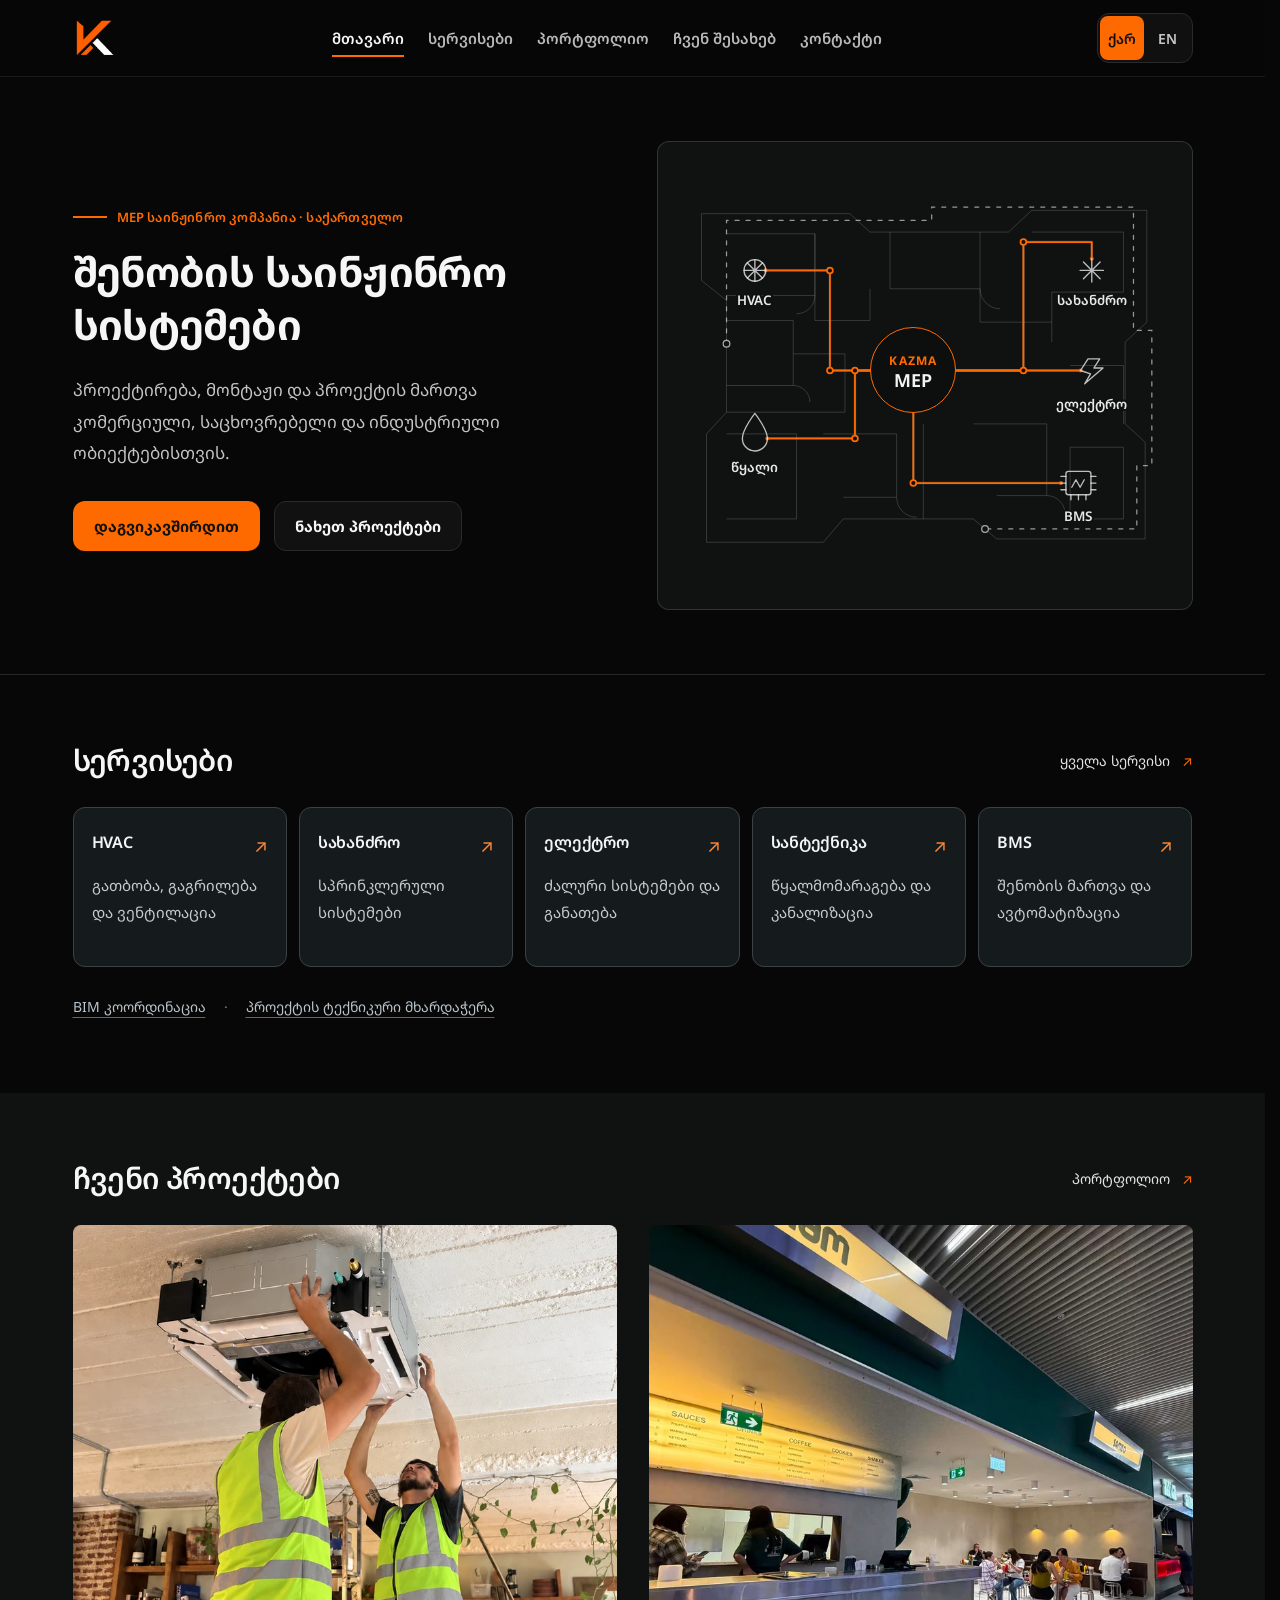
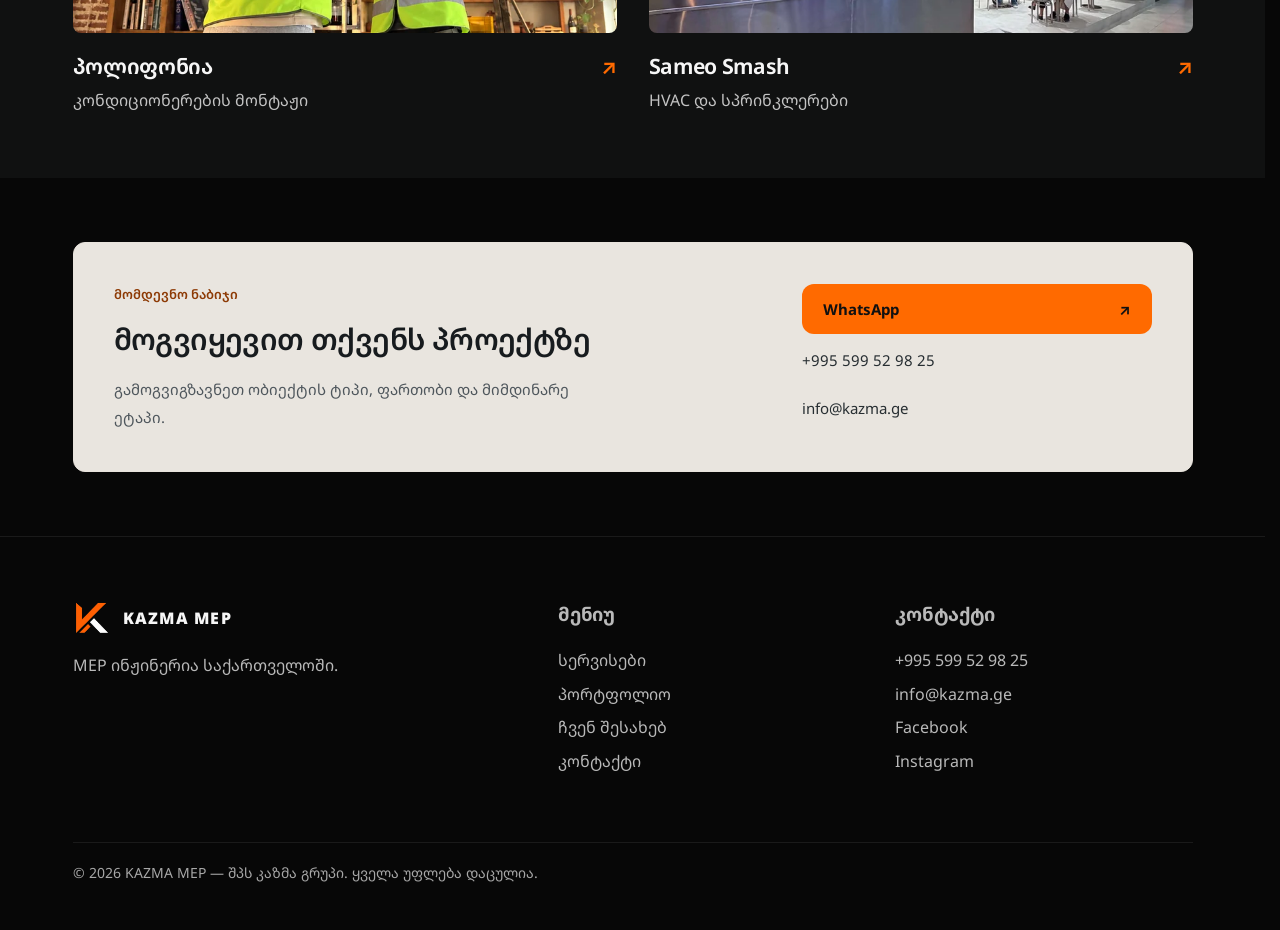
<file: index.html>
<!DOCTYPE html>
<html lang="ka">
<head>
<meta charset="utf-8"/>
<meta content="width=device-width, initial-scale=1, viewport-fit=cover" name="viewport"/>
<title>KAZMA MEP | MEP Design, Installation &amp; Coordination in Georgia</title>
<meta content="KAZMA MEP provides HVAC, fire safety, electrical and BMS, plumbing, BIM design and MEP project coordination services in Georgia." name="description"/>
<meta content="#070707" name="theme-color"/>
<meta content="KAZMA MEP | MEP Engineering in Georgia" property="og:title"/>
<meta content="MEP design, installation and coordination for HVAC, fire safety, electrical and BMS, plumbing and BIM projects in Georgia." property="og:description"/>
<meta content="website" property="og:type"/>
<meta content="https://kazma.ge/kazma-sameo-og.jpg" property="og:image"/>
<meta content="1200" property="og:image:width"/>
<meta content="630" property="og:image:height"/>
<meta content="Completed Sameo Smash commercial interior and visible MEP ceiling systems" property="og:image:alt"/>
<meta content="https://kazma.ge/" property="og:url"/>
<meta content="ka_GE" property="og:locale"/>
<meta content="en_US" property="og:locale:alternate"/>
<meta content="summary_large_image" name="twitter:card"/>
<meta content="KAZMA MEP | MEP Design, Installation &amp; Coordination in Georgia" name="twitter:title"/>
<meta content="HVAC, fire safety, electrical and BMS, plumbing, BIM design and project coordination services in Georgia." name="twitter:description"/>
<meta content="https://kazma.ge/kazma-sameo-og.jpg" name="twitter:image"/>
<meta content="Completed Sameo Smash commercial interior and visible MEP ceiling systems" name="twitter:image:alt"/>
<meta content="index,follow,max-image-preview:large" name="robots"/>
<meta content="dark" name="color-scheme"/>
<link href="https://kazma.ge/" rel="canonical"/>
<link href="kazma-mark-icon-transparent.png" rel="icon" type="image/png"/>
<link href="https://fonts.googleapis.com" rel="preconnect"/>
<link crossorigin="" href="https://fonts.gstatic.com" rel="preconnect"/>
<link href="https://fonts.googleapis.com/css2?family=Inter:wght@400;500;600;700;800;900&amp;family=Noto+Sans+Georgian:wght@400;500;600;700;800;900&amp;display=swap" rel="stylesheet"/>
<link href="style.css?v=20260925" rel="stylesheet"/>
<link href="home.css?v=20261005-restored-icons" rel="stylesheet"/>
<link href="site-ui.css?v=20261026" rel="stylesheet"/>
<link href="home-content.css?v=20261023" rel="stylesheet"/>
<script type="application/ld+json">{"@context":"https://schema.org","@graph":[{"@type":"Organization","@id":"https://kazma.ge/#organization","name":"KAZMA MEP","legalName":"Kazma Group LLC","url":"https://kazma.ge/","logo":{"@type":"ImageObject","url":"https://kazma.ge/kazma-logo-full-tight.png"},"email":"info@kazma.ge","telephone":"+995599529825","areaServed":{"@type":"Country","name":"Georgia"},"sameAs":["https://www.facebook.com/KAZMAMEP","https://www.instagram.com/kazmamep/"],"knowsAbout":["HVAC","Fire safety systems","Electrical systems","Building Management Systems","Plumbing and sanitary systems","BIM coordination","MEP project management"]},{"@type":"WebSite","@id":"https://kazma.ge/#website","url":"https://kazma.ge/","name":"KAZMA MEP","publisher":{"@id":"https://kazma.ge/#organization"},"inLanguage":["ka","en"]}]}</script>
</head>
<body class="home-page" data-page-title-en="KAZMA MEP | MEP Design, Installation &amp; Coordination in Georgia" data-page-title-ka="KAZMA MEP | MEP ინჟინერია საქართველოში">
<a class="skip-link" href="#main-content"><span class="ka">მთავარ კონტენტზე გადასვლა</span><span class="en">Skip to main content</span></a>
<header class="site-header">
<div class="container nav-wrap">
<a aria-label="KAZMA MEP home" class="brand" href="/">
<img alt="KAZMA MEP logo mark" data-logo-img="" decoding="async" height="144" src="kazma-mark-icon-144.png" width="144"/>
<span class="brand-fallback" data-logo-fallback="">K</span><span class="sr-only">KAZMA MEP</span>
</a>
<nav aria-label="მთავარი ნავიგაცია / Main navigation" class="nav" id="primary-navigation">
<a aria-current="page" class="active" href="/"><span class="ka">მთავარი</span><span class="en">Home</span></a>
<a href="/services"><span class="ka">სერვისები</span><span class="en">Services</span></a>
<a href="/portfolio"><span class="ka">პორტფოლიო</span><span class="en">Portfolio</span></a>
<a href="/about"><span class="ka">ჩვენ შესახებ</span><span class="en">About</span></a>
<a href="/contact"><span class="ka">კონტაქტი</span><span class="en">Contact</span></a>
</nav>
<div class="header-actions">
<div aria-label="Language switcher" class="lang-toggle">
<button aria-label="ქართული ენის არჩევა" aria-pressed="true" data-lang="ka" type="button">ქარ</button>
<button aria-label="Switch to English" aria-pressed="false" data-lang="en" type="button">EN</button>
</div>
<button aria-controls="primary-navigation" aria-expanded="false" aria-label="მენიუს გახსნა" class="menu-btn" type="button"><span></span><span></span><span></span></button>
</div>
</div>
</header>

<main id="main-content" tabindex="-1">
<section class="home-hero">
<div class="container home-hero-grid">
<div class="home-hero-copy">
<div class="eyebrow"><span class="ka">MEP საინჟინრო კომპანია · საქართველო</span><span class="en">MEP engineering company · Georgia</span></div>
<h1><span class="ka">შენობის საინჟინრო სისტემები</span><span class="en">Engineering systems for buildings</span></h1>
<p class="lead"><span class="ka">პროექტირება, მონტაჟი და პროექტის მართვა კომერციული, საცხოვრებელი და ინდუსტრიული ობიექტებისთვის.</span><span class="en">Design, installation and project management for commercial, residential and industrial buildings.</span></p>
<div class="hero-actions">
<a class="btn btn-primary" href="/contact"><span class="ka">დაგვიკავშირდით</span><span class="en">Contact us</span></a>
<a class="btn btn-secondary" href="/portfolio"><span class="ka">ნახეთ პროექტები</span><span class="en">View projects</span></a>
</div>
</div>
<div aria-label="KAZMA MEP-ის საკოორდინაციო სქემა: HVAC, სახანძრო უსაფრთხოების, ელექტრო, სანტექნიკისა და BMS სისტემები" class="home-hero-media home-schematic" data-aria-en="KAZMA MEP coordination schematic: HVAC, fire safety, electrical, plumbing and BMS systems" data-aria-ka="KAZMA MEP-ის საკოორდინაციო სქემა: HVAC, სახანძრო უსაფრთხოების, ელექტრო, სანტექნიკისა და BMS სისტემები" role="img">
<svg aria-hidden="true" class="home-schematic-svg home-schematic-desktop" focusable="false" viewBox="0 0 640 560">
<g class="home-plan-line">
<path d="M52 86H230L254 108H420L448 82H586V216L560 240V338L584 360V476H406L378 452H222L198 480H58V350L82 324V190L52 166Z"/>
<path d="M82 110H188V184H82M188 110V214H254M278 108V176H386V108M448 108H558V180H472V240"/>
<path d="M82 214H162V292H82M162 254H224V324H82M254 176V214M386 176V216H472"/>
<path d="M82 350H166V452H82M198 350H286V426H222M318 338V452M378 338H466V424H406M494 268H558V338M494 366H558V452H494Z"/>
<path d="M188 184A22 22 0 0 1 166 206M386 176A24 24 0 0 0 410 200M162 292A20 20 0 0 1 182 312M286 426A24 24 0 0 0 310 450M466 424A22 22 0 0 1 488 446"/>
</g>
<path class="home-route home-route-signal" d="M82 242V94H328V78H570V226H592V388H574V464H392"/>
<g class="home-route home-route-base"><path d="M306 274H206V154H129"/><path d="M306 274H438V120H520V140"/><path d="M306 274H506.5"/><path d="M306 274H236V355.5H131"/><path d="M306 274V409H483"/></g>
<g class="home-route"><path class="home-route-live" d="M306 274H206V154H129" style="--route-delay: 0.10s"/><path class="home-route-live" d="M306 274H438V120H520V140" style="--route-delay: 0.28s"/><path class="home-route-live" d="M306 274H506.5" style="--route-delay: 0.46s"/><path class="home-route-live" d="M306 274H236V355.5H131" style="--route-delay: 0.64s"/><path class="home-route-live" d="M306 274V409H483" style="--route-delay: 0.82s"/></g>
<g><circle class="home-route-node" cx="206" cy="274" r="3.5"/><circle class="home-route-node" cx="206" cy="154" r="3.5"/><circle class="home-route-node" cx="438" cy="274" r="3.5"/><circle class="home-route-node" cx="438" cy="120" r="3.5"/><circle class="home-route-node" cx="236" cy="274" r="3.5"/><circle class="home-route-node" cx="236" cy="355.5" r="3.5"/><circle class="home-route-node" cx="306" cy="409" r="3.5"/><circle class="home-route-packet" cx="129" cy="154" r="2.5"/><circle class="home-route-packet" cx="520" cy="140" r="2.5"/><circle class="home-route-packet" cx="506.5" cy="274" r="2.5"/><circle class="home-route-packet" cx="131" cy="355.5" r="2.5"/><circle class="home-route-packet" cx="483" cy="409" r="2.5"/></g>
<g class="home-system" data-system="hvac"><g class="home-system-icon" data-system-icon="hvac" transform="translate(116 154)"><g transform="translate(-103 -134)"><circle cx="103" cy="134" r="13"/><path d="M103 121V147M90 134H116M94 125L112 143M112 125L94 143"/></g></g><g data-system-label="hvac"><text class="home-schematic-label" x="116" y="196">HVAC</text></g></g>
<g class="home-system" data-system="fire"><g class="home-system-icon" data-system-icon="fire" transform="translate(520 154)"><g transform="translate(-536 -142)"><path d="M536 128V156M522 142H550M526 132L546 152M546 132L526 152"/></g></g><g data-system-label="fire"><text class="home-schematic-label ka" x="520" y="196">სახანძრო</text><text class="home-schematic-label en" x="520" y="196">Fire safety</text></g></g>
<g class="home-system" data-system="power"><g class="home-system-icon" data-system-icon="power" transform="translate(520 275)"><g transform="translate(-536.5 -293)"><path d="M523 292L532 278H546L539 289H550L528 308L535 296Z"/></g></g><g data-system-label="power"><text class="home-schematic-label ka" x="520" y="320">ელექტრო</text><text class="home-schematic-label en" x="520" y="320">Electrical</text></g></g>
<g class="home-system" data-system="water"><g class="home-system-icon" data-system-icon="water" transform="translate(116 348)"><g transform="translate(-103 -299.5)"><path d="M103 277S88 296 88 307a15 15 0 0 0 30 0c0-11-15-30-15-30Z"/></g></g><g data-system-label="water"><text class="home-schematic-label ka" x="116" y="396">წყალი</text><text class="home-schematic-label en" x="116" y="396">Plumbing</text></g></g>
<g class="home-system" data-system="bms"><g class="home-system-icon" data-system-icon="bms" transform="translate(504 412)"><g transform="translate(-535 -419)"><rect height="28" rx="3" width="30" x="520" y="402"/><path d="M527 421L532 412L537 421L542 412M526 436V430M535 436V430M544 436V430M514 408H520M514 416H520M514 424H520M550 408H556M550 416H556M550 424H556"/></g></g><g data-system-label="bms"><text class="home-schematic-label" x="504" y="454">BMS</text></g></g>
<g><circle class="home-signal-node" cx="392" cy="464" r="4"/><circle class="home-signal-node" cx="82" cy="242" r="4"/></g>
</svg>
<svg aria-hidden="true" class="home-schematic-svg home-schematic-mobile" focusable="false" viewBox="0 0 360 320">
<g class="home-plan-line"><path d="M26 24H118L130 36H244L258 24H334V130L322 142V212L334 224V302H218L202 288H130L114 302H26V228L38 216V142L26 130Z"/></g>
<path class="home-route home-route-signal" d="M38 156H14V14H184V8H346V132H350V224H344V310H218V302"/>
<g class="home-route home-route-base"><path d="M180 152H118V58H77"/><path d="M180 152H242V40H296V44"/><path d="M180 152H282.5"/><path d="M180 152H128V241.5H79"/><path d="M180 152V239H275"/></g>
<g class="home-route"><path class="home-route-live" d="M180 152H118V58H77" style="--route-delay: 0.10s"/><path class="home-route-live" d="M180 152H242V40H296V44" style="--route-delay: 0.28s"/><path class="home-route-live" d="M180 152H282.5" style="--route-delay: 0.46s"/><path class="home-route-live" d="M180 152H128V241.5H79" style="--route-delay: 0.64s"/><path class="home-route-live" d="M180 152V239H275" style="--route-delay: 0.82s"/></g>
<g><circle class="home-route-node" cx="118" cy="152" r="3.5"/><circle class="home-route-node" cx="118" cy="58" r="3.5"/><circle class="home-route-node" cx="242" cy="152" r="3.5"/><circle class="home-route-node" cx="242" cy="40" r="3.5"/><circle class="home-route-node" cx="128" cy="152" r="3.5"/><circle class="home-route-node" cx="128" cy="241.5" r="3.5"/><circle class="home-route-node" cx="180" cy="239" r="3.5"/><circle class="home-route-packet" cx="77" cy="58" r="2.5"/><circle class="home-route-packet" cx="296" cy="44" r="2.5"/><circle class="home-route-packet" cx="282.5" cy="152" r="2.5"/><circle class="home-route-packet" cx="79" cy="241.5" r="2.5"/><circle class="home-route-packet" cx="275" cy="239" r="2.5"/></g>
<g class="home-system" data-system="hvac"><g class="home-system-icon" data-system-icon="hvac" transform="translate(64 58)"><g transform="translate(-103 -134)"><circle cx="103" cy="134" r="13"/><path d="M103 121V147M90 134H116M94 125L112 143M112 125L94 143"/></g></g><g data-system-label="hvac"><text class="home-schematic-label" x="64" y="100">HVAC</text></g></g>
<g class="home-system" data-system="fire"><g class="home-system-icon" data-system-icon="fire" transform="translate(296 58)"><g transform="translate(-536 -142)"><path d="M536 128V156M522 142H550M526 132L546 152M546 132L526 152"/></g></g><g data-system-label="fire"><text class="home-schematic-label ka" x="296" y="100">სახანძრო</text><text class="home-schematic-label en" x="296" y="100">Fire safety</text></g></g>
<g class="home-system" data-system="power"><g class="home-system-icon" data-system-icon="power" transform="translate(296 153)"><g transform="translate(-536.5 -293)"><path d="M523 292L532 278H546L539 289H550L528 308L535 296Z"/></g></g><g data-system-label="power"><text class="home-schematic-label ka" x="296" y="196">ელექტრო</text><text class="home-schematic-label en" x="296" y="196">Electrical</text></g></g>
<g class="home-system" data-system="water"><g class="home-system-icon" data-system-icon="water" transform="translate(64 234)"><g transform="translate(-103 -299.5)"><path d="M103 277S88 296 88 307a15 15 0 0 0 30 0c0-11-15-30-15-30Z"/></g></g><g data-system-label="water"><text class="home-schematic-label ka" x="64" y="284">წყალი</text><text class="home-schematic-label en" x="64" y="284">Plumbing</text></g></g>
<g class="home-system" data-system="bms"><g class="home-system-icon" data-system-icon="bms" transform="translate(296 242)"><g transform="translate(-535 -419)"><rect height="28" rx="3" width="30" x="520" y="402"/><path d="M527 421L532 412L537 421L542 412M526 436V430M535 436V430M544 436V430M514 408H520M514 416H520M514 424H520M550 408H556M550 416H556M550 424H556"/></g></g><g data-system-label="bms"><text class="home-schematic-label" x="296" y="284">BMS</text></g></g>
<g><circle class="home-signal-node" cx="218" cy="302" r="4"/><circle class="home-signal-node" cx="38" cy="156" r="4"/></g>
</svg>
<div class="home-schematic-core"><div><span>KAZMA</span><strong>MEP</strong></div></div>
</div>
</div>
</section>

<section aria-labelledby="home-services-title" class="home-services-section">
<div class="container">
<header class="home-section-heading">
<h2 id="home-services-title"><span class="ka">სერვისები</span><span class="en">Services</span></h2>
<a class="home-arrow-link" href="/services"><span class="ka">ყველა სერვისი</span><span class="en">All services</span><span aria-hidden="true">↗</span></a>
</header>
<ul class="home-service-links" role="list">
<li><a class="home-service-card" href="/services#hvac"><h3>HVAC</h3><p><span class="ka">გათბობა, გაგრილება და ვენტილაცია</span><span class="en">Heating, cooling and ventilation</span></p><span class="home-service-arrow" aria-hidden="true">↗</span></a></li>
<li><a class="home-service-card" href="/services#fire-safety"><h3><span class="ka">სახანძრო</span><span class="en">Fire safety</span></h3><p><span class="ka">სპრინკლერული სისტემები</span><span class="en">Sprinkler systems</span></p><span class="home-service-arrow" aria-hidden="true">↗</span></a></li>
<li><a class="home-service-card" href="/services#electrical-bms"><h3><span class="ka">ელექტრო</span><span class="en">Electrical</span></h3><p><span class="ka">ძალური სისტემები და განათება</span><span class="en">Power systems and lighting</span></p><span class="home-service-arrow" aria-hidden="true">↗</span></a></li>
<li><a class="home-service-card" href="/services#plumbing"><h3><span class="ka">სანტექნიკა</span><span class="en">Plumbing</span></h3><p><span class="ka">წყალმომარაგება და კანალიზაცია</span><span class="en">Water supply and drainage</span></p><span class="home-service-arrow" aria-hidden="true">↗</span></a></li>
<li><a class="home-service-card" href="/services#bms"><h3>BMS</h3><p><span class="ka">შენობის მართვა და ავტომატიზაცია</span><span class="en">Building controls and automation</span></p><span class="home-service-arrow" aria-hidden="true">↗</span></a></li>
</ul>
<p class="home-services-support"><a href="/services#bim-coordination"><span class="ka">BIM კოორდინაცია</span><span class="en">BIM coordination</span></a><span class="home-support-divider" aria-hidden="true">·</span><a href="/services#project-support"><span class="ka">პროექტის ტექნიკური მხარდაჭერა</span><span class="en">Technical project support</span></a></p>
</div>
</section>

<section aria-labelledby="home-projects-title" class="home-projects-section">
<div class="container">
<header class="home-section-heading">
<h2 id="home-projects-title"><span class="ka">ჩვენი პროექტები</span><span class="en">Our projects</span></h2>
<a class="home-arrow-link" href="/portfolio"><span class="ka">პორტფოლიო</span><span class="en">Portfolio</span><span aria-hidden="true">↗</span></a>
</header>
<div class="home-projects-grid">
<article class="home-project-preview">
<a href="/portfolio#polyphonia-case">
<div class="home-project-image home-project-image-polyphonia"><img alt="KAZMA-ს ხელოსნები პოლიფონიაში ჭერის კასეტურ კონდიციონერს ამონტაჟებენ" data-alt-ka="KAZMA-ს ხელოსნები პოლიფონიაში ჭერის კასეტურ კონდიციონერს ამონტაჟებენ" data-alt-en="KAZMA technicians installing a ceiling cassette air conditioner at Poliphonia" decoding="async" height="1196" loading="lazy" sizes="(min-width: 1160px) 544px, (min-width: 681px) calc((100vw - 72px) / 2), calc(100vw - 40px)" src="polyphonia-cassette-800.webp" srcset="polyphonia-cassette-480.webp 480w, polyphonia-cassette-800.webp 800w, polyphonia-cassette-1200.webp 1200w" width="1315"/></div>
<div class="home-project-caption">
<h3><span class="ka">პოლიფონია</span><span class="en">Poliphonia Wine Bar</span><span aria-hidden="true">↗</span></h3>
<p><span class="ka">კონდიციონერების მონტაჟი</span><span class="en">Air conditioning installation</span></p>
</div>
</a>
</article>
<article class="home-project-preview">
<a href="/portfolio#sameo-case">
<div class="home-project-image home-project-image-sameo"><img alt="Sameo Smash-ის დასრულებული კომერციული სივრცე City Mall-ში" data-alt-ka="Sameo Smash-ის დასრულებული კომერციული სივრცე City Mall-ში" data-alt-en="Completed Sameo Smash commercial interior at City Mall" decoding="async" height="1600" loading="lazy" sizes="(min-width: 1160px) 544px, (min-width: 681px) calc((100vw - 72px) / 2), calc(100vw - 40px)" src="sameo-completed-counter-800.webp" srcset="sameo-completed-counter-480.webp 480w, sameo-completed-counter-800.webp 800w, sameo-completed-counter-1200.webp 1200w" width="1200"/></div>
<div class="home-project-caption">
<h3>Sameo Smash<span aria-hidden="true">↗</span></h3>
<p><span class="ka">HVAC და სპრინკლერები</span><span class="en">HVAC and sprinklers</span></p>
</div>
</a>
</article>
</div>
</div>
</section>

<section aria-labelledby="home-contact-title" class="home-contact-section">
<div class="container home-contact-layout">
<div class="home-contact-copy">
<p class="home-contact-eyebrow"><span class="ka">მომდევნო ნაბიჯი</span><span class="en">The next step</span></p>
<h2 id="home-contact-title"><span class="ka">მოგვიყევით თქვენს პროექტზე</span><span class="en">Tell us about your project</span></h2>
<p><span class="ka">გამოგვიგზავნეთ ობიექტის ტიპი, ფართობი და მიმდინარე ეტაპი.</span><span class="en">Send us the project type, approximate area and current stage.</span></p>
</div>
<div class="home-contact-actions">
<a class="btn btn-primary" href="https://wa.me/995599529825" rel="noopener noreferrer" target="_blank">WhatsApp<span aria-hidden="true">↗</span></a>
<a class="home-contact-link" href="tel:+995599529825">+995 599 52 98 25</a>
<a class="home-contact-link" href="mailto:info@kazma.ge">info@kazma.ge</a>
</div>
</div>
</section>
</main>

<footer class="site-footer">
<div class="container">
<div class="footer-grid">
<div><div class="footer-logo"><img alt="KAZMA MEP logo mark" data-logo-img="" decoding="async" height="144" src="kazma-mark-icon-144.png" width="144"/><span class="brand-fallback small" data-logo-fallback="">K</span><span>KAZMA MEP</span></div><p><span class="ka">MEP ინჟინერია საქართველოში.</span><span class="en">MEP engineering in Georgia.</span></p></div>
<div><h3><span class="ka">მენიუ</span><span class="en">Menu</span></h3><div class="footer-links"><a href="/services"><span class="ka">სერვისები</span><span class="en">Services</span></a><a href="/portfolio"><span class="ka">პორტფოლიო</span><span class="en">Portfolio</span></a><a href="/about"><span class="ka">ჩვენ შესახებ</span><span class="en">About</span></a><a href="/contact"><span class="ka">კონტაქტი</span><span class="en">Contact</span></a></div></div>
<div><h3><span class="ka">კონტაქტი</span><span class="en">Contact</span></h3><div class="footer-links"><a href="tel:+995599529825">+995 599 52 98 25</a><a href="mailto:info@kazma.ge">info@kazma.ge</a><a href="https://www.facebook.com/KAZMAMEP" rel="noopener noreferrer" target="_blank">Facebook</a><a href="https://www.instagram.com/kazmamep/" rel="noopener noreferrer" target="_blank">Instagram</a></div></div>
</div>
<div class="copyright"><span>© <span data-year=""></span> KAZMA MEP — <span class="ka">შპს კაზმა გრუპი. ყველა უფლება დაცულია.</span><span class="en">Kazma Group LLC. All rights reserved.</span></span></div>
</div>
</footer>
<script src="script.js?v=20261026"></script>
</body>
</html>
</file>
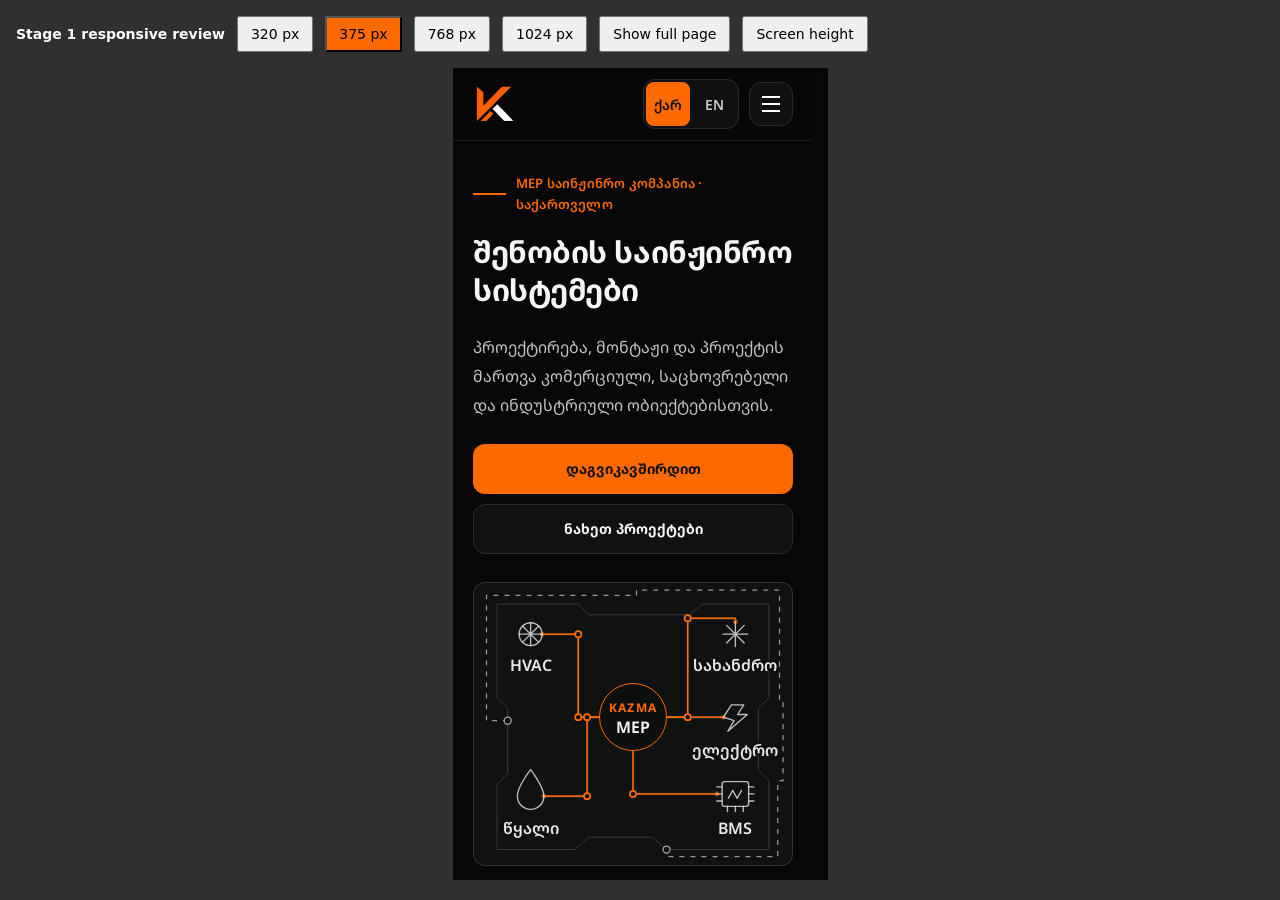
<file: __review_stage1.html>
<!doctype html>
<html lang="en"><meta charset="utf-8"><meta name="robots" content="noindex,nofollow"><meta name="viewport" content="width=device-width,initial-scale=1">
<title>KAZMA stage 1 responsive review</title>
<style>body{margin:0;background:#303030;color:#fff;font:14px system-ui}header{padding:16px;display:flex;gap:12px;align-items:center;flex-wrap:wrap}button{font:inherit;padding:8px 12px}iframe{display:block;border:0;margin:0 auto 20px;width:375px;height:812px;background:#070707}button[aria-pressed=true]{background:#ff6a00}</style>
<header><strong>Stage 1 responsive review</strong><button data-width="320">320 px</button><button data-width="375" aria-pressed="true">375 px</button><button data-width="768">768 px</button><button data-width="1024">1024 px</button><button id="fit">Show full page</button><button id="screen">Screen height</button><output id="size"></output></header>
<iframe id="preview" title="KAZMA responsive homepage" src="/"></iframe>
<script>
const frame=document.querySelector('iframe');
document.querySelectorAll('[data-width]').forEach(button=>button.addEventListener('click',()=>{
 document.querySelectorAll('[data-width]').forEach(b=>b.setAttribute('aria-pressed',b===button?'true':'false'));
 frame.style.width=button.dataset.width+'px';
 frame.style.height='812px';
 document.querySelector('output').textContent=button.dataset.width+' CSS pixels';
}));
document.querySelector('#fit').addEventListener('click',()=>{frame.style.height=(frame.contentDocument.documentElement.scrollHeight+2)+'px'});
document.querySelector('#screen').addEventListener('click',()=>{frame.style.height='812px'});
</script></html>
</file>
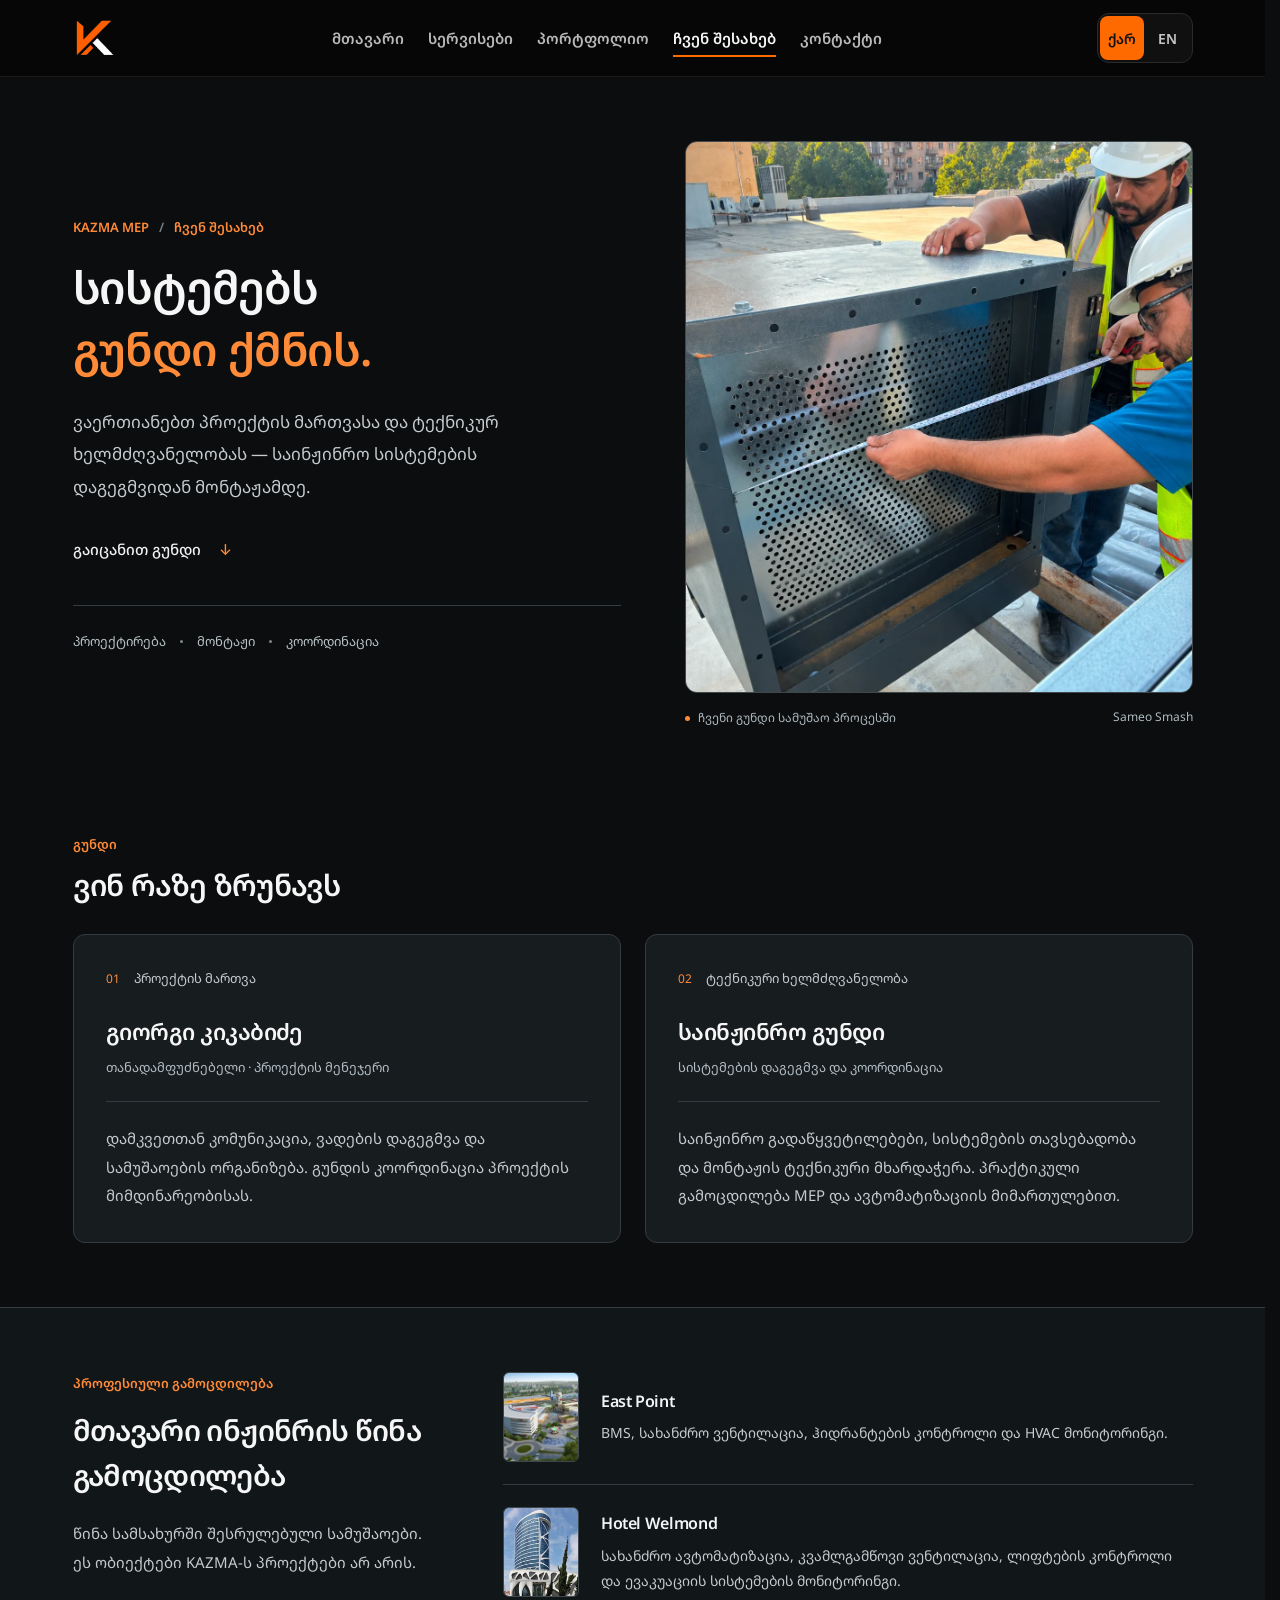
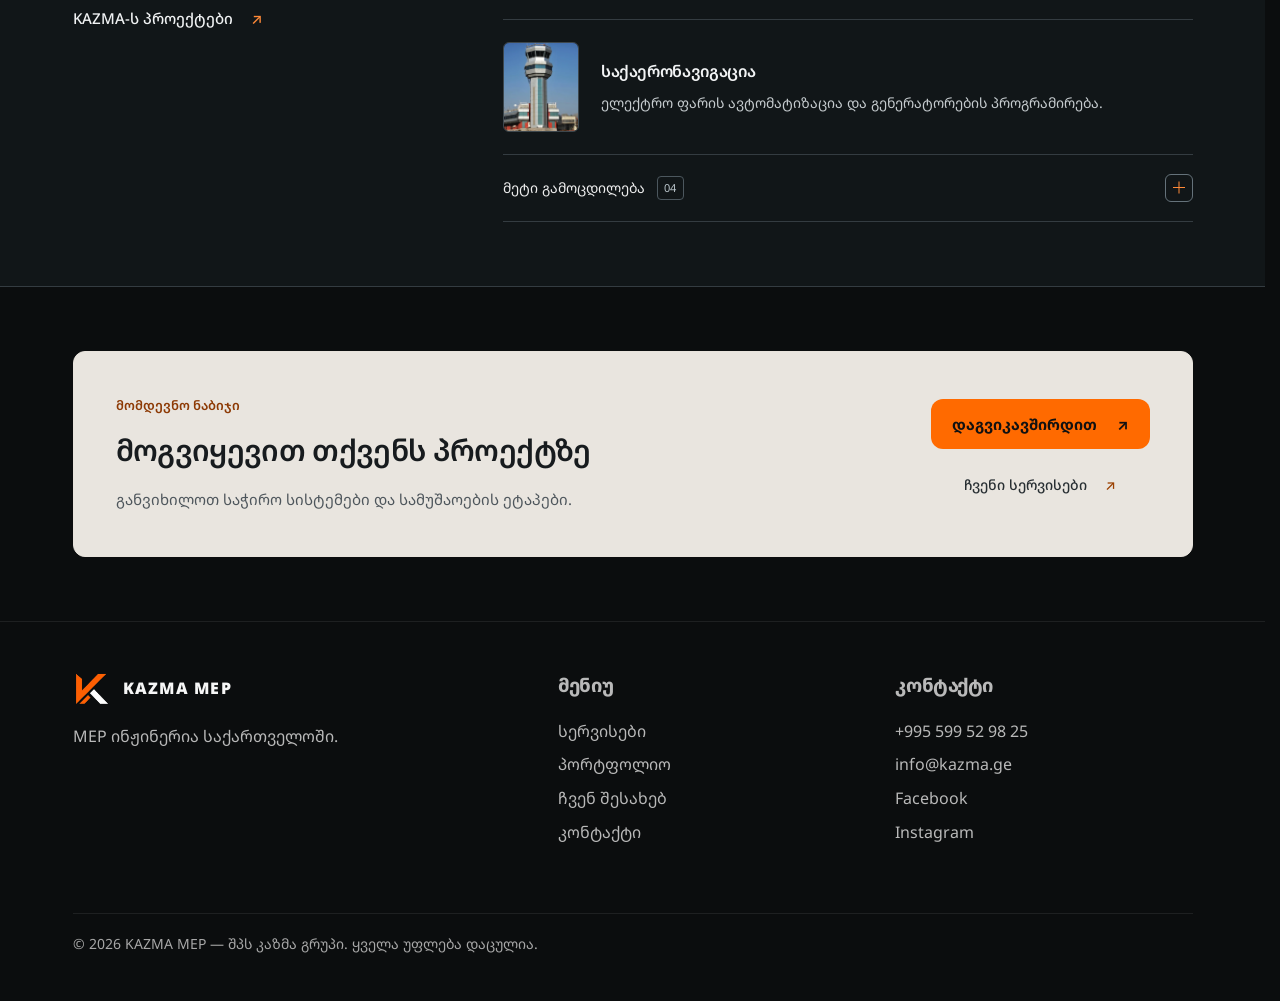
<file: about.html>
<!DOCTYPE html>

<html lang="ka">
<head>
<meta charset="utf-8"/>
<meta content="width=device-width, initial-scale=1, viewport-fit=cover" name="viewport"/>
<title>About KAZMA MEP | Team and Experience</title>
<meta content="Meet the KAZMA MEP team and learn about our project-management roles and our lead engineer’s previous professional experience." name="description"/>
<meta content="#070707" name="theme-color"/>
<link href="https://kazma.ge/about" rel="canonical"/>
<meta content="About KAZMA MEP | Team and Experience" property="og:title"/>
<meta content="The KAZMA MEP team, its responsibilities and the lead engineer’s previous professional experience." property="og:description"/>
<meta content="website" property="og:type"/>
<meta content="https://kazma.ge/about" property="og:url"/>
<meta content="https://kazma.ge/sameo-rooftop-measurement-01.webp" property="og:image"/>
<link href="kazma-mark-icon-transparent.png" rel="icon" type="image/png"/>
<link href="https://fonts.googleapis.com" rel="preconnect"/><link crossorigin="" href="https://fonts.gstatic.com" rel="preconnect"/><link href="https://fonts.googleapis.com/css2?family=Inter:wght@400;500;600;700;800;900&amp;family=Noto+Sans+Georgian:wght@400;500;600;700;800;900&amp;display=swap" rel="stylesheet"/><link href="style.css?v=20260925" rel="stylesheet"/>
<link href="company-pages.css?v=20260930d" rel="stylesheet"/>
<link href="site-ui.css?v=20261026" rel="stylesheet"/>
<link href="about-page.css?v=20261023" rel="stylesheet"/>
<meta content="index,follow,max-image-preview:large" name="robots"/><meta content="dark" name="color-scheme"/><meta content="ka_GE" property="og:locale"/><meta content="en_US" property="og:locale:alternate"/><meta content="summary_large_image" name="twitter:card"/><meta content="About KAZMA MEP | Team and Experience" name="twitter:title"/><meta content="Meet the KAZMA MEP team and learn about our project-management roles and our lead engineer’s previous professional experience." name="twitter:description"/><meta content="https://kazma.ge/sameo-rooftop-measurement-01.webp" name="twitter:image"/></head>
<body class="about-page company-page" data-page-title-en="About KAZMA MEP | Team and Experience" data-page-title-ka="KAZMA MEP-ის შესახებ | გუნდი და გამოცდილება"><a class="skip-link" href="#main-content"><span class="ka">მთავარ კონტენტზე გადასვლა</span><span class="en">Skip to main content</span></a>
<header class="site-header">
<div class="container nav-wrap">
<a aria-label="KAZMA MEP home" class="brand" href="/">
<img alt="KAZMA MEP logo mark" data-logo-img="" decoding="async" height="144" src="kazma-mark-icon-144.png" width="144"/>
<span class="brand-fallback" data-logo-fallback="">K</span>
<span class="sr-only">KAZMA MEP</span>
</a>
<nav aria-label="მთავარი ნავიგაცია / Main navigation" class="nav" id="primary-navigation">
<a href="/"><span class="ka">მთავარი</span><span class="en">Home</span></a>
<a href="/services"><span class="ka">სერვისები</span><span class="en">Services</span></a>
<a href="/portfolio"><span class="ka">პორტფოლიო</span><span class="en">Portfolio</span></a>
<a aria-current="page" class="active" href="/about"><span class="ka">ჩვენ შესახებ</span><span class="en">About</span></a>
<a href="/contact"><span class="ka">კონტაქტი</span><span class="en">Contact</span></a>
</nav>
<div class="header-actions">
<div aria-label="Language switcher" class="lang-toggle">
<button aria-label="ქართული ენის არჩევა" aria-pressed="true" data-lang="ka" type="button">ქარ</button>
<button aria-label="Switch to English" aria-pressed="false" data-lang="en" type="button">EN</button>
</div>
<button aria-controls="primary-navigation" aria-expanded="false" aria-label="მენიუს გახსნა" class="menu-btn" type="button">
<span></span><span></span><span></span>
</button>
</div>
</div>
</header>
<main id="main-content" tabindex="-1">
<section class="about-intro" aria-labelledby="about-title">
<div class="container about-intro-grid">
<div class="about-intro-copy">
<p class="about-eyebrow"><span>KAZMA MEP</span><span aria-hidden="true">/</span><span class="ka">ჩვენ შესახებ</span><span class="en">About us</span></p>
<h1 id="about-title"><span class="ka">სისტემებს<br/><em>გუნდი ქმნის.</em></span><span class="en">Behind every system,<br/><em>a team.</em></span></h1>
<p class="about-lead"><span class="ka">ვაერთიანებთ პროექტის მართვასა და ტექნიკურ ხელმძღვანელობას — საინჟინრო სისტემების დაგეგმვიდან მონტაჟამდე.</span><span class="en">We bring project management and technical leadership together, from engineering design to installation.</span></p>
<a class="about-text-link" href="#team"><span class="ka">გაიცანით გუნდი</span><span class="en">Meet the team</span><span aria-hidden="true">↓</span></a>
<div class="about-disciplines" aria-label="საქმიანობის მიმართულებები" data-aria-ka="საქმიანობის მიმართულებები" data-aria-en="Areas of work"><span><span class="ka">პროექტირება</span><span class="en">Design</span></span><span><span class="ka">მონტაჟი</span><span class="en">Installation</span></span><span><span class="ka">კოორდინაცია</span><span class="en">Coordination</span></span></div>
</div>
<figure class="about-work-photo">
<div class="about-photo-frame"><img src="sameo-rooftop-measurement-01.webp" width="1122" height="1402" alt="KAZMA-ს ინჟინრები Sameo Smash-ის სახურავზე მოწყობილობას ზომავენ" data-alt-ka="KAZMA-ს ინჟინრები Sameo Smash-ის სახურავზე მოწყობილობას ზომავენ" data-alt-en="KAZMA engineers measuring equipment on the Sameo Smash rooftop" decoding="async" loading="eager" fetchpriority="high"/></div>
<figcaption><span class="about-photo-caption"><span class="ka">ჩვენი გუნდი სამუშაო პროცესში</span><span class="en">Our team at work</span></span><span>Sameo Smash</span></figcaption>
</figure>
</div>
</section>

<section class="about-team" id="team" aria-labelledby="team-roles-title">
<div class="container">
<header class="about-section-heading"><p class="about-eyebrow"><span class="ka">გუნდი</span><span class="en">The team</span></p><h2 id="team-roles-title"><span class="ka">ვინ რაზე ზრუნავს</span><span class="en">Who takes care of what</span></h2></header>
<div class="about-team-grid">
<article class="about-person" data-team-role="project-management">
<p class="about-role-label"><span aria-hidden="true">01</span><span class="ka">პროექტის მართვა</span><span class="en">Project management</span></p>
<h3><span class="ka">გიორგი კიკაბიძე</span><span class="en">Giorgi Kikabidze</span></h3>
<p class="about-person-role"><span class="ka">თანადამფუძნებელი · პროექტის მენეჯერი</span><span class="en">Co-founder · Project Manager</span></p>
<p class="about-person-copy"><span class="ka">დამკვეთთან კომუნიკაცია, ვადების დაგეგმვა და სამუშაოების ორგანიზება. გუნდის კოორდინაცია პროექტის მიმდინარეობისას.</span><span class="en">Client communication, scheduling and organization of site work. Team coordination throughout the project.</span></p>
</article>
<article class="about-person" data-team-role="technical-leadership">
<p class="about-role-label"><span aria-hidden="true">02</span><span class="ka">ტექნიკური ხელმძღვანელობა</span><span class="en">Technical leadership</span></p>
<h3><span class="ka">საინჟინრო გუნდი</span><span class="en">Engineering team</span></h3>
<p class="about-person-role"><span class="ka">სისტემების დაგეგმვა და კოორდინაცია</span><span class="en">System design and coordination</span></p>
<p class="about-person-copy"><span class="ka">საინჟინრო გადაწყვეტილებები, სისტემების თავსებადობა და მონტაჟის ტექნიკური მხარდაჭერა. პრაქტიკული გამოცდილება MEP და ავტომატიზაციის მიმართულებით.</span><span class="en">Engineering decisions, system coordination and technical support during installation. Practical experience in MEP and automation.</span></p>
</article>
</div>
</div>
</section>

<section class="about-experience" id="team-experience" aria-labelledby="team-experience-title">
<div class="container about-experience-grid">
<header class="about-experience-intro"><p class="about-eyebrow"><span class="ka">პროფესიული გამოცდილება</span><span class="en">Professional experience</span></p><h2 id="team-experience-title"><span class="ka">მთავარი ინჟინრის წინა გამოცდილება</span><span class="en">Our lead engineer’s previous experience</span></h2><p class="about-experience-note"><span class="ka">წინა სამსახურში შესრულებული სამუშაოები. ეს ობიექტები KAZMA-ს პროექტები არ არის.</span><span class="en">Work from our lead engineer’s previous role. These are not KAZMA projects.</span></p><a class="about-text-link" href="/portfolio"><span class="ka">KAZMA-ს პროექტები</span><span class="en">KAZMA projects</span><span aria-hidden="true">↗</span></a></header>
<div class="about-experience-index">
<ul class="about-experience-list">
<li><img class="company-experience-thumbnail" src="team-exp-east-point.webp" width="306" height="442" alt="East Point-ის სავაჭრო კომპლექსი თბილისში" data-alt-ka="East Point-ის სავაჭრო კომპლექსი თბილისში" data-alt-en="East Point retail complex in Tbilisi" loading="lazy" decoding="async"/><h3><span class="ka">East Point</span><span class="en">East Point</span></h3><p><span class="ka">BMS, სახანძრო ვენტილაცია, ჰიდრანტების კონტროლი და HVAC მონიტორინგი.</span><span class="en">BMS, fire ventilation, hydrant control and HVAC monitoring.</span></p></li>
<li><img class="company-experience-thumbnail" src="team-exp-hotel-welmond.webp" width="320" height="343" alt="Hotel Welmond ბათუმში" data-alt-ka="Hotel Welmond ბათუმში" data-alt-en="Hotel Welmond in Batumi" loading="lazy" decoding="async"/><h3><span class="ka">Hotel Welmond</span><span class="en">Hotel Welmond</span></h3><p><span class="ka">სახანძრო ავტომატიზაცია, კვამლგამწოვი ვენტილაცია, ლიფტების კონტროლი და ევაკუაციის სისტემების მონიტორინგი.</span><span class="en">Fire automation, smoke ventilation, elevator control and evacuation-system monitoring.</span></p></li>
<li><img class="company-experience-thumbnail" src="team-exp-georgian-air-navigation.webp" width="307" height="362" alt="საქაერონავიგაციის საკონტროლო კოშკი თბილისში" data-alt-ka="საქაერონავიგაციის საკონტროლო კოშკი თბილისში" data-alt-en="Georgian Air Navigation control tower in Tbilisi" loading="lazy" decoding="async"/><h3><span class="ka">საქაერონავიგაცია</span><span class="en">Georgian Air Navigation</span></h3><p><span class="ka">ელექტრო ფარის ავტომატიზაცია და გენერატორების პროგრამირება.</span><span class="en">Electrical panel automation and generator programming.</span></p></li>
</ul>
<details class="about-experience-more" data-about-disclosure>
<summary><span class="about-more-label"><span class="ka">მეტი გამოცდილება</span><span class="en">More experience</span><span class="about-more-count">04</span></span><span class="about-less-label"><span class="ka">სიის შემცირება</span><span class="en">Show less</span></span><span class="about-disclosure-icon" aria-hidden="true"></span></summary>
<ul class="about-experience-list">
<li><img class="company-experience-thumbnail" src="team-exp-tbilisi-galleria.webp" width="220" height="299" alt="Tbilisi Galleria-ს სავაჭრო ცენტრი" data-alt-ka="Tbilisi Galleria-ს სავაჭრო ცენტრი" data-alt-en="Tbilisi Galleria shopping center" loading="lazy" decoding="async"/><h3><span class="ka">Tbilisi Galleria</span><span class="en">Tbilisi Galleria</span></h3><p><span class="ka">BMS, სახანძრო ვენტილაციის მონიტორინგი, HVAC კონტროლი და მონიტორინგი.</span><span class="en">BMS, fire-ventilation monitoring and HVAC control and monitoring.</span></p></li>
<li><img class="company-experience-thumbnail" src="team-exp-tbilisi-gardens.webp" width="307" height="447" alt="Tbilisi Gardens-ის მრავალფუნქციური შენობა" data-alt-ka="Tbilisi Gardens-ის მრავალფუნქციური შენობა" data-alt-en="Tbilisi Gardens mixed-use building" loading="lazy" decoding="async"/><h3><span class="ka">Tbilisi Gardens</span><span class="en">Tbilisi Gardens</span></h3><p><span class="ka">BMS, სახანძრო ვენტილაციის მონიტორინგი, HVAC და AHU კონტროლი.</span><span class="en">BMS, fire-ventilation monitoring, HVAC and AHU control.</span></p></li>
<li><img class="company-experience-thumbnail" src="team-exp-poti-port.webp" width="324" height="363" alt="ფოთის პორტი" data-alt-ka="ფოთის პორტი" data-alt-en="Poti Port infrastructure" loading="lazy" decoding="async"/><h3><span class="ka">ფოთის პორტი</span><span class="en">Poti Port</span></h3><p><span class="ka">შენობის რეკონსტრუქცია და ელექტრო სისტემები.</span><span class="en">Building reconstruction and electrical systems.</span></p></li>
<li><img class="company-experience-thumbnail" src="team-exp-chiatura-cableway.webp" width="298" height="321" alt="ჭიათურის ახალი საბაგიროს სადგური" data-alt-ka="ჭიათურის ახალი საბაგიროს სადგური" data-alt-en="Chiatura New Cable-way station" loading="lazy" decoding="async"/><h3><span class="ka">ჭიათურის ახალი საბაგირო</span><span class="en">Chiatura New Cable-way</span></h3><p><span class="ka">სუსტი დენების სისტემები და ელექტრომომარაგება.</span><span class="en">Low-voltage systems and electric power.</span></p></li>
</ul>
</details>
</div>
</div>
</section>

<section class="about-contact" aria-labelledby="company-contact-title">
<div class="container">
<div class="about-contact-panel">
<div class="about-contact-copy"><p class="about-eyebrow"><span class="ka">მომდევნო ნაბიჯი</span><span class="en">The next step</span></p><h2 id="company-contact-title"><span class="ka">მოგვიყევით თქვენს პროექტზე</span><span class="en">Tell us about your project</span></h2><p><span class="ka">განვიხილოთ საჭირო სისტემები და სამუშაოების ეტაპები.</span><span class="en">Let’s discuss the systems you need and the stages of your project.</span></p></div>
<div class="about-contact-actions"><a class="btn btn-primary" href="/contact"><span class="ka">დაგვიკავშირდით</span><span class="en">Contact us</span><span aria-hidden="true">↗</span></a><a class="about-text-link" href="/services"><span class="ka">ჩვენი სერვისები</span><span class="en">Our services</span><span aria-hidden="true">↗</span></a></div>
</div>
</div>
</section>
</main>
<footer class="site-footer">
<div class="container">
<div class="footer-grid">
<div>
<div class="footer-logo">
<img alt="KAZMA MEP logo mark" data-logo-img="" decoding="async" height="144" src="kazma-mark-icon-144.png" width="144"/>
<span class="brand-fallback small" data-logo-fallback="">K</span>
<span>KAZMA MEP</span>
</div>
<p><span class="ka">MEP ინჟინერია საქართველოში.</span><span class="en">MEP engineering in Georgia.</span></p>
</div>
<div>
<h3><span class="ka">მენიუ</span><span class="en">Menu</span></h3>
<div class="footer-links">
<a href="/services"><span class="ka">სერვისები</span><span class="en">Services</span></a>
<a href="/portfolio"><span class="ka">პორტფოლიო</span><span class="en">Portfolio</span></a>
<a href="/about"><span class="ka">ჩვენ შესახებ</span><span class="en">About</span></a>
<a href="/contact"><span class="ka">კონტაქტი</span><span class="en">Contact</span></a>
</div>
</div>
<div>
<h3><span class="ka">კონტაქტი</span><span class="en">Contact</span></h3>
<div class="footer-links">
<a href="tel:+995599529825">+995 599 52 98 25</a>
<a href="mailto:info@kazma.ge">info@kazma.ge</a>
<a href="https://www.facebook.com/KAZMAMEP" rel="noopener noreferrer" target="_blank">Facebook</a>
<a href="https://www.instagram.com/kazmamep/" rel="noopener noreferrer" target="_blank">Instagram</a>
</div>
</div>
</div>
<div class="copyright">
<span>© <span data-year=""></span> KAZMA MEP — <span class="ka">შპს კაზმა გრუპი. ყველა უფლება დაცულია.</span><span class="en">Kazma Group LLC. All rights reserved.</span></span>
</div>
</div>
</footer>
<script src="script.js?v=20261026"></script>
<script src="about-page.js?v=20261023"></script>
</body>
</html>
</file>
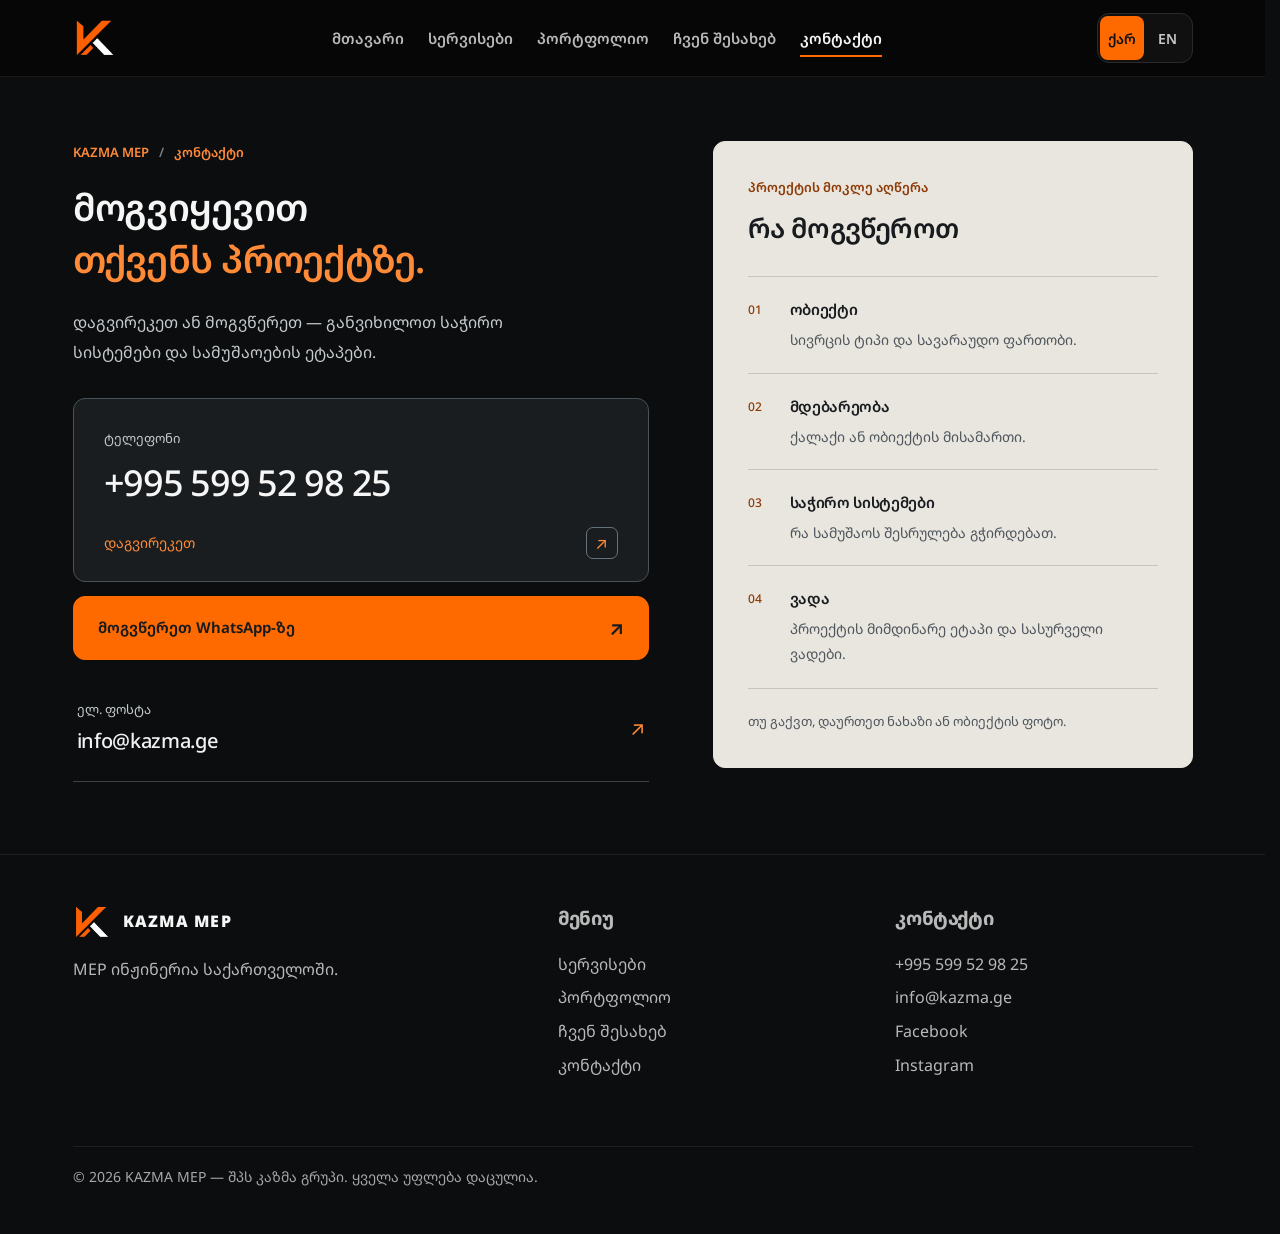
<file: contact.html>
<!DOCTYPE html>

<html lang="ka">
<head>
<meta charset="utf-8"/>
<meta content="width=device-width, initial-scale=1, viewport-fit=cover" name="viewport"/>
<title>Contact KAZMA MEP | MEP Engineering in Georgia</title>
<meta content="Contact KAZMA MEP for HVAC, fire safety, MEP coordination, BIM and engineering consultation in Georgia." name="description"/>
<meta content="#070707" name="theme-color"/>
<link href="https://kazma.ge/contact" rel="canonical"/>
<meta content="Contact KAZMA MEP | Start Your Project" property="og:title"/>
<meta content="Call, message on WhatsApp or email KAZMA MEP about your engineering project." property="og:description"/>
<meta content="website" property="og:type"/>
<meta content="https://kazma.ge/contact" property="og:url"/>
<meta content="https://kazma.ge/sameo-hvac-01.webp" property="og:image"/>
<link href="kazma-mark-icon-transparent.png" rel="icon" type="image/png"/>
<link href="https://fonts.googleapis.com" rel="preconnect"/><link crossorigin="" href="https://fonts.gstatic.com" rel="preconnect"/><link href="https://fonts.googleapis.com/css2?family=Inter:wght@400;500;600;700;800;900&amp;family=Noto+Sans+Georgian:wght@400;500;600;700;800;900&amp;display=swap" rel="stylesheet"/><link href="style.css?v=20260925" rel="stylesheet"/>
<link href="company-pages.css?v=20260930d" rel="stylesheet"/>
<link href="site-ui.css?v=20261026" rel="stylesheet"/>
<link href="contact-minimal.css?v=20261023" rel="stylesheet"/>
<meta content="index,follow,max-image-preview:large" name="robots"/><meta content="dark" name="color-scheme"/><meta content="ka_GE" property="og:locale"/><meta content="en_US" property="og:locale:alternate"/><meta content="summary_large_image" name="twitter:card"/><meta content="Contact KAZMA MEP | MEP Engineering in Georgia" name="twitter:title"/><meta content="Contact KAZMA MEP for HVAC, fire safety, MEP coordination, BIM and engineering consultation in Georgia." name="twitter:description"/><meta content="https://kazma.ge/sameo-hvac-01.webp" name="twitter:image"/></head>
<body class="contact-page contact-minimal-page company-page" data-page-title-en="Contact KAZMA MEP | MEP Engineering in Georgia" data-page-title-ka="კონტაქტი | KAZMA MEP"><a class="skip-link" href="#main-content"><span class="ka">მთავარ კონტენტზე გადასვლა</span><span class="en">Skip to main content</span></a>
<header class="site-header">
<div class="container nav-wrap">
<a aria-label="KAZMA MEP home" class="brand" href="/">
<img alt="KAZMA MEP logo mark" data-logo-img="" decoding="async" height="144" src="kazma-mark-icon-144.png" width="144"/>
<span class="brand-fallback" data-logo-fallback="">K</span>
<span class="sr-only">KAZMA MEP</span>
</a>
<nav aria-label="მთავარი ნავიგაცია / Main navigation" class="nav" id="primary-navigation">
<a href="/"><span class="ka">მთავარი</span><span class="en">Home</span></a>
<a href="/services"><span class="ka">სერვისები</span><span class="en">Services</span></a>
<a href="/portfolio"><span class="ka">პორტფოლიო</span><span class="en">Portfolio</span></a>
<a href="/about"><span class="ka">ჩვენ შესახებ</span><span class="en">About</span></a>
<a aria-current="page" class="active" href="/contact"><span class="ka">კონტაქტი</span><span class="en">Contact</span></a>
</nav>
<div class="header-actions">
<div aria-label="Language switcher" class="lang-toggle">
<button aria-label="ქართული ენის არჩევა" aria-pressed="true" data-lang="ka" type="button">ქარ</button>
<button aria-label="Switch to English" aria-pressed="false" data-lang="en" type="button">EN</button>
</div>
<button aria-controls="primary-navigation" aria-expanded="false" aria-label="მენიუს გახსნა" class="menu-btn" type="button">
<span></span><span></span><span></span>
</button>
</div>
</div>
</header>
<main id="main-content" tabindex="-1">
<section class="contact-overview" aria-labelledby="contact-title">
<div class="container contact-overview-grid">
<div class="contact-main-column">
<header class="contact-intro">
<p class="contact-eyebrow"><span>KAZMA MEP</span><span aria-hidden="true">/</span><span class="ka">კონტაქტი</span><span class="en">Contact</span></p>
<h1 id="contact-title"><span class="ka">მოგვიყევით<br/><em>თქვენს პროექტზე.</em></span><span class="en">Let’s talk about<br/><em>your project.</em></span></h1>
<p class="contact-lead"><span class="ka">დაგვირეკეთ ან მოგვწერეთ — განვიხილოთ საჭირო სისტემები და სამუშაოების ეტაპები.</span><span class="en">Call or message us to discuss the systems you need and the stages of your project.</span></p>
</header>
<div class="contact-direct">
<h2 class="sr-only" id="contact-channels-title"><span class="ka">დაკავშირების გზები</span><span class="en">Contact channels</span></h2>
<a class="contact-phone" href="tel:+995599529825">
<span class="contact-channel-label"><span class="ka">ტელეფონი</span><span class="en">Phone</span></span>
<strong class="contact-number">+995 599 52 98 25</strong>
<span class="contact-phone-action"><span><span class="ka">დაგვირეკეთ</span><span class="en">Call us</span></span><span class="contact-arrow" aria-hidden="true">↗</span></span>
</a>
<a class="contact-whatsapp" href="https://wa.me/995599529825" rel="noopener noreferrer" target="_blank"><span><span class="ka">მოგვწერეთ WhatsApp-ზე</span><span class="en">Message us on WhatsApp</span></span><span class="contact-arrow" aria-hidden="true">↗</span></a>
<a class="contact-email" href="mailto:info@kazma.ge"><span><span class="contact-channel-label"><span class="ka">ელ. ფოსტა</span><span class="en">Email</span></span><strong>info@kazma.ge</strong></span><span class="contact-arrow" aria-hidden="true">↗</span></a>
</div>
</div>
<aside class="contact-project-brief" aria-labelledby="contact-brief-title">
<p class="contact-eyebrow"><span class="ka">პროექტის მოკლე აღწერა</span><span class="en">A short project brief</span></p>
<h2 id="contact-brief-title"><span class="ka">რა მოგვწეროთ</span><span class="en">What to share</span></h2>
<ol class="contact-brief-list">
<li><span class="contact-brief-number" aria-hidden="true">01</span><div><h3><span class="ka">ობიექტი</span><span class="en">The space</span></h3><p><span class="ka">სივრცის ტიპი და სავარაუდო ფართობი.</span><span class="en">The type of space and its approximate area.</span></p></div></li>
<li><span class="contact-brief-number" aria-hidden="true">02</span><div><h3><span class="ka">მდებარეობა</span><span class="en">Location</span></h3><p><span class="ka">ქალაქი ან ობიექტის მისამართი.</span><span class="en">The city or the project address.</span></p></div></li>
<li><span class="contact-brief-number" aria-hidden="true">03</span><div><h3><span class="ka">საჭირო სისტემები</span><span class="en">Required systems</span></h3><p><span class="ka">რა სამუშაოს შესრულება გჭირდებათ.</span><span class="en">The work you need help with.</span></p></div></li>
<li><span class="contact-brief-number" aria-hidden="true">04</span><div><h3><span class="ka">ვადა</span><span class="en">Timeline</span></h3><p><span class="ka">პროექტის მიმდინარე ეტაპი და სასურველი ვადები.</span><span class="en">The current project stage and your preferred timeline.</span></p></div></li>
</ol>
<p class="contact-brief-attachment"><span class="ka">თუ გაქვთ, დაურთეთ ნახაზი ან ობიექტის ფოტო.</span><span class="en">If available, attach a drawing or a photo of the space.</span></p>
</aside>
</div>
</section>
</main>
<footer class="site-footer">
<div class="container">
<div class="footer-grid">
<div>
<div class="footer-logo">
<img alt="KAZMA MEP logo mark" data-logo-img="" decoding="async" height="144" src="kazma-mark-icon-144.png" width="144"/>
<span class="brand-fallback small" data-logo-fallback="">K</span>
<span>KAZMA MEP</span>
</div>
<p>
<span class="ka">MEP ინჟინერია საქართველოში.</span>
<span class="en">MEP engineering in Georgia.</span>
</p>
</div>
<div>
<h3><span class="ka">მენიუ</span><span class="en">Menu</span></h3>
<div class="footer-links">
<a href="/services"><span class="ka">სერვისები</span><span class="en">Services</span></a>
<a href="/portfolio"><span class="ka">პორტფოლიო</span><span class="en">Portfolio</span></a>
<a href="/about"><span class="ka">ჩვენ შესახებ</span><span class="en">About</span></a>
<a href="/contact"><span class="ka">კონტაქტი</span><span class="en">Contact</span></a>
</div>
</div>
<div>
<h3><span class="ka">კონტაქტი</span><span class="en">Contact</span></h3>
<div class="footer-links">
<a href="tel:+995599529825">+995 599 52 98 25</a>
<a href="mailto:info@kazma.ge">info@kazma.ge</a>
<a href="https://www.facebook.com/KAZMAMEP" rel="noopener noreferrer" target="_blank">Facebook</a>
<a href="https://www.instagram.com/kazmamep/" rel="noopener noreferrer" target="_blank">Instagram</a>
</div>
</div>
</div>
<div class="copyright">
<span>© <span data-year=""></span> KAZMA MEP — <span class="ka">შპს კაზმა გრუპი. ყველა უფლება დაცულია.</span><span class="en">Kazma Group LLC. All rights reserved.</span></span>
</div>
</div>
</footer>
<script src="script.js?v=20261026"></script>
</body>
</html>
</file>
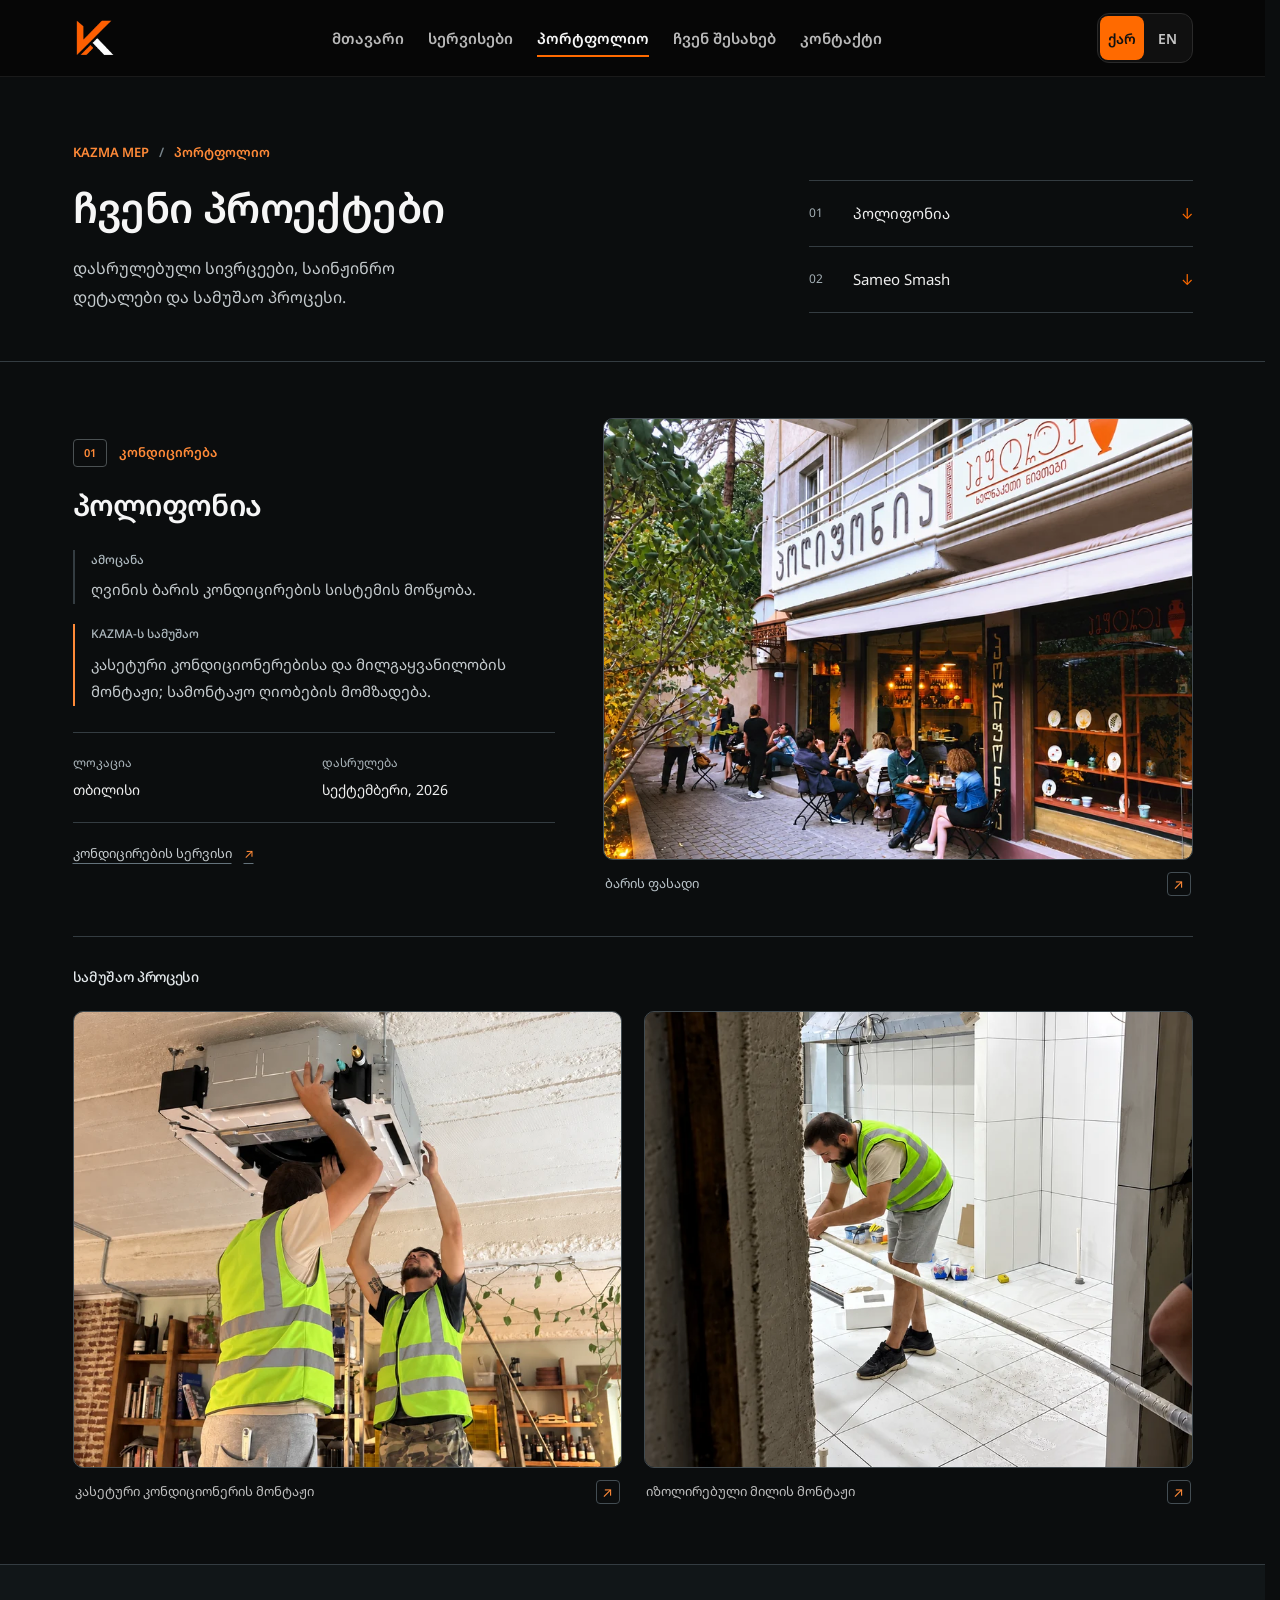
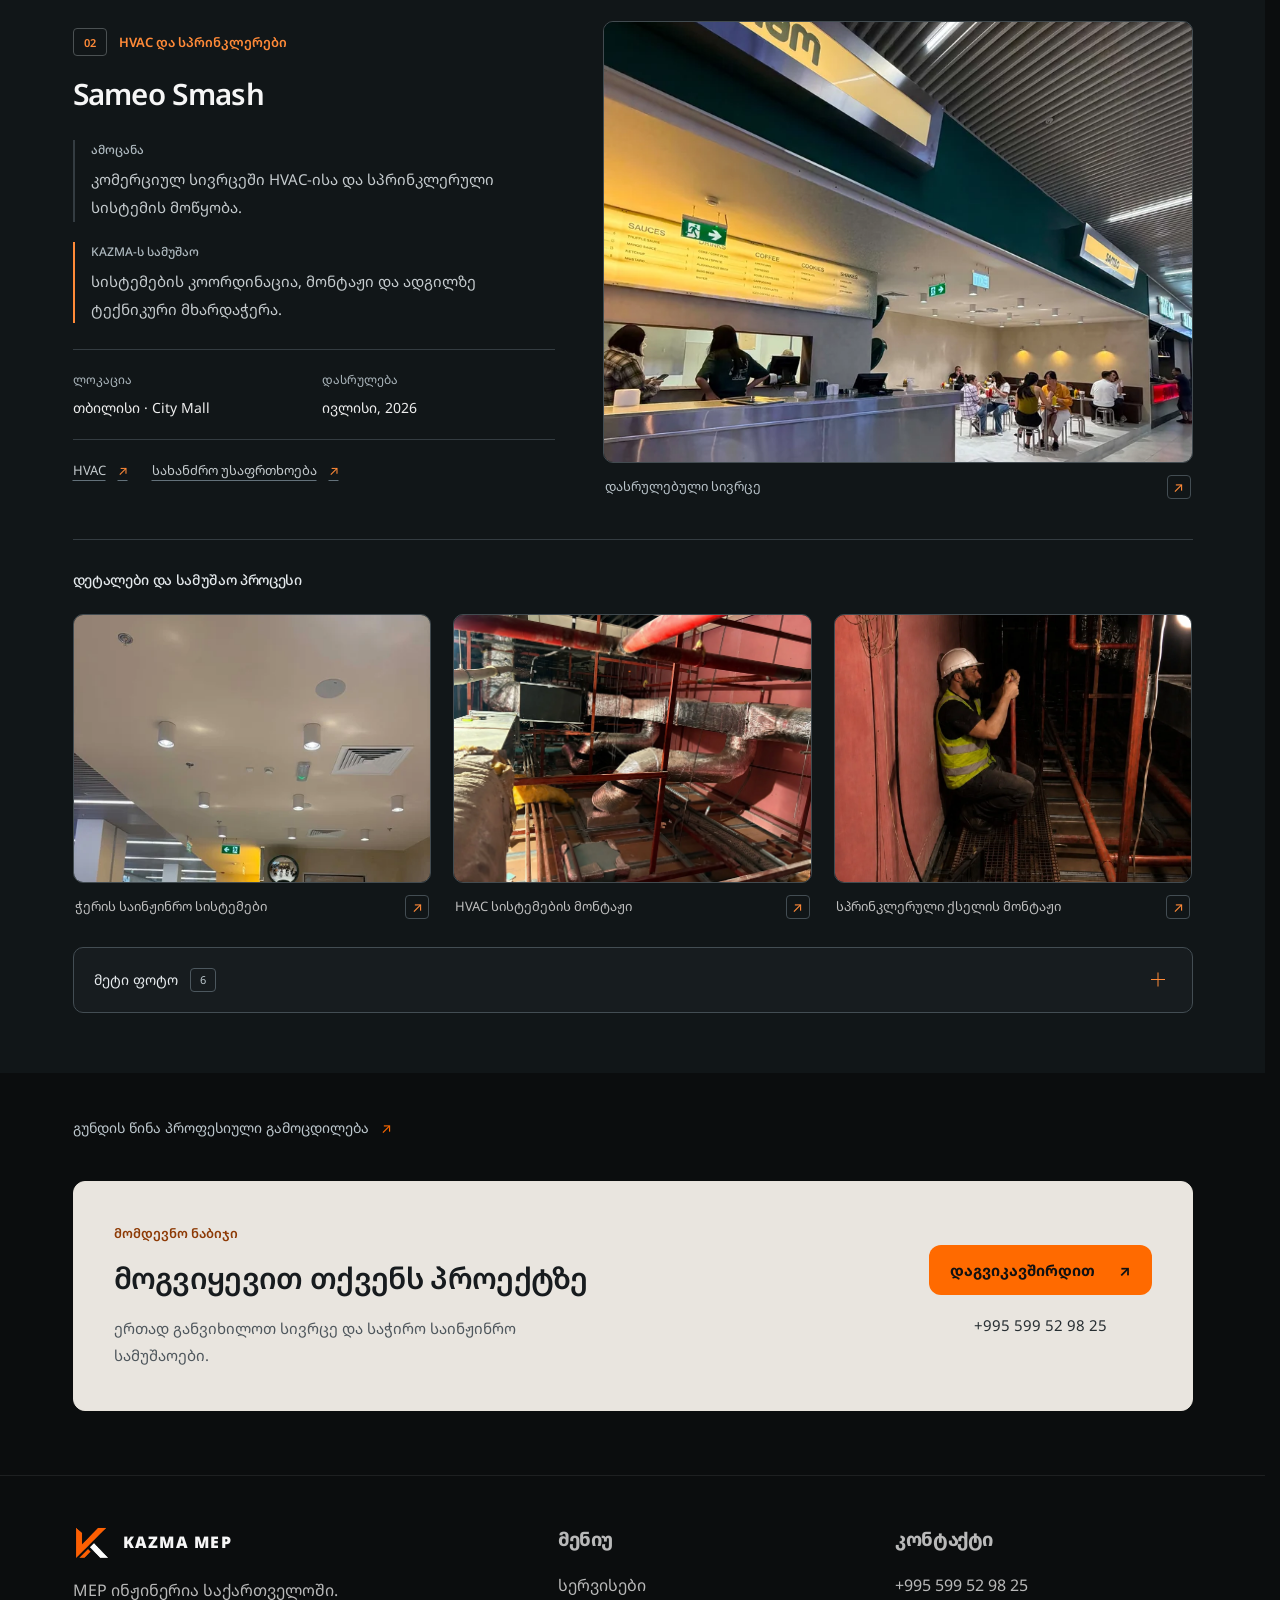
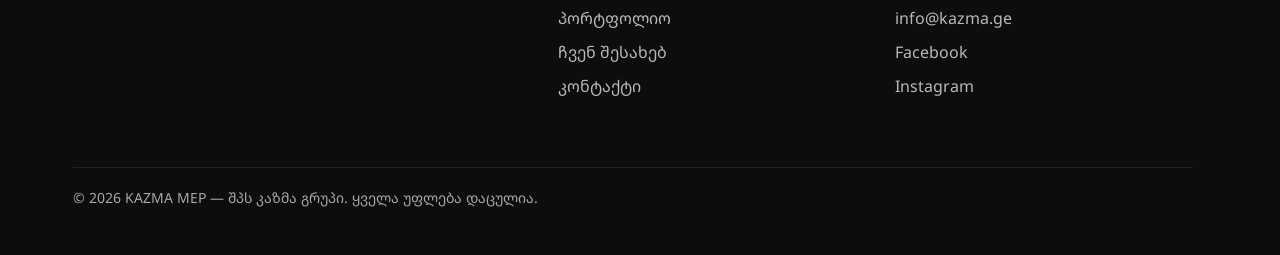
<file: portfolio.html>
<!DOCTYPE html>

<html lang="ka">
<head>
<meta charset="utf-8"/>
<meta content="width=device-width, initial-scale=1, viewport-fit=cover" name="viewport"/>
<title>MEP Project Portfolio | KAZMA MEP</title>
<meta content="KAZMA MEP project portfolio: air conditioning installation at Poliphonia Wine Bar and HVAC and fire-safety work at Sameo Smash in Tbilisi." name="description"/>
<meta content="#070707" name="theme-color"/>
<link href="https://kazma.ge/portfolio" rel="canonical"/>
<meta content="Portfolio | KAZMA MEP" property="og:title"/>
<meta content="KAZMA MEP project portfolio: air conditioning installation at Poliphonia Wine Bar and HVAC and fire-safety work at Sameo Smash in Tbilisi." property="og:description"/>
<meta content="website" property="og:type"/>
<meta content="https://kazma.ge/portfolio" property="og:url"/>
<meta content="https://kazma.ge/polyphonia-facade-1200.webp" property="og:image"/>
<link href="kazma-mark-icon-transparent.png" rel="icon" type="image/png"/>
<link href="https://fonts.googleapis.com" rel="preconnect"/><link crossorigin="" href="https://fonts.gstatic.com" rel="preconnect"/><link href="https://fonts.googleapis.com/css2?family=Inter:wght@400;500;600;700;800;900&amp;family=Noto+Sans+Georgian:wght@400;500;600;700;800;900&amp;display=swap" rel="stylesheet"/><link href="style.css?v=20260925" rel="stylesheet"/>
<link href="company-pages.css?v=20260930d" rel="stylesheet"/>
<link href="site-ui.css?v=20261026" rel="stylesheet"/>
<link href="portfolio-page.css?v=20261026" rel="stylesheet"/>
<meta content="index,follow,max-image-preview:large" name="robots"/><meta content="dark" name="color-scheme"/><meta content="ka_GE" property="og:locale"/><meta content="en_US" property="og:locale:alternate"/><meta content="summary_large_image" name="twitter:card"/><meta content="MEP Project Portfolio | KAZMA MEP" name="twitter:title"/><meta content="KAZMA MEP project portfolio: air conditioning installation at Poliphonia Wine Bar and HVAC and fire-safety work at Sameo Smash in Tbilisi." name="twitter:description"/><meta content="https://kazma.ge/polyphonia-facade-1200.webp" name="twitter:image"/></head>
<body class="portfolio-page company-page" data-page-title-en="MEP Project Portfolio | KAZMA MEP" data-page-title-ka="პორტფოლიო | KAZMA MEP"><a class="skip-link" href="#main-content"><span class="ka">მთავარ კონტენტზე გადასვლა</span><span class="en">Skip to main content</span></a>
<header class="site-header">
<div class="container nav-wrap">
<a aria-label="KAZMA MEP home" class="brand" href="/">
<img alt="KAZMA MEP logo mark" data-logo-img="" decoding="async" height="144" src="kazma-mark-icon-144.png" width="144"/>
<span class="brand-fallback" data-logo-fallback="">K</span>
<span class="sr-only">KAZMA MEP</span>
</a>
<nav aria-label="მთავარი ნავიგაცია / Main navigation" class="nav" id="primary-navigation">
<a href="/"><span class="ka">მთავარი</span><span class="en">Home</span></a>
<a href="/services"><span class="ka">სერვისები</span><span class="en">Services</span></a>
<a aria-current="page" class="active" href="/portfolio"><span class="ka">პორტფოლიო</span><span class="en">Portfolio</span></a>
<a href="/about"><span class="ka">ჩვენ შესახებ</span><span class="en">About</span></a>
<a href="/contact"><span class="ka">კონტაქტი</span><span class="en">Contact</span></a>
</nav>
<div class="header-actions">
<div aria-label="Language switcher" class="lang-toggle">
<button aria-label="ქართული ენის არჩევა" aria-pressed="true" data-lang="ka" type="button">ქარ</button>
<button aria-label="Switch to English" aria-pressed="false" data-lang="en" type="button">EN</button>
</div>
<button aria-controls="primary-navigation" aria-expanded="false" aria-label="მენიუს გახსნა" class="menu-btn" type="button">
<span></span><span></span><span></span>
</button>
</div>
</div>
</header>
<main id="main-content" tabindex="-1">
<section class="company-intro" aria-labelledby="portfolio-title">
<div class="container portfolio-intro-grid">
<div class="portfolio-intro-copy">
<p class="portfolio-eyebrow">KAZMA MEP <span aria-hidden="true">/</span> <span class="ka">პორტფოლიო</span><span class="en">Portfolio</span></p>
<h1 id="portfolio-title"><span class="ka">ჩვენი პროექტები</span><span class="en">Our projects</span></h1>
<p class="company-lead"><span class="ka">დასრულებული სივრცეები, საინჟინრო დეტალები და სამუშაო პროცესი.</span><span class="en">Completed spaces, engineering details and work on site.</span></p>
</div>
<nav class="project-jumps" aria-label="პროექტები / Projects">
<a href="#polyphonia-case"><span class="project-jump-number" aria-hidden="true">01</span><span class="project-jump-name"><span class="ka">პოლიფონია</span><span class="en">Poliphonia Wine Bar</span></span><span class="project-jump-arrow" aria-hidden="true">↓</span></a>
<a href="#sameo-case"><span class="project-jump-number" aria-hidden="true">02</span><span class="project-jump-name">Sameo Smash</span><span class="project-jump-arrow" aria-hidden="true">↓</span></a>
</nav>
</div></section>
<section class="case-study" id="polyphonia-case" data-project-gallery aria-labelledby="polyphonia-title">
<div class="container">
<div class="case-overview">
<div class="case-copy">
<p class="company-kicker"><span class="case-number" aria-hidden="true">01</span><span class="ka">კონდიცირება</span><span class="en">Air conditioning</span></p>
<h2 id="polyphonia-title"><span class="ka">პოლიფონია</span><span class="en">Poliphonia Wine Bar</span></h2>
<dl class="case-scope">
<div><dt><span class="ka">ამოცანა</span><span class="en">The brief</span></dt><dd><span class="ka">ღვინის ბარის კონდიცირების სისტემის მოწყობა.</span><span class="en">Air conditioning installation for a wine bar.</span></dd></div>
<div><dt><span class="ka">KAZMA-ს სამუშაო</span><span class="en">Our work</span></dt><dd><span class="ka">კასეტური კონდიციონერებისა და მილგაყვანილობის მონტაჟი; სამონტაჟო ღიობების მომზადება.</span><span class="en">Cassette air conditioner and pipework installation; preparation of installation openings.</span></dd></div>
</dl>
<dl class="case-facts">
<div><dt><span class="ka">ლოკაცია</span><span class="en">Location</span></dt><dd><span class="ka">თბილისი</span><span class="en">Tbilisi</span></dd></div>
<div><dt><span class="ka">დასრულება</span><span class="en">Completed</span></dt><dd><span class="ka">სექტემბერი, 2026</span><span class="en">September 2026</span></dd></div>
</dl>
<div class="case-service-links"><a href="/services#hvac"><span class="ka">კონდიცირების სერვისი</span><span class="en">Air conditioning services</span><span aria-hidden="true">↗</span></a></div>
</div>
<figure class="case-photo case-cover">
<a href="polyphonia-facade-1200.webp" data-lightbox data-caption-ka="ბარის ფასადი" data-caption-en="Wine bar facade">
<img src="polyphonia-facade-800.webp" srcset="polyphonia-facade-480.webp 480w, polyphonia-facade-800.webp 800w, polyphonia-facade-1200.webp 1200w" sizes="(min-width: 1160px) 590px, (min-width: 901px) calc(55vw - 48px), calc(100vw - 40px)" width="800" height="600" alt="პოლიფონიის ღვინის ბარის ფასადი თბილისში" data-alt-ka="პოლიფონიის ღვინის ბარის ფასადი თბილისში" data-alt-en="Poliphonia Wine Bar facade in Tbilisi" loading="eager" decoding="async" fetchpriority="high"/>
</a>
<figcaption><span class="ka">ბარის ფასადი</span><span class="en">Wine bar facade</span><span aria-hidden="true">↗</span></figcaption>
</figure>
</div>
<div class="case-gallery" id="polyphonia-gallery" aria-labelledby="polyphonia-gallery-title">
<h3 class="case-gallery-title" id="polyphonia-gallery-title"><span class="ka">სამუშაო პროცესი</span><span class="en">Installation in progress</span></h3>
<div class="case-photos case-photos-two">
<figure class="case-photo case-photo-upper">
<a href="polyphonia-cassette-1200.webp" data-lightbox data-caption-ka="კასეტური კონდიციონერის მონტაჟი" data-caption-en="Cassette air conditioner installation">
<img src="polyphonia-cassette-800.webp" srcset="polyphonia-cassette-480.webp 480w, polyphonia-cassette-800.webp 800w, polyphonia-cassette-1200.webp 1200w" sizes="(min-width: 1160px) 550px, (min-width: 601px) calc(50vw - 31px), calc(100vw - 40px)" width="800" height="728" alt="KAZMA-ს ხელოსნები პოლიფონიაში ჭერის კასეტურ კონდიციონერს ამონტაჟებენ" data-alt-ka="KAZMA-ს ხელოსნები პოლიფონიაში ჭერის კასეტურ კონდიციონერს ამონტაჟებენ" data-alt-en="KAZMA technicians installing a ceiling cassette air conditioner at Poliphonia" loading="lazy" decoding="async"/>
</a>
<figcaption><span class="ka">კასეტური კონდიციონერის მონტაჟი</span><span class="en">Cassette air conditioner installation</span><span aria-hidden="true">↗</span></figcaption>
</figure>
<figure class="case-photo case-photo-pipe">
<a href="polyphonia-pipe-1200.webp" data-lightbox data-caption-ka="იზოლირებული მილის მონტაჟი" data-caption-en="Insulated pipe installation">
<img src="polyphonia-pipe-800.webp" srcset="polyphonia-pipe-480.webp 480w, polyphonia-pipe-800.webp 800w, polyphonia-pipe-1200.webp 1092w" sizes="(min-width: 1160px) 550px, (min-width: 601px) calc(50vw - 31px), calc(100vw - 40px)" width="800" height="1055" alt="ხელოსანი პოლიფონიაში იზოლირებულ მილს ამონტაჟებს" data-alt-ka="ხელოსანი პოლიფონიაში იზოლირებულ მილს ამონტაჟებს" data-alt-en="Technician installing an insulated pipe at Poliphonia" loading="lazy" decoding="async"/>
</a>
<figcaption><span class="ka">იზოლირებული მილის მონტაჟი</span><span class="en">Insulated pipe installation</span><span aria-hidden="true">↗</span></figcaption>
</figure>
</div>
</div>
</div></section>
<section class="case-study" id="sameo-case" data-project-gallery aria-labelledby="sameo-title">
<div class="container">
<div class="case-overview">
<div class="case-copy">
<p class="company-kicker"><span class="case-number" aria-hidden="true">02</span><span class="ka">HVAC და სპრინკლერები</span><span class="en">HVAC and sprinklers</span></p>
<h2 id="sameo-title">Sameo Smash</h2>
<dl class="case-scope">
<div><dt><span class="ka">ამოცანა</span><span class="en">The brief</span></dt><dd><span class="ka">კომერციულ სივრცეში HVAC-ისა და სპრინკლერული სისტემის მოწყობა.</span><span class="en">HVAC and sprinkler installation for a commercial space.</span></dd></div>
<div><dt><span class="ka">KAZMA-ს სამუშაო</span><span class="en">Our work</span></dt><dd><span class="ka">სისტემების კოორდინაცია, მონტაჟი და ადგილზე ტექნიკური მხარდაჭერა.</span><span class="en">System coordination, installation and on-site technical support.</span></dd></div>
</dl>
<dl class="case-facts">
<div><dt><span class="ka">ლოკაცია</span><span class="en">Location</span></dt><dd><span class="ka">თბილისი · City Mall</span><span class="en">Tbilisi · City Mall</span></dd></div>
<div><dt><span class="ka">დასრულება</span><span class="en">Completed</span></dt><dd><span class="ka">ივლისი, 2026</span><span class="en">July 2026</span></dd></div>
</dl>
<div class="case-service-links"><a href="/services#hvac">HVAC <span aria-hidden="true">↗</span></a><a href="/services#fire-safety"><span class="ka">სახანძრო უსაფრთხოება</span><span class="en">Fire safety</span><span aria-hidden="true">↗</span></a></div>
</div>
<figure class="case-photo case-cover case-photo-interior">
<a href="sameo-completed-counter-1200.webp" data-lightbox data-caption-ka="დასრულებული სივრცე" data-caption-en="Completed interior">
<img src="sameo-completed-counter-800.webp" srcset="sameo-completed-counter-480.webp 480w, sameo-completed-counter-800.webp 800w, sameo-completed-counter-1200.webp 1200w" sizes="(min-width: 1160px) 590px, (min-width: 901px) calc(55vw - 48px), calc(100vw - 40px)" width="800" height="1067" alt="Sameo Smash-ის დასრულებული კომერციული სივრცე City Mall-ში" data-alt-ka="Sameo Smash-ის დასრულებული კომერციული სივრცე City Mall-ში" data-alt-en="Completed Sameo Smash interior at City Mall" loading="lazy" decoding="async"/>
</a>
<figcaption><span class="ka">დასრულებული სივრცე</span><span class="en">Completed interior</span><span aria-hidden="true">↗</span></figcaption>
</figure>
</div>
<div class="case-gallery" id="sameo-gallery" aria-labelledby="sameo-gallery-title">
<h3 class="case-gallery-title" id="sameo-gallery-title"><span class="ka">დეტალები და სამუშაო პროცესი</span><span class="en">Details and installation</span></h3>
<div class="case-photos">
<figure class="case-photo case-photo-systems">
<a href="sameo-completed-ceiling-systems-1200.webp" data-lightbox data-caption-ka="ჭერის საინჟინრო სისტემები" data-caption-en="Visible ceiling systems">
<img src="sameo-completed-ceiling-systems-800.webp" srcset="sameo-completed-ceiling-systems-480.webp 480w, sameo-completed-ceiling-systems-800.webp 800w, sameo-completed-ceiling-systems-1200.webp 1200w" sizes="(min-width: 1160px) 360px, (min-width: 601px) calc(33.333vw - 28px), calc(100vw - 40px)" width="800" height="1067" alt="Sameo Smash-ის დასრულებული სივრცის ჭერის საინჟინრო სისტემები" data-alt-ka="Sameo Smash-ის დასრულებული სივრცის ჭერის საინჟინრო სისტემები" data-alt-en="Visible ceiling engineering systems in the completed Sameo Smash interior" loading="lazy" decoding="async"/>
</a>
<figcaption><span class="ka">ჭერის საინჟინრო სისტემები</span><span class="en">Visible ceiling systems</span><span aria-hidden="true">↗</span></figcaption>
</figure>
<figure class="case-photo">
<a href="sameo-hvac-02.webp" data-lightbox data-caption-ka="HVAC სისტემების მონტაჟი" data-caption-en="HVAC system installation">
<img src="sameo-hvac-02.webp" width="1448" height="1086" alt="Sameo Smash-ის ვენტილაციის მილგაყვანილობა და სპრინკლერული ქსელი" data-alt-ka="Sameo Smash-ის ვენტილაციის მილგაყვანილობა და სპრინკლერული ქსელი" data-alt-en="HVAC ductwork and sprinkler pipework at Sameo Smash" loading="lazy" decoding="async"/>
</a>
<figcaption><span class="ka">HVAC სისტემების მონტაჟი</span><span class="en">HVAC system installation</span><span aria-hidden="true">↗</span></figcaption>
</figure>
<figure class="case-photo">
<a href="sameo-sprinkler-installation.webp" data-lightbox data-caption-ka="სპრინკლერული ქსელის მონტაჟი" data-caption-en="Sprinkler installation">
<img src="sameo-sprinkler-installation.webp" width="1086" height="1449" alt="ხელოსანი Sameo Smash-ში სპრინკლერულ მილს ამონტაჟებს" data-alt-ka="ხელოსანი Sameo Smash-ში სპრინკლერულ მილს ამონტაჟებს" data-alt-en="Technician installing sprinkler piping at Sameo Smash" loading="lazy" decoding="async"/>
</a>
<figcaption><span class="ka">სპრინკლერული ქსელის მონტაჟი</span><span class="en">Sprinkler installation</span><span aria-hidden="true">↗</span></figcaption>
</figure>
</div>
<details class="case-more-photos">
<summary><span class="case-more-label"><span class="ka">მეტი ფოტო</span><span class="en">More photos</span><span class="case-more-count">6</span></span><span class="case-less-label"><span class="ka">ფოტოების დაკეცვა</span><span class="en">Show fewer photos</span></span><span class="case-disclosure-icon" aria-hidden="true"></span></summary>
<div class="case-photos">
<figure class="case-photo case-photo-upper">
<a href="sameo-rooftop-hvac-installation-01.webp" data-lightbox data-caption-ka="სახურავის HVAC მონტაჟი" data-caption-en="Rooftop HVAC installation">
<img src="sameo-rooftop-hvac-installation-01.webp" width="1122" height="1402" alt="KAZMA-ს გუნდი Sameo Smash-ის სახურავზე HVAC მოწყობილობას ამონტაჟებს" data-alt-ka="KAZMA-ს გუნდი Sameo Smash-ის სახურავზე HVAC მოწყობილობას ამონტაჟებს" data-alt-en="KAZMA team installing rooftop HVAC equipment at Sameo Smash" loading="lazy" decoding="async"/>
</a>
<figcaption><span class="ka">სახურავის HVAC მონტაჟი</span><span class="en">Rooftop HVAC installation</span><span aria-hidden="true">↗</span></figcaption>
</figure><figure class="case-photo">
<a href="sameo-rooftop-measurement-01.webp" data-lightbox data-caption-ka="გაზომვა და კოორდინაცია" data-caption-en="Measurement and coordination">
<img src="sameo-rooftop-measurement-01.webp" width="1122" height="1402" alt="KAZMA-ს ინჟინრები Sameo Smash-ის სახურავზე მოწყობილობას ზომავენ" data-alt-ka="KAZMA-ს ინჟინრები Sameo Smash-ის სახურავზე მოწყობილობას ზომავენ" data-alt-en="KAZMA engineers measuring equipment on the Sameo Smash rooftop" loading="lazy" decoding="async"/>
</a>
<figcaption><span class="ka">გაზომვა და კოორდინაცია</span><span class="en">Measurement and coordination</span><span aria-hidden="true">↗</span></figcaption>
</figure><figure class="case-photo">
<a href="sameo-hvac-01.webp" data-lightbox data-caption-ka="სისტემების კოორდინაცია" data-caption-en="System coordination">
<img src="sameo-hvac-01.webp" width="1448" height="1086" alt="Sameo Smash-ის შეთანხმებული HVAC და სპრინკლერული სისტემები" data-alt-ka="Sameo Smash-ის შეთანხმებული HVAC და სპრინკლერული სისტემები" data-alt-en="Coordinated HVAC ductwork and sprinkler piping at Sameo Smash" loading="lazy" decoding="async"/>
</a>
<figcaption><span class="ka">სისტემების კოორდინაცია</span><span class="en">System coordination</span><span aria-hidden="true">↗</span></figcaption>
</figure><figure class="case-photo">
<a href="sameo-rooftop-unit-inspection-01.webp" data-lightbox data-caption-ka="გარე აგრეგატის შემოწმება" data-caption-en="Outdoor unit inspection">
<img src="sameo-rooftop-unit-inspection-01.webp" width="1122" height="1402" alt="KAZMA-ს ინჟინრები Sameo Smash-ის გარე აგრეგატს ამოწმებენ" data-alt-ka="KAZMA-ს ინჟინრები Sameo Smash-ის გარე აგრეგატს ამოწმებენ" data-alt-en="KAZMA engineers inspecting an outdoor HVAC unit at Sameo Smash" loading="lazy" decoding="async"/>
</a>
<figcaption><span class="ka">გარე აგრეგატის შემოწმება</span><span class="en">Outdoor unit inspection</span><span aria-hidden="true">↗</span></figcaption>
</figure><figure class="case-photo">
<a href="sameo-site-branding.webp" data-lightbox data-caption-ka="ობიექტი შესრულების ეტაპზე" data-caption-en="Site during execution">
<img src="sameo-site-branding.webp" width="1448" height="1086" alt="Sameo Smash-ის ობიექტი სამუშაოების მიმდინარეობისას" data-alt-ka="Sameo Smash-ის ობიექტი სამუშაოების მიმდინარეობისას" data-alt-en="Sameo Smash site during execution" loading="lazy" decoding="async"/>
</a>
<figcaption><span class="ka">ობიექტი შესრულების ეტაპზე</span><span class="en">Site during execution</span><span aria-hidden="true">↗</span></figcaption>
</figure><figure class="case-photo">
<a href="sameo-rooftop-unit-installation-01.webp" data-lightbox data-caption-ka="გარე აგრეგატის მონტაჟი" data-caption-en="Outdoor unit installation">
<img src="sameo-rooftop-unit-installation-01.webp" width="1122" height="1402" alt="KAZMA-ს გუნდი Sameo Smash-ის გარე აგრეგატს ამონტაჟებს" data-alt-ka="KAZMA-ს გუნდი Sameo Smash-ის გარე აგრეგატს ამონტაჟებს" data-alt-en="KAZMA team installing an outdoor HVAC unit at Sameo Smash" loading="lazy" decoding="async"/>
</a>
<figcaption><span class="ka">გარე აგრეგატის მონტაჟი</span><span class="en">Outdoor unit installation</span><span aria-hidden="true">↗</span></figcaption>
</figure>
</div>
</details>
</div>
</div></section>
<div class="container company-experience-link" id="team-experience">
<a class="company-text-link" href="/about#team-experience"><span class="ka">გუნდის წინა პროფესიული გამოცდილება</span><span class="en">Our team’s previous professional experience</span> <span aria-hidden="true">↗</span></a>
</div>
<section class="company-contact" aria-labelledby="company-contact-title">
<div class="container"><div class="company-contact-inner">
<div class="portfolio-contact-copy"><p class="portfolio-eyebrow"><span class="ka">მომდევნო ნაბიჯი</span><span class="en">Next step</span></p><h2 id="company-contact-title"><span class="ka">მოგვიყევით თქვენს პროექტზე</span><span class="en">Tell us about your project</span></h2><p><span class="ka">ერთად განვიხილოთ სივრცე და საჭირო საინჟინრო სამუშაოები.</span><span class="en">Let’s discuss your space and the engineering work it needs.</span></p></div>
<div class="company-contact-actions"><a class="btn btn-primary" href="/contact"><span class="ka">დაგვიკავშირდით</span><span class="en">Contact us</span> <span aria-hidden="true">↗</span></a><a class="portfolio-contact-phone" href="tel:+995599529825">+995 599 52 98 25</a></div>
</div></div></section>
</main>
<div aria-hidden="true" aria-label="ფოტოს ნახვა" aria-modal="true" class="portfolio-lightbox" data-aria-en="Image viewer" data-aria-ka="ფოტოს ნახვა" data-lightbox-modal="" role="dialog">
<div aria-label="გალერეის დახურვა" class="portfolio-lightbox-backdrop" data-aria-en="Close image viewer" data-aria-ka="გალერეის დახურვა" data-lightbox-close=""></div>
<div class="portfolio-lightbox-panel">
<button aria-label="გალერეის დახურვა" class="portfolio-lightbox-close" data-aria-en="Close image viewer" data-aria-ka="გალერეის დახურვა" data-lightbox-close="" type="button">×</button>
<button aria-label="წინა ფოტო" class="portfolio-lightbox-nav portfolio-lightbox-prev" data-aria-en="Previous image" data-aria-ka="წინა ფოტო" data-lightbox-prev="" type="button">←</button>
<figure>
<img alt="" data-lightbox-image="" decoding="async"/>
<figcaption>
<span data-lightbox-caption=""></span>
<small data-lightbox-counter=""></small>
</figcaption>
</figure>
<button aria-label="შემდეგი ფოტო" class="portfolio-lightbox-nav portfolio-lightbox-next" data-aria-en="Next image" data-aria-ka="შემდეგი ფოტო" data-lightbox-next="" type="button">→</button>
</div>
</div>
<footer class="site-footer">
<div class="container">
<div class="footer-grid">
<div>
<div class="footer-logo">
<img alt="KAZMA MEP logo mark" data-logo-img="" decoding="async" height="144" src="kazma-mark-icon-144.png" width="144"/>
<span class="brand-fallback small" data-logo-fallback="">K</span>
<span>KAZMA MEP</span>
</div>
<p><span class="ka">MEP ინჟინერია საქართველოში.</span><span class="en">MEP engineering in Georgia.</span></p>
</div>
<div>
<h3><span class="ka">მენიუ</span><span class="en">Menu</span></h3>
<div class="footer-links">
<a href="/services"><span class="ka">სერვისები</span><span class="en">Services</span></a>
<a href="/portfolio"><span class="ka">პორტფოლიო</span><span class="en">Portfolio</span></a>
<a href="/about"><span class="ka">ჩვენ შესახებ</span><span class="en">About</span></a>
<a href="/contact"><span class="ka">კონტაქტი</span><span class="en">Contact</span></a>
</div>
</div>
<div>
<h3><span class="ka">კონტაქტი</span><span class="en">Contact</span></h3>
<div class="footer-links">
<a href="tel:+995599529825">+995 599 52 98 25</a>
<a href="mailto:info@kazma.ge">info@kazma.ge</a>
<a href="https://www.facebook.com/KAZMAMEP" rel="noopener noreferrer" target="_blank">Facebook</a>
<a href="https://www.instagram.com/kazmamep/" rel="noopener noreferrer" target="_blank">Instagram</a>
</div>
</div>
</div>
<div class="copyright">
<span>© <span data-year=""></span> KAZMA MEP — <span class="ka">შპს კაზმა გრუპი. ყველა უფლება დაცულია.</span><span class="en">Kazma Group LLC. All rights reserved.</span></span>
</div>
</div>
</footer>
<script src="script.js?v=20261026"></script>
</body>
</html>
</file>
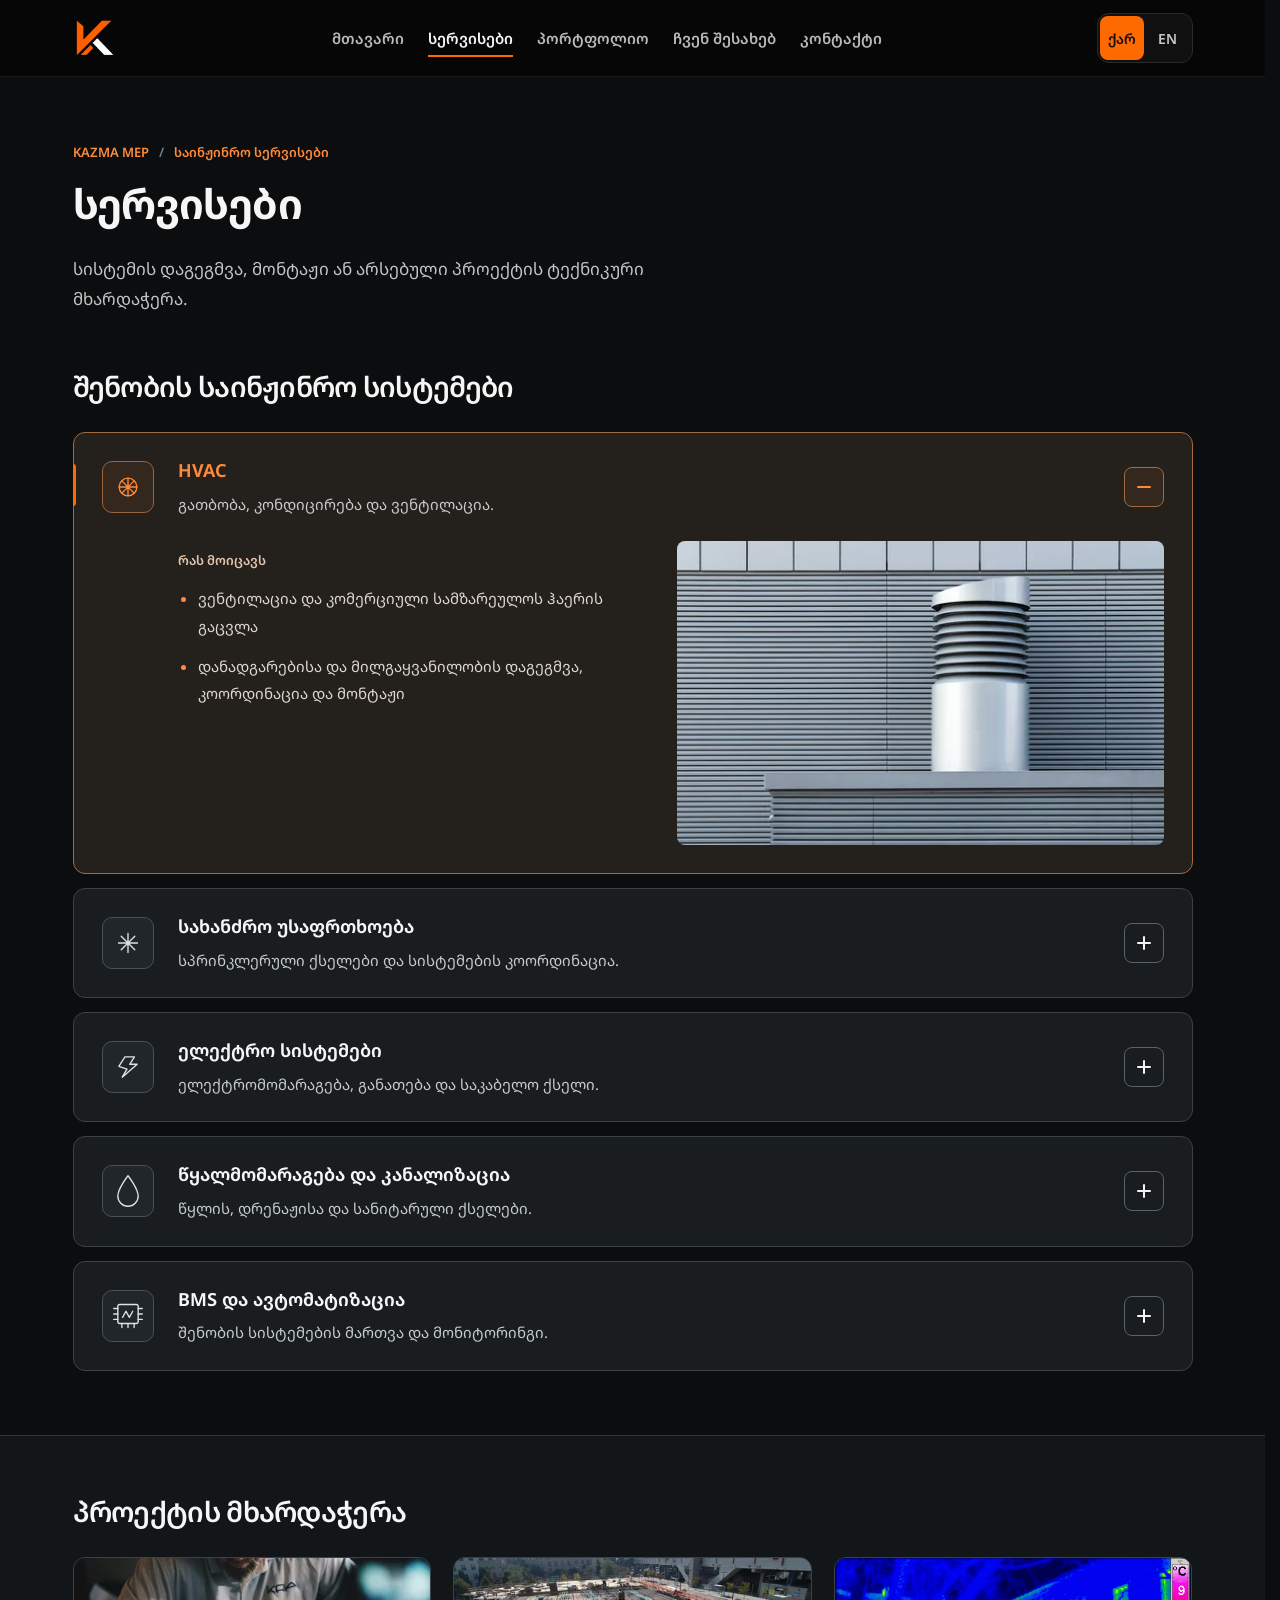
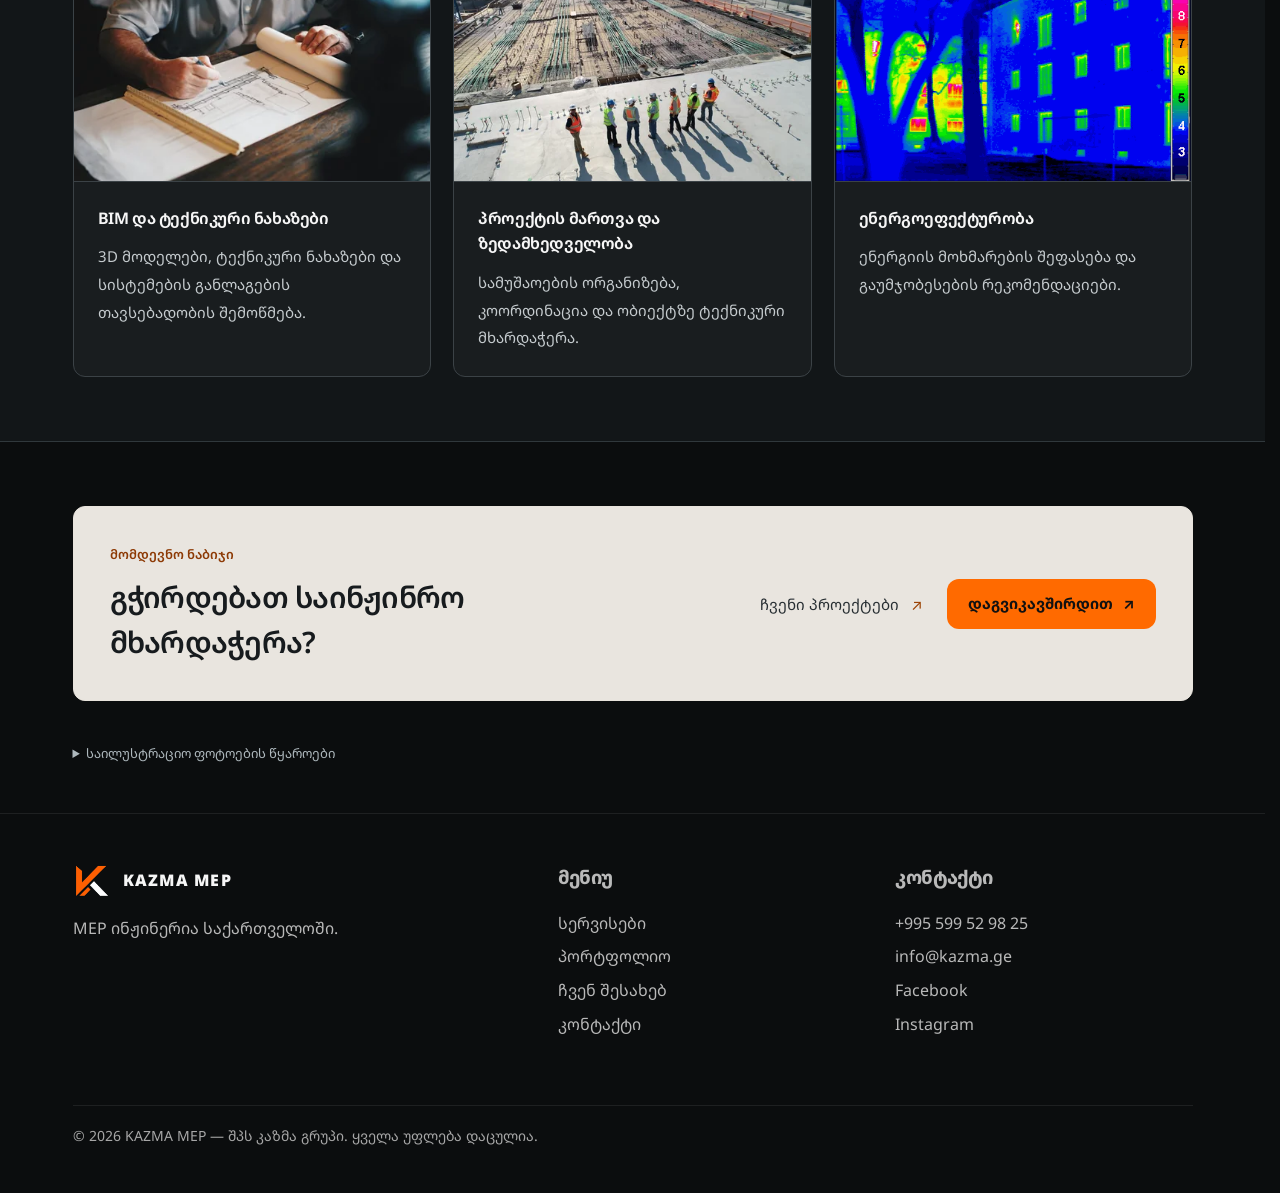
<file: services.html>
<!DOCTYPE html>

<html lang="ka">
<head>
<meta charset="utf-8"/>
<meta content="width=device-width, initial-scale=1, viewport-fit=cover" name="viewport"/>
<title>MEP Engineering Services in Georgia | KAZMA MEP</title>
<meta content="HVAC, fire safety, electrical, BMS, plumbing, BIM coordination, project management and construction supervision services by KAZMA MEP in Georgia." name="description"/>
<meta content="#070707" name="theme-color"/>
<link href="https://kazma.ge/services" rel="canonical"/>
<meta content="MEP Services in Georgia | KAZMA MEP" property="og:title"/>
<meta content="Coordinated MEP engineering services from planning and design to execution support." property="og:description"/>
<meta content="website" property="og:type"/>
<meta content="https://kazma.ge/services" property="og:url"/>
<meta content="https://kazma.ge/kazma-logo-full-tight.png" property="og:image"/>
<link href="kazma-mark-icon-transparent.png" rel="icon" type="image/png"/>
<link href="https://fonts.googleapis.com" rel="preconnect"/><link crossorigin="" href="https://fonts.gstatic.com" rel="preconnect"/><link href="https://fonts.googleapis.com/css2?family=Inter:wght@400;500;600;700;800;900&amp;family=Noto+Sans+Georgian:wght@400;500;600;700;800;900&amp;display=swap" rel="stylesheet"/><link href="style.css?v=20260925" rel="stylesheet"/>
<link href="company-pages.css?v=20260930d" rel="stylesheet"/>
<link href="site-ui.css?v=20261026" rel="stylesheet"/>
<link href="services-minimal.css?v=20261022" rel="stylesheet"/>
<meta content="index,follow,max-image-preview:large" name="robots"/><meta content="dark" name="color-scheme"/><meta content="ka_GE" property="og:locale"/><meta content="en_US" property="og:locale:alternate"/><meta content="summary_large_image" name="twitter:card"/><meta content="MEP Engineering Services in Georgia | KAZMA MEP" name="twitter:title"/><meta content="HVAC, fire safety, electrical, BMS, plumbing, BIM coordination, project management and construction supervision services by KAZMA MEP in Georgia." name="twitter:description"/><meta content="https://kazma.ge/kazma-logo-full-tight.png" name="twitter:image"/></head>
<body class="services-page services-minimal-page company-page" data-page-title-en="MEP Engineering Services in Georgia | KAZMA MEP" data-page-title-ka="MEP სერვისები საქართველოში | KAZMA MEP"><a class="skip-link" href="#main-content"><span class="ka">მთავარ კონტენტზე გადასვლა</span><span class="en">Skip to main content</span></a>
<header class="site-header">
<div class="container nav-wrap">
<a aria-label="KAZMA MEP home" class="brand" href="/">
<img alt="KAZMA MEP logo mark" data-logo-img="" decoding="async" height="144" src="kazma-mark-icon-144.png" width="144"/>
<span class="brand-fallback" data-logo-fallback="">K</span>
<span class="sr-only">KAZMA MEP</span>
</a>
<nav aria-label="მთავარი ნავიგაცია / Main navigation" class="nav" id="primary-navigation">
<a href="/"><span class="ka">მთავარი</span><span class="en">Home</span></a>
<a aria-current="page" class="active" href="/services"><span class="ka">სერვისები</span><span class="en">Services</span></a>
<a href="/portfolio"><span class="ka">პორტფოლიო</span><span class="en">Portfolio</span></a>
<a href="/about"><span class="ka">ჩვენ შესახებ</span><span class="en">About</span></a>
<a href="/contact"><span class="ka">კონტაქტი</span><span class="en">Contact</span></a>
</nav>
<div class="header-actions">
<div aria-label="Language switcher" class="lang-toggle">
<button aria-label="ქართული ენის არჩევა" aria-pressed="true" data-lang="ka" type="button">ქარ</button>
<button aria-label="Switch to English" aria-pressed="false" data-lang="en" type="button">EN</button>
</div>
<button aria-controls="primary-navigation" aria-expanded="false" aria-label="მენიუს გახსნა" class="menu-btn" type="button">
<span></span><span></span><span></span>
</button>
</div>
</div>
</header>
<main id="main-content" tabindex="-1">
<section class="company-intro services-minimal-intro"><div class="container">
<p class="services-eyebrow">KAZMA MEP <span aria-hidden="true">/</span> <span class="ka">საინჟინრო სერვისები</span><span class="en">Engineering services</span></p>
<h1><span class="ka">სერვისები</span><span class="en">Services</span></h1>
<p class="company-lead"><span class="ka">სისტემის დაგეგმვა, მონტაჟი ან არსებული პროექტის ტექნიკური მხარდაჭერა.</span><span class="en">System planning, installation or technical support for an existing project.</span></p>
</div></section>
<section class="services-minimal-core" id="core-services" aria-labelledby="services-core-title"><div class="container">
<h2 id="services-core-title"><span class="ka">შენობის საინჟინრო სისტემები</span><span class="en">Building engineering systems</span></h2>
<div class="service-scopes"><details class="service-scope" id="hvac" open>
<summary><span class="service-scope-icon" aria-hidden="true"><svg viewBox="-28 -28 56 56" focusable="false"><g transform="translate(-103 -134)"><circle cx="103" cy="134" r="13"/><path d="M103 121V147M90 134H116M94 125L112 143M112 125L94 143"/></g></svg></span><span class="service-scope-heading"><span class="service-scope-title"><span class="ka">HVAC</span><span class="en">HVAC</span></span><span class="service-scope-description"><span class="ka">გათბობა, კონდიცირება და ვენტილაცია.</span><span class="en">Heating, air conditioning and ventilation.</span></span></span><span class="service-scope-marker" aria-hidden="true"></span></summary>
<div class="service-scope-body" id="service-hvac-details"><div class="service-scope-copy"><p class="service-detail-label"><span class="ka">რას მოიცავს</span><span class="en">Scope of service</span></p><ul><li><span class="ka">ვენტილაცია და კომერციული სამზარეულოს ჰაერის გაცვლა</span><span class="en">Ventilation and air exchange for commercial kitchens</span></li><li><span class="ka">დანადგარებისა და მილგაყვანილობის დაგეგმვა, კოორდინაცია და მონტაჟი</span><span class="en">Equipment and pipework planning, coordination and installation</span></li></ul></div><figure class="service-photo"><img src="assets/services/service-hvac-960.webp" srcset="assets/services/service-hvac-480.webp 480w, assets/services/service-hvac-960.webp 960w" sizes="(min-width: 901px) 460px, (min-width: 701px) 40vw, calc(100vw - 80px)" width="960" height="640" alt="ლითონის სავენტილაციო არხი შენობის ფასადზე" data-alt-ka="ლითონის სავენტილაციო არხი შენობის ფასადზე" data-alt-en="Metal ventilation duct on a building facade" decoding="async" loading="eager" fetchpriority="high"/></figure></div>
</details>
<details class="service-scope" id="fire-safety">
<summary><span class="service-scope-icon" aria-hidden="true"><svg viewBox="-28 -28 56 56" focusable="false"><g transform="translate(-536 -142)"><path d="M536 128V156M522 142H550M526 132L546 152M546 132L526 152"/></g></svg></span><span class="service-scope-heading"><span class="service-scope-title"><span class="ka">სახანძრო უსაფრთხოება</span><span class="en">Fire safety</span></span><span class="service-scope-description"><span class="ka">სპრინკლერული ქსელები და სისტემების კოორდინაცია.</span><span class="en">Sprinkler networks and system coordination.</span></span></span><span class="service-scope-marker" aria-hidden="true"></span></summary>
<div class="service-scope-body" id="service-fire-details"><div class="service-scope-copy"><p class="service-detail-label"><span class="ka">რას მოიცავს</span><span class="en">Scope of service</span></p><ul><li><span class="ka">სპრინკლერული მილებისა და მოწყობილობების განლაგება</span><span class="en">Sprinkler pipework and equipment layout</span></li><li><span class="ka">ჭერის გეგმებთან და სხვა კომუნიკაციებთან კოორდინაცია</span><span class="en">Coordination with ceiling layouts and other building services</span></li><li><span class="ka">მონტაჟი და ობიექტზე ტექნიკური მხარდაჭერა</span><span class="en">Installation and on-site technical support</span></li></ul></div><figure class="service-photo"><img src="assets/services/service-fire-960.webp" srcset="assets/services/service-fire-480.webp 480w, assets/services/service-fire-960.webp 960w" sizes="(min-width: 901px) 460px, (min-width: 701px) 40vw, calc(100vw - 80px)" width="960" height="637" alt="ჭერზე დამონტაჟებული სახანძრო სპრინკლერის თავი" data-alt-ka="ჭერზე დამონტაჟებული სახანძრო სპრინკლერის თავი" data-alt-en="Ceiling-mounted fire sprinkler head" decoding="async" loading="lazy"/></figure></div>
</details>
<details class="service-scope" id="electrical-bms">
<summary><span class="service-scope-icon" aria-hidden="true"><svg viewBox="-28 -28 56 56" focusable="false"><g transform="translate(-536.5 -293)"><path d="M523 292L532 278H546L539 289H550L528 308L535 296Z"/></g></svg></span><span class="service-scope-heading"><span class="service-scope-title"><span class="ka">ელექტრო სისტემები</span><span class="en">Electrical systems</span></span><span class="service-scope-description"><span class="ka">ელექტრომომარაგება, განათება და საკაბელო ქსელი.</span><span class="en">Power systems, lighting and cable routes.</span></span></span><span class="service-scope-marker" aria-hidden="true"></span></summary>
<div class="service-scope-body" id="service-electrical-details"><div class="service-scope-copy"><p class="service-detail-label"><span class="ka">რას მოიცავს</span><span class="en">Scope of service</span></p><ul><li><span class="ka">ელექტრო დატვირთვების დაგეგმვა</span><span class="en">Electrical-load planning</span></li><li><span class="ka">სუსტი დენების სისტემების კოორდინაცია</span><span class="en">Low-current system coordination</span></li></ul></div><figure class="service-photo"><img src="assets/services/service-electrical-960.webp" srcset="assets/services/service-electrical-480.webp 480w, assets/services/service-electrical-960.webp 960w" sizes="(min-width: 901px) 460px, (min-width: 701px) 40vw, calc(100vw - 80px)" width="960" height="641" alt="ელექტრო პანელის კაბელები და ტერმინალები" data-alt-ka="ელექტრო პანელის კაბელები და ტერმინალები" data-alt-en="Cables and terminals inside an electrical panel" decoding="async" loading="lazy"/></figure></div>
</details>
<details class="service-scope" id="plumbing">
<summary><span class="service-scope-icon" aria-hidden="true"><svg viewBox="-28 -28 56 56" focusable="false"><g transform="translate(-103 -299.5)"><path d="M103 277S88 296 88 307a15 15 0 0 0 30 0c0-11-15-30-15-30Z"/></g></svg></span><span class="service-scope-heading"><span class="service-scope-title"><span class="ka">წყალმომარაგება და კანალიზაცია</span><span class="en">Plumbing and sanitary systems</span></span><span class="service-scope-description"><span class="ka">წყლის, დრენაჟისა და სანიტარული ქსელები.</span><span class="en">Water supply, drainage and sanitary networks.</span></span></span><span class="service-scope-marker" aria-hidden="true"></span></summary>
<div class="service-scope-body" id="service-plumbing-details"><div class="service-scope-copy"><p class="service-detail-label"><span class="ka">რას მოიცავს</span><span class="en">Scope of service</span></p><ul><li><span class="ka">ქსელების მარშრუტები და ტექნიკური კვანძები</span><span class="en">Network routes and connection details</span></li><li><span class="ka">დანადგარების კავშირები და სხვა სისტემებთან კოორდინაცია</span><span class="en">Equipment connections and coordination with other systems</span></li></ul></div><figure class="service-photo"><img src="assets/services/service-plumbing-960.webp" srcset="assets/services/service-plumbing-480.webp 480w, assets/services/service-plumbing-960.webp 960w" sizes="(min-width: 901px) 460px, (min-width: 701px) 40vw, calc(100vw - 80px)" width="960" height="640" alt="წყლის მილები და ჩამკეტი სარქველები" data-alt-ka="წყლის მილები და ჩამკეტი სარქველები" data-alt-en="Water pipework and shut-off valves" decoding="async" loading="lazy"/></figure></div>
</details>
<details class="service-scope" id="bms">
<summary><span class="service-scope-icon" aria-hidden="true"><svg viewBox="-28 -28 56 56" focusable="false"><g transform="translate(-535 -419)"><rect height="28" rx="3" width="30" x="520" y="402"/><path d="M527 421L532 412L537 421L542 412M526 436V430M535 436V430M544 436V430M514 408H520M514 416H520M514 424H520M550 408H556M550 416H556M550 424H556"/></g></svg></span><span class="service-scope-heading"><span class="service-scope-title"><span class="ka">BMS და ავტომატიზაცია</span><span class="en">BMS and automation</span></span><span class="service-scope-description"><span class="ka">შენობის სისტემების მართვა და მონიტორინგი.</span><span class="en">Building-system control and monitoring.</span></span></span><span class="service-scope-marker" aria-hidden="true"></span></summary>
<div class="service-scope-body" id="service-bms-details"><div class="service-scope-copy"><p class="service-detail-label"><span class="ka">რას მოიცავს</span><span class="en">Scope of service</span></p><ul><li><span class="ka">ავტომატიზაციისა და მართვის ლოგიკა</span><span class="en">Automation and control logic</span></li><li><span class="ka">HVAC და სხვა საინჟინრო სისტემების ინტეგრაცია</span><span class="en">Integration of HVAC and other engineering systems</span></li></ul></div><figure class="service-photo"><img src="assets/services/service-bms-960.webp" srcset="assets/services/service-bms-480.webp 480w, assets/services/service-bms-960.webp 960w" sizes="(min-width: 901px) 460px, (min-width: 701px) 40vw, calc(100vw - 80px)" width="960" height="1440" alt="ავტომატიკის მართვის მოდულები და მათი საკაბელო კავშირები" data-alt-ka="ავტომატიკის მართვის მოდულები და მათი საკაბელო კავშირები" data-alt-en="Automation control modules and their cable connections" decoding="async" loading="lazy"/></figure></div>
</details></div>
</div></section>
<section class="services-minimal-support" aria-labelledby="services-support-title"><div class="container">
<h2 id="services-support-title"><span class="ka">პროექტის მხარდაჭერა</span><span class="en">Project support</span></h2>
<div class="service-support-list"><article id="bim-coordination"><span id="service-bim-details" class="service-anchor" aria-hidden="true"></span><figure class="service-photo"><img src="assets/services/service-bim-960.webp" srcset="assets/services/service-bim-480.webp 480w, assets/services/service-bim-960.webp 960w" sizes="(min-width: 901px) 350px, (min-width: 701px) 30vw, calc(100vw - 40px)" width="960" height="540" alt="ტექნიკურ ნახაზზე მუშაობა სახაზავითა და ფანქრით" data-alt-ka="ტექნიკურ ნახაზზე მუშაობა სახაზავითა და ფანქრით" data-alt-en="Preparing a technical drawing with a ruler and pencil" decoding="async" loading="lazy"/></figure><div class="service-support-copy"><h3><span class="ka">BIM და ტექნიკური ნახაზები</span><span class="en">BIM and technical drawings</span></h3><p><span class="ka">3D მოდელები, ტექნიკური ნახაზები და სისტემების განლაგების თავსებადობის შემოწმება.</span><span class="en">3D models, technical drawings and checks for conflicts between systems.</span></p></div></article>
<article id="project-support"><figure class="service-photo"><img src="assets/services/service-supervision-960.webp" srcset="assets/services/service-supervision-480.webp 480w, assets/services/service-supervision-960.webp 960w" sizes="(min-width: 901px) 350px, (min-width: 701px) 30vw, calc(100vw - 40px)" width="960" height="640" alt="სამშენებლო ობიექტზე შეკრებილი სპეციალისტები" data-alt-ka="სამშენებლო ობიექტზე შეკრებილი სპეციალისტები" data-alt-en="Construction professionals on an active building site" decoding="async" loading="lazy"/></figure><div class="service-support-copy"><h3><span class="ka">პროექტის მართვა და ზედამხედველობა</span><span class="en">Project management and supervision</span></h3><p><span class="ka">სამუშაოების ორგანიზება, კოორდინაცია და ობიექტზე ტექნიკური მხარდაჭერა.</span><span class="en">Work organization, coordination and on-site technical support.</span></p></div></article>
<article id="energy-efficiency"><figure class="service-photo service-photo-thermal"><img src="assets/services/service-energy-460.webp" srcset="assets/services/service-energy-460.webp 460w" sizes="(min-width: 901px) 350px, (min-width: 701px) 30vw, calc(100vw - 40px)" width="460" height="290" alt="შენობების თერმოგრამა ზედაპირების ტემპერატურის განსხვავებით" data-alt-ka="შენობების თერმოგრამა ზედაპირების ტემპერატურის განსხვავებით" data-alt-en="Building thermogram showing differences in surface temperature" decoding="async" loading="lazy"/></figure><div class="service-support-copy"><h3><span class="ka">ენერგოეფექტურობა</span><span class="en">Energy efficiency</span></h3><p><span class="ka">ენერგიის მოხმარების შეფასება და გაუმჯობესების რეკომენდაციები.</span><span class="en">Energy-use assessment and recommendations for improvement.</span></p></div></article></div>
</div></section>
<section class="company-contact services-contact" aria-labelledby="company-contact-title"><div class="container company-contact-inner">
<div class="services-contact-copy"><p class="services-eyebrow"><span class="ka">მომდევნო ნაბიჯი</span><span class="en">Next step</span></p><h2 id="company-contact-title"><span class="ka">გჭირდებათ საინჟინრო მხარდაჭერა?</span><span class="en">Need engineering support?</span></h2></div>
<div class="company-contact-actions"><a class="company-text-link" href="/portfolio"><span class="ka">ჩვენი პროექტები</span><span class="en">Our projects</span> <span aria-hidden="true">↗</span></a><a class="btn btn-primary" href="/contact"><span class="ka">დაგვიკავშირდით</span><span class="en">Contact us</span> <span aria-hidden="true">↗</span></a></div>
</div></section>
<div class="container service-photo-credits"><details><summary><span class="ka">საილუსტრაციო ფოტოების წყაროები</span><span class="en">Illustrative photo credits</span></summary><p><span class="ka">ფოტოები სერვისების საილუსტრაციოდ გამოიყენება. ზომა და ფორმატი ადაპტირებულია; კადრი ეკრანის ზომას ერგება. სპრინკლერისა და თერმოგრამის ვერსიებზე მოქმედებს შესაბამისი CC BY-SA ლიცენზია.</span><span class="en">Stock photographs illustrate the services. Images are resized, converted and responsively cropped. The sprinkler and thermogram versions retain their respective CC BY-SA licenses.</span></p><ul><li><a href="https://unsplash.com/photos/gray-tube-type-lamp-EIFClexGhzg" target="_blank" rel="noopener noreferrer">Pawel Czerwinski</a> · <a href="https://unsplash.com/license" target="_blank" rel="noopener noreferrer">Unsplash License</a></li><li><a href="https://commons.wikimedia.org/wiki/File:Fire_sprinkler_roof_mount_side_view.jpg" target="_blank" rel="noopener noreferrer">Brandon Leon</a> · <a href="https://creativecommons.org/licenses/by-sa/2.0/" target="_blank" rel="noopener noreferrer">CC BY-SA 2.0</a></li><li><a href="https://unsplash.com/photos/electrical-panel-with-wires-and-components-q0Jo_J5YxHY" target="_blank" rel="noopener noreferrer">Aleksandr Lyaptsev</a> · <a href="https://unsplash.com/license" target="_blank" rel="noopener noreferrer">Unsplash License</a></li><li><a href="https://unsplash.com/photos/a-close-up-of-pipes-and-valves-in-a-factory-M-9y7WUdH4k" target="_blank" rel="noopener noreferrer">Jahhid Fitrah Alamsyah</a> · <a href="https://unsplash.com/license" target="_blank" rel="noopener noreferrer">Unsplash License</a></li><li><a href="https://unsplash.com/photos/industrial-control-panel-with-electronic-modules-and-colorful-wiring-UEx6fTODHzI" target="_blank" rel="noopener noreferrer">Raymond Sime</a> · <a href="https://unsplash.com/license" target="_blank" rel="noopener noreferrer">Unsplash License</a></li><li><a href="https://unsplash.com/photos/an-architect-working-on-a-draft-with-a-pencil-and-ruler-HtBlQdxfG9k" target="_blank" rel="noopener noreferrer">Daniel McCullough</a> · <a href="https://unsplash.com/license" target="_blank" rel="noopener noreferrer">Unsplash License</a></li><li><a href="https://unsplash.com/photos/seven-construction-workers-standing-on-white-field-x-ghf9LjrVg" target="_blank" rel="noopener noreferrer">Scott Blake</a> · <a href="https://unsplash.com/license" target="_blank" rel="noopener noreferrer">Unsplash License</a></li><li><a href="https://commons.wikimedia.org/wiki/File:Passivhaus_thermogram_gedaemmt_ungedaemmt.png" target="_blank" rel="noopener noreferrer">Passivhaus Institut</a> · <a href="https://creativecommons.org/licenses/by-sa/3.0/" target="_blank" rel="noopener noreferrer">CC BY-SA 3.0</a></li></ul></details></div>
</main>
<footer class="site-footer">
<div class="container">
<div class="footer-grid">
<div>
<div class="footer-logo">
<img alt="KAZMA MEP logo mark" data-logo-img="" decoding="async" height="144" src="kazma-mark-icon-144.png" width="144"/>
<span class="brand-fallback small" data-logo-fallback="">K</span>
<span>KAZMA MEP</span>
</div>
<p><span class="ka">MEP ინჟინერია საქართველოში.</span><span class="en">MEP engineering in Georgia.</span></p>
</div>
<div>
<h3><span class="ka">მენიუ</span><span class="en">Menu</span></h3>
<div class="footer-links">
<a href="/services"><span class="ka">სერვისები</span><span class="en">Services</span></a>
<a href="/portfolio"><span class="ka">პორტფოლიო</span><span class="en">Portfolio</span></a>
<a href="/about"><span class="ka">ჩვენ შესახებ</span><span class="en">About</span></a>
<a href="/contact"><span class="ka">კონტაქტი</span><span class="en">Contact</span></a>
</div>
</div>
<div>
<h3><span class="ka">კონტაქტი</span><span class="en">Contact</span></h3>
<div class="footer-links">
<a href="tel:+995599529825">+995 599 52 98 25</a>
<a href="mailto:info@kazma.ge">info@kazma.ge</a>
<a href="https://www.facebook.com/KAZMAMEP" rel="noopener noreferrer" target="_blank">Facebook</a>
<a href="https://www.instagram.com/kazmamep/" rel="noopener noreferrer" target="_blank">Instagram</a>
</div>
</div>
</div>
<div class="copyright">
<span>© <span data-year=""></span> KAZMA MEP — <span class="ka">შპს კაზმა გრუპი. ყველა უფლება დაცულია.</span><span class="en">Kazma Group LLC. All rights reserved.</span></span>
</div>
</div>
</footer>
<script src="script.js?v=20261026"></script>
</body>
</html>
</file>
<file: style.css>
:root {
  --bg: #070707;
  --bg-soft: #101010;
  --card: #151515;
  --card-2: #1b1b1b;
  --line: #2a2a2a;
  --text: #f6f6f6;
  --muted: #b9b9b9;
  --muted-2: #8c8c8c;
  --orange: #ff6a00;
  --orange-soft: rgba(255, 106, 0, 0.16);
  --white: #ffffff;
  --max: 1120px;
  --radius: 22px;
}

* {
  box-sizing: border-box;
}

html {
  scroll-behavior: smooth;
}

body {
  margin: 0;
  background:
    radial-gradient(circle at top left, rgba(255, 106, 0, 0.10), transparent 34rem),
    radial-gradient(circle at top right, rgba(255, 255, 255, 0.06), transparent 28rem),
    var(--bg);
  color: var(--text);
  font-family: "Inter", "Noto Sans Georgian", system-ui, -apple-system, BlinkMacSystemFont, "Segoe UI", Arial, sans-serif;
  line-height: 1.6;
}

body .en {
  display: none !important;
}

body.lang-en .en {
  display: inline !important;
}

body.lang-en .ka {
  display: none !important;
}

body.lang-en .block-en {
  display: block !important;
}

body:not(.lang-en) .block-en {
  display: none !important;
}

img {
  max-width: 100%;
  display: block;
}

a {
  color: inherit;
}

.container {
  width: min(var(--max), calc(100% - 40px));
  margin: 0 auto;
}

.site-header {
  position: sticky;
  top: 0;
  z-index: 50;
  background: rgba(7, 7, 7, 0.82);
  backdrop-filter: blur(16px);
  border-bottom: 1px solid rgba(255, 255, 255, 0.08);
}

.nav-wrap {
  min-height: 68px;
  display: flex;
  align-items: center;
  justify-content: space-between;
  gap: 24px;
}

.brand {
  display: inline-flex;
  align-items: center;
  gap: 0;
  text-decoration: none;
  font-weight: 900;
  letter-spacing: 0.08em;
}

.brand img {
  height: 44px;
  width: 44px;
  border-radius: 12px;
  object-fit: contain;
}

.brand span {
  white-space: nowrap;
}

.sr-only {
  position: absolute;
  width: 1px;
  height: 1px;
  padding: 0;
  margin: -1px;
  overflow: hidden;
  clip: rect(0, 0, 0, 0);
  white-space: nowrap;
  border: 0;
}

.brand-fallback {
  display: none;
  width: 44px;
  height: 44px;
  border-radius: 12px;
  place-items: center;
  background: var(--orange);
  color: #111;
  font-weight: 950;
  line-height: 1;
}

.brand-fallback.small {
  width: 38px;
  height: 38px;
}

.brand-fallback.is-visible {
  display: grid;
}

.nav {
  display: flex;
  align-items: center;
  gap: 24px;
  color: var(--muted);
  font-size: 0.98rem;
  font-weight: 700;
}

.nav a {
  text-decoration: none;
  transition: color 0.2s ease;
}

.nav a:hover,
.nav a.active {
  color: var(--white);
}

.header-actions {
  display: flex;
  align-items: center;
  gap: 10px;
}

.lang-toggle {
  display: inline-flex;
  align-items: center;
  gap: 2px;
  padding: 4px;
  border: 1px solid var(--line);
  border-radius: 999px;
  background: rgba(255, 255, 255, 0.04);
}

.lang-toggle button {
  border: 0;
  background: transparent;
  color: var(--muted);
  padding: 8px 10px;
  border-radius: 999px;
  cursor: pointer;
  font-weight: 800;
  font-size: 0.78rem;
}

body:not(.lang-en) .lang-toggle button[data-lang="ka"],
body.lang-en .lang-toggle button[data-lang="en"] {
  background: var(--orange);
  color: #111;
}

.menu-btn {
  display: none;
  width: 42px;
  height: 42px;
  border: 1px solid var(--line);
  border-radius: 12px;
  background: rgba(255, 255, 255, 0.04);
  color: var(--white);
  cursor: pointer;
}

.menu-btn span {
  display: block;
  height: 2px;
  width: 18px;
  margin: 5px auto;
  background: currentColor;
}

.hero {
  padding: 68px 0 56px;
}

.hero-grid {
  display: grid;
  grid-template-columns: minmax(0, 1.04fr) minmax(280px, 0.82fr);
  gap: 54px;
  align-items: center;
}

.eyebrow {
  display: inline-flex;
  align-items: center;
  gap: 10px;
  color: var(--orange);
  font-weight: 900;
  text-transform: uppercase;
  letter-spacing: 0.16em;
  font-size: 0.86rem;
  margin-bottom: 18px;
}

.eyebrow::before {
  content: "";
  width: 34px;
  height: 2px;
  background: var(--orange);
  display: inline-block;
}

h1,
h2,
h3,
p {
  margin-top: 0;
}

h1 {
  font-size: clamp(2rem, 4.25vw, 3.55rem);
  letter-spacing: -0.02em;
  line-height: 1.08;
  margin-bottom: 26px;
}

.page-title {
  font-size: clamp(2rem, 4.1vw, 3.35rem);
  letter-spacing: -0.025em;
  line-height: 1.12;
  margin: 0;
}

.lead {
  font-size: clamp(1rem, 1.6vw, 1.16rem);
  color: var(--muted);
  max-width: 760px;
}

.hero-actions,
.cta-actions,
.card-actions {
  display: flex;
  flex-wrap: wrap;
  gap: 14px;
  margin-top: 32px;
}

.btn {
  display: inline-flex;
  align-items: center;
  justify-content: center;
  gap: 10px;
  min-height: 48px;
  padding: 14px 20px;
  border-radius: 999px;
  text-decoration: none;
  font-weight: 900;
  border: 1px solid transparent;
  transition: transform 0.2s ease, border-color 0.2s ease, background 0.2s ease;
}

.btn:hover {
  transform: translateY(-2px);
}

.btn-primary {
  background: var(--orange);
  color: #111;
}

.btn-secondary {
  background: rgba(255, 255, 255, 0.04);
  border-color: var(--line);
  color: var(--text);
}

.btn-small {
  min-height: 40px;
  padding: 10px 14px;
  font-size: 0.9rem;
}

.hero-panel {
  position: relative;
  border: 1px solid rgba(255, 255, 255, 0.10);
  border-radius: 34px;
  background:
    linear-gradient(145deg, rgba(255, 106, 0, 0.12), rgba(255, 255, 255, 0.04)),
    #090909;
  padding: 24px;
  overflow: hidden;
  box-shadow: 0 20px 70px rgba(0, 0, 0, 0.45);
}

.hero-panel::after {
  content: "";
  position: absolute;
  inset: auto -50px -70px auto;
  width: 180px;
  height: 180px;
  background: var(--orange);
  opacity: 0.16;
  filter: blur(28px);
  border-radius: 50%;
}

.logo-showcase {
  min-height: 250px;
  display: grid;
  place-items: center;
  padding: 28px;
}

.logo-showcase img {
  width: min(260px, 72%);
  border-radius: 20px;
}

.panel-list {
  display: grid;
  gap: 12px;
  margin-top: 20px;
}

.panel-item {
  display: flex;
  justify-content: space-between;
  gap: 20px;
  padding: 14px 0;
  border-top: 1px solid rgba(255, 255, 255, 0.10);
  color: var(--muted);
}

.panel-item strong {
  color: var(--white);
}

.section {
  padding: 70px 0;
  border-top: 1px solid rgba(255, 255, 255, 0.08);
}

.section-tight {
  padding: 46px 0;
}

.section-head {
  display: flex;
  justify-content: space-between;
  align-items: end;
  gap: 24px;
  margin-bottom: 34px;
}

.section-head h2 {
  font-size: clamp(1.55rem, 2.9vw, 2.35rem);
  letter-spacing: -0.018em;
  line-height: 1.18;
  margin-bottom: 0;
}

.section-head p {
  color: var(--muted);
  max-width: 520px;
  margin-bottom: 0;
}

.grid {
  display: grid;
  grid-template-columns: repeat(3, 1fr);
  gap: 18px;
}

.grid-2 {
  display: grid;
  grid-template-columns: repeat(2, 1fr);
  gap: 18px;
}

.card,
.project-card,
.contact-card {
  border: 1px solid rgba(255, 255, 255, 0.10);
  border-radius: var(--radius);
  background: linear-gradient(180deg, rgba(255, 255, 255, 0.055), rgba(255, 255, 255, 0.025));
  padding: 22px;
}

.card .number {
  color: var(--orange);
  font-weight: 900;
  font-size: 1rem;
  letter-spacing: 0.12em;
  margin-bottom: 22px;
}

.card h3,
.project-card h3,
.contact-card h3 {
  font-size: 1.28rem;
  letter-spacing: -0.012em;
  margin-bottom: 12px;
}

.card p,
.project-card p,
.contact-card p {
  color: var(--muted);
  margin-bottom: 0;
}

.card ul,
.project-card ul {
  padding-left: 18px;
  color: var(--muted);
  margin-bottom: 0;
}

.split {
  display: grid;
  grid-template-columns: 0.82fr 1.18fr;
  gap: 42px;
  align-items: center;
}

.tag-row {
  display: flex;
  flex-wrap: wrap;
  gap: 10px;
  margin: 18px 0 0;
}

.tag {
  display: inline-flex;
  align-items: center;
  min-height: 32px;
  padding: 7px 12px;
  border-radius: 999px;
  background: var(--orange-soft);
  color: #ffb278;
  border: 1px solid rgba(255, 106, 0, 0.26);
  font-size: 0.84rem;
  font-weight: 800;
}

.project-card {
  position: relative;
  overflow: hidden;
  min-height: 230px;
}

.project-card.featured {
  grid-column: span 2;
  min-height: 250px;
  background:
    radial-gradient(circle at top right, rgba(255, 106, 0, 0.22), transparent 28rem),
    linear-gradient(180deg, rgba(255, 255, 255, 0.065), rgba(255, 255, 255, 0.025));
}

.project-meta {
  display: flex;
  flex-wrap: wrap;
  gap: 10px;
  color: var(--muted-2);
  font-size: 0.9rem;
  margin-bottom: 20px;
}

.project-meta > span {
  padding: 6px 10px;
  border: 1px solid rgba(255, 255, 255, 0.10);
  border-radius: 999px;
}

.page-hero {
  padding: 62px 0 54px;
  border-bottom: 1px solid rgba(255, 255, 255, 0.08);
}

.breadcrumb {
  color: var(--orange);
  font-weight: 900;
  letter-spacing: 0.14em;
  text-transform: uppercase;
  font-size: 0.86rem;
  margin-bottom: 18px;
}

.process {
  counter-reset: step;
  display: grid;
  gap: 16px;
}

.process-item {
  counter-increment: step;
  display: grid;
  grid-template-columns: 72px 1fr;
  gap: 18px;
  align-items: start;
  padding: 24px;
  border: 1px solid rgba(255, 255, 255, 0.10);
  border-radius: var(--radius);
  background: rgba(255, 255, 255, 0.035);
}

.process-item::before {
  content: "0" counter(step);
  width: 54px;
  height: 54px;
  border-radius: 18px;
  display: grid;
  place-items: center;
  background: var(--orange);
  color: #111;
  font-weight: 950;
}

.info-box {
  border: 1px solid rgba(255, 106, 0, 0.28);
  background: rgba(255, 106, 0, 0.10);
  border-radius: var(--radius);
  padding: 24px;
}

.contact-list {
  display: grid;
  gap: 14px;
}

.contact-link {
  display: flex;
  align-items: center;
  justify-content: space-between;
  gap: 18px;
  padding: 18px;
  border: 1px solid rgba(255, 255, 255, 0.10);
  border-radius: 18px;
  text-decoration: none;
  background: rgba(255, 255, 255, 0.035);
}

.contact-link strong {
  display: block;
}

.contact-link span {
  color: var(--muted);
}

.contact-link em {
  color: var(--orange);
  font-style: normal;
  font-weight: 900;
}

.cta {
  border: 1px solid rgba(255, 106, 0, 0.28);
  border-radius: 34px;
  padding: 42px;
  background:
    radial-gradient(circle at top right, rgba(255, 106, 0, 0.22), transparent 22rem),
    #111;
}

.cta h2 {
  font-size: clamp(1.8rem, 3.4vw, 2.8rem);
  line-height: 1.08;
  letter-spacing: -0.035em;
  margin-bottom: 16px;
}

.cta p {
  color: var(--muted);
  max-width: 760px;
}

.site-footer {
  border-top: 1px solid rgba(255, 255, 255, 0.08);
  padding: 46px 0;
  color: var(--muted);
}

.footer-grid {
  display: grid;
  grid-template-columns: 1.2fr 0.8fr 0.8fr;
  gap: 24px;
}

.footer-logo {
  display: flex;
  align-items: center;
  gap: 12px;
  color: var(--text);
  font-weight: 950;
  letter-spacing: 0.08em;
  margin-bottom: 14px;
}

.footer-logo img {
  width: 38px;
  height: 38px;
  border-radius: 10px;
  object-fit: cover;
}

.footer-links {
  display: grid;
  gap: 8px;
}

.footer-links a {
  color: var(--muted);
  text-decoration: none;
}

.footer-links a:hover {
  color: var(--white);
}

.copyright {
  margin-top: 36px;
  color: var(--muted-2);
  font-size: 0.9rem;
}


/* Georgian text needs calmer spacing than Latin display typography. */
body:not(.lang-en) h1,
body:not(.lang-en) .page-title,
body:not(.lang-en) h2,
body:not(.lang-en) h3 {
  letter-spacing: -0.015em;
  word-break: normal;
  overflow-wrap: break-word;
}

body:not(.lang-en) h1 {
  font-size: clamp(1.72rem, 3.55vw, 2.95rem);
  line-height: 1.18;
}

body:not(.lang-en) .page-title {
  font-size: clamp(1.8rem, 3.45vw, 2.95rem);
  line-height: 1.22;
  max-width: 900px;
}

.logo-fallback {
  display: none;
  border: 1px solid rgba(255, 106, 0, 0.30);
  background: rgba(255, 106, 0, 0.10);
  border-radius: 22px;
  padding: 44px 28px;
  text-align: center;
  color: var(--white);
}

.logo-fallback strong {
  display: block;
  font-size: clamp(2rem, 5vw, 3.2rem);
  letter-spacing: 0.12em;
}

.logo-fallback span {
  display: block;
  color: var(--orange);
  font-weight: 900;
  letter-spacing: 0.38em;
  margin-top: 8px;
}

.logo-fallback.is-visible {
  display: block;
}

.logo-showcase img.is-hidden,
.brand img.is-hidden,
.footer-logo img.is-hidden {
  display: none;
}

@media (max-width: 920px) {
  .hero-grid,
  .split,
  .grid-2,
  .footer-grid {
    grid-template-columns: 1fr;
  }

  .grid {
    grid-template-columns: repeat(2, 1fr);
  }

  .project-card.featured {
    grid-column: span 1;
  }

  .section-head {
    display: block;
  }

  .section-head p {
    margin-top: 14px;
  }
}

@media (max-width: 720px) {
  .container {
    width: min(100% - 28px, var(--max));
  }

  .nav-wrap {
    min-height: 72px;
  }

  .brand span {
    font-size: 0.92rem;
  }

  .nav {
    position: absolute;
    left: 14px;
    right: 14px;
    top: 72px;
    display: none;
    flex-direction: column;
    align-items: stretch;
    gap: 0;
    padding: 14px;
    background: rgba(10, 10, 10, 0.98);
    border: 1px solid var(--line);
    border-radius: 18px;
  }

  .nav.open {
    display: flex;
  }

  .nav a {
    padding: 12px;
  }

  .menu-btn {
    display: inline-block;
  }

  .grid {
    grid-template-columns: 1fr;
  }

  .hero {
    padding: 44px 0 38px;
  }

  h1 {
    font-size: clamp(2.2rem, 11vw, 3.4rem);
    line-height: 1.08;
  }

  .hero-panel {
    padding: 18px;
  }

  .logo-showcase {
    min-height: 190px;
    padding: 16px;
  }

  .section {
    padding: 48px 0;
  }

  .page-hero {
    padding: 56px 0 44px;
  }

  .process-item {
    grid-template-columns: 1fr;
  }

  .cta {
    padding: 28px;
    border-radius: 24px;
  }

  .contact-link {
    display: block;
  }

  .contact-link em {
    display: inline-block;
    margin-top: 8px;
  }
}


/* V3 refinements: cleaner hero, fixed project pills, calmer Georgian typography. */
.hero-visual {
  position: relative;
  min-height: 360px;
  display: flex;
  align-items: center;
  justify-content: center;
  padding: 18px;
}

.hero-visual::before {
  content: "";
  position: absolute;
  width: 68%;
  aspect-ratio: 1;
  border-radius: 50%;
  background: rgba(255, 106, 0, 0.16);
  filter: blur(52px);
  z-index: -1;
}

.hero-logo {
  width: min(100%, 430px);
  max-height: 430px;
  mix-blend-mode: normal;
  filter: drop-shadow(0 22px 48px rgba(255, 106, 0, 0.10));
  object-fit: contain;
}

.hero-logo-fallback {
  width: min(100%, 430px);
}

body:not(.lang-en) .section-head h2,
body:not(.lang-en) .split h2,
body:not(.lang-en) .cta h2 {
  letter-spacing: -0.006em;
  line-height: 1.24;
}

.page-hero .lead {
  margin-top: 20px;
}

.project-meta > span span {
  padding: 0;
  border: 0;
  border-radius: 0;
}

.logo-showcase img.is-hidden,
.brand img.is-hidden,
.footer-logo img.is-hidden,
.hero-logo.is-hidden {
  display: none;
}

@media (max-width: 920px) {
  .hero-grid {
    grid-template-columns: 1fr;
    gap: 28px;
  }

  .hero-visual {
    min-height: 280px;
  }

  .hero-logo {
    width: min(100%, 340px);
  }
}

@media (max-width: 720px) {
  h1 {
    font-size: clamp(2rem, 9.5vw, 3rem);
  }

  body:not(.lang-en) h1 {
    font-size: clamp(1.85rem, 8.6vw, 2.75rem);
  }

  body:not(.lang-en) .page-title {
    font-size: clamp(1.65rem, 7.2vw, 2.25rem);
  }

  .hero-visual {
    min-height: 220px;
    padding: 6px 0 0;
  }

  .hero-logo {
    width: min(100%, 280px);
  }

  .brand img,
  .brand-fallback {
    width: 40px;
    height: 40px;
  }
}


/* V4 refinements: typography, transparent logo blend, stronger nav/services, legal footer. */
body:not(.lang-en) {
  font-family: "Noto Sans Georgian", "Inter", system-ui, -apple-system, BlinkMacSystemFont, "Segoe UI", Arial, sans-serif;
}

body:not(.lang-en) .nav,
body:not(.lang-en) .btn,
body:not(.lang-en) .lang-toggle button {
  font-family: "Noto Sans Georgian", "Inter", system-ui, sans-serif;
}

.hero-grid {
  grid-template-columns: minmax(0, 1fr) minmax(300px, 0.78fr);
}

.hero-visual {
  background: transparent;
}

.hero-visual::after {
  content: "";
  position: absolute;
  inset: 16% 5%;
  background: radial-gradient(circle, rgba(255, 106, 0, 0.08), transparent 62%);
  z-index: -2;
}

.hero .lead {
  max-width: 620px;
}

.services-preview .card p {
  min-height: 3.3em;
}

.card h3 .ka,
.project-card h3 .ka {
  line-height: 1.35;
}

.breadcrumb {
  font-size: 0.9rem;
  letter-spacing: 0.16em;
}

.card .number {
  line-height: 1;
}

.footer-logo img,
.brand img {
  object-fit: contain;
  background: transparent;
}

.copyright {
  padding-top: 18px;
  border-top: 1px solid rgba(255, 255, 255, 0.08);
  line-height: 1.7;
}

body:not(.lang-en) .copyright {
  font-size: 0.88rem;
}

@media (min-width: 921px) {
  .section-tight .split .lead {
    padding-top: 28px;
  }
}

@media (max-width: 720px) {
  .nav a {
    font-size: 1.02rem;
  }
  body:not(.lang-en) h1 {
    font-size: clamp(1.65rem, 7.4vw, 2.35rem);
    line-height: 1.24;
  }
  .hero-logo {
    width: min(100%, 260px);
  }
}


/* V4.1 — About page principles grid only. */
.principles-section {
  position: relative;
}

.principles-section::before {
  content: "";
  position: absolute;
  inset: 22px 0 auto 0;
  height: 1px;
  background: linear-gradient(90deg, transparent, rgba(255, 106, 0, 0.25), transparent);
  pointer-events: none;
}

.principles-grid {
  display: grid;
  grid-template-columns: repeat(4, minmax(0, 1fr));
  gap: 16px;
}

.principle-card {
  position: relative;
  overflow: hidden;
  min-height: 238px;
  padding: 24px;
  border: 1px solid rgba(255, 255, 255, 0.10);
  border-radius: var(--radius);
  background:
    radial-gradient(circle at top right, rgba(255, 106, 0, 0.10), transparent 9rem),
    linear-gradient(180deg, rgba(255, 255, 255, 0.058), rgba(255, 255, 255, 0.026));
}

.principle-card::after {
  content: "";
  position: absolute;
  left: 24px;
  right: 24px;
  bottom: 0;
  height: 3px;
  border-radius: 999px 999px 0 0;
  background: rgba(255, 106, 0, 0.75);
}

.principle-top {
  display: flex;
  align-items: center;
  gap: 12px;
  margin-bottom: 34px;
}

.principle-number {
  color: var(--orange);
  font-weight: 950;
  font-size: 1.18rem;
  letter-spacing: 0.10em;
  line-height: 1;
}

.principle-line {
  height: 1px;
  flex: 1;
  background: rgba(255, 255, 255, 0.12);
}

.principle-card h3 {
  margin-bottom: 12px;
  font-size: 1.24rem;
  line-height: 1.25;
}

.principle-card p {
  margin-bottom: 0;
  color: var(--muted);
  font-size: 0.97rem;
  line-height: 1.65;
}

body:not(.lang-en) .principle-card h3 {
  font-size: 1.18rem;
  line-height: 1.35;
}

body:not(.lang-en) .principle-card p {
  font-size: 0.95rem;
  line-height: 1.75;
}

@media (max-width: 1000px) {
  .principles-grid {
    grid-template-columns: repeat(2, minmax(0, 1fr));
  }
}

@media (max-width: 620px) {
  .principles-grid {
    grid-template-columns: 1fr;
  }

  .principle-card {
    min-height: auto;
  }

  .principle-top {
    margin-bottom: 22px;
  }
}


/* V4.2 — About page process timeline only. */
.workflow-section {
  position: relative;
  overflow: hidden;
}

.workflow-section::before {
  content: "";
  position: absolute;
  inset: 0;
  background:
    linear-gradient(rgba(255, 255, 255, 0.022) 1px, transparent 1px),
    linear-gradient(90deg, rgba(255, 255, 255, 0.022) 1px, transparent 1px);
  background-size: 44px 44px;
  mask-image: radial-gradient(circle at 50% 40%, black, transparent 70%);
  pointer-events: none;
}

.workflow-track {
  position: relative;
  display: grid;
  grid-template-columns: repeat(4, minmax(0, 1fr));
  gap: 16px;
}

.workflow-track::before {
  content: "";
  position: absolute;
  left: 7%;
  right: 7%;
  top: 38px;
  height: 1px;
  background: linear-gradient(90deg, rgba(255, 106, 0, 0.15), rgba(255, 106, 0, 0.65), rgba(255, 106, 0, 0.15));
  pointer-events: none;
}

.workflow-step {
  position: relative;
  z-index: 1;
  min-height: 230px;
  padding: 24px;
  border-radius: var(--radius);
  border: 1px solid rgba(255, 255, 255, 0.10);
  background:
    radial-gradient(circle at top left, rgba(255, 106, 0, 0.10), transparent 10rem),
    linear-gradient(180deg, rgba(255, 255, 255, 0.054), rgba(255, 255, 255, 0.024));
}

.workflow-step-head {
  display: flex;
  align-items: center;
  justify-content: space-between;
  gap: 14px;
  margin-bottom: 34px;
}

.workflow-number {
  color: var(--orange);
  font-size: 1.05rem;
  font-weight: 950;
  letter-spacing: 0.12em;
}

.workflow-dot {
  width: 16px;
  height: 16px;
  border-radius: 999px;
  background: var(--orange);
  box-shadow: 0 0 0 8px rgba(255, 106, 0, 0.10);
  flex: 0 0 auto;
}

.workflow-step h3 {
  margin-bottom: 12px;
  font-size: 1.22rem;
  line-height: 1.25;
}

.workflow-step p {
  margin-bottom: 0;
  color: var(--muted);
  font-size: 0.96rem;
  line-height: 1.65;
}

body:not(.lang-en) .workflow-step h3 {
  font-size: 1.14rem;
  line-height: 1.35;
}

body:not(.lang-en) .workflow-step p {
  font-size: 0.94rem;
  line-height: 1.75;
}

@media (max-width: 1000px) {
  .workflow-track {
    grid-template-columns: repeat(2, minmax(0, 1fr));
  }

  .workflow-track::before {
    display: none;
  }
}

@media (max-width: 620px) {
  .workflow-track {
    grid-template-columns: 1fr;
  }

  .workflow-step {
    min-height: auto;
  }

  .workflow-step-head {
    margin-bottom: 22px;
  }
}


/* V4.3 — About page disciplines visual block only. */
.discipline-section {
  position: relative;
  overflow: hidden;
}

.discipline-section::before {
  content: "";
  position: absolute;
  inset: 0;
  background:
    linear-gradient(rgba(255, 255, 255, 0.018) 1px, transparent 1px),
    linear-gradient(90deg, rgba(255, 255, 255, 0.018) 1px, transparent 1px);
  background-size: 44px 44px;
  mask-image: radial-gradient(circle at 50% 30%, black, transparent 72%);
  pointer-events: none;
}

.discipline-board {
  position: relative;
  overflow: hidden;
  padding: 20px;
  border: 1px solid rgba(255, 255, 255, 0.10);
  border-radius: calc(var(--radius) + 2px);
  background:
    radial-gradient(circle at top left, rgba(255, 106, 0, 0.12), transparent 16rem),
    linear-gradient(180deg, rgba(255, 255, 255, 0.055), rgba(255, 255, 255, 0.02));
}

.discipline-board::after {
  content: "";
  position: absolute;
  left: 22px;
  right: 22px;
  bottom: 0;
  height: 3px;
  border-radius: 999px 999px 0 0;
  background: linear-gradient(90deg, rgba(255, 106, 0, 0.8), rgba(255, 106, 0, 0.2));
}

.discipline-grid {
  display: grid;
  grid-template-columns: repeat(3, minmax(0, 1fr));
  gap: 14px;
}

.discipline-item {
  position: relative;
  min-height: 168px;
  padding: 20px 18px 18px;
  border: 1px solid rgba(255, 255, 255, 0.08);
  border-radius: 18px;
  background: linear-gradient(180deg, rgba(255, 255, 255, 0.045), rgba(255, 255, 255, 0.02));
}

.discipline-item::before {
  content: "";
  position: absolute;
  top: -22px;
  right: -22px;
  width: 84px;
  height: 84px;
  border: 1px solid rgba(255, 106, 0, 0.12);
  border-radius: 50%;
}

.discipline-top {
  display: flex;
  align-items: center;
  gap: 10px;
  margin-bottom: 20px;
}

.discipline-badge {
  color: var(--orange);
  font-weight: 900;
  font-size: 1.02rem;
  letter-spacing: 0.1em;
  line-height: 1;
}

.discipline-line {
  height: 1px;
  flex: 1;
  background: rgba(255, 255, 255, 0.12);
}

.discipline-item h3 {
  margin: 0 0 10px;
  font-size: 1.18rem;
  line-height: 1.25;
}

.discipline-item p {
  margin: 0;
  color: var(--muted);
  font-size: 0.94rem;
  line-height: 1.65;
}

body:not(.lang-en) .discipline-item h3 {
  font-size: 1.12rem;
  line-height: 1.34;
}

body:not(.lang-en) .discipline-item p {
  font-size: 0.93rem;
  line-height: 1.72;
}

@media (max-width: 1000px) {
  .discipline-grid {
    grid-template-columns: repeat(2, minmax(0, 1fr));
  }
}

@media (max-width: 620px) {
  .discipline-board {
    padding: 16px;
  }

  .discipline-grid {
    grid-template-columns: 1fr;
  }

  .discipline-item {
    min-height: auto;
  }
}


/* V4.4 — About page visual polish. */
.discipline-section {
  padding-top: 58px;
  padding-bottom: 58px;
}

.discipline-section .section-head {
  margin-bottom: 26px;
}

.discipline-board {
  padding: 18px;
  border-radius: 24px;
  background:
    linear-gradient(rgba(255, 255, 255, 0.018) 1px, transparent 1px),
    linear-gradient(90deg, rgba(255, 255, 255, 0.018) 1px, transparent 1px),
    radial-gradient(circle at 12% 10%, rgba(255, 106, 0, 0.12), transparent 18rem),
    linear-gradient(180deg, rgba(255, 255, 255, 0.052), rgba(255, 255, 255, 0.018));
  background-size: 42px 42px, 42px 42px, auto, auto;
}

.discipline-board-head {
  display: flex;
  align-items: center;
  justify-content: space-between;
  gap: 18px;
  padding: 0 4px 16px;
  margin-bottom: 16px;
  border-bottom: 1px solid rgba(255, 255, 255, 0.10);
  color: var(--muted-2);
  font-size: 0.78rem;
  font-weight: 900;
  letter-spacing: 0.16em;
  text-transform: uppercase;
}

.discipline-board-head span:first-child {
  color: var(--orange);
}

.discipline-map {
  display: grid;
  grid-template-columns: repeat(3, minmax(0, 1fr));
  gap: 12px;
}

.discipline-node {
  position: relative;
  min-height: 122px;
  padding: 18px 18px 16px;
  border-radius: 18px;
  border: 1px solid rgba(255, 255, 255, 0.09);
  background:
    radial-gradient(circle at top right, rgba(255, 106, 0, 0.065), transparent 7rem),
    rgba(255, 255, 255, 0.026);
  overflow: hidden;
}

.discipline-node::before {
  content: "";
  position: absolute;
  top: 18px;
  right: 18px;
  width: 9px;
  height: 9px;
  border-radius: 50%;
  background: var(--orange);
  box-shadow: 0 0 0 8px rgba(255, 106, 0, 0.08);
}

.discipline-node::after {
  content: "";
  position: absolute;
  left: 18px;
  right: 18px;
  bottom: 0;
  height: 2px;
  border-radius: 999px 999px 0 0;
  background: linear-gradient(90deg, rgba(255, 106, 0, 0.75), transparent);
}

.node-index {
  display: block;
  margin-bottom: 22px;
  color: var(--orange);
  font-size: 0.78rem;
  font-weight: 950;
  letter-spacing: 0.14em;
}

.discipline-node h3 {
  margin: 0 0 6px;
  font-size: 1.06rem;
  line-height: 1.25;
}

.discipline-node p {
  margin: 0;
  color: var(--muted);
  font-size: 0.9rem;
  line-height: 1.55;
}

body:not(.lang-en) .discipline-node h3 {
  font-size: 1.02rem;
  line-height: 1.35;
}

body:not(.lang-en) .discipline-node p {
  font-size: 0.88rem;
  line-height: 1.65;
}

/* Make the process and principles feel less repetitive after adding the visual board. */
.workflow-section {
  padding-top: 58px;
}

.workflow-track {
  gap: 14px;
}

.workflow-step {
  min-height: 178px;
}

.workflow-step h3 {
  font-size: 1.08rem;
}

.workflow-step p {
  font-size: 0.92rem;
}

.principles-section {
  padding-top: 58px;
}

.principles-grid {
  gap: 14px;
}

.principle-card {
  min-height: 200px;
  padding: 22px;
  border-radius: 18px;
}

.principle-top {
  margin-bottom: 26px;
}

.principle-card h3 {
  font-size: 1.12rem;
}

.principle-card p {
  font-size: 0.92rem;
}

body:not(.lang-en) .principle-card h3 {
  font-size: 1.08rem;
}

body:not(.lang-en) .principle-card p {
  font-size: 0.91rem;
}

@media (max-width: 1000px) {
  .discipline-map {
    grid-template-columns: repeat(2, minmax(0, 1fr));
  }

  .workflow-track,
  .principles-grid {
    grid-template-columns: repeat(2, minmax(0, 1fr));
  }
}

@media (max-width: 620px) {
  .discipline-board {
    padding: 14px;
  }

  .discipline-board-head {
    align-items: flex-start;
    flex-direction: column;
    gap: 6px;
  }

  .discipline-map,
  .workflow-track,
  .principles-grid {
    grid-template-columns: 1fr;
  }

  .discipline-node,
  .workflow-step,
  .principle-card {
    min-height: auto;
  }
}


/* V4.5 — About page simplified redesign. Fewer cards, more visual hierarchy. */
.about-clean-page .section,
.about-clean-page section {
  position: relative;
}

.about-clean-hero {
  padding: 86px 0 72px;
  border-bottom: 1px solid rgba(255, 255, 255, 0.08);
  background:
    radial-gradient(circle at 8% 0%, rgba(255, 106, 0, 0.16), transparent 22rem),
    linear-gradient(180deg, rgba(255, 255, 255, 0.025), transparent);
}

.about-hero-inner {
  max-width: 920px;
}

.about-clean-hero h1 {
  max-width: 860px;
  margin: 0 0 18px;
  font-size: clamp(2.2rem, 5vw, 4.9rem);
  line-height: 1.02;
  letter-spacing: -0.045em;
}

body:not(.lang-en) .about-clean-hero h1 {
  max-width: 930px;
  font-size: clamp(2rem, 4.1vw, 4.05rem);
  line-height: 1.16;
  letter-spacing: -0.025em;
}

.about-clean-hero p {
  max-width: 680px;
  margin: 0;
  color: var(--muted);
  font-size: 1.08rem;
  line-height: 1.75;
}

body:not(.lang-en) .about-clean-hero p {
  font-size: 1.02rem;
}

.about-statement-section {
  padding: 78px 0;
  border-bottom: 1px solid rgba(255, 255, 255, 0.08);
}

.statement-grid-clean {
  display: grid;
  grid-template-columns: minmax(0, 0.9fr) minmax(340px, 1.1fr);
  gap: 56px;
  align-items: center;
}

.statement-copy-clean h2,
.process-intro-clean h2,
.experience-panel-clean h2 {
  margin: 0 0 18px;
  font-size: clamp(1.7rem, 3.2vw, 3.15rem);
  line-height: 1.13;
  letter-spacing: -0.03em;
}

body:not(.lang-en) .statement-copy-clean h2,
body:not(.lang-en) .process-intro-clean h2,
body:not(.lang-en) .experience-panel-clean h2 {
  line-height: 1.22;
  letter-spacing: -0.015em;
}

.statement-copy-clean p,
.process-intro-clean p,
.experience-copy-clean p {
  margin: 0;
  color: var(--muted);
  font-size: 1.02rem;
  line-height: 1.8;
}

.engineering-visual {
  position: relative;
  overflow: hidden;
  min-height: 410px;
  padding: 28px;
  border: 1px solid rgba(255, 255, 255, 0.10);
  border-radius: 30px;
  background:
    linear-gradient(rgba(255, 255, 255, 0.025) 1px, transparent 1px),
    linear-gradient(90deg, rgba(255, 255, 255, 0.025) 1px, transparent 1px),
    radial-gradient(circle at 82% 16%, rgba(255, 106, 0, 0.18), transparent 14rem),
    linear-gradient(135deg, rgba(255, 255, 255, 0.07), rgba(255, 255, 255, 0.018));
  background-size: 42px 42px, 42px 42px, auto, auto;
}

.engineering-visual::before {
  content: "";
  position: absolute;
  inset: 18px;
  border: 1px solid rgba(255, 106, 0, 0.18);
  border-radius: 24px;
  pointer-events: none;
}

.visual-topline {
  position: relative;
  z-index: 1;
  display: flex;
  justify-content: space-between;
  gap: 18px;
  color: var(--muted-2);
  font-size: 0.78rem;
  font-weight: 900;
  letter-spacing: 0.16em;
  text-transform: uppercase;
}

.visual-topline > span:first-child {
  color: var(--orange);
}

.visual-core {
  position: relative;
  z-index: 1;
  display: grid;
  grid-template-columns: 0.7fr 1.3fr;
  gap: 28px;
  align-items: center;
  min-height: 250px;
  padding: 34px 0 26px;
}

.visual-axis {
  display: grid;
  place-items: center;
  width: 150px;
  height: 150px;
  border-radius: 50%;
  border: 1px solid rgba(255, 106, 0, 0.32);
  background: rgba(255, 106, 0, 0.08);
  color: var(--white);
  font-weight: 950;
  letter-spacing: 0.08em;
  box-shadow: 0 0 0 24px rgba(255, 106, 0, 0.035);
}

.visual-lines {
  display: grid;
  gap: 14px;
}

.visual-lines div {
  display: flex;
  align-items: center;
  gap: 16px;
  min-height: 58px;
  padding: 12px 14px;
  border-bottom: 1px solid rgba(255, 255, 255, 0.10);
}

.visual-lines span:first-child {
  color: var(--orange);
  font-weight: 950;
  font-size: 0.82rem;
  letter-spacing: 0.1em;
}

.visual-lines strong {
  font-size: 1.04rem;
  line-height: 1.3;
}

.visual-disciplines {
  position: relative;
  z-index: 1;
  display: flex;
  flex-wrap: wrap;
  gap: 10px;
  padding-top: 18px;
  border-top: 1px solid rgba(255, 255, 255, 0.10);
}

.visual-disciplines > span {
  display: inline-flex;
  align-items: center;
  min-height: 34px;
  padding: 8px 12px;
  border-radius: 999px;
  border: 1px solid rgba(255, 255, 255, 0.10);
  color: var(--muted);
  background: rgba(255, 255, 255, 0.035);
  font-size: 0.84rem;
  font-weight: 800;
}

.about-process-simple {
  padding: 76px 0;
  border-bottom: 1px solid rgba(255, 255, 255, 0.08);
}

.process-intro-clean {
  display: grid;
  grid-template-columns: 0.85fr 1.15fr;
  gap: 52px;
  align-items: end;
  margin-bottom: 48px;
}

.process-line-clean {
  position: relative;
  display: grid;
  grid-template-columns: repeat(3, 1fr);
  gap: 0;
  border-top: 1px solid rgba(255, 255, 255, 0.14);
}

.process-point-clean {
  position: relative;
  padding: 32px 34px 0 0;
}

.process-point-clean::before {
  content: "";
  position: absolute;
  top: -7px;
  left: 0;
  width: 13px;
  height: 13px;
  border-radius: 50%;
  background: var(--orange);
  box-shadow: 0 0 0 8px rgba(255, 106, 0, 0.08);
}

.process-point-clean span:first-child {
  display: block;
  margin-bottom: 24px;
  color: var(--orange);
  font-weight: 950;
  letter-spacing: 0.12em;
}

.process-point-clean h3 {
  margin: 0 0 10px;
  font-size: 1.2rem;
  line-height: 1.25;
}

.process-point-clean p {
  max-width: 290px;
  margin: 0;
  color: var(--muted);
  font-size: 0.95rem;
  line-height: 1.7;
}

.about-experience-clean {
  padding: 76px 0;
  border-bottom: 1px solid rgba(255, 255, 255, 0.08);
}

.experience-panel-clean {
  display: grid;
  grid-template-columns: 0.95fr 1.05fr;
  gap: 56px;
  align-items: center;
  padding: 38px;
  border-radius: 30px;
  border: 1px solid rgba(255, 255, 255, 0.10);
  background:
    radial-gradient(circle at 88% 18%, rgba(255, 106, 0, 0.14), transparent 16rem),
    linear-gradient(180deg, rgba(255, 255, 255, 0.052), rgba(255, 255, 255, 0.018));
}

.experience-list-clean {
  display: flex;
  flex-wrap: wrap;
  gap: 10px;
  margin-top: 22px;
}

.experience-list-clean span {
  display: inline-flex;
  align-items: center;
  min-height: 34px;
  padding: 8px 12px;
  border-radius: 999px;
  background: rgba(255, 106, 0, 0.08);
  border: 1px solid rgba(255, 106, 0, 0.18);
  color: #ffb278;
  font-size: 0.84rem;
  font-weight: 800;
}

.about-clean-page .cta {
  margin-top: 0;
}

@media (max-width: 1000px) {
  .statement-grid-clean,
  .process-intro-clean,
  .experience-panel-clean {
    grid-template-columns: 1fr;
    gap: 32px;
  }

  .engineering-visual {
    min-height: auto;
  }

  .visual-core {
    min-height: auto;
  }
}

@media (max-width: 760px) {
  .about-clean-hero,
  .about-statement-section,
  .about-process-simple,
  .about-experience-clean {
    padding: 56px 0;
  }

  .visual-core {
    grid-template-columns: 1fr;
  }

  .visual-axis {
    width: 118px;
    height: 118px;
  }

  .process-line-clean {
    grid-template-columns: 1fr;
    border-top: 0;
    gap: 30px;
  }

  .process-point-clean {
    padding: 0 0 0 26px;
    border-left: 1px solid rgba(255, 255, 255, 0.14);
  }

  .process-point-clean::before {
    top: 0;
    left: -7px;
  }

  .process-point-clean span:first-child {
    margin-bottom: 12px;
  }

  .experience-panel-clean {
    padding: 26px;
  }
}


/* V4.6 — About page UX/UI rebuild: editorial, lighter, less card-heavy. */
.about-editorial-page {
  overflow: hidden;
}

.about-editorial-page .breadcrumb {
  margin-bottom: 22px;
}

.about-editorial-hero {
  position: relative;
  padding: 86px 0 72px;
  border-bottom: 1px solid rgba(255, 255, 255, 0.08);
  background:
    radial-gradient(circle at 14% 10%, rgba(255, 106, 0, 0.18), transparent 28rem),
    linear-gradient(120deg, rgba(255, 106, 0, 0.035), transparent 38%);
}

.about-editorial-hero::after {
  content: "";
  position: absolute;
  inset: 0;
  background:
    linear-gradient(rgba(255, 255, 255, 0.016) 1px, transparent 1px),
    linear-gradient(90deg, rgba(255, 255, 255, 0.016) 1px, transparent 1px);
  background-size: 52px 52px;
  mask-image: radial-gradient(circle at 72% 50%, black, transparent 64%);
  pointer-events: none;
}

.about-editorial-grid {
  position: relative;
  z-index: 1;
  display: grid;
  grid-template-columns: minmax(0, 1.1fr) minmax(320px, 0.68fr);
  gap: 68px;
  align-items: center;
}

.about-editorial-copy h1 {
  max-width: 790px;
  margin: 0 0 22px;
  font-size: clamp(2.6rem, 5.8vw, 5.6rem);
  line-height: 0.98;
  letter-spacing: -0.055em;
}

.about-editorial-copy p {
  max-width: 640px;
  margin: 0;
  color: var(--muted);
  font-size: 1.12rem;
  line-height: 1.8;
}

body:not(.lang-en) .about-editorial-copy h1 {
  font-size: clamp(2.1rem, 4.6vw, 4.35rem);
  line-height: 1.12;
  letter-spacing: -0.035em;
}

body:not(.lang-en) .about-editorial-copy p {
  font-size: 1.03rem;
  line-height: 1.9;
}

.about-system-panel {
  position: relative;
  padding: 24px;
  border: 1px solid rgba(255, 106, 0, 0.22);
  border-radius: 24px;
  background:
    linear-gradient(rgba(255, 255, 255, 0.022) 1px, transparent 1px),
    linear-gradient(90deg, rgba(255, 255, 255, 0.022) 1px, transparent 1px),
    radial-gradient(circle at 20% 20%, rgba(255, 106, 0, 0.16), transparent 12rem),
    rgba(255, 255, 255, 0.025);
  background-size: 34px 34px, 34px 34px, auto, auto;
  box-shadow: 0 28px 80px rgba(0, 0, 0, 0.28);
}

.system-panel-top {
  display: flex;
  justify-content: space-between;
  gap: 18px;
  padding-bottom: 18px;
  margin-bottom: 24px;
  border-bottom: 1px solid rgba(255, 255, 255, 0.10);
  color: var(--muted-2);
  font-size: 0.72rem;
  font-weight: 900;
  letter-spacing: 0.14em;
  text-transform: uppercase;
}

.system-panel-top > span:first-child {
  color: var(--orange);
}

.system-map {
  position: relative;
  padding-left: 28px;
}

.system-spine {
  position: absolute;
  left: 6px;
  top: 4px;
  bottom: 4px;
  width: 2px;
  border-radius: 999px;
  background: linear-gradient(var(--orange), rgba(255, 106, 0, 0.08));
}

.system-line {
  position: relative;
  display: grid;
  grid-template-columns: 42px 1fr;
  gap: 12px;
  align-items: center;
  min-height: 46px;
  border-bottom: 1px solid rgba(255, 255, 255, 0.08);
}

.system-line:last-child {
  border-bottom: 0;
}

.system-line::before {
  content: "";
  position: absolute;
  left: -27px;
  top: 50%;
  width: 12px;
  height: 12px;
  transform: translateY(-50%);
  border-radius: 50%;
  background: var(--orange);
  box-shadow: 0 0 0 8px rgba(255, 106, 0, 0.08);
}

.system-line span {
  color: var(--orange);
  font-weight: 900;
  font-size: 0.78rem;
  letter-spacing: 0.12em;
}

.system-line strong {
  font-size: 1rem;
  letter-spacing: -0.01em;
}

.about-editorial-statement,
.about-focus-section,
.about-process-line-section,
.about-closing-section,
.about-final-cta {
  padding: 82px 0;
  border-bottom: 1px solid rgba(255, 255, 255, 0.08);
}

.statement-editorial-grid {
  display: grid;
  grid-template-columns: minmax(0, 0.95fr) minmax(0, 1.05fr);
  gap: 76px;
  align-items: start;
}

.statement-editorial-grid h2 {
  max-width: 620px;
  margin: 0;
  font-size: clamp(2rem, 3.9vw, 4.1rem);
  line-height: 1.04;
  letter-spacing: -0.045em;
}

.statement-editorial-text {
  max-width: 620px;
  color: var(--muted);
  font-size: 1.05rem;
  line-height: 1.85;
}

.statement-editorial-text p:last-child {
  color: var(--white);
  font-weight: 650;
}

body:not(.lang-en) .statement-editorial-grid h2 {
  font-size: clamp(1.7rem, 3.35vw, 3.2rem);
  line-height: 1.16;
  letter-spacing: -0.025em;
}

body:not(.lang-en) .statement-editorial-text {
  font-size: 1rem;
  line-height: 1.9;
}

.focus-rows {
  border-top: 1px solid rgba(255, 255, 255, 0.14);
}

.focus-row {
  display: grid;
  grid-template-columns: 82px minmax(230px, 0.78fr) minmax(0, 1fr);
  gap: 32px;
  align-items: baseline;
  padding: 30px 0;
  border-bottom: 1px solid rgba(255, 255, 255, 0.12);
}

.focus-number {
  color: var(--orange);
  font-size: 0.9rem;
  font-weight: 950;
  letter-spacing: 0.16em;
}

.focus-row h3 {
  margin: 0;
  font-size: clamp(1.35rem, 2.2vw, 2.2rem);
  line-height: 1.12;
  letter-spacing: -0.035em;
}

.focus-row p {
  margin: 0;
  color: var(--muted);
  font-size: 1rem;
  line-height: 1.75;
}

body:not(.lang-en) .focus-row h3 {
  font-size: clamp(1.25rem, 2vw, 1.95rem);
  line-height: 1.25;
  letter-spacing: -0.02em;
}

body:not(.lang-en) .focus-row p {
  font-size: 0.98rem;
  line-height: 1.85;
}

.process-line-head {
  display: flex;
  justify-content: space-between;
  align-items: end;
  gap: 36px;
  margin-bottom: 52px;
}

.process-line-head h2 {
  margin: 0;
  font-size: clamp(1.8rem, 3.3vw, 3.3rem);
  line-height: 1.08;
  letter-spacing: -0.04em;
}

.process-line-head p {
  max-width: 480px;
  margin: 0;
  color: var(--muted);
}

.process-line-minimal {
  position: relative;
  display: grid;
  grid-template-columns: repeat(3, minmax(0, 1fr));
  gap: 42px;
}

.process-line-minimal::before {
  content: "";
  position: absolute;
  left: 0;
  right: 0;
  top: 11px;
  height: 1px;
  background: linear-gradient(90deg, rgba(255, 106, 0, 0.85), rgba(255, 255, 255, 0.16), rgba(255, 106, 0, 0.20));
}

.process-minimal-step {
  position: relative;
  padding-top: 42px;
}

.process-minimal-step::before {
  content: "";
  position: absolute;
  top: 4px;
  left: 0;
  width: 15px;
  height: 15px;
  border-radius: 50%;
  background: var(--orange);
  box-shadow: 0 0 0 9px rgba(255, 106, 0, 0.10);
}

.process-minimal-step span {
  display: block;
  margin-bottom: 18px;
  color: var(--orange);
  font-size: 0.86rem;
  font-weight: 950;
  letter-spacing: 0.14em;
}

.process-minimal-step h3 {
  margin: 0 0 12px;
  font-size: 1.28rem;
  letter-spacing: -0.02em;
}

.process-minimal-step p {
  margin: 0;
  color: var(--muted);
  font-size: 0.97rem;
  line-height: 1.7;
}

.about-closing-panel {
  display: grid;
  grid-template-columns: minmax(0, 0.82fr) minmax(0, 1.18fr);
  gap: 64px;
  align-items: end;
  padding: 42px 0;
  border-top: 1px solid rgba(255, 106, 0, 0.42);
  border-bottom: 1px solid rgba(255, 106, 0, 0.16);
}

.about-closing-panel h2 {
  margin: 0;
  font-size: clamp(1.8rem, 3.2vw, 3.25rem);
  line-height: 1.08;
  letter-spacing: -0.04em;
}

.about-closing-panel p {
  max-width: 660px;
  margin: 0;
  color: var(--muted);
  font-size: 1.04rem;
  line-height: 1.8;
}

body:not(.lang-en) .about-closing-panel h2 {
  font-size: clamp(1.55rem, 2.85vw, 2.72rem);
  line-height: 1.2;
  letter-spacing: -0.02em;
}

.about-final-cta {
  border-bottom: 0;
}

.about-final-cta .cta {
  margin: 0;
}

@media (max-width: 980px) {
  .about-editorial-grid,
  .statement-editorial-grid,
  .about-closing-panel {
    grid-template-columns: 1fr;
    gap: 36px;
  }

  .about-system-panel {
    max-width: 620px;
  }

  .focus-row {
    grid-template-columns: 56px 1fr;
    gap: 20px;
  }

  .focus-row p {
    grid-column: 2;
  }

  .process-line-head {
    align-items: start;
    flex-direction: column;
  }

  .process-line-minimal {
    gap: 24px;
  }
}

@media (max-width: 720px) {
  .about-editorial-hero {
    padding: 64px 0 56px;
  }

  .about-editorial-statement,
  .about-focus-section,
  .about-process-line-section,
  .about-closing-section,
  .about-final-cta {
    padding: 58px 0;
  }

  .about-editorial-copy h1,
  body:not(.lang-en) .about-editorial-copy h1 {
    font-size: clamp(2rem, 10vw, 3.1rem);
  }

  .about-system-panel {
    padding: 18px;
  }

  .system-panel-top {
    align-items: flex-start;
    flex-direction: column;
    gap: 6px;
  }

  .focus-row {
    grid-template-columns: 1fr;
    gap: 10px;
    padding: 26px 0;
  }

  .focus-row p {
    grid-column: auto;
  }

  .process-line-minimal {
    grid-template-columns: 1fr;
    gap: 28px;
  }

  .process-line-minimal::before {
    display: none;
  }

  .process-minimal-step {
    padding: 0 0 0 34px;
  }

  .process-minimal-step::before {
    top: 5px;
    left: 0;
  }

  .process-minimal-step span {
    margin-bottom: 10px;
  }
}


/* Portfolio case page */
.portfolio-case-hero {
  position: relative;
  padding: 88px 0 74px;
  border-bottom: 1px solid rgba(255,255,255,0.08);
  background:
    radial-gradient(circle at 14% 10%, rgba(255,106,0,0.17), transparent 30rem),
    radial-gradient(circle at 90% 22%, rgba(255,255,255,0.055), transparent 24rem);
}

.portfolio-case-hero-grid {
  display: grid;
  grid-template-columns: minmax(0, 1fr) 260px;
  gap: 70px;
  align-items: end;
}

.portfolio-case-hero h1 {
  max-width: 790px;
  margin: 0 0 22px;
  font-size: clamp(2.7rem, 5.7vw, 5.7rem);
  line-height: 0.98;
  letter-spacing: -0.055em;
}

.portfolio-case-hero p {
  max-width: 700px;
  margin: 0;
  color: var(--muted);
  font-size: 1.08rem;
  line-height: 1.8;
}

body:not(.lang-en) .portfolio-case-hero h1 {
  font-size: clamp(2.15rem, 4.5vw, 4.4rem);
  line-height: 1.12;
  letter-spacing: -0.035em;
}

.portfolio-hero-index {
  display: flex;
  flex-direction: column;
  align-items: flex-end;
  padding-left: 28px;
  border-left: 1px solid rgba(255,255,255,0.12);
}

.portfolio-hero-index span {
  color: var(--orange);
  font-size: 0.88rem;
  font-weight: 950;
  letter-spacing: 0.15em;
}

.portfolio-hero-index strong {
  margin: 18px 0 10px;
  font-size: 2.25rem;
  letter-spacing: 0.06em;
}

.portfolio-hero-index small {
  color: var(--muted-2);
  font-weight: 800;
  letter-spacing: 0.10em;
}

.sameo-case-section {
  padding: 82px 0;
}

.sameo-case-header {
  display: grid;
  grid-template-columns: 0.75fr 1.25fr;
  gap: 54px;
  align-items: end;
  margin-bottom: 40px;
}

.sameo-case-header h2 {
  margin: 0;
  font-size: clamp(2.5rem, 5vw, 5.2rem);
  line-height: 1;
  letter-spacing: -0.055em;
}

.sameo-case-meta {
  display: grid;
  grid-template-columns: repeat(3, minmax(0, 1fr));
  border-top: 1px solid rgba(255,255,255,0.14);
  border-bottom: 1px solid rgba(255,255,255,0.14);
}

.sameo-case-meta > div {
  padding: 18px 20px;
  border-right: 1px solid rgba(255,255,255,0.10);
}

.sameo-case-meta > div:last-child { border-right: 0; }
.sameo-case-meta span { display: block; color: var(--muted-2); font-size: 0.78rem; font-weight: 800; margin-bottom: 8px; }
.sameo-case-meta strong { font-size: 0.94rem; }

.sameo-cover {
  position: relative;
  overflow: hidden;
  min-height: 560px;
  border: 1px solid rgba(255,255,255,0.10);
  border-radius: 24px;
  background: #111;
}

.sameo-cover img {
  width: 100%;
  height: 100%;
  min-height: 560px;
  object-fit: cover;
}

.sameo-cover::after {
  content: "";
  position: absolute;
  inset: 0;
  background: linear-gradient(180deg, transparent 55%, rgba(0,0,0,0.80));
  pointer-events: none;
}

.sameo-cover-caption {
  position: absolute;
  z-index: 1;
  left: 28px;
  right: 28px;
  bottom: 24px;
  display: flex;
  justify-content: space-between;
  gap: 28px;
  align-items: end;
}

.sameo-cover-caption > span {
  color: var(--orange);
  font-size: 0.78rem;
  font-weight: 950;
  letter-spacing: 0.14em;
}

.sameo-cover-caption p {
  max-width: 480px;
  margin: 0;
  text-align: right;
  font-weight: 700;
}

.sameo-summary-grid {
  display: grid;
  grid-template-columns: 0.7fr 1.3fr;
  gap: 68px;
  padding: 68px 0;
}

.sameo-summary-grid h3,
.sameo-gallery-head h3 {
  margin: 0;
  font-size: clamp(1.8rem, 3vw, 3rem);
  letter-spacing: -0.04em;
}

.sameo-summary-grid p {
  color: var(--muted);
  font-size: 1.02rem;
  line-height: 1.85;
}

.sameo-gallery-head {
  display: flex;
  justify-content: space-between;
  align-items: end;
  gap: 30px;
  margin-bottom: 26px;
}

.sameo-gallery-head p { margin: 0; color: var(--muted-2); }

.sameo-gallery {
  display: grid;
  grid-template-columns: repeat(12, 1fr);
  gap: 16px;
}

.sameo-gallery-item {
  position: relative;
  grid-column: span 5;
  min-height: 330px;
  overflow: hidden;
  border: 1px solid rgba(255,255,255,0.10);
  border-radius: 20px;
  background: #111;
}

.sameo-gallery-item.sameo-gallery-wide { grid-column: span 7; }
.sameo-gallery-item.sameo-gallery-portrait { grid-column: span 5; min-height: 560px; grid-row: span 2; }

.sameo-gallery-item img {
  width: 100%;
  height: 100%;
  min-height: inherit;
  object-fit: cover;
  transition: transform 0.45s ease;
}

.sameo-gallery-item:hover img { transform: scale(1.025); }
.sameo-gallery-item::after { content:""; position:absolute; inset:0; background:linear-gradient(180deg, transparent 58%, rgba(0,0,0,0.78)); }
.sameo-gallery-item > span { position:absolute; z-index:1; left:20px; right:20px; bottom:18px; color:#fff; font-weight:750; }

.portfolio-confirmed-note {
  padding: 72px 0;
  border-top: 1px solid rgba(255,255,255,0.08);
  border-bottom: 1px solid rgba(255,255,255,0.08);
}

.portfolio-note-inner {
  display: grid;
  grid-template-columns: 0.85fr 1.15fr;
  gap: 70px;
  align-items: end;
}

.portfolio-note-inner h2 {
  margin: 0;
  font-size: clamp(1.9rem, 3.5vw, 3.6rem);
  line-height: 1.08;
  letter-spacing: -0.04em;
}

.portfolio-note-inner p {
  margin: 0;
  color: var(--muted);
  font-size: 1.02rem;
  line-height: 1.8;
}

@media (max-width: 980px) {
  .portfolio-case-hero-grid,
  .sameo-case-header,
  .sameo-summary-grid,
  .portfolio-note-inner {
    grid-template-columns: 1fr;
  }

  .portfolio-hero-index { align-items: flex-start; border-left: 0; border-top: 1px solid rgba(255,255,255,0.12); padding: 24px 0 0; }
  .sameo-case-meta { margin-top: 8px; }
  .sameo-gallery-item,
  .sameo-gallery-item.sameo-gallery-wide { grid-column: span 7; }
  .sameo-gallery-item.sameo-gallery-portrait { grid-column: span 5; }
}

@media (max-width: 700px) {
  .portfolio-case-hero { padding: 64px 0 56px; }
  .sameo-case-section { padding: 58px 0; }
  .sameo-case-meta { grid-template-columns: 1fr; }
  .sameo-case-meta > div { border-right: 0; border-bottom: 1px solid rgba(255,255,255,0.10); }
  .sameo-case-meta > div:last-child { border-bottom: 0; }
  .sameo-cover, .sameo-cover img { min-height: 360px; }
  .sameo-cover-caption { flex-direction: column; align-items: flex-start; }
  .sameo-cover-caption p { text-align: left; }
  .sameo-summary-grid { gap: 28px; padding: 48px 0; }
  .sameo-gallery-head { align-items: flex-start; flex-direction: column; }
  .sameo-gallery { grid-template-columns: 1fr; }
  .sameo-gallery-item,
  .sameo-gallery-item.sameo-gallery-wide,
  .sameo-gallery-item.sameo-gallery-portrait { grid-column: 1; min-height: 290px; grid-row: auto; }
  .portfolio-confirmed-note { padding: 58px 0; }
}


/* Refined mobile navigation panel and hamburger state. */
@media (max-width: 720px) {
  body.menu-open {
    overflow: hidden;
  }

  body.menu-open::before {
    content: "";
    position: fixed;
    inset: 72px 0 0;
    z-index: 40;
    background: rgba(0, 0, 0, 0.58);
    backdrop-filter: blur(4px);
  }

  .site-header .nav {
    position: fixed;
    left: 14px;
    right: 14px;
    top: 80px;
    z-index: 51;
    display: flex;
    max-height: calc(100dvh - 96px);
    overflow-y: auto;
    padding: 10px;
    gap: 2px;
    border-color: rgba(255, 255, 255, 0.12);
    border-radius: 18px;
    background: rgba(10, 10, 10, 0.97);
    box-shadow: 0 24px 70px rgba(0, 0, 0, 0.52);
    opacity: 0;
    visibility: hidden;
    pointer-events: none;
    transform: translateY(-10px) scale(0.985);
    transform-origin: top center;
    transition:
      opacity 0.22s ease,
      visibility 0.22s ease,
      transform 0.22s cubic-bezier(.2,.7,.2,1);
  }

  .site-header .nav.open {
    opacity: 1;
    visibility: visible;
    pointer-events: auto;
    transform: translateY(0) scale(1);
  }

  .home-page .nav a {
    min-height: 50px;
    padding: 14px 15px;
    border-radius: 12px;
  }

  .home-page .nav a:hover,
  .home-page .nav a:focus-visible,
  .home-page .nav a.active {
    background: rgba(255, 106, 0, 0.08);
    outline: none;
  }

  .home-page .nav a::after {
    left: 15px;
    right: auto;
    bottom: 8px;
    width: 28px;
  }

  .menu-btn {
    position: relative;
    z-index: 52;
    padding: 0;
    transition:
      border-color 0.2s ease,
      background-color 0.2s ease,
      transform 0.2s ease;
  }

  .menu-btn span {
    transition:
      transform 0.22s cubic-bezier(.2,.7,.2,1),
      opacity 0.18s ease;
  }

  .menu-btn[aria-expanded="true"] {
    border-color: rgba(255, 106, 0, 0.65);
    background: rgba(255, 106, 0, 0.10);
  }

  .menu-btn[aria-expanded="true"] span:nth-child(1) {
    transform: translateY(7px) rotate(45deg);
  }

  .menu-btn[aria-expanded="true"] span:nth-child(2) {
    opacity: 0;
  }

  .menu-btn[aria-expanded="true"] span:nth-child(3) {
    transform: translateY(-7px) rotate(-45deg);
  }

  .menu-btn:active {
    transform: scale(0.96);
  }
}

@media (max-width: 420px) {
  .home-page .footer-grid {
    grid-template-columns: 1fr;
    gap: 28px;
  }

  .home-page .footer-grid > div:first-child {
    grid-column: auto;
  }
}

@media (prefers-reduced-motion: reduce) {
  .site-header .nav,
  .menu-btn,
  .menu-btn span {
    transition: none !important;
  }
}

/* Sameo completed-space photography: intentional crops for the existing portfolio layout. */
.portfolio-page .portfolio-cover-completed img { object-position: 32% 22%; }
.portfolio-page .portfolio-gallery-completed-primary img { object-position: 26% 30%; }
.portfolio-page .portfolio-gallery-completed-detail img { object-position: 50% 28%; }

@media (max-width: 760px) {
  .portfolio-page .portfolio-cover-completed img { object-position: 30% 23%; }
  .portfolio-page .portfolio-gallery-completed-primary img { object-position: 30% 25%; }
  .portfolio-page .portfolio-gallery-completed-detail img { object-position: 50% 24%; }
}

/* V5.3 — Final mobile navigation consistency and footer compaction. */

@media (max-width: 760px) {
  /* Apply the compact footer treatment across every page, not only Home. */
  .brand,
  .brand img,
  .brand-fallback,
  .menu-btn {
    min-width: 44px;
    min-height: 44px;
  }

  .lang-toggle {
    padding: 2px;
  }

  .lang-toggle button {
    min-width: 44px;
    min-height: 44px;
    padding: 8px;
  }

  .site-footer {
    padding-top: 40px;
    padding-bottom: calc(34px + env(safe-area-inset-bottom, 0px));
  }

  .site-footer .footer-grid {
    grid-template-columns: repeat(2, minmax(0, 1fr));
    gap: 30px 20px;
  }

  .site-footer .footer-grid > div:first-child {
    grid-column: 1 / -1;
  }

  .site-footer .footer-grid > div:first-child p {
    max-width: 34rem;
    margin-bottom: 0;
  }

  .site-footer .footer-links a {
    min-height: 44px;
    display: flex;
    align-items: center;
    overflow-wrap: anywhere;
    word-break: normal;
  }

  .site-footer .copyright {
    margin-top: 30px;
    padding-bottom: 2px;
  }
}

@media (max-width: 720px) {
  /* Keep the active menu item visually consistent on every internal page. */
  .site-header .nav a {
    min-height: 50px;
    padding: 14px 15px;
    border-radius: 12px;
  }

  .site-header .nav a:hover,
  .site-header .nav a:focus-visible,
  .site-header .nav a.active {
    background: rgba(255, 106, 0, 0.08);
    outline: none;
  }

  .site-header .nav a::after {
    left: 15px;
    right: auto;
    bottom: 8px;
    width: 28px;
  }

  .site-header .nav a.active::after {
    transform: scaleX(1);
  }
}

/* Only very narrow phones fall back to a single-column footer. */
@media (max-width: 340px) {
  .site-footer .footer-grid {
    grid-template-columns: 1fr;
    gap: 28px;
  }

  .site-footer .footer-grid > div:first-child {
    grid-column: auto;
  }
}

/* ==========================================================================
   V6.0 — Services page redesign
   ========================================================================== */

.services-page {
  background:
    radial-gradient(circle at 9% 5%, rgba(255, 106, 0, 0.10), transparent 30rem),
    radial-gradient(circle at 93% 8%, rgba(255, 255, 255, 0.045), transparent 27rem),
    var(--bg);
}

.services-page h1,
.services-page h2,
.services-page h3 {
  font-weight: 760;
}

body:not(.lang-en).services-page h1,
body:not(.lang-en).services-page h2,
body:not(.lang-en).services-page h3 {
  font-family: "Noto Sans Georgian", "Inter", system-ui, sans-serif;
  letter-spacing: -0.025em;
}

.services-hero {
  position: relative;
  overflow: hidden;
  padding: 82px 0 72px;
  border-bottom: 1px solid rgba(255,255,255,0.08);
}

.services-hero::after {
  content: "";
  position: absolute;
  width: 430px;
  height: 430px;
  right: -190px;
  top: -210px;
  border: 1px solid rgba(255, 106, 0, 0.12);
  border-radius: 50%;
  box-shadow:
    0 0 0 72px rgba(255, 106, 0, 0.018),
    0 0 0 144px rgba(255, 255, 255, 0.010);
  pointer-events: none;
}

.services-hero-grid {
  position: relative;
  z-index: 1;
  display: grid;
  grid-template-columns: minmax(0, 1.08fr) minmax(360px, 0.82fr);
  gap: 72px;
  align-items: center;
}

.services-hero-copy h1 {
  max-width: 760px;
  margin-bottom: 24px;
  font-size: clamp(2.45rem, 5.1vw, 4.6rem);
  line-height: 1.02;
  letter-spacing: -0.045em;
}

body:not(.lang-en).services-page .services-hero-copy h1 {
  max-width: 820px;
  font-size: clamp(2.25rem, 4.8vw, 4.25rem);
  line-height: 1.10;
}

.services-hero-copy .lead {
  max-width: 710px;
  margin-bottom: 0;
  color: #c4c4c4;
  font-size: 1.04rem;
  line-height: 1.78;
}

body:not(.lang-en).services-page .services-hero-copy .lead {
  line-height: 1.9;
}

.services-hero-actions {
  display: flex;
  flex-wrap: wrap;
  gap: 12px;
  margin-top: 30px;
}

.services-flow-card {
  position: relative;
  min-height: 368px;
  padding: 30px;
  overflow: hidden;
  border: 1px solid rgba(255, 106, 0, 0.36);
  border-radius: 24px;
  background:
    linear-gradient(145deg, rgba(255, 106, 0, 0.14), rgba(255, 106, 0, 0.018) 48%, rgba(255,255,255,0.025)),
    #0f0f0f;
  box-shadow: 0 28px 80px rgba(0, 0, 0, 0.32);
}

.services-flow-card::before {
  content: "";
  position: absolute;
  width: 230px;
  height: 230px;
  right: -95px;
  bottom: -105px;
  border: 1px solid rgba(255, 106, 0, 0.24);
  border-radius: 50%;
}

.services-flow-top,
.services-flow-meta {
  position: relative;
  z-index: 1;
}

.services-flow-top {
  display: flex;
  align-items: flex-start;
  justify-content: space-between;
  gap: 20px;
}

.services-flow-kicker {
  max-width: 210px;
  color: var(--orange);
  font-size: 0.76rem;
  font-weight: 800;
  letter-spacing: 0.12em;
  line-height: 1.5;
  text-transform: uppercase;
}

.services-flow-mark {
  color: rgba(255,255,255,0.16);
  font-size: 0.78rem;
  font-weight: 900;
  letter-spacing: 0.22em;
}

.services-flow {
  position: relative;
  z-index: 1;
  display: grid;
  grid-template-columns: auto 1fr auto 1fr auto;
  align-items: center;
  gap: 14px;
  margin: 76px 0 70px;
}

.services-flow-step {
  display: grid;
  gap: 9px;
}

.services-flow-step span {
  color: var(--orange);
  font-size: 0.70rem;
  font-weight: 900;
  letter-spacing: 0.12em;
}

.services-flow-step strong {
  font-size: 0.86rem;
  font-weight: 750;
  white-space: nowrap;
}

.services-flow-line {
  position: relative;
  height: 1px;
  overflow: hidden;
  background: rgba(255,255,255,0.16);
}

.services-flow-line::after {
  content: "";
  position: absolute;
  inset: 0;
  background: var(--orange);
  transform: scaleX(0);
  transform-origin: left;
}

.services-flow-meta {
  display: grid;
  grid-template-columns: 1fr 1fr;
  gap: 18px;
  padding-top: 22px;
  border-top: 1px solid rgba(255,255,255,0.10);
}

.services-flow-meta div {
  display: grid;
  gap: 4px;
}

.services-flow-meta strong {
  color: var(--white);
  font-size: 1.5rem;
  line-height: 1;
}

.services-flow-meta span {
  color: var(--muted);
  font-size: 0.78rem;
  line-height: 1.5;
}

.services-core-section,
.services-support-section,
.services-process-section,
.services-cta-section {
  padding: 92px 0;
}

.services-section-head,
.services-process-head {
  display: grid;
  grid-template-columns: minmax(0, 1fr) minmax(320px, 0.72fr);
  gap: 80px;
  align-items: end;
  margin-bottom: 48px;
}

.services-section-head h2,
.services-support-intro h2,
.services-process-head h2,
.services-cta h2 {
  margin-bottom: 0;
  font-size: clamp(2rem, 3.5vw, 3.2rem);
  line-height: 1.12;
  letter-spacing: -0.035em;
}

body:not(.lang-en).services-page .services-section-head h2,
body:not(.lang-en).services-page .services-support-intro h2,
body:not(.lang-en).services-page .services-process-head h2,
body:not(.lang-en).services-page .services-cta h2 {
  line-height: 1.22;
}

.services-section-head > p,
.services-process-head > p,
.services-support-intro > p,
.services-cta > div > p {
  margin-bottom: 0;
  color: #bdbdbd;
  line-height: 1.78;
}

.services-accordion {
  border-top: 1px solid rgba(255,255,255,0.13);
}

.service-panel {
  position: relative;
  border-bottom: 1px solid rgba(255,255,255,0.11);
  transition: background-color 0.3s ease, border-color 0.3s ease;
}

.service-panel::before {
  content: "";
  position: absolute;
  left: 0;
  bottom: -1px;
  z-index: 2;
  width: 0;
  height: 2px;
  background: var(--orange);
  transition: width 0.42s cubic-bezier(.2,.7,.2,1);
}

.service-panel:hover,
.service-panel.is-open {
  background: linear-gradient(90deg, rgba(255,106,0,0.08), transparent 70%);
}

.service-panel:hover::before,
.service-panel.is-open::before {
  width: 100%;
}

.service-panel-toggle {
  width: 100%;
  display: grid;
  grid-template-columns: 58px minmax(230px, 0.72fr) minmax(320px, 1fr) 46px;
  gap: 22px;
  align-items: center;
  padding: 30px 4px;
  border: 0;
  background: transparent;
  color: inherit;
  font: inherit;
  text-align: left;
  cursor: pointer;
}

.service-panel-number {
  color: var(--orange);
  font-size: 0.78rem;
  font-weight: 900;
  letter-spacing: 0.12em;
  transition: transform 0.25s ease;
}

.service-panel-title {
  display: grid;
  gap: 5px;
}

.service-panel-title strong {
  font-size: 1.24rem;
  line-height: 1.35;
  transition: transform 0.25s ease, color 0.25s ease;
}

.service-panel-title small {
  color: var(--muted-2);
  font-size: 0.78rem;
  font-weight: 600;
  line-height: 1.55;
}

.service-panel-summary {
  color: var(--muted);
  font-size: 0.92rem;
  line-height: 1.7;
  transition: color 0.25s ease;
}

.service-panel-icon {
  position: relative;
  width: 38px;
  height: 38px;
  justify-self: end;
  border: 1px solid rgba(255,255,255,0.15);
  border-radius: 50%;
  transition: border-color 0.25s ease, background-color 0.25s ease, transform 0.3s ease;
}

.service-panel-icon::before,
.service-panel-icon::after {
  content: "";
  position: absolute;
  left: 50%;
  top: 50%;
  width: 12px;
  height: 2px;
  background: currentColor;
  transform: translate(-50%, -50%);
  transition: transform 0.3s ease;
}

.service-panel-icon::after {
  transform: translate(-50%, -50%) rotate(90deg);
}

.service-panel:hover .service-panel-number,
.service-panel.is-open .service-panel-number {
  transform: translateX(4px);
}

.service-panel:hover .service-panel-title strong,
.service-panel.is-open .service-panel-title strong {
  color: var(--white);
  transform: translateX(4px);
}

.service-panel:hover .service-panel-summary,
.service-panel.is-open .service-panel-summary {
  color: #d2d2d2;
}

.service-panel:hover .service-panel-icon,
.service-panel.is-open .service-panel-icon {
  border-color: rgba(255,106,0,0.70);
  background: rgba(255,106,0,0.10);
  color: var(--orange);
}

.service-panel.is-open .service-panel-icon {
  transform: rotate(180deg);
}

.service-panel.is-open .service-panel-icon::after {
  transform: translate(-50%, -50%) rotate(0deg);
}

.service-panel-content {
  display: grid;
  grid-template-rows: 1fr;
  opacity: 1;
  transition:
    grid-template-rows 0.44s cubic-bezier(.2,.7,.2,1),
    opacity 0.30s ease;
}

.js-enabled .service-panel:not(.is-open) .service-panel-content {
  grid-template-rows: 0fr;
  opacity: 0;
}

.service-panel-content-inner {
  min-height: 0;
  overflow: hidden;
  display: grid;
  grid-template-columns: minmax(280px, 0.78fr) minmax(420px, 1.25fr);
  gap: 72px;
  padding: 0 58px 30px 80px;
}

.service-panel-content-inner p {
  margin-bottom: 0;
  color: #c8c8c8;
  font-size: 0.95rem;
  line-height: 1.82;
}

.service-panel-content-inner ul {
  display: grid;
  grid-template-columns: repeat(2, minmax(0, 1fr));
  gap: 10px 26px;
  margin: 0;
  padding: 0;
  list-style: none;
}

.service-panel-content-inner li {
  position: relative;
  padding-left: 18px;
  color: #dedede;
  font-size: 0.88rem;
  line-height: 1.65;
}

.service-panel-content-inner li::before {
  content: "";
  position: absolute;
  left: 0;
  top: 0.68em;
  width: 7px;
  height: 1px;
  background: var(--orange);
}

.services-support-section {
  border-top: 1px solid rgba(255,255,255,0.07);
  border-bottom: 1px solid rgba(255,255,255,0.07);
  background: rgba(255,255,255,0.015);
}

.services-support-layout {
  display: grid;
  grid-template-columns: minmax(280px, 0.72fr) minmax(0, 1.28fr);
  gap: 96px;
  align-items: start;
}

.services-support-intro {
  position: sticky;
  top: 112px;
}

.services-support-intro h2 {
  margin-bottom: 22px;
}

.services-support-list {
  border-top: 1px solid rgba(255,255,255,0.13);
}

.support-service {
  display: grid;
  grid-template-columns: 52px 1fr;
  gap: 24px;
  padding: 28px 2px;
  border-bottom: 1px solid rgba(255,255,255,0.11);
  transition: padding-left 0.25s ease, background-color 0.25s ease;
}

.support-service:hover {
  padding-left: 12px;
  background: linear-gradient(90deg, rgba(255,106,0,0.07), transparent 82%);
}

.support-service-number {
  padding-top: 3px;
  color: var(--orange);
  font-size: 0.76rem;
  font-weight: 900;
  letter-spacing: 0.12em;
}

.support-service h3 {
  margin-bottom: 8px;
  font-size: 1.08rem;
  line-height: 1.45;
}

.support-service p {
  max-width: 700px;
  margin-bottom: 0;
  color: var(--muted);
  font-size: 0.90rem;
  line-height: 1.76;
}

.services-process-head {
  margin-bottom: 54px;
}

.services-timeline {
  position: relative;
  display: grid;
  grid-template-columns: repeat(3, minmax(0, 1fr));
  gap: 42px;
  padding-top: 34px;
}

.services-timeline::before {
  content: "";
  position: absolute;
  left: 0;
  right: 0;
  top: 0;
  height: 1px;
  background: rgba(255,255,255,0.16);
}

.services-timeline-progress {
  position: absolute;
  left: 0;
  top: -1px;
  width: 100%;
  height: 3px;
  overflow: hidden;
}

.services-timeline-progress::after {
  content: "";
  display: block;
  width: 100%;
  height: 100%;
  background: var(--orange);
  transform: scaleX(0);
  transform-origin: left;
  transition: transform 1.05s cubic-bezier(.2,.7,.2,1);
}

.services-timeline.is-visible .services-timeline-progress::after {
  transform: scaleX(1);
}

.services-process-step {
  position: relative;
  padding-right: 28px;
}

.services-process-step::before {
  content: "";
  position: absolute;
  left: 0;
  top: -39px;
  width: 11px;
  height: 11px;
  border: 2px solid var(--orange);
  border-radius: 50%;
  background: var(--bg);
}

.services-process-number {
  display: block;
  margin-bottom: 20px;
  color: var(--orange);
  font-size: 0.78rem;
  font-weight: 900;
  letter-spacing: 0.12em;
}

.services-process-step h3 {
  margin-bottom: 12px;
  font-size: 1.16rem;
}

.services-process-step p {
  margin-bottom: 0;
  color: var(--muted);
  font-size: 0.90rem;
  line-height: 1.74;
}

.services-cta-section {
  padding-top: 28px;
  padding-bottom: 98px;
}

.services-cta {
  position: relative;
  overflow: hidden;
  display: grid;
  grid-template-columns: minmax(0, 1.12fr) minmax(280px, 0.60fr);
  gap: 70px;
  align-items: end;
  padding: 48px;
  border: 1px solid rgba(255,106,0,0.38);
  border-radius: 24px;
  background:
    linear-gradient(120deg, rgba(255,106,0,0.17), rgba(255,106,0,0.028) 54%, rgba(255,255,255,0.02)),
    #101010;
}

.services-cta::after {
  content: "";
  position: absolute;
  right: -110px;
  bottom: -170px;
  width: 330px;
  height: 330px;
  border: 1px solid rgba(255,106,0,0.20);
  border-radius: 50%;
  pointer-events: none;
}

.services-cta > * {
  position: relative;
  z-index: 1;
}

.services-cta h2 {
  max-width: 760px;
  margin-bottom: 18px;
}

.services-cta-actions {
  display: grid;
  gap: 10px;
}

.services-motion-btn {
  position: relative;
  isolation: isolate;
  overflow: hidden;
  width: 100%;
  justify-content: space-between;
  gap: 10px;
  transform: translateY(0);
  transition:
    transform 0.24s cubic-bezier(.2,.7,.2,1),
    background-color 0.24s ease,
    border-color 0.24s ease,
    box-shadow 0.24s ease;
}

.services-motion-btn::before {
  content: "";
  position: absolute;
  inset: 0;
  z-index: -1;
  background: linear-gradient(90deg, rgba(255,106,0,0.05), rgba(255,106,0,0.15));
  transform: scaleX(0);
  transform-origin: left;
  transition: transform 0.3s cubic-bezier(.2,.7,.2,1);
}

.services-motion-label,
.services-motion-arrow {
  display: inline-flex;
  align-items: center;
  transition: transform 0.24s cubic-bezier(.2,.7,.2,1), opacity 0.24s ease;
}

.services-motion-arrow {
  opacity: 0.72;
}

.services-motion-btn:hover,
.services-motion-btn:focus-visible {
  transform: translateY(-3px);
}

.services-motion-btn:hover::before,
.services-motion-btn:focus-visible::before {
  transform: scaleX(1);
}

.services-motion-btn:hover .services-motion-label,
.services-motion-btn:focus-visible .services-motion-label {
  transform: translateX(2px);
}

.services-motion-btn:hover .services-motion-arrow,
.services-motion-btn:focus-visible .services-motion-arrow {
  transform: translateX(4px);
  opacity: 1;
}

.services-motion-btn.btn-primary:hover,
.services-motion-btn.btn-primary:focus-visible {
  background: #ff7614;
  box-shadow: 0 12px 28px rgba(255,106,0,0.18);
}

.services-motion-btn.btn-secondary:hover,
.services-motion-btn.btn-secondary:focus-visible {
  border-color: rgba(255,106,0,0.78);
  background: rgba(255,106,0,0.08);
}

/* Entrance and scroll reveal. */
.js-enabled .services-page .services-hero-copy > *,
.js-enabled .services-page .services-flow-card {
  opacity: 0;
  transform: translateY(18px);
  transition:
    opacity 0.62s ease,
    transform 0.62s cubic-bezier(.2,.7,.2,1);
}

.js-enabled .services-page.services-ready .services-hero-copy > *,
.js-enabled .services-page.services-ready .services-flow-card {
  opacity: 1;
  transform: translateY(0);
}

.js-enabled .services-page.services-ready .services-hero-copy > h1 { transition-delay: 70ms; }
.js-enabled .services-page.services-ready .services-hero-copy > .lead { transition-delay: 140ms; }
.js-enabled .services-page.services-ready .services-hero-copy > .services-hero-actions { transition-delay: 210ms; }
.js-enabled .services-page.services-ready .services-flow-card { transition-delay: 170ms; }

.js-enabled .services-page:not(.services-ready) .services-hero .eyebrow::before {
  transform: scaleX(0);
}

.services-page .services-hero .eyebrow::before {
  transform-origin: left;
  transition: transform 0.64s cubic-bezier(.2,.7,.2,1);
}

.js-enabled .services-page.services-ready .services-hero .eyebrow::before {
  transform: scaleX(1);
}

.js-enabled .services-page.services-ready .services-flow-line::after {
  animation: servicesFlowLine 0.65s cubic-bezier(.2,.7,.2,1) forwards;
}

.js-enabled .services-page.services-ready .services-flow-line:nth-of-type(2)::after {
  animation-delay: 0.34s;
}

@keyframes servicesFlowLine {
  to { transform: scaleX(1); }
}

.js-enabled .services-page [data-services-reveal] {
  opacity: 0;
  transform: translateY(24px);
  transition:
    opacity 0.68s ease,
    transform 0.68s cubic-bezier(.2,.7,.2,1);
  transition-delay: var(--services-delay, 0ms);
}

.js-enabled .services-page [data-services-reveal].is-visible {
  opacity: 1;
  transform: translateY(0);
}

@media (max-width: 1000px) {
  .services-hero-grid {
    grid-template-columns: 1fr;
    gap: 46px;
  }

  .services-flow-card {
    min-height: auto;
  }

  .services-flow {
    margin: 48px 0 42px;
  }

  .services-section-head,
  .services-process-head {
    grid-template-columns: 1fr;
    gap: 22px;
    align-items: start;
  }

  .service-panel-toggle {
    grid-template-columns: 52px minmax(220px, 0.85fr) minmax(260px, 1fr) 42px;
    gap: 18px;
  }

  .service-panel-content-inner {
    grid-template-columns: 1fr;
    gap: 20px;
  }

  .services-support-layout {
    grid-template-columns: 1fr;
    gap: 44px;
  }

  .services-support-intro {
    position: static;
  }

  .services-cta {
    grid-template-columns: 1fr;
    gap: 32px;
  }

  .services-cta-actions {
    grid-template-columns: repeat(3, minmax(0, 1fr));
  }
}

@media (max-width: 760px) {
  .services-hero {
    padding: 48px 0 42px;
  }

  .services-hero::after {
    display: none;
  }

  .services-hero-grid {
    gap: 32px;
  }

  .services-hero-copy h1,
  body:not(.lang-en).services-page .services-hero-copy h1 {
    font-size: clamp(2.1rem, 10.7vw, 3rem);
    line-height: 1.12;
    letter-spacing: -0.034em;
  }

  .services-hero-copy .lead {
    font-size: 0.96rem;
    line-height: 1.78;
  }

  .services-hero-actions {
    display: grid;
    grid-template-columns: 1fr;
    margin-top: 24px;
  }

  .services-hero-actions .btn {
    width: 100%;
  }

  .services-flow-card {
    padding: 23px 20px;
    border-radius: 20px;
  }

  .services-flow {
    grid-template-columns: 1fr;
    gap: 0;
    margin: 34px 0 32px;
  }

  .services-flow-step {
    grid-template-columns: 32px 1fr;
    align-items: center;
    gap: 10px;
    padding: 10px 0;
  }

  .services-flow-line {
    width: 1px;
    height: 18px;
    margin-left: 15px;
  }

  .services-flow-line::after {
    transform: scaleY(0);
    transform-origin: top;
  }

  @keyframes servicesFlowLine {
    to { transform: scaleY(1); }
  }

  .services-core-section,
  .services-support-section,
  .services-process-section {
    padding: 68px 0;
  }

  .services-cta-section {
    padding: 8px 0 76px;
  }

  .services-section-head,
  .services-process-head {
    margin-bottom: 34px;
  }

  .services-section-head h2,
  .services-support-intro h2,
  .services-process-head h2,
  .services-cta h2 {
    font-size: clamp(1.75rem, 8vw, 2.35rem);
  }

  .service-panel-toggle {
    grid-template-columns: 38px 1fr 38px;
    gap: 12px;
    padding: 23px 0;
  }

  .service-panel-title {
    grid-column: 2;
  }

  .service-panel-summary {
    grid-column: 2 / 4;
    padding-right: 6px;
    font-size: 0.88rem;
  }

  .service-panel-icon {
    grid-column: 3;
    grid-row: 1;
    width: 34px;
    height: 34px;
  }

  .service-panel-content-inner {
    padding: 0 0 26px 50px;
  }

  .service-panel-content-inner ul {
    grid-template-columns: 1fr;
    gap: 8px;
  }

  .support-service {
    grid-template-columns: 38px 1fr;
    gap: 14px;
    padding: 24px 0;
  }

  .support-service:hover {
    padding-left: 0;
  }

  .services-timeline {
    grid-template-columns: 1fr;
    gap: 34px;
    padding-top: 0;
    padding-left: 27px;
  }

  .services-timeline::before {
    left: 4px;
    right: auto;
    top: 0;
    bottom: 0;
    width: 1px;
    height: auto;
  }

  .services-timeline-progress {
    left: 3px;
    top: 0;
    width: 3px;
    height: 100%;
  }

  .services-timeline-progress::after {
    transform: scaleY(0);
    transform-origin: top;
  }

  .services-timeline.is-visible .services-timeline-progress::after {
    transform: scaleY(1);
  }

  .services-process-step {
    padding-right: 0;
  }

  .services-process-step::before {
    left: -28px;
    top: 4px;
  }

  .services-process-number {
    margin-bottom: 10px;
  }

  .services-cta {
    gap: 26px;
    padding: 28px 20px;
    border-radius: 20px;
  }

  .services-cta-actions {
    grid-template-columns: 1fr;
  }

  .services-motion-btn {
    min-height: 54px;
  }

  .service-panel-toggle,
  .services-motion-btn,
  .services-hero-actions .btn {
    -webkit-tap-highlight-color: transparent;
  }

  .service-panel-toggle:active {
    transform: scale(0.992);
  }

  .services-motion-btn:active {
    transform: scale(0.985);
  }
}

@media (max-width: 390px) {
  .services-flow-meta {
    grid-template-columns: 1fr;
  }

  .service-panel-content-inner {
    padding-left: 0;
  }
}

@media (prefers-reduced-motion: reduce) {
  .services-page *,
  .services-page *::before,
  .services-page *::after {
    scroll-behavior: auto !important;
  }

  .js-enabled .services-page .services-hero-copy > *,
  .js-enabled .services-page .services-flow-card,
  .js-enabled .services-page [data-services-reveal] {
    opacity: 1 !important;
    transform: none !important;
    transition: none !important;
    animation: none !important;
  }

  .services-flow-line::after,
  .services-timeline-progress::after,
  .service-panel,
  .service-panel::before,
  .service-panel-icon,
  .service-panel-icon::after,
  .service-panel-content,
  .services-motion-btn,
  .services-motion-btn::before,
  .services-motion-label,
  .services-motion-arrow {
    transition: none !important;
    animation: none !important;
  }
}
/* ==========================================================================
   V6.1 — Services desktop polish
   ========================================================================== */

.services-flow-card {
  min-height: 324px;
  padding: 28px 30px 26px;
}

.services-flow {
  margin: 66px 0 28px;
}

.services-flow-kicker {
  max-width: 235px;
  font-size: 0.79rem;
  color: #ff8f3f;
}

.services-flow-mark {
  color: rgba(255,255,255,0.22);
  font-size: 0.82rem;
}

.services-flow-step strong {
  font-size: 0.92rem;
}

.services-core-section,
.services-support-section,
.services-process-section {
  padding: 80px 0;
}

.services-cta-section {
  padding-top: 14px;
  padding-bottom: 88px;
}

.services-section-head,
.services-process-head {
  gap: 68px;
  margin-bottom: 40px;
}

.service-panel-toggle {
  padding: 27px 4px;
}

.service-panel-title small {
  color: #b7b7b7;
  font-size: 0.80rem;
}

.service-panel-summary {
  color: #b6b6b6;
  font-size: 0.94rem;
  line-height: 1.68;
}

.service-panel:hover .service-panel-summary,
.service-panel.is-open .service-panel-summary {
  color: #dddddd;
}

.service-panel-content-inner p {
  color: #cecece;
}

.support-service p,
.services-section-head > p,
.services-process-head > p,
.services-support-intro > p,
.services-cta > div > p {
  color: #c5c5c5;
}

.services-cta {
  gap: 58px;
  padding: 42px 46px;
}

.services-cta h2 {
  max-width: 690px;
  font-size: clamp(1.9rem, 3.0vw, 2.75rem);
  line-height: 1.16;
}

body:not(.lang-en).services-page .services-cta h2 {
  line-height: 1.18;
}

@media (max-width: 760px) {
  .services-core-section,
  .services-support-section,
  .services-process-section {
    padding: 62px 0;
  }

  .services-cta-section {
    padding: 6px 0 72px;
  }

  .services-flow-card {
    min-height: auto;
    padding: 23px 20px;
  }

  .services-flow {
    margin: 34px 0 8px;
  }

  .services-cta {
    padding: 28px 20px;
  }
}

/* ==========================================================================
   V6.2 — Services hero process-card redesign
   ========================================================================== */

.services-page .services-flow-card {
  min-height: 334px;
  display: flex;
  flex-direction: column;
  justify-content: space-between;
  padding: 30px;
}

.services-page .services-flow-diagram {
  position: relative;
  display: grid;
  grid-template-columns: repeat(3, minmax(0, 1fr));
  gap: 24px;
  margin: 54px 0 34px;
}

.services-page .services-flow-rail {
  position: absolute;
  left: 16.666%;
  right: 16.666%;
  top: 22px;
  height: 1px;
  overflow: hidden;
  background: rgba(255, 255, 255, 0.16);
}

.services-page .services-flow-rail::after {
  content: "";
  display: block;
  width: 100%;
  height: 100%;
  background: var(--orange);
  transform: scaleX(0);
  transform-origin: left center;
}

.services-page.services-ready .services-flow-rail::after {
  animation: servicesRailDraw 0.95s 0.44s cubic-bezier(.2,.7,.2,1) forwards;
}

@keyframes servicesRailDraw {
  to { transform: scaleX(1); }
}

.services-page .services-flow-stage {
  position: relative;
  z-index: 1;
  display: grid;
  justify-items: center;
  gap: 16px;
  min-width: 0;
  text-align: center;
}

.services-page .services-flow-node {
  width: 45px;
  height: 45px;
  display: grid;
  place-items: center;
  border: 1px solid rgba(255, 106, 0, 0.68);
  border-radius: 50%;
  background: #16120f;
  box-shadow: 0 0 0 7px rgba(16, 16, 16, 0.96);
}

.services-page .services-flow-node span {
  color: var(--orange);
  font-size: 0.75rem;
  font-weight: 900;
  letter-spacing: 0.08em;
}

.services-page .services-flow-copy {
  display: grid;
  gap: 7px;
  min-width: 0;
}

.services-page .services-flow-copy strong {
  color: var(--white);
  font-size: 0.98rem;
  font-weight: 780;
  line-height: 1.45;
}

.services-page .services-flow-copy small {
  color: #aaa;
  font-size: 0.74rem;
  font-weight: 600;
  line-height: 1.55;
}

.services-page .services-flow-caption {
  position: relative;
  z-index: 1;
  padding-top: 20px;
  border-top: 1px solid rgba(255,255,255,0.10);
  color: #9f9f9f;
  font-size: 0.72rem;
  font-weight: 700;
  letter-spacing: 0.075em;
  line-height: 1.55;
  text-align: center;
  text-transform: uppercase;
}

/* Staged entrance inside the card. */
.js-enabled .services-page .services-flow-stage,
.js-enabled .services-page .services-flow-caption {
  opacity: 0;
  transform: translateY(12px);
  transition:
    opacity 0.48s ease,
    transform 0.48s cubic-bezier(.2,.7,.2,1);
}

.js-enabled .services-page.services-ready .services-flow-stage,
.js-enabled .services-page.services-ready .services-flow-caption {
  opacity: 1;
  transform: translateY(0);
}

.js-enabled .services-page.services-ready .services-flow-stage:nth-of-type(2) {
  transition-delay: 0.34s;
}

.js-enabled .services-page.services-ready .services-flow-stage:nth-of-type(3) {
  transition-delay: 0.46s;
}

.js-enabled .services-page.services-ready .services-flow-stage:nth-of-type(4) {
  transition-delay: 0.58s;
}

.js-enabled .services-page.services-ready .services-flow-caption {
  transition-delay: 0.69s;
}

@media (max-width: 760px) {
  .services-page .services-flow-card {
    min-height: auto;
    padding: 24px 20px 22px;
  }

  .services-page .services-flow-diagram {
    grid-template-columns: 1fr;
    gap: 0;
    margin: 30px 0 22px;
  }

  .services-page .services-flow-rail {
    left: 22px;
    right: auto;
    top: 22px;
    bottom: 22px;
    width: 1px;
    height: auto;
  }

  .services-page .services-flow-rail::after {
    width: 100%;
    height: 100%;
    transform: scaleY(0);
    transform-origin: top center;
  }

  .services-page.services-ready .services-flow-rail::after {
    animation-name: servicesRailDrawVertical;
  }

  @keyframes servicesRailDrawVertical {
    to { transform: scaleY(1); }
  }

  .services-page .services-flow-stage {
    grid-template-columns: 45px minmax(0, 1fr);
    justify-items: stretch;
    align-items: center;
    gap: 17px;
    min-height: 78px;
    text-align: left;
  }

  .services-page .services-flow-node {
    box-shadow: 0 0 0 6px rgba(16, 16, 16, 0.97);
  }

  .services-page .services-flow-copy {
    gap: 4px;
  }

  .services-page .services-flow-copy strong {
    font-size: 0.98rem;
  }

  .services-page .services-flow-copy small {
    font-size: 0.76rem;
  }

  .services-page .services-flow-caption {
    padding-top: 17px;
    font-size: 0.67rem;
    letter-spacing: 0.045em;
    text-align: left;
  }
}

@media (max-width: 390px) {
  .services-page .services-flow-kicker {
    max-width: 190px;
  }

  .services-page .services-flow-caption {
    font-size: 0.64rem;
  }
}

@media (prefers-reduced-motion: reduce) {
  .services-page .services-flow-rail::after {
    transform: none !important;
    animation: none !important;
  }

  .js-enabled .services-page .services-flow-stage,
  .js-enabled .services-page .services-flow-caption {
    opacity: 1 !important;
    transform: none !important;
    transition: none !important;
  }
}

/* ==========================================================================
   V6.3 — Services mobile final polish
   ========================================================================== */

@media (max-width: 760px) {
  /* Keep the process card informative without letting it dominate the hero. */
  .services-page .services-flow-card {
    padding: 23px 20px 20px;
  }

  .services-page .services-flow-diagram {
    margin: 26px 0 17px;
  }

  .services-page .services-flow-stage {
    min-height: 72px;
    gap: 15px;
  }

  .services-page .services-flow-copy strong {
    font-size: 0.96rem;
    line-height: 1.42;
  }

  .services-page .services-flow-copy small {
    color: #b7b7b7;
    font-size: 0.76rem;
    line-height: 1.48;
  }

  .services-page .services-flow-caption {
    padding-top: 15px;
    color: #b7b7b7;
    font-size: 0.71rem;
    font-weight: 650;
    letter-spacing: 0.018em;
    line-height: 1.55;
    text-align: center;
    text-transform: none;
  }

  /* CTA: shorter message, calmer type scale and tighter vertical rhythm. */
  .services-page .services-cta {
    gap: 22px;
    padding: 26px 20px;
  }

  .services-page .services-cta h2,
  body:not(.lang-en).services-page .services-cta h2 {
    max-width: 100%;
    margin-bottom: 13px;
    font-size: clamp(1.45rem, 7vw, 1.78rem);
    line-height: 1.24;
    letter-spacing: -0.022em;
  }

  .services-page .services-cta > div > p,
  body:not(.lang-en).services-page .services-cta > div > p {
    font-size: 0.91rem;
    line-height: 1.72;
  }

  .services-page .services-cta-actions {
    gap: 9px;
  }

  /* A slightly clearer pressed state for the compact supporting rows. */
  .services-page .support-service {
    position: relative;
    -webkit-tap-highlight-color: transparent;
    transition:
      background-color 0.18s ease,
      transform 0.18s ease;
  }

  .services-page .support-service:active {
    transform: scale(0.994);
    background: linear-gradient(90deg, rgba(255,106,0,0.075), transparent 84%);
  }

  /* Give the contact column enough width so the email does not break awkwardly. */
  .services-page .site-footer .footer-grid {
    grid-template-columns: minmax(0, 0.72fr) minmax(0, 1.28fr);
    gap: 28px 15px;
  }

  .services-page .site-footer .footer-grid > div:first-child {
    grid-column: 1 / -1;
  }

  .services-page .site-footer .footer-grid > div:nth-child(3) .footer-links {
    font-size: 0.76rem;
  }

  .services-page .site-footer .footer-links a[href*="kazma.mep"] {
    font-size: 0.70rem;
    letter-spacing: -0.015em;
    overflow-wrap: normal;
    word-break: normal;
  }

  .services-page .site-footer .footer-links a[href^="tel:"] {
    white-space: nowrap;
  }
}

@media (max-width: 360px) {
  .services-page .services-cta h2,
  body:not(.lang-en).services-page .services-cta h2 {
    font-size: 1.38rem;
  }

  .services-page .services-flow-caption {
    font-size: 0.67rem;
  }

  .services-page .site-footer .footer-grid {
    grid-template-columns: 1fr;
  }

  .services-page .site-footer .footer-grid > div:first-child {
    grid-column: auto;
  }
}

@media (prefers-reduced-motion: reduce) {
  .services-page .support-service {
    transition: none !important;
  }
}

/* ==========================================================================
   V6.4 — Global CTA heading typography
   Keeps CTA titles strong without letting them read like a second hero.
   ========================================================================== */

.cta h2,
.services-page .services-cta h2 {
  max-width: 760px;
  margin-bottom: 14px;
  font-size: clamp(1.62rem, 2.45vw, 2.35rem);
  line-height: 1.18;
  letter-spacing: -0.028em;
}

body:not(.lang-en) .cta h2,
body:not(.lang-en).services-page .services-cta h2 {
  line-height: 1.24;
  letter-spacing: -0.012em;
}

@media (max-width: 760px) {
  .cta h2,
  .services-page .services-cta h2,
  body:not(.lang-en) .cta h2,
  body:not(.lang-en).services-page .services-cta h2 {
    max-width: 100%;
    margin-bottom: 12px;
    font-size: clamp(1.24rem, 5.5vw, 1.50rem);
    line-height: 1.28;
    letter-spacing: -0.014em;
  }
}

@media (max-width: 360px) {
  .cta h2,
  .services-page .services-cta h2,
  body:not(.lang-en) .cta h2,
  body:not(.lang-en).services-page .services-cta h2 {
    font-size: 1.20rem;
  }
}

/* ==========================================================================
   V7.0 — Portfolio page redesign
   ========================================================================== */

.portfolio-page {
  background:
    radial-gradient(circle at 7% 4%, rgba(255,106,0,0.09), transparent 31rem),
    radial-gradient(circle at 92% 7%, rgba(255,255,255,0.045), transparent 28rem),
    var(--bg);
}

.portfolio-page h1,
.portfolio-page h2,
.portfolio-page h3 {
  font-weight: 760;
}

body:not(.lang-en).portfolio-page h1,
body:not(.lang-en).portfolio-page h2,
body:not(.lang-en).portfolio-page h3 {
  font-family: "Noto Sans Georgian", "Inter", system-ui, sans-serif;
  letter-spacing: -0.023em;
}

.portfolio-hero {
  padding: 84px 0 76px;
  border-bottom: 1px solid rgba(255,255,255,0.08);
}

.portfolio-hero-grid {
  display: grid;
  grid-template-columns: minmax(0, 1.16fr) minmax(330px, 0.64fr);
  gap: 80px;
  align-items: end;
}

.portfolio-hero-copy h1 {
  max-width: 900px;
  margin-bottom: 24px;
  font-size: clamp(2.5rem, 5.2vw, 4.75rem);
  line-height: 1.03;
  letter-spacing: -0.047em;
}

body:not(.lang-en).portfolio-page .portfolio-hero-copy h1 {
  font-size: clamp(2.25rem, 4.7vw, 4.15rem);
  line-height: 1.12;
}

.portfolio-hero-copy .lead {
  max-width: 760px;
  margin-bottom: 0;
  color: #c5c5c5;
  font-size: 1.02rem;
  line-height: 1.82;
}

.portfolio-hero-index {
  position: relative;
  overflow: hidden;
  min-height: 292px;
  display: flex;
  flex-direction: column;
  justify-content: space-between;
  padding: 28px;
  border: 1px solid rgba(255,106,0,0.36);
  border-radius: 22px;
  background:
    linear-gradient(145deg, rgba(255,106,0,0.13), rgba(255,106,0,0.018) 55%, rgba(255,255,255,0.025)),
    #101010;
}

.portfolio-hero-index::after {
  content: "";
  position: absolute;
  width: 230px;
  height: 230px;
  right: -105px;
  bottom: -135px;
  border: 1px solid rgba(255,106,0,0.24);
  border-radius: 50%;
}

.portfolio-hero-index > * {
  position: relative;
  z-index: 1;
}

.portfolio-hero-index-top {
  display: flex;
  justify-content: space-between;
  gap: 20px;
  color: var(--orange);
  font-size: 0.74rem;
  font-weight: 850;
  letter-spacing: 0.11em;
  text-transform: uppercase;
}

.portfolio-hero-index-top strong {
  color: rgba(255,255,255,0.25);
  font-size: 0.82rem;
}

.portfolio-hero-index-main small {
  color: #a9a9a9;
  font-size: 0.70rem;
  font-weight: 750;
  letter-spacing: 0.12em;
}

.portfolio-hero-index-main h2 {
  margin: 9px 0 7px;
  font-size: 1.85rem;
  line-height: 1.15;
}

.portfolio-hero-index-main p {
  margin: 0;
  color: #b8b8b8;
  font-size: 0.84rem;
}

.portfolio-hero-index > a {
  display: flex;
  align-items: center;
  justify-content: space-between;
  padding-top: 18px;
  border-top: 1px solid rgba(255,255,255,0.10);
  color: var(--white);
  font-size: 0.83rem;
  font-weight: 750;
}

.portfolio-hero-index > a span:last-child {
  color: var(--orange);
  transition: transform 0.22s ease;
}

.portfolio-hero-index > a:hover span:last-child {
  transform: translateY(4px);
}

.portfolio-featured,
.portfolio-gallery-section,
.portfolio-process-section {
  padding: 90px 0;
}

.portfolio-case-header {
  display: flex;
  align-items: end;
  justify-content: space-between;
  gap: 40px;
  margin-bottom: 34px;
}

.portfolio-case-header h2 {
  margin: 0;
  font-size: clamp(2.2rem, 4.6vw, 4.4rem);
  line-height: 1;
  letter-spacing: -0.045em;
}

.portfolio-case-status {
  display: flex;
  align-items: center;
  gap: 13px;
  min-width: 210px;
  padding: 14px 17px;
  border: 1px solid rgba(255,106,0,0.34);
  border-radius: 999px;
  background: rgba(255,106,0,0.055);
}

.portfolio-status-dot {
  width: 9px;
  height: 9px;
  flex: 0 0 auto;
  border-radius: 50%;
  background: var(--orange);
  box-shadow: 0 0 0 6px rgba(255,106,0,0.10);
  animation: portfolioStatusPulse 2.2s ease-in-out infinite;
}

@keyframes portfolioStatusPulse {
  50% { box-shadow: 0 0 0 10px rgba(255,106,0,0.015); }
}

.portfolio-case-status div {
  display: grid;
  gap: 2px;
}

.portfolio-case-status small {
  color: #9f9f9f;
  font-size: 0.67rem;
  font-weight: 700;
  letter-spacing: 0.08em;
  text-transform: uppercase;
}

.portfolio-case-status strong {
  font-size: 0.83rem;
  font-weight: 750;
}

.portfolio-cover {
  position: relative;
  height: min(68vw, 700px);
  min-height: 480px;
  overflow: hidden;
  border: 1px solid rgba(255,106,0,0.30);
  border-radius: 24px;
  background: #101010;
}

.portfolio-cover::after {
  content: "";
  position: absolute;
  inset: 0;
  background: linear-gradient(180deg, transparent 48%, rgba(0,0,0,0.76));
  pointer-events: none;
}

.portfolio-cover img {
  width: 100%;
  height: 100%;
  object-fit: cover;
  object-position: center;
  transition: transform 8s cubic-bezier(.2,.6,.25,1);
}

.portfolio-cover.is-visible img {
  transform: scale(1.025);
}

.portfolio-cover-overlay {
  position: absolute;
  left: 0;
  right: 0;
  bottom: 0;
  z-index: 2;
  display: flex;
  align-items: end;
  justify-content: space-between;
  gap: 30px;
  padding: 32px;
}

.portfolio-cover-overlay > div {
  display: grid;
  gap: 7px;
}

.portfolio-cover-label {
  color: var(--orange);
  font-size: 0.72rem;
  font-weight: 850;
  letter-spacing: 0.12em;
}

.portfolio-cover-overlay p,
.portfolio-cover-location span {
  margin: 0;
  color: #d0d0d0;
  font-size: 0.83rem;
}

.portfolio-cover-location {
  text-align: right;
}

.portfolio-cover-location strong {
  font-size: 1.4rem;
}

.portfolio-facts {
  display: grid;
  grid-template-columns: repeat(4, minmax(0, 1fr));
  border-bottom: 1px solid rgba(255,255,255,0.11);
}

.portfolio-facts > div {
  display: grid;
  gap: 6px;
  padding: 24px 24px 24px 0;
  border-right: 1px solid rgba(255,255,255,0.10);
}

.portfolio-facts > div:not(:first-child) {
  padding-left: 24px;
}

.portfolio-facts > div:last-child {
  border-right: 0;
}

.portfolio-facts span {
  color: #929292;
  font-size: 0.69rem;
  font-weight: 700;
  letter-spacing: 0.075em;
  text-transform: uppercase;
}

.portfolio-facts strong {
  font-size: 0.88rem;
  line-height: 1.5;
}

.portfolio-case-intro {
  display: grid;
  grid-template-columns: minmax(320px, 0.83fr) minmax(0, 1.17fr);
  gap: 90px;
  padding: 76px 0 58px;
}

.portfolio-case-intro-title h3 {
  max-width: 580px;
  margin: 0;
  font-size: clamp(1.9rem, 3.45vw, 3.05rem);
  line-height: 1.16;
  letter-spacing: -0.034em;
}

.portfolio-case-intro-copy {
  display: grid;
  align-content: start;
  gap: 18px;
  padding-top: 32px;
}

.portfolio-case-intro-copy p {
  margin: 0;
  color: #c5c5c5;
  line-height: 1.83;
}

.portfolio-scope-grid {
  display: grid;
  grid-template-columns: repeat(3, minmax(0, 1fr));
  border-top: 1px solid rgba(255,255,255,0.12);
  border-bottom: 1px solid rgba(255,255,255,0.12);
}

.portfolio-scope-grid article {
  position: relative;
  min-height: 260px;
  padding: 30px 30px 34px 0;
  border-right: 1px solid rgba(255,255,255,0.10);
  transition: background-color 0.25s ease, padding-left 0.25s ease;
}

.portfolio-scope-grid article:not(:first-child) {
  padding-left: 30px;
}

.portfolio-scope-grid article:last-child {
  border-right: 0;
}

.portfolio-scope-grid article:hover {
  padding-left: 14px;
  background: linear-gradient(120deg, rgba(255,106,0,0.075), transparent 74%);
}

.portfolio-scope-grid article:not(:first-child):hover {
  padding-left: 42px;
}

.portfolio-scope-grid article > span {
  color: var(--orange);
  font-size: 0.75rem;
  font-weight: 900;
  letter-spacing: 0.12em;
}

.portfolio-scope-grid h3 {
  margin: 34px 0 12px;
  font-size: 1.12rem;
}

.portfolio-scope-grid p {
  margin: 0;
  color: #aaa;
  font-size: 0.89rem;
  line-height: 1.78;
}

.portfolio-gallery-section {
  border-top: 1px solid rgba(255,255,255,0.07);
  border-bottom: 1px solid rgba(255,255,255,0.07);
  background: rgba(255,255,255,0.014);
}

.portfolio-section-head {
  display: grid;
  grid-template-columns: minmax(0, 1fr) minmax(310px, 0.68fr);
  gap: 80px;
  align-items: end;
  margin-bottom: 44px;
}

.portfolio-section-head h2 {
  margin: 0;
  font-size: clamp(2rem, 3.6vw, 3.25rem);
  line-height: 1.12;
  letter-spacing: -0.036em;
}

.portfolio-section-head > p {
  margin: 0;
  color: #b7b7b7;
  line-height: 1.76;
}

.portfolio-gallery {
  display: grid;
  grid-template-columns: 1.25fr 0.75fr;
  grid-template-rows: 320px 320px;
  gap: 14px;
}

.portfolio-gallery-item {
  position: relative;
  overflow: hidden;
  border: 1px solid rgba(255,255,255,0.09);
  border-radius: 18px;
  background: #111;
  cursor: zoom-in;
}

.portfolio-gallery-wide {
  grid-row: 1 / 3;
}

.portfolio-gallery-portrait {
  grid-column: 2;
}

.portfolio-gallery-item::after {
  content: "";
  position: absolute;
  inset: 0;
  background: linear-gradient(180deg, transparent 48%, rgba(0,0,0,0.76));
}

.portfolio-gallery-item img {
  width: 100%;
  height: 100%;
  object-fit: cover;
  transition: transform 0.7s cubic-bezier(.2,.7,.2,1), filter 0.35s ease;
}

.portfolio-gallery-item:hover img {
  transform: scale(1.035);
  filter: brightness(1.05);
}

.portfolio-gallery-index,
.portfolio-gallery-caption {
  position: absolute;
  z-index: 2;
}

.portfolio-gallery-index {
  top: 17px;
  left: 18px;
  color: var(--orange);
  font-size: 0.72rem;
  font-weight: 900;
  letter-spacing: 0.11em;
}

.portfolio-gallery-caption {
  left: 19px;
  right: 19px;
  bottom: 17px;
  color: var(--white);
  font-size: 0.86rem;
  font-weight: 750;
  line-height: 1.45;
}

.portfolio-next-update {
  display: flex;
  align-items: center;
  gap: 16px;
  margin-top: 24px;
  padding: 18px 0;
  border-top: 1px solid rgba(255,255,255,0.10);
  border-bottom: 1px solid rgba(255,255,255,0.10);
}

.portfolio-next-update-mark {
  width: 10px;
  height: 10px;
  flex: 0 0 auto;
  border: 2px solid var(--orange);
  border-radius: 50%;
}

.portfolio-next-update div {
  display: grid;
  gap: 4px;
}

.portfolio-next-update small {
  color: var(--orange);
  font-size: 0.69rem;
  font-weight: 800;
  letter-spacing: 0.09em;
  text-transform: uppercase;
}

.portfolio-next-update strong {
  font-size: 0.91rem;
}

.portfolio-stage-track {
  position: relative;
  display: grid;
  grid-template-columns: repeat(4, minmax(0, 1fr));
  gap: 34px;
  padding-top: 35px;
}

.portfolio-stage-track::before {
  content: "";
  position: absolute;
  left: 0;
  right: 0;
  top: 0;
  height: 1px;
  background: rgba(255,255,255,0.15);
}

.portfolio-stage-line {
  position: absolute;
  left: 0;
  top: -1px;
  width: 62.5%;
  height: 3px;
  overflow: hidden;
}

.portfolio-stage-line::after {
  content: "";
  display: block;
  width: 100%;
  height: 100%;
  background: var(--orange);
  transform: scaleX(0);
  transform-origin: left;
  transition: transform 1.05s cubic-bezier(.2,.7,.2,1);
}

.portfolio-stage-track.is-visible .portfolio-stage-line::after {
  transform: scaleX(1);
}

.portfolio-stage-track article {
  position: relative;
  padding-right: 18px;
}

.portfolio-stage-track article::before {
  content: "";
  position: absolute;
  left: 0;
  top: -40px;
  width: 11px;
  height: 11px;
  border: 2px solid #565656;
  border-radius: 50%;
  background: var(--bg);
}

.portfolio-stage-track article.is-complete::before,
.portfolio-stage-track article.is-active::before {
  border-color: var(--orange);
}

.portfolio-stage-track article.is-active::before {
  background: var(--orange);
  box-shadow: 0 0 0 7px rgba(255,106,0,0.10);
}

.portfolio-stage-track article > span {
  color: var(--orange);
  font-size: 0.74rem;
  font-weight: 900;
  letter-spacing: 0.10em;
}

.portfolio-stage-track h3 {
  margin: 18px 0 10px;
  font-size: 1.04rem;
}

.portfolio-stage-track p {
  margin: 0;
  color: #aaa;
  font-size: 0.87rem;
  line-height: 1.72;
}

.portfolio-note-section {
  padding: 8px 0 76px;
}

.portfolio-note {
  display: grid;
  grid-template-columns: 48px 1fr;
  gap: 18px;
  align-items: start;
  padding: 20px 0;
  border-top: 1px solid rgba(255,255,255,0.11);
  border-bottom: 1px solid rgba(255,255,255,0.11);
}

.portfolio-note-index {
  color: var(--orange);
  font-size: 0.73rem;
  font-weight: 900;
  letter-spacing: 0.10em;
}

.portfolio-note p {
  max-width: 920px;
  margin: 0;
  color: #aaa;
  font-size: 0.88rem;
  line-height: 1.75;
}

.portfolio-note strong {
  color: #d7d7d7;
}

.portfolio-cta-section {
  padding: 0 0 96px;
}

.portfolio-cta {
  display: grid;
  grid-template-columns: minmax(0, 1.12fr) minmax(280px, 0.58fr);
  gap: 60px;
  align-items: end;
  padding: 42px 46px;
  border: 1px solid rgba(255,106,0,0.36);
  border-radius: 24px;
  background:
    linear-gradient(120deg, rgba(255,106,0,0.16), rgba(255,106,0,0.025) 56%, rgba(255,255,255,0.02)),
    #101010;
}

.portfolio-cta > div:first-child > p {
  max-width: 720px;
  margin-bottom: 0;
  color: #c2c2c2;
  line-height: 1.75;
}

.portfolio-cta-actions {
  display: grid;
  gap: 9px;
}

.portfolio-motion-btn {
  width: 100%;
  justify-content: space-between;
  transition:
    transform 0.24s cubic-bezier(.2,.7,.2,1),
    border-color 0.24s ease,
    background-color 0.24s ease,
    box-shadow 0.24s ease;
}

.portfolio-motion-btn:hover,
.portfolio-motion-btn:focus-visible {
  transform: translateY(-3px);
}

.portfolio-motion-btn:hover span:last-child,
.portfolio-motion-btn:focus-visible span:last-child {
  transform: translateX(4px);
}

.portfolio-motion-btn > span:last-child {
  transition: transform 0.22s ease;
}

.portfolio-motion-btn.btn-primary:hover,
.portfolio-motion-btn.btn-primary:focus-visible {
  background: #ff7614;
  box-shadow: 0 12px 28px rgba(255,106,0,0.18);
}

.portfolio-motion-btn.btn-secondary:hover,
.portfolio-motion-btn.btn-secondary:focus-visible {
  border-color: rgba(255,106,0,0.78);
  background: rgba(255,106,0,0.08);
}

/* Lightbox */
.portfolio-lightbox {
  position: fixed;
  inset: 0;
  z-index: 200;
  display: grid;
  place-items: center;
  padding: 28px;
  opacity: 0;
  visibility: hidden;
  pointer-events: none;
  transition: opacity 0.28s ease, visibility 0.28s ease;
}

.portfolio-lightbox.is-open {
  opacity: 1;
  visibility: visible;
  pointer-events: auto;
}

.portfolio-lightbox-backdrop {
  position: absolute;
  inset: 0;
  background: rgba(0,0,0,0.90);
  backdrop-filter: blur(10px);
}

.portfolio-lightbox-panel {
  position: relative;
  z-index: 1;
  width: min(1180px, 94vw);
  height: min(820px, 88vh);
  display: grid;
  grid-template-columns: 58px minmax(0, 1fr) 58px;
  align-items: center;
}

.portfolio-lightbox figure {
  height: 100%;
  display: grid;
  grid-template-rows: minmax(0, 1fr) auto;
  margin: 0;
  overflow: hidden;
  border: 1px solid rgba(255,255,255,0.13);
  border-radius: 18px;
  background: #0b0b0b;
  box-shadow: 0 30px 100px rgba(0,0,0,0.55);
}

.portfolio-lightbox figure img {
  width: 100%;
  height: 100%;
  min-height: 0;
  object-fit: contain;
}

.portfolio-lightbox figcaption {
  display: flex;
  justify-content: space-between;
  gap: 24px;
  padding: 14px 17px;
  border-top: 1px solid rgba(255,255,255,0.10);
  color: #d3d3d3;
  font-size: 0.84rem;
}

.portfolio-lightbox figcaption small {
  color: var(--orange);
  font-weight: 800;
}

.portfolio-lightbox-close,
.portfolio-lightbox-nav {
  border: 1px solid rgba(255,255,255,0.17);
  background: rgba(14,14,14,0.82);
  color: var(--white);
  cursor: pointer;
  transition: border-color 0.2s ease, background-color 0.2s ease, transform 0.2s ease;
}

.portfolio-lightbox-close:hover,
.portfolio-lightbox-nav:hover {
  border-color: rgba(255,106,0,0.72);
  background: rgba(255,106,0,0.10);
}

.portfolio-lightbox-close {
  position: absolute;
  top: -18px;
  right: -18px;
  z-index: 2;
  width: 42px;
  height: 42px;
  border-radius: 50%;
  font-size: 1.45rem;
}

.portfolio-lightbox-nav {
  width: 44px;
  height: 44px;
  border-radius: 50%;
}

.portfolio-lightbox-prev {
  justify-self: start;
}

.portfolio-lightbox-next {
  justify-self: end;
}

body.lightbox-open {
  overflow: hidden;
}

/* Entrance and reveal */
.js-enabled .portfolio-page .portfolio-hero-copy > *,
.js-enabled .portfolio-page .portfolio-hero-index {
  opacity: 0;
  transform: translateY(18px);
  transition:
    opacity 0.62s ease,
    transform 0.62s cubic-bezier(.2,.7,.2,1);
}

.js-enabled .portfolio-page.portfolio-ready .portfolio-hero-copy > *,
.js-enabled .portfolio-page.portfolio-ready .portfolio-hero-index {
  opacity: 1;
  transform: translateY(0);
}

.js-enabled .portfolio-page.portfolio-ready .portfolio-hero-copy > h1 { transition-delay: 70ms; }
.js-enabled .portfolio-page.portfolio-ready .portfolio-hero-copy > .lead { transition-delay: 140ms; }
.js-enabled .portfolio-page.portfolio-ready .portfolio-hero-index { transition-delay: 170ms; }

.js-enabled .portfolio-page [data-portfolio-reveal],
.js-enabled .portfolio-page .portfolio-gallery-item {
  opacity: 0;
  transform: translateY(24px);
  transition:
    opacity 0.56s ease,
    transform 0.56s cubic-bezier(.2,.7,.2,1);
  transition-delay: var(--portfolio-delay, 0ms);
}

.js-enabled .portfolio-page [data-portfolio-reveal].is-visible,
.js-enabled .portfolio-page .portfolio-gallery-item.is-visible {
  opacity: 1;
  transform: translateY(0);
}

@media (max-width: 1000px) {
  .portfolio-hero-grid {
    grid-template-columns: 1fr;
    gap: 42px;
  }

  .portfolio-hero-index {
    min-height: 250px;
  }

  .portfolio-case-intro {
    grid-template-columns: 1fr;
    gap: 24px;
  }

  .portfolio-case-intro-copy {
    padding-top: 0;
  }

  .portfolio-scope-grid {
    grid-template-columns: 1fr;
  }

  .portfolio-scope-grid article,
  .portfolio-scope-grid article:not(:first-child) {
    min-height: auto;
    padding: 25px 0;
    border-right: 0;
    border-bottom: 1px solid rgba(255,255,255,0.10);
  }

  .portfolio-scope-grid article:last-child {
    border-bottom: 0;
  }

  .portfolio-scope-grid article:hover,
  .portfolio-scope-grid article:not(:first-child):hover {
    padding-left: 12px;
  }

  .portfolio-scope-grid h3 {
    margin-top: 18px;
  }

  .portfolio-section-head {
    grid-template-columns: 1fr;
    gap: 20px;
  }

  .portfolio-stage-track {
    grid-template-columns: repeat(2, minmax(0, 1fr));
    row-gap: 58px;
  }

  .portfolio-stage-track::before,
  .portfolio-stage-line {
    display: none;
  }

  .portfolio-stage-track article::before {
    top: 1px;
  }

  .portfolio-cta {
    grid-template-columns: 1fr;
    gap: 28px;
  }

  .portfolio-cta-actions {
    grid-template-columns: repeat(3, minmax(0, 1fr));
  }
}

@media (max-width: 760px) {
  .portfolio-hero {
    padding: 48px 0 44px;
  }

  .portfolio-hero-copy h1,
  body:not(.lang-en).portfolio-page .portfolio-hero-copy h1 {
    font-size: clamp(2.05rem, 10.5vw, 2.95rem);
    line-height: 1.13;
    letter-spacing: -0.034em;
  }

  .portfolio-hero-copy .lead {
    font-size: 0.95rem;
    line-height: 1.78;
  }

  .portfolio-hero-index {
    min-height: 226px;
    padding: 22px 20px;
  }

  .portfolio-featured,
  .portfolio-gallery-section,
  .portfolio-process-section {
    padding: 66px 0;
  }

  .portfolio-case-header {
    align-items: start;
    flex-direction: column;
    gap: 20px;
  }

  .portfolio-case-header h2 {
    font-size: 2.35rem;
  }

  .portfolio-case-status {
    min-width: 0;
  }

  .portfolio-cover {
    height: 62vh;
    min-height: 420px;
    max-height: 610px;
    border-radius: 18px;
  }

  .portfolio-cover img {
    object-position: center;
  }

  .portfolio-cover-overlay {
    align-items: start;
    flex-direction: column;
    gap: 14px;
    padding: 20px;
  }

  .portfolio-cover-location {
    text-align: left;
  }

  .portfolio-facts {
    grid-template-columns: repeat(2, minmax(0, 1fr));
  }

  .portfolio-facts > div,
  .portfolio-facts > div:not(:first-child) {
    padding: 18px 14px 18px 0;
    border-right: 0;
    border-bottom: 1px solid rgba(255,255,255,0.09);
  }

  .portfolio-facts > div:nth-child(even) {
    padding-left: 14px;
    border-left: 1px solid rgba(255,255,255,0.09);
  }

  .portfolio-case-intro {
    padding: 54px 0 42px;
  }

  .portfolio-case-intro-title h3 {
    font-size: clamp(1.75rem, 8.4vw, 2.35rem);
  }

  .portfolio-gallery {
    grid-template-columns: 1fr;
    grid-template-rows: none;
  }

  .portfolio-gallery-item,
  .portfolio-gallery-wide,
  .portfolio-gallery-portrait {
    grid-column: auto;
    grid-row: auto;
    height: 310px;
  }

  .portfolio-gallery-portrait {
    height: 460px;
  }

  .portfolio-section-head {
    margin-bottom: 30px;
  }

  .portfolio-section-head h2 {
    font-size: clamp(1.78rem, 8.2vw, 2.35rem);
  }

  .portfolio-next-update {
    align-items: flex-start;
  }

  .portfolio-stage-track {
    grid-template-columns: 1fr;
    gap: 34px;
    padding-top: 0;
    padding-left: 27px;
  }

  .portfolio-stage-track::before {
    display: block;
    left: 4px;
    right: auto;
    top: 0;
    bottom: 0;
    width: 1px;
    height: auto;
  }

  .portfolio-stage-line {
    display: block;
    left: 3px;
    top: 0;
    width: 3px;
    height: 62.5%;
  }

  .portfolio-stage-line::after {
    transform: scaleY(0);
    transform-origin: top;
  }

  .portfolio-stage-track.is-visible .portfolio-stage-line::after {
    transform: scaleY(1);
  }

  .portfolio-stage-track article::before {
    left: -28px;
    top: 3px;
  }

  .portfolio-note {
    grid-template-columns: 36px 1fr;
    gap: 12px;
  }

  .portfolio-cta-section {
    padding-bottom: 74px;
  }

  .portfolio-cta {
    gap: 22px;
    padding: 27px 20px;
    border-radius: 20px;
  }

  .portfolio-cta-actions {
    grid-template-columns: 1fr;
  }

  .portfolio-motion-btn {
    min-height: 54px;
  }

  .portfolio-lightbox {
    padding: 12px;
  }

  .portfolio-lightbox-panel {
    width: 100%;
    height: 86vh;
    grid-template-columns: 1fr;
  }

  .portfolio-lightbox-nav {
    position: absolute;
    z-index: 3;
    top: 50%;
    transform: translateY(-50%);
    background: rgba(8,8,8,0.78);
  }

  .portfolio-lightbox-prev {
    left: 9px;
  }

  .portfolio-lightbox-next {
    right: 9px;
  }

  .portfolio-lightbox-close {
    top: 8px;
    right: 8px;
  }

  .portfolio-lightbox figcaption {
    padding: 12px 14px;
    font-size: 0.78rem;
  }
}

@media (max-width: 380px) {
  .portfolio-facts {
    grid-template-columns: 1fr;
  }

  .portfolio-facts > div,
  .portfolio-facts > div:not(:first-child),
  .portfolio-facts > div:nth-child(even) {
    padding: 16px 0;
    border-left: 0;
  }

  .portfolio-gallery-item,
  .portfolio-gallery-wide {
    height: 270px;
  }

  .portfolio-gallery-portrait {
    height: 410px;
  }
}

@media (prefers-reduced-motion: reduce) {
  .portfolio-status-dot,
  .portfolio-cover img,
  .portfolio-stage-line::after {
    animation: none !important;
    transition: none !important;
  }

  .js-enabled .portfolio-page .portfolio-hero-copy > *,
  .js-enabled .portfolio-page .portfolio-hero-index,
  .js-enabled .portfolio-page [data-portfolio-reveal],
  .js-enabled .portfolio-page .portfolio-gallery-item {
    opacity: 1 !important;
    transform: none !important;
    transition: none !important;
  }
}

/* ==========================================================================
   V7.1 — Portfolio hero, hierarchy and readability polish
   ========================================================================== */

/* 1–4: concise, one-column editorial hero with controlled typography. */
.portfolio-page .portfolio-hero {
  padding: 76px 0 58px;
}

.portfolio-page .portfolio-hero-editorial {
  max-width: 1010px;
}

.portfolio-page .portfolio-hero-editorial h1 {
  max-width: 930px;
  margin-bottom: 22px;
  font-size: clamp(2.8rem, 4vw, 3.75rem);
  line-height: 1.08;
  letter-spacing: -0.042em;
}

body:not(.lang-en).portfolio-page .portfolio-hero-editorial h1 {
  max-width: 980px;
  font-size: clamp(2.65rem, 3.85vw, 3.62rem);
  line-height: 1.13;
  letter-spacing: -0.025em;
}

.portfolio-page .portfolio-hero-editorial .lead {
  max-width: 760px;
  margin-bottom: 0;
  color: #c9c9c9;
  font-size: 1rem;
  line-height: 1.82;
}

/* 5: full-width featured-project bar replacing the previous bulky card. */
.portfolio-page .portfolio-featured-bar {
  position: relative;
  display: grid;
  grid-template-columns: minmax(145px, 0.7fr) minmax(210px, 1fr) minmax(210px, 0.9fr) auto;
  gap: 28px;
  align-items: center;
  margin-top: 48px;
  padding: 22px 0;
  border-top: 1px solid rgba(255,255,255,0.14);
  border-bottom: 1px solid rgba(255,255,255,0.14);
  color: inherit;
  overflow: hidden;
}

.portfolio-page .portfolio-featured-bar::after {
  content: "";
  position: absolute;
  left: 0;
  bottom: -1px;
  width: 100%;
  height: 2px;
  background: var(--orange);
  transform: scaleX(0);
  transform-origin: left center;
}

.portfolio-page.portfolio-ready .portfolio-featured-bar::after {
  animation: portfolioFeaturedLine 0.82s 0.46s cubic-bezier(.2,.7,.2,1) forwards;
}

@keyframes portfolioFeaturedLine {
  to { transform: scaleX(1); }
}

.portfolio-page .portfolio-featured-label {
  color: var(--orange);
  font-size: 0.73rem;
  font-weight: 850;
  letter-spacing: 0.105em;
  text-transform: uppercase;
}

.portfolio-page .portfolio-featured-bar > strong {
  font-size: 1.25rem;
  line-height: 1.25;
}

.portfolio-page .portfolio-featured-meta,
.portfolio-page .portfolio-featured-action {
  display: inline-flex;
  align-items: center;
  gap: 10px;
}

.portfolio-page .portfolio-featured-meta {
  color: #bcbcbc;
  font-size: 0.84rem;
}

.portfolio-page .portfolio-featured-action {
  justify-self: end;
  color: var(--white);
  font-size: 0.82rem;
  font-weight: 760;
  white-space: nowrap;
}

.portfolio-page .portfolio-featured-action > span:last-child {
  color: var(--orange);
  transition: transform 0.22s ease;
}

.portfolio-page .portfolio-featured-bar:hover .portfolio-featured-action > span:last-child,
.portfolio-page .portfolio-featured-bar:focus-visible .portfolio-featured-action > span:last-child {
  transform: translateX(5px);
}

/* 6: the project status now appears once in the Featured bar; case header is leaner. */
.portfolio-page .portfolio-case-header {
  margin-bottom: 30px;
}

.portfolio-page .portfolio-case-number {
  align-self: flex-end;
  color: rgba(255,255,255,0.24);
  font-size: 0.84rem;
  font-weight: 850;
  letter-spacing: 0.13em;
}

/* 7: slightly shorter cover to bring project information into view sooner. */
.portfolio-page .portfolio-cover {
  height: min(61vw, 640px);
  min-height: 440px;
}

/* 8: stronger fact-label contrast and readability. */
.portfolio-page .portfolio-facts span {
  color: #b2b2b2;
  font-size: 0.71rem;
}

.portfolio-page .portfolio-facts strong {
  color: #eeeeee;
}

/* Status pulse stays intentionally restrained. */
.portfolio-page .portfolio-status-dot {
  width: 8px;
  height: 8px;
  box-shadow: 0 0 0 5px rgba(255,106,0,0.07);
  animation: portfolioStatusPulseSubtle 2.8s ease-in-out infinite;
}

@keyframes portfolioStatusPulseSubtle {
  50% { box-shadow: 0 0 0 8px rgba(255,106,0,0.012); }
}

/* 10: updated hero entrance and featured-bar reveal. */
.js-enabled .portfolio-page .portfolio-hero-editorial > *,
.js-enabled .portfolio-page .portfolio-featured-bar {
  opacity: 0;
  transform: translateY(17px);
  transition:
    opacity 0.58s ease,
    transform 0.58s cubic-bezier(.2,.7,.2,1);
}

.js-enabled .portfolio-page.portfolio-ready .portfolio-hero-editorial > *,
.js-enabled .portfolio-page.portfolio-ready .portfolio-featured-bar {
  opacity: 1;
  transform: translateY(0);
}

.js-enabled .portfolio-page.portfolio-ready .portfolio-hero-editorial > h1 {
  transition-delay: 70ms;
}

.js-enabled .portfolio-page.portfolio-ready .portfolio-hero-editorial > .lead {
  transition-delay: 135ms;
}

.js-enabled .portfolio-page.portfolio-ready .portfolio-featured-bar {
  transition-delay: 205ms;
}

/* Remove the old hero-card entrance selectors from influencing layout. */
.js-enabled .portfolio-page .portfolio-hero-index,
.js-enabled .portfolio-page.portfolio-ready .portfolio-hero-index {
  opacity: 1;
  transform: none;
}

/* 9: cohesive tablet and mobile behavior. */
@media (max-width: 900px) {
  .portfolio-page .portfolio-featured-bar {
    grid-template-columns: minmax(130px, 0.75fr) minmax(180px, 1fr) minmax(185px, 0.9fr);
  }

  .portfolio-page .portfolio-featured-action {
    grid-column: 1 / -1;
    justify-self: start;
    padding-top: 2px;
  }
}

@media (max-width: 760px) {
  .portfolio-page .portfolio-hero {
    padding: 48px 0 38px;
  }

  .portfolio-page .portfolio-hero-editorial h1,
  body:not(.lang-en).portfolio-page .portfolio-hero-editorial h1 {
    max-width: 100%;
    margin-bottom: 18px;
    font-size: clamp(2rem, 9vw, 2.55rem);
    line-height: 1.16;
    letter-spacing: -0.025em;
  }

  .portfolio-page .portfolio-hero-editorial .lead {
    font-size: 0.94rem;
    line-height: 1.78;
  }

  .portfolio-page .portfolio-featured-bar {
    grid-template-columns: 1fr;
    gap: 9px;
    margin-top: 32px;
    padding: 19px 0;
  }

  .portfolio-page .portfolio-featured-bar > strong {
    font-size: 1.2rem;
  }

  .portfolio-page .portfolio-featured-meta {
    font-size: 0.82rem;
  }

  .portfolio-page .portfolio-featured-action {
    grid-column: auto;
    justify-self: stretch;
    justify-content: space-between;
    margin-top: 7px;
    padding-top: 15px;
    border-top: 1px solid rgba(255,255,255,0.09);
  }

  .portfolio-page .portfolio-case-number {
    align-self: flex-start;
  }

  .portfolio-page .portfolio-cover {
    height: 55vh;
    min-height: 380px;
    max-height: 560px;
  }

  .portfolio-page .portfolio-facts span {
    font-size: 0.70rem;
  }
}

@media (max-width: 380px) {
  .portfolio-page .portfolio-hero-editorial h1,
  body:not(.lang-en).portfolio-page .portfolio-hero-editorial h1 {
    font-size: 1.92rem;
  }
}

@media (prefers-reduced-motion: reduce) {
  .portfolio-page .portfolio-featured-bar::after {
    transform: none !important;
    animation: none !important;
  }

  .portfolio-page .portfolio-status-dot {
    animation: none !important;
  }

  .js-enabled .portfolio-page .portfolio-hero-editorial > *,
  .js-enabled .portfolio-page .portfolio-featured-bar {
    opacity: 1 !important;
    transform: none !important;
    transition: none !important;
  }
}

/* ==========================================================================
   V7.2 — Portfolio final micro-polish
   ========================================================================== */

.portfolio-page .portfolio-featured {
  padding-top: 104px;
}

.portfolio-page .portfolio-facts > div {
  min-width: 0;
}

.portfolio-page .portfolio-facts strong {
  overflow-wrap: anywhere;
}

@media (max-width: 760px) {
  .portfolio-page .portfolio-featured {
    padding-top: 74px;
  }

  .portfolio-page .portfolio-facts {
    gap: 0;
  }

  .portfolio-page .portfolio-facts > div,
  .portfolio-page .portfolio-facts > div:not(:first-child) {
    min-height: 92px;
    align-content: center;
  }

  .portfolio-page .portfolio-facts strong {
    font-size: 0.86rem;
    line-height: 1.45;
  }
}

/* ==========================================================================
   V8.0 — About page redesign
   ========================================================================== */

.about-page {
  background:
    radial-gradient(circle at 8% 4%, rgba(255,106,0,0.09), transparent 31rem),
    radial-gradient(circle at 91% 7%, rgba(255,255,255,0.045), transparent 28rem),
    var(--bg);
}

.about-page h1,
.about-page h2,
.about-page h3 {
  font-weight: 760;
}

body:not(.lang-en).about-page h1,
body:not(.lang-en).about-page h2,
body:not(.lang-en).about-page h3 {
  font-family: "Noto Sans Georgian", "Inter", system-ui, sans-serif;
  letter-spacing: -0.022em;
}

.about-v8-hero {
  padding: 82px 0 76px;
  border-bottom: 1px solid rgba(255,255,255,0.08);
}

.about-v8-hero-grid {
  display: grid;
  grid-template-columns: minmax(0, 1.08fr) minmax(340px, 0.72fr);
  gap: 76px;
  align-items: center;
}

.about-v8-hero-copy h1 {
  max-width: 850px;
  margin-bottom: 24px;
  font-size: clamp(2.55rem, 5vw, 4.55rem);
  line-height: 1.03;
  letter-spacing: -0.045em;
}

body:not(.lang-en).about-page .about-v8-hero-copy h1 {
  font-size: clamp(2.3rem, 4.65vw, 4.1rem);
  line-height: 1.12;
}

.about-v8-hero-copy .lead {
  max-width: 760px;
  margin-bottom: 0;
  color: #c5c5c5;
  font-size: 1.02rem;
  line-height: 1.82;
}

.about-v8-hero-actions {
  display: flex;
  flex-wrap: wrap;
  gap: 12px;
  margin-top: 30px;
}

.about-v8-standard-card {
  position: relative;
  overflow: hidden;
  min-height: 408px;
  display: flex;
  flex-direction: column;
  justify-content: space-between;
  padding: 30px;
  border: 1px solid rgba(255,106,0,0.36);
  border-radius: 24px;
  background:
    linear-gradient(145deg, rgba(255,106,0,0.13), rgba(255,106,0,0.018) 54%, rgba(255,255,255,0.025)),
    #101010;
  box-shadow: 0 28px 80px rgba(0,0,0,0.28);
}

.about-v8-standard-card::after {
  content: "";
  position: absolute;
  width: 250px;
  height: 250px;
  right: -115px;
  bottom: -145px;
  border: 1px solid rgba(255,106,0,0.23);
  border-radius: 50%;
}

.about-v8-standard-card > * {
  position: relative;
  z-index: 1;
}

.about-v8-standard-top {
  display: flex;
  justify-content: space-between;
  gap: 20px;
  color: var(--orange);
  font-size: 0.76rem;
  font-weight: 850;
  letter-spacing: 0.11em;
  text-transform: uppercase;
}

.about-v8-standard-top strong {
  color: rgba(255,255,255,0.21);
  font-size: 0.82rem;
}

.about-v8-standard-list {
  display: grid;
  border-top: 1px solid rgba(255,255,255,0.11);
}

.about-v8-standard-list > div {
  display: grid;
  grid-template-columns: 38px minmax(110px, 0.65fr) minmax(0, 1fr);
  gap: 14px;
  align-items: center;
  padding: 20px 0;
  border-bottom: 1px solid rgba(255,255,255,0.10);
}

.about-v8-standard-list span {
  color: var(--orange);
  font-size: 0.72rem;
  font-weight: 900;
  letter-spacing: 0.10em;
}

.about-v8-standard-list strong {
  font-size: 0.95rem;
}

.about-v8-standard-list small {
  color: #aaa;
  font-size: 0.76rem;
  line-height: 1.55;
}

.about-v8-standard-footer {
  color: #999;
  font-size: 0.68rem;
  font-weight: 720;
  letter-spacing: 0.08em;
  text-align: center;
}

.about-v8-purpose,
.about-v8-principles,
.about-v8-expectations,
.about-v8-proof {
  padding: 88px 0;
}

.about-v8-purpose-grid {
  display: grid;
  grid-template-columns: minmax(0, 0.92fr) minmax(0, 1.08fr);
  gap: 90px;
  align-items: start;
}

.about-v8-purpose h2,
.about-v8-section-head h2,
.about-v8-expectations-intro h2,
.about-v8-proof-panel h2 {
  margin: 0;
  font-size: clamp(2rem, 3.65vw, 3.35rem);
  line-height: 1.13;
  letter-spacing: -0.036em;
}

body:not(.lang-en).about-page .about-v8-purpose h2,
body:not(.lang-en).about-page .about-v8-section-head h2,
body:not(.lang-en).about-page .about-v8-expectations-intro h2,
body:not(.lang-en).about-page .about-v8-proof-panel h2 {
  line-height: 1.22;
}

.about-v8-purpose-copy {
  display: grid;
  gap: 18px;
  padding-top: 30px;
}

.about-v8-purpose-copy p {
  margin: 0;
  color: #c3c3c3;
  line-height: 1.82;
}

.about-v8-principles {
  border-top: 1px solid rgba(255,255,255,0.07);
  border-bottom: 1px solid rgba(255,255,255,0.07);
  background: rgba(255,255,255,0.014);
}

.about-v8-section-head {
  display: grid;
  grid-template-columns: minmax(0, 1fr) minmax(310px, 0.68fr);
  gap: 78px;
  align-items: end;
  margin-bottom: 42px;
}

.about-v8-section-head > p {
  margin: 0;
  color: #bcbcbc;
  line-height: 1.78;
}

.about-v8-principle-list {
  border-top: 1px solid rgba(255,255,255,0.13);
}

.about-v8-principle-list article {
  position: relative;
  display: grid;
  grid-template-columns: 54px minmax(250px, 0.75fr) minmax(340px, 1fr) 34px;
  gap: 22px;
  align-items: center;
  padding: 28px 2px;
  border-bottom: 1px solid rgba(255,255,255,0.11);
  transition: padding-left 0.24s ease, background-color 0.24s ease;
}

.about-v8-principle-list article::after {
  content: "";
  position: absolute;
  left: 0;
  bottom: -1px;
  width: 0;
  height: 2px;
  background: var(--orange);
  transition: width 0.34s cubic-bezier(.2,.7,.2,1);
}

.about-v8-principle-list article:hover {
  padding-left: 12px;
  background: linear-gradient(90deg, rgba(255,106,0,0.075), transparent 78%);
}

.about-v8-principle-list article:hover::after {
  width: 100%;
}

.about-v8-principle-number {
  color: var(--orange);
  font-size: 0.75rem;
  font-weight: 900;
  letter-spacing: 0.11em;
}

.about-v8-principle-list h3 {
  margin: 0;
  font-size: 1.12rem;
  line-height: 1.45;
}

.about-v8-principle-list p {
  margin: 0;
  color: #aaa;
  font-size: 0.89rem;
  line-height: 1.75;
}

.about-v8-principle-arrow {
  color: var(--orange);
  opacity: 0.58;
  transition: transform 0.22s ease, opacity 0.22s ease;
}

.about-v8-principle-list article:hover .about-v8-principle-arrow {
  opacity: 1;
  transform: translateX(4px);
}

.about-v8-expectations-grid {
  display: grid;
  grid-template-columns: minmax(280px, 0.72fr) minmax(0, 1.28fr);
  gap: 92px;
}

.about-v8-expectations-intro {
  position: sticky;
  top: 112px;
}

.about-v8-expectations-list {
  border-top: 1px solid rgba(255,255,255,0.13);
}

.about-v8-expectations-list > div {
  display: grid;
  grid-template-columns: 54px 1fr;
  gap: 20px;
  align-items: center;
  padding: 25px 0;
  border-bottom: 1px solid rgba(255,255,255,0.11);
}

.about-v8-expectations-list span {
  color: var(--orange);
  font-size: 0.74rem;
  font-weight: 900;
  letter-spacing: 0.11em;
}

.about-v8-expectations-list strong {
  font-size: 1rem;
  line-height: 1.5;
}

.about-v8-proof {
  padding-top: 28px;
}

.about-v8-proof-panel {
  position: relative;
  overflow: hidden;
  display: grid;
  grid-template-columns: minmax(0, 1.12fr) minmax(260px, 0.58fr);
  gap: 60px;
  align-items: end;
  padding: 42px 46px;
  border: 1px solid rgba(255,106,0,0.34);
  border-radius: 24px;
  background:
    linear-gradient(120deg, rgba(255,106,0,0.13), rgba(255,106,0,0.022) 58%, rgba(255,255,255,0.02)),
    #101010;
  color: inherit;
}

.about-v8-proof-panel::after {
  content: "";
  position: absolute;
  right: -110px;
  bottom: -170px;
  width: 330px;
  height: 330px;
  border: 1px solid rgba(255,106,0,0.20);
  border-radius: 50%;
}

.about-v8-proof-panel > * {
  position: relative;
  z-index: 1;
}

.about-v8-proof-panel h2 {
  max-width: 720px;
  margin-bottom: 16px;
}

.about-v8-proof-panel p {
  max-width: 710px;
  margin: 0;
  color: #c1c1c1;
  line-height: 1.75;
}

.about-v8-proof-project {
  display: grid;
  gap: 8px;
  padding-top: 18px;
  border-top: 1px solid rgba(255,255,255,0.10);
}

.about-v8-proof-project small {
  color: var(--orange);
  font-size: 0.69rem;
  font-weight: 800;
  letter-spacing: 0.08em;
  text-transform: uppercase;
}

.about-v8-proof-project strong {
  font-size: 1.4rem;
}

.about-v8-proof-project > span {
  display: flex;
  justify-content: space-between;
  gap: 16px;
  margin-top: 6px;
  color: #d5d5d5;
  font-size: 0.82rem;
  font-weight: 760;
}

.about-v8-cta-section {
  padding: 0 0 96px;
}

.about-v8-cta {
  display: grid;
  grid-template-columns: minmax(0, 1.12fr) minmax(280px, 0.58fr);
  gap: 58px;
  align-items: end;
  padding: 42px 46px;
  border: 1px solid rgba(255,106,0,0.36);
  border-radius: 24px;
  background:
    linear-gradient(120deg, rgba(255,106,0,0.16), rgba(255,106,0,0.025) 56%, rgba(255,255,255,0.02)),
    #101010;
}

.about-v8-cta > div:first-child > p {
  max-width: 720px;
  margin-bottom: 0;
  color: #c2c2c2;
  line-height: 1.75;
}

.about-v8-cta-actions {
  display: grid;
  gap: 9px;
}

.about-v8-motion-btn {
  width: 100%;
  justify-content: space-between;
  transition:
    transform 0.24s cubic-bezier(.2,.7,.2,1),
    border-color 0.24s ease,
    background-color 0.24s ease,
    box-shadow 0.24s ease;
}

.about-v8-motion-btn > span:last-child {
  transition: transform 0.22s ease;
}

.about-v8-motion-btn:hover,
.about-v8-motion-btn:focus-visible {
  transform: translateY(-3px);
}

.about-v8-motion-btn:hover > span:last-child,
.about-v8-motion-btn:focus-visible > span:last-child {
  transform: translateX(4px);
}

.about-v8-motion-btn.btn-primary:hover,
.about-v8-motion-btn.btn-primary:focus-visible {
  background: #ff7614;
  box-shadow: 0 12px 28px rgba(255,106,0,0.18);
}

.about-v8-motion-btn.btn-secondary:hover,
.about-v8-motion-btn.btn-secondary:focus-visible {
  border-color: rgba(255,106,0,0.78);
  background: rgba(255,106,0,0.08);
}

/* Entrance and reveal */
.js-enabled .about-page .about-v8-hero-copy > *,
.js-enabled .about-page .about-v8-standard-card {
  opacity: 0;
  transform: translateY(18px);
  transition:
    opacity 0.60s ease,
    transform 0.60s cubic-bezier(.2,.7,.2,1);
}

.js-enabled .about-page.about-ready .about-v8-hero-copy > *,
.js-enabled .about-page.about-ready .about-v8-standard-card {
  opacity: 1;
  transform: translateY(0);
}

.js-enabled .about-page.about-ready .about-v8-hero-copy > h1 { transition-delay: 70ms; }
.js-enabled .about-page.about-ready .about-v8-hero-copy > .lead { transition-delay: 135ms; }
.js-enabled .about-page.about-ready .about-v8-hero-copy > .about-v8-hero-actions { transition-delay: 200ms; }
.js-enabled .about-page.about-ready .about-v8-standard-card { transition-delay: 170ms; }

.js-enabled .about-page [data-about-reveal] {
  opacity: 0;
  transform: translateY(23px);
  transition:
    opacity 0.55s ease,
    transform 0.55s cubic-bezier(.2,.7,.2,1);
  transition-delay: var(--about-delay, 0ms);
}

.js-enabled .about-page [data-about-reveal].is-visible {
  opacity: 1;
  transform: translateY(0);
}

@media (max-width: 1000px) {
  .about-v8-hero-grid,
  .about-v8-purpose-grid,
  .about-v8-expectations-grid {
    grid-template-columns: 1fr;
    gap: 44px;
  }

  .about-v8-standard-card {
    min-height: 360px;
  }

  .about-v8-section-head {
    grid-template-columns: 1fr;
    gap: 20px;
  }

  .about-v8-principle-list article {
    grid-template-columns: 48px minmax(220px, 0.8fr) minmax(260px, 1fr) 30px;
    gap: 16px;
  }

  .about-v8-expectations-intro {
    position: static;
  }

  .about-v8-proof-panel,
  .about-v8-cta {
    grid-template-columns: 1fr;
    gap: 28px;
  }

  .about-v8-cta-actions {
    grid-template-columns: repeat(3, minmax(0, 1fr));
  }
}

@media (max-width: 760px) {
  .about-v8-hero {
    padding: 48px 0 42px;
  }

  .about-v8-hero-copy h1,
  body:not(.lang-en).about-page .about-v8-hero-copy h1 {
    font-size: clamp(2.05rem, 10.4vw, 2.95rem);
    line-height: 1.14;
    letter-spacing: -0.03em;
  }

  .about-v8-hero-copy .lead {
    font-size: 0.95rem;
    line-height: 1.78;
  }

  .about-v8-hero-actions {
    display: grid;
    grid-template-columns: 1fr;
    margin-top: 24px;
  }

  .about-v8-hero-actions .btn {
    width: 100%;
  }

  .about-v8-standard-card {
    min-height: 0;
    padding: 23px 20px;
    border-radius: 20px;
  }

  .about-v8-standard-list {
    margin: 30px 0 24px;
  }

  .about-v8-standard-list > div {
    grid-template-columns: 34px 1fr;
    gap: 8px 13px;
    padding: 18px 0;
  }

  .about-v8-standard-list small {
    grid-column: 2;
  }

  .about-v8-purpose,
  .about-v8-principles,
  .about-v8-expectations {
    padding: 66px 0;
  }

  .about-v8-proof {
    padding: 8px 0 66px;
  }

  .about-v8-purpose h2,
  .about-v8-section-head h2,
  .about-v8-expectations-intro h2,
  .about-v8-proof-panel h2 {
    font-size: clamp(1.75rem, 8vw, 2.35rem);
  }

  .about-v8-purpose-copy {
    padding-top: 0;
  }

  .about-v8-principle-list article {
    grid-template-columns: 38px 1fr 26px;
    gap: 12px;
    padding: 23px 0;
  }

  .about-v8-principle-list h3 {
    grid-column: 2;
  }

  .about-v8-principle-list p {
    grid-column: 2 / 4;
  }

  .about-v8-principle-arrow {
    grid-column: 3;
    grid-row: 1;
  }

  .about-v8-principle-list article:hover {
    padding-left: 0;
  }

  .about-v8-expectations-list > div {
    grid-template-columns: 38px 1fr;
    gap: 14px;
    padding: 22px 0;
  }

  .about-v8-proof-panel,
  .about-v8-cta {
    padding: 27px 20px;
    border-radius: 20px;
  }

  .about-v8-proof-project {
    margin-top: 4px;
  }

  .about-v8-cta-section {
    padding-bottom: 74px;
  }

  .about-v8-cta-actions {
    grid-template-columns: 1fr;
  }

  .about-v8-motion-btn {
    min-height: 54px;
  }
}

@media (prefers-reduced-motion: reduce) {
  .js-enabled .about-page .about-v8-hero-copy > *,
  .js-enabled .about-page .about-v8-standard-card,
  .js-enabled .about-page [data-about-reveal] {
    opacity: 1 !important;
    transform: none !important;
    transition: none !important;
  }

  .about-v8-principle-list article,
  .about-v8-principle-list article::after,
  .about-v8-principle-arrow,
  .about-v8-motion-btn,
  .about-v8-motion-btn > span:last-child {
    transition: none !important;
  }
}

/* ==========================================================================
   V8.1 — Global subpage typography system
   Homepage remains unchanged.
   ========================================================================== */

/* Subpage hero titles */
body.services-page .services-hero-copy h1,
body.portfolio-page .portfolio-hero-editorial h1,
body.about-page .about-v81-hero-copy h1,
.page-hero .page-title {
  max-width: 920px;
  font-size: clamp(2.55rem, 3.6vw, 3.55rem);
  line-height: 1.08;
  letter-spacing: -0.038em;
}

body:not(.lang-en).services-page .services-hero-copy h1,
body:not(.lang-en).portfolio-page .portfolio-hero-editorial h1,
body:not(.lang-en).about-page .about-v81-hero-copy h1,
body:not(.lang-en) .page-hero .page-title {
  font-size: clamp(2.45rem, 3.4vw, 3.35rem);
  line-height: 1.15;
  letter-spacing: -0.022em;
}

/* Subpage section headings */
body.services-page .services-section-head h2,
body.services-page .services-support-intro h2,
body.services-page .services-process-head h2,
body.portfolio-page .portfolio-section-head h2,
body.portfolio-page .portfolio-case-intro-title h3,
body.about-page .about-v81-why h2,
body.about-page .about-v81-section-head h2,
body.about-page .about-v81-proof-copy h2,
.section h2 {
  font-size: clamp(1.75rem, 2.5vw, 2.55rem);
  line-height: 1.18;
  letter-spacing: -0.028em;
}

body:not(.lang-en).services-page .services-section-head h2,
body:not(.lang-en).services-page .services-support-intro h2,
body:not(.lang-en).services-page .services-process-head h2,
body:not(.lang-en).portfolio-page .portfolio-section-head h2,
body:not(.lang-en).portfolio-page .portfolio-case-intro-title h3,
body:not(.lang-en).about-page .about-v81-why h2,
body:not(.lang-en).about-page .about-v81-section-head h2,
body:not(.lang-en).about-page .about-v81-proof-copy h2,
body:not(.lang-en) .section h2 {
  line-height: 1.23;
  letter-spacing: -0.014em;
}

@media (max-width: 760px) {
  body.services-page .services-hero-copy h1,
  body.portfolio-page .portfolio-hero-editorial h1,
  body.about-page .about-v81-hero-copy h1,
  body:not(.lang-en).services-page .services-hero-copy h1,
  body:not(.lang-en).portfolio-page .portfolio-hero-editorial h1,
  body:not(.lang-en).about-page .about-v81-hero-copy h1,
  .page-hero .page-title,
  body:not(.lang-en) .page-hero .page-title {
    font-size: clamp(1.85rem, 8vw, 2.35rem);
    line-height: 1.16;
    letter-spacing: -0.018em;
  }

  body.services-page .services-section-head h2,
  body.services-page .services-support-intro h2,
  body.services-page .services-process-head h2,
  body.portfolio-page .portfolio-section-head h2,
  body.portfolio-page .portfolio-case-intro-title h3,
  body.about-page .about-v81-why h2,
  body.about-page .about-v81-section-head h2,
  body.about-page .about-v81-proof-copy h2,
  .section h2 {
    font-size: clamp(1.55rem, 6.5vw, 1.95rem);
    line-height: 1.24;
  }
}

/* ==========================================================================
   V8.1 — About page photo-led art direction
   ========================================================================== */

.about-page {
  background:
    radial-gradient(circle at 8% 4%, rgba(255,106,0,0.08), transparent 31rem),
    radial-gradient(circle at 92% 7%, rgba(255,255,255,0.045), transparent 28rem),
    var(--bg);
}

.about-v81-hero {
  padding: 74px 0 70px;
  border-bottom: 1px solid rgba(255,255,255,0.08);
}

.about-v81-hero-grid {
  display: grid;
  grid-template-columns: minmax(0, 0.88fr) minmax(420px, 1.12fr);
  gap: 72px;
  align-items: center;
}

.about-v81-hero-copy .lead {
  max-width: 720px;
  margin-bottom: 0;
  color: #c5c5c5;
  font-size: 1rem;
  line-height: 1.82;
}

.about-v81-primary-action {
  gap: 12px;
  margin-top: 28px;
}

.about-v81-primary-action > span:last-child {
  transition: transform 0.22s ease;
}

.about-v81-primary-action:hover > span:last-child,
.about-v81-primary-action:focus-visible > span:last-child {
  transform: translateX(4px);
}

.about-v81-hero-figure {
  position: relative;
  margin: 0;
}

.about-v81-image-frame {
  position: relative;
  height: 560px;
  overflow: hidden;
  border: 1px solid rgba(255,106,0,0.34);
  border-radius: 24px;
  background: #111;
}

.about-v81-image-frame::after {
  content: "";
  position: absolute;
  inset: 0;
  background: linear-gradient(180deg, transparent 54%, rgba(0,0,0,0.72));
  pointer-events: none;
}

.about-v81-image-frame img {
  width: 100%;
  height: 100%;
  object-fit: cover;
  object-position: center 42%;
  transform: scale(1);
  transition: transform 8s cubic-bezier(.2,.6,.25,1);
}

.about-page.about-ready .about-v81-image-frame img {
  transform: scale(1.025);
}

.about-v81-hero-figure figcaption {
  position: absolute;
  left: 22px;
  right: 22px;
  bottom: 20px;
  z-index: 2;
  display: flex;
  align-items: end;
  justify-content: space-between;
  gap: 20px;
  color: #fff;
}

.about-v81-hero-figure figcaption span {
  color: var(--orange);
  font-size: 0.70rem;
  font-weight: 850;
  letter-spacing: 0.11em;
}

.about-v81-hero-figure figcaption strong {
  max-width: 230px;
  font-size: 0.88rem;
  line-height: 1.5;
  text-align: right;
}

.about-v81-standard-strip {
  border-bottom: 1px solid rgba(255,255,255,0.08);
}

.about-v81-standard-grid {
  display: grid;
  grid-template-columns: repeat(3, minmax(0, 1fr));
}

.about-v81-standard-grid article {
  display: grid;
  grid-template-columns: 42px minmax(0, 1fr);
  gap: 18px;
  min-width: 0;
  padding: 30px 28px 30px 0;
  border-right: 1px solid rgba(255,255,255,0.10);
}

.about-v81-standard-grid article:not(:first-child) {
  padding-left: 28px;
}

.about-v81-standard-grid article:last-child {
  border-right: 0;
}

.about-v81-standard-number {
  padding-top: 4px;
  color: var(--orange);
  font-size: 0.74rem;
  font-weight: 900;
  letter-spacing: 0.10em;
}

.about-v81-standard-grid h2 {
  margin: 0 0 8px;
  font-size: 1.06rem;
  line-height: 1.4;
}

.about-v81-standard-grid p {
  margin: 0;
  color: #aaa;
  font-size: 0.84rem;
  line-height: 1.68;
}

.about-v81-why,
.about-v81-practice,
.about-v81-outcomes,
.about-v81-proof {
  padding: 82px 0;
}

.about-v81-why-grid {
  display: grid;
  grid-template-columns: minmax(0, 0.88fr) minmax(0, 1.12fr);
  gap: 88px;
  align-items: start;
}

.about-v81-why-copy {
  display: grid;
  gap: 18px;
  padding-top: 28px;
}

.about-v81-why-copy p,
.about-v81-section-head > p {
  margin: 0;
  color: #c1c1c1;
  line-height: 1.82;
}

.about-v81-practice {
  border-top: 1px solid rgba(255,255,255,0.07);
  border-bottom: 1px solid rgba(255,255,255,0.07);
  background: rgba(255,255,255,0.014);
}

.about-v81-section-head {
  display: grid;
  grid-template-columns: minmax(0, 1fr) minmax(310px, 0.68fr);
  gap: 76px;
  align-items: end;
  margin-bottom: 42px;
}

.about-v81-practice-layout {
  display: grid;
  grid-template-columns: minmax(0, 1.3fr) minmax(330px, 0.7fr);
  gap: 18px;
  align-items: stretch;
}

.about-v81-practice-main,
.about-v81-practice-detail {
  position: relative;
  overflow: hidden;
  margin: 0;
  border: 1px solid rgba(255,255,255,0.10);
  border-radius: 20px;
  background: #111;
}

.about-v81-practice-main {
  min-height: 610px;
}

.about-v81-practice-detail {
  min-height: 280px;
}

.about-v81-practice-main::after,
.about-v81-practice-detail::after {
  content: "";
  position: absolute;
  inset: 0;
  background: linear-gradient(180deg, transparent 58%, rgba(0,0,0,0.68));
  pointer-events: none;
}

.about-v81-practice-main img,
.about-v81-practice-detail img {
  width: 100%;
  height: 100%;
  object-fit: cover;
  transform: scale(1);
  transition: transform 7s cubic-bezier(.2,.6,.25,1);
}

.about-v81-practice-main.is-visible img,
.about-v81-practice-detail.is-visible img {
  transform: scale(1.025);
}

.about-v81-practice-main figcaption,
.about-v81-practice-detail figcaption {
  position: absolute;
  left: 18px;
  bottom: 16px;
  z-index: 2;
  color: #fff;
  font-size: 0.78rem;
  font-weight: 760;
}

.about-v81-practice-side {
  display: grid;
  grid-template-rows: 1fr 0.85fr;
  gap: 18px;
}

.about-v81-practice-copy {
  display: flex;
  flex-direction: column;
  justify-content: flex-end;
  padding: 30px;
  border: 1px solid rgba(255,106,0,0.24);
  border-radius: 20px;
  background:
    linear-gradient(145deg, rgba(255,106,0,0.10), rgba(255,106,0,0.018) 58%),
    #101010;
}

.about-v81-practice-index {
  margin-bottom: auto;
  color: var(--orange);
  font-size: 0.72rem;
  font-weight: 900;
  letter-spacing: 0.10em;
}

.about-v81-practice-copy h3 {
  margin: 30px 0 13px;
  font-size: 1.42rem;
  line-height: 1.28;
}

.about-v81-practice-copy p {
  margin: 0;
  color: #b7b7b7;
  font-size: 0.89rem;
  line-height: 1.76;
}

.about-v81-outcomes {
  padding-bottom: 72px;
}

.about-v81-outcome-grid {
  display: grid;
  grid-template-columns: repeat(2, minmax(0, 1fr));
  border-top: 1px solid rgba(255,255,255,0.12);
  border-left: 1px solid rgba(255,255,255,0.12);
}

.about-v81-outcome-grid article {
  position: relative;
  min-height: 220px;
  padding: 28px;
  border-right: 1px solid rgba(255,255,255,0.12);
  border-bottom: 1px solid rgba(255,255,255,0.12);
  transition: background-color 0.24s ease;
}

.about-v81-outcome-grid article::before {
  content: "";
  position: absolute;
  left: 28px;
  top: 0;
  width: 38px;
  height: 2px;
  background: var(--orange);
  transform: scaleX(0.28);
  transform-origin: left;
  transition: transform 0.28s ease;
}

.about-v81-outcome-grid article:hover {
  background: rgba(255,106,0,0.045);
}

.about-v81-outcome-grid article:hover::before {
  transform: scaleX(1);
}

.about-v81-outcome-grid article > span {
  color: var(--orange);
  font-size: 0.72rem;
  font-weight: 900;
  letter-spacing: 0.10em;
}

.about-v81-outcome-grid h3 {
  margin: 38px 0 12px;
  font-size: 1.12rem;
  line-height: 1.42;
}

.about-v81-outcome-grid p {
  max-width: 500px;
  margin: 0;
  color: #aaa;
  font-size: 0.88rem;
  line-height: 1.75;
}

.about-v81-proof {
  padding-top: 18px;
}

.about-v81-proof-panel {
  display: grid;
  grid-template-columns: minmax(360px, 0.82fr) minmax(0, 1.18fr);
  min-height: 400px;
  overflow: hidden;
  border: 1px solid rgba(255,106,0,0.32);
  border-radius: 24px;
  background: #101010;
  color: inherit;
}

.about-v81-proof-image {
  min-height: 400px;
  overflow: hidden;
}

.about-v81-proof-image img {
  width: 100%;
  height: 100%;
  object-fit: cover;
  transition: transform 0.65s cubic-bezier(.2,.7,.2,1);
}

.about-v81-proof-panel:hover .about-v81-proof-image img {
  transform: scale(1.035);
}

.about-v81-proof-copy {
  display: flex;
  flex-direction: column;
  justify-content: center;
  padding: 42px;
  background:
    radial-gradient(circle at 100% 100%, rgba(255,106,0,0.12), transparent 45%),
    #101010;
}

.about-v81-proof-copy h2 {
  max-width: 680px;
  margin-bottom: 16px;
}

.about-v81-proof-copy p {
  max-width: 650px;
  margin: 0;
  color: #c0c0c0;
  line-height: 1.76;
}

.about-v81-proof-link {
  display: flex;
  justify-content: space-between;
  gap: 18px;
  margin-top: 34px;
  padding-top: 17px;
  border-top: 1px solid rgba(255,255,255,0.11);
  color: #e5e5e5;
  font-size: 0.84rem;
  font-weight: 760;
}

.about-v81-cta-section {
  padding: 0 0 94px;
}

.about-v81-cta {
  display: grid;
  grid-template-columns: minmax(0, 1.12fr) minmax(280px, 0.58fr);
  gap: 56px;
  align-items: end;
  padding: 40px 44px;
  border: 1px solid rgba(255,106,0,0.36);
  border-radius: 24px;
  background:
    linear-gradient(120deg, rgba(255,106,0,0.15), rgba(255,106,0,0.024) 56%, rgba(255,255,255,0.02)),
    #101010;
}

.about-v81-cta > div:first-child > p {
  max-width: 720px;
  margin-bottom: 0;
  color: #c2c2c2;
  line-height: 1.74;
}

.about-v81-cta-actions {
  display: grid;
  gap: 9px;
}

.about-v81-motion-btn {
  width: 100%;
  justify-content: space-between;
}

.about-v81-motion-btn > span:last-child {
  transition: transform 0.22s ease;
}

.about-v81-motion-btn:hover > span:last-child,
.about-v81-motion-btn:focus-visible > span:last-child {
  transform: translateX(4px);
}

/* Hero and scroll motion */
.js-enabled .about-page .about-v81-hero-copy > *,
.js-enabled .about-page .about-v81-hero-figure {
  opacity: 0;
  transform: translateY(18px);
  transition:
    opacity 0.60s ease,
    transform 0.60s cubic-bezier(.2,.7,.2,1);
}

.js-enabled .about-page.about-ready .about-v81-hero-copy > *,
.js-enabled .about-page.about-ready .about-v81-hero-figure {
  opacity: 1;
  transform: translateY(0);
}

.js-enabled .about-page.about-ready .about-v81-hero-copy > h1 { transition-delay: 70ms; }
.js-enabled .about-page.about-ready .about-v81-hero-copy > .lead { transition-delay: 135ms; }
.js-enabled .about-page.about-ready .about-v81-primary-action { transition-delay: 200ms; }
.js-enabled .about-page.about-ready .about-v81-hero-figure { transition-delay: 150ms; }

@media (max-width: 1000px) {
  .about-v81-hero-grid,
  .about-v81-why-grid {
    grid-template-columns: 1fr;
    gap: 42px;
  }

  .about-v81-hero-figure {
    max-width: 720px;
  }

  .about-v81-section-head {
    grid-template-columns: 1fr;
    gap: 20px;
  }

  .about-v81-practice-layout {
    grid-template-columns: 1fr;
  }

  .about-v81-practice-side {
    grid-template-columns: 1fr 1fr;
    grid-template-rows: none;
  }

  .about-v81-proof-panel,
  .about-v81-cta {
    grid-template-columns: 1fr;
  }

  .about-v81-cta-actions {
    grid-template-columns: repeat(3, minmax(0, 1fr));
  }
}

@media (max-width: 760px) {
  .about-v81-hero {
    padding: 46px 0 40px;
  }

  .about-v81-hero-copy .lead {
    font-size: 0.95rem;
    line-height: 1.78;
  }

  .about-v81-primary-action {
    width: 100%;
    margin-top: 24px;
  }

  .about-v81-image-frame {
    height: min(124vw, 560px);
    min-height: 430px;
    border-radius: 18px;
  }

  .about-v81-hero-figure figcaption {
    left: 17px;
    right: 17px;
    bottom: 16px;
  }

  .about-v81-standard-grid {
    grid-template-columns: 1fr;
  }

  .about-v81-standard-grid article,
  .about-v81-standard-grid article:not(:first-child) {
    padding: 22px 0;
    border-right: 0;
    border-bottom: 1px solid rgba(255,255,255,0.10);
  }

  .about-v81-standard-grid article:last-child {
    border-bottom: 0;
  }

  .about-v81-why,
  .about-v81-practice,
  .about-v81-outcomes {
    padding: 64px 0;
  }

  .about-v81-proof {
    padding: 8px 0 64px;
  }

  .about-v81-why-copy {
    padding-top: 0;
  }

  .about-v81-practice-main {
    min-height: 420px;
  }

  .about-v81-practice-side {
    grid-template-columns: 1fr;
  }

  .about-v81-practice-copy {
    min-height: 300px;
    padding: 24px 20px;
  }

  .about-v81-practice-detail {
    min-height: 300px;
  }

  .about-v81-outcome-grid {
    grid-template-columns: 1fr;
  }

  .about-v81-outcome-grid article {
    min-height: 0;
    padding: 25px 20px;
  }

  .about-v81-outcome-grid article::before {
    left: 20px;
  }

  .about-v81-outcome-grid h3 {
    margin-top: 28px;
  }

  .about-v81-proof-panel {
    grid-template-columns: 1fr;
    min-height: 0;
    border-radius: 20px;
  }

  .about-v81-proof-image {
    min-height: 300px;
  }

  .about-v81-proof-copy {
    padding: 27px 20px;
  }

  .about-v81-cta-section {
    padding-bottom: 72px;
  }

  .about-v81-cta {
    gap: 22px;
    padding: 26px 20px;
    border-radius: 20px;
  }

  .about-v81-cta-actions {
    grid-template-columns: 1fr;
  }

  .about-v81-motion-btn {
    min-height: 54px;
  }
}

@media (max-width: 380px) {
  .about-v81-image-frame {
    min-height: 390px;
  }

  .about-v81-hero-figure figcaption {
    align-items: start;
    flex-direction: column;
    gap: 5px;
  }

  .about-v81-hero-figure figcaption strong {
    text-align: left;
  }
}

@media (prefers-reduced-motion: reduce) {
  .about-v81-image-frame img,
  .about-v81-practice-main img,
  .about-v81-practice-detail img,
  .about-v81-proof-image img,
  .about-v81-primary-action > span:last-child,
  .about-v81-motion-btn > span:last-child {
    transition: none !important;
    transform: none !important;
  }

  .js-enabled .about-page .about-v81-hero-copy > *,
  .js-enabled .about-page .about-v81-hero-figure {
    opacity: 1 !important;
    transform: none !important;
    transition: none !important;
  }
}

/* ==========================================================================
   V9.0 — Contact page redesign
   ========================================================================== */

.contact-page {
  background:
    radial-gradient(circle at 8% 4%, rgba(255,106,0,0.08), transparent 31rem),
    radial-gradient(circle at 91% 7%, rgba(255,255,255,0.045), transparent 28rem),
    var(--bg);
}

.contact-page h1,
.contact-page h2,
.contact-page h3 {
  font-weight: 760;
}

body:not(.lang-en).contact-page h1,
body:not(.lang-en).contact-page h2,
body:not(.lang-en).contact-page h3 {
  font-family: "Noto Sans Georgian", "Inter", system-ui, sans-serif;
  letter-spacing: -0.021em;
}

.contact-v9-hero {
  padding: 76px 0 70px;
  border-bottom: 1px solid rgba(255,255,255,0.08);
}

.contact-v9-hero-grid {
  display: grid;
  grid-template-columns: minmax(0, 1.05fr) minmax(360px, 0.72fr);
  gap: 76px;
  align-items: center;
}

.contact-v9-hero-copy h1 {
  max-width: 850px;
  margin-bottom: 23px;
  font-size: clamp(2.55rem, 3.6vw, 3.55rem);
  line-height: 1.08;
  letter-spacing: -0.038em;
}

body:not(.lang-en).contact-page .contact-v9-hero-copy h1 {
  max-width: 900px;
  font-size: clamp(2.45rem, 3.4vw, 3.35rem);
  line-height: 1.15;
  letter-spacing: -0.021em;
}

.contact-v9-hero-copy .lead {
  max-width: 730px;
  margin: 0;
  color: #c5c5c5;
  font-size: 1rem;
  line-height: 1.82;
}

.contact-v9-hero-actions {
  display: flex;
  flex-wrap: wrap;
  gap: 11px;
  margin-top: 29px;
}

.contact-v9-motion-btn {
  gap: 11px;
  transition:
    transform 0.24s cubic-bezier(.2,.7,.2,1),
    border-color 0.24s ease,
    background-color 0.24s ease,
    box-shadow 0.24s ease;
}

.contact-v9-motion-btn > span:last-child {
  transition: transform 0.22s ease;
}

.contact-v9-motion-btn:hover,
.contact-v9-motion-btn:focus-visible {
  transform: translateY(-3px);
}

.contact-v9-motion-btn:hover > span:last-child,
.contact-v9-motion-btn:focus-visible > span:last-child {
  transform: translateX(4px);
}

.contact-v9-motion-btn.btn-primary:hover,
.contact-v9-motion-btn.btn-primary:focus-visible {
  background: #ff7614;
  box-shadow: 0 12px 28px rgba(255,106,0,0.18);
}

.contact-v9-motion-btn.btn-secondary:hover,
.contact-v9-motion-btn.btn-secondary:focus-visible {
  border-color: rgba(255,106,0,0.78);
  background: rgba(255,106,0,0.08);
}

.contact-v9-direct-panel {
  position: relative;
  overflow: hidden;
  padding: 29px;
  border: 1px solid rgba(255,106,0,0.34);
  border-radius: 24px;
  background:
    linear-gradient(145deg, rgba(255,106,0,0.11), rgba(255,106,0,0.018) 55%, rgba(255,255,255,0.025)),
    #101010;
  box-shadow: 0 28px 80px rgba(0,0,0,0.28);
}

.contact-v9-direct-panel::after {
  content: "";
  position: absolute;
  right: -115px;
  bottom: -150px;
  width: 250px;
  height: 250px;
  border: 1px solid rgba(255,106,0,0.22);
  border-radius: 50%;
  pointer-events: none;
}

.contact-v9-direct-panel > * {
  position: relative;
  z-index: 1;
}

.contact-v9-panel-head {
  display: flex;
  justify-content: space-between;
  gap: 20px;
  margin-bottom: 29px;
  color: var(--orange);
  font-size: 0.74rem;
  font-weight: 850;
  letter-spacing: 0.11em;
  text-transform: uppercase;
}

.contact-v9-panel-head strong {
  color: rgba(255,255,255,0.22);
  font-size: 0.78rem;
}

.contact-v9-channel-list {
  border-top: 1px solid rgba(255,255,255,0.11);
}

.contact-v9-channel-list > a {
  display: grid;
  grid-template-columns: 38px minmax(0, 1fr) 24px;
  gap: 13px;
  align-items: center;
  min-width: 0;
  padding: 19px 0;
  border-bottom: 1px solid rgba(255,255,255,0.10);
  color: inherit;
  transition: padding-left 0.24s ease, background-color 0.24s ease;
}

.contact-v9-channel-list > a:hover,
.contact-v9-channel-list > a:focus-visible {
  padding-left: 8px;
  background: linear-gradient(90deg, rgba(255,106,0,0.075), transparent 82%);
}

.contact-v9-channel-index {
  color: var(--orange);
  font-size: 0.72rem;
  font-weight: 900;
  letter-spacing: 0.10em;
}

.contact-v9-channel-copy {
  display: grid;
  min-width: 0;
  gap: 4px;
}

.contact-v9-channel-copy small {
  color: #929292;
  font-size: 0.67rem;
  font-weight: 730;
  letter-spacing: 0.07em;
  text-transform: uppercase;
}

.contact-v9-channel-copy strong {
  min-width: 0;
  overflow-wrap: anywhere;
  font-size: 0.90rem;
  line-height: 1.48;
}

.contact-v9-channel-list > a > span:last-child {
  color: var(--orange);
  transition: transform 0.22s ease;
}

.contact-v9-channel-list > a:hover > span:last-child,
.contact-v9-channel-list > a:focus-visible > span:last-child {
  transform: translate(3px, -3px);
}

.contact-v9-social-row {
  display: flex;
  gap: 18px;
  padding-top: 20px;
}

.contact-v9-social-row a {
  color: #b7b7b7;
  font-size: 0.78rem;
  font-weight: 720;
}

.contact-v9-social-row a:hover {
  color: var(--orange);
}

.contact-v9-brief-section,
.contact-v9-process-section {
  padding: 82px 0;
}

.contact-v9-brief-section {
  border-bottom: 1px solid rgba(255,255,255,0.07);
}

.contact-v9-section-head {
  display: grid;
  grid-template-columns: minmax(0, 1fr) minmax(310px, 0.68fr);
  gap: 76px;
  align-items: end;
  margin-bottom: 42px;
}

.contact-v9-section-head h2,
.contact-v9-process-copy > h2,
.contact-v9-action-panel h2 {
  margin: 0;
  font-size: clamp(1.75rem, 2.5vw, 2.55rem);
  line-height: 1.18;
  letter-spacing: -0.028em;
}

body:not(.lang-en).contact-page .contact-v9-section-head h2,
body:not(.lang-en).contact-page .contact-v9-process-copy > h2,
body:not(.lang-en).contact-page .contact-v9-action-panel h2 {
  line-height: 1.23;
  letter-spacing: -0.014em;
}

.contact-v9-section-head > p {
  margin: 0;
  color: #bcbcbc;
  line-height: 1.78;
}

.contact-v9-brief-grid {
  display: grid;
  grid-template-columns: repeat(4, minmax(0, 1fr));
  border-top: 1px solid rgba(255,255,255,0.12);
  border-left: 1px solid rgba(255,255,255,0.12);
}

.contact-v9-brief-grid article {
  min-width: 0;
  min-height: 230px;
  padding: 27px;
  border-right: 1px solid rgba(255,255,255,0.12);
  border-bottom: 1px solid rgba(255,255,255,0.12);
  transition: background-color 0.24s ease;
}

.contact-v9-brief-grid article:hover {
  background: rgba(255,106,0,0.045);
}

.contact-v9-brief-grid article > span {
  color: var(--orange);
  font-size: 0.72rem;
  font-weight: 900;
  letter-spacing: 0.10em;
}

.contact-v9-brief-grid h3 {
  margin: 40px 0 12px;
  font-size: 1.04rem;
  line-height: 1.44;
}

.contact-v9-brief-grid p {
  margin: 0;
  color: #aaa;
  font-size: 0.86rem;
  line-height: 1.74;
}

.contact-v9-process-section {
  background: rgba(255,255,255,0.014);
  border-bottom: 1px solid rgba(255,255,255,0.07);
}

.contact-v9-process-grid {
  display: grid;
  grid-template-columns: minmax(0, 0.92fr) minmax(0, 1.08fr);
  gap: 72px;
  align-items: stretch;
}

.contact-v9-process-image {
  position: relative;
  min-height: 610px;
  overflow: hidden;
  margin: 0;
  border: 1px solid rgba(255,255,255,0.10);
  border-radius: 22px;
  background: #111;
}

.contact-v9-process-image::after {
  content: "";
  position: absolute;
  inset: 0;
  background: linear-gradient(180deg, transparent 58%, rgba(0,0,0,0.72));
}

.contact-v9-process-image img {
  width: 100%;
  height: 100%;
  object-fit: cover;
  transform: scale(1);
  transition: transform 8s cubic-bezier(.2,.6,.25,1);
}

.contact-v9-process-image.is-visible img {
  transform: scale(1.025);
}

.contact-v9-process-image figcaption {
  position: absolute;
  left: 20px;
  right: 20px;
  bottom: 18px;
  z-index: 2;
  display: flex;
  justify-content: space-between;
  gap: 18px;
  color: #fff;
}

.contact-v9-process-image figcaption span {
  color: var(--orange);
  font-size: 0.70rem;
  font-weight: 850;
  letter-spacing: 0.10em;
}

.contact-v9-process-image figcaption strong {
  max-width: 240px;
  font-size: 0.86rem;
  line-height: 1.5;
  text-align: right;
}

.contact-v9-process-copy {
  display: flex;
  flex-direction: column;
  justify-content: center;
}

.contact-v9-process-copy > h2 {
  margin-bottom: 34px;
}

.contact-v9-process-list {
  border-top: 1px solid rgba(255,255,255,0.12);
}

.contact-v9-process-list article {
  display: grid;
  grid-template-columns: 43px minmax(0, 1fr);
  gap: 17px;
  padding: 24px 0;
  border-bottom: 1px solid rgba(255,255,255,0.10);
}

.contact-v9-process-list article > span {
  padding-top: 3px;
  color: var(--orange);
  font-size: 0.72rem;
  font-weight: 900;
  letter-spacing: 0.10em;
}

.contact-v9-process-list h3 {
  margin: 0 0 8px;
  font-size: 1rem;
  line-height: 1.45;
}

.contact-v9-process-list p {
  margin: 0;
  color: #aaa;
  font-size: 0.88rem;
  line-height: 1.74;
}

.contact-v9-action-section {
  padding: 82px 0 94px;
}

.contact-v9-action-panel {
  display: grid;
  grid-template-columns: minmax(0, 1.12fr) minmax(310px, 0.58fr);
  gap: 58px;
  align-items: end;
  padding: 40px 44px;
  border: 1px solid rgba(255,106,0,0.36);
  border-radius: 24px;
  background:
    linear-gradient(120deg, rgba(255,106,0,0.15), rgba(255,106,0,0.024) 56%, rgba(255,255,255,0.02)),
    #101010;
}

.contact-v9-action-panel p {
  max-width: 720px;
  margin: 15px 0 0;
  color: #c2c2c2;
  line-height: 1.74;
}

.contact-v9-action-buttons {
  display: grid;
  gap: 9px;
}

.contact-v9-action-buttons .btn {
  width: 100%;
  justify-content: space-between;
}

/* Entrance and scroll reveal */
.js-enabled .contact-page .contact-v9-hero-copy > *,
.js-enabled .contact-page .contact-v9-direct-panel {
  opacity: 0;
  transform: translateY(18px);
  transition:
    opacity 0.60s ease,
    transform 0.60s cubic-bezier(.2,.7,.2,1);
}

.js-enabled .contact-page.contact-ready .contact-v9-hero-copy > *,
.js-enabled .contact-page.contact-ready .contact-v9-direct-panel {
  opacity: 1;
  transform: translateY(0);
}

.js-enabled .contact-page.contact-ready .contact-v9-hero-copy > h1 { transition-delay: 70ms; }
.js-enabled .contact-page.contact-ready .contact-v9-hero-copy > .lead { transition-delay: 135ms; }
.js-enabled .contact-page.contact-ready .contact-v9-hero-actions { transition-delay: 200ms; }
.js-enabled .contact-page.contact-ready .contact-v9-direct-panel { transition-delay: 160ms; }

.js-enabled .contact-page [data-contact-reveal] {
  opacity: 0;
  transform: translateY(23px);
  transition:
    opacity 0.55s ease,
    transform 0.55s cubic-bezier(.2,.7,.2,1);
  transition-delay: var(--contact-delay, 0ms);
}

.js-enabled .contact-page [data-contact-reveal].is-visible {
  opacity: 1;
  transform: translateY(0);
}

@media (max-width: 1000px) {
  .contact-v9-hero-grid,
  .contact-v9-process-grid {
    grid-template-columns: 1fr;
    gap: 42px;
  }

  .contact-v9-direct-panel {
    max-width: 760px;
  }

  .contact-v9-section-head {
    grid-template-columns: 1fr;
    gap: 20px;
  }

  .contact-v9-brief-grid {
    grid-template-columns: repeat(2, minmax(0, 1fr));
  }

  .contact-v9-action-panel {
    grid-template-columns: 1fr;
    gap: 28px;
  }

  .contact-v9-action-buttons {
    grid-template-columns: repeat(3, minmax(0, 1fr));
  }

}

@media (max-width: 760px) {
  .contact-v9-hero {
    padding: 46px 0 40px;
  }

  .contact-v9-hero-copy h1,
  body:not(.lang-en).contact-page .contact-v9-hero-copy h1 {
    font-size: clamp(1.85rem, 8vw, 2.35rem);
    line-height: 1.16;
    letter-spacing: -0.018em;
  }

  .contact-v9-hero-copy .lead {
    font-size: 0.95rem;
    line-height: 1.78;
  }

  .contact-v9-hero-actions {
    display: grid;
    grid-template-columns: 1fr;
    margin-top: 24px;
  }

  .contact-v9-hero-actions .btn {
    width: 100%;
  }

  .contact-v9-direct-panel {
    padding: 23px 20px;
    border-radius: 20px;
  }

  .contact-v9-brief-section,
  .contact-v9-process-section {
    padding: 64px 0;
  }

  .contact-v9-section-head h2,
  .contact-v9-process-copy > h2,
  .contact-v9-action-panel h2 {
    font-size: clamp(1.55rem, 6.5vw, 1.95rem);
    line-height: 1.24;
  }

  .contact-v9-brief-grid {
    grid-template-columns: 1fr;
  }

  .contact-v9-brief-grid article {
    min-height: 0;
    padding: 25px 20px;
  }

  .contact-v9-brief-grid h3 {
    margin-top: 28px;
  }

  .contact-v9-process-image {
    min-height: 430px;
    border-radius: 18px;
  }

  .contact-v9-process-image figcaption {
    align-items: flex-start;
    flex-direction: column;
    gap: 5px;
  }

  .contact-v9-process-image figcaption strong {
    text-align: left;
  }

  .contact-v9-process-copy > h2 {
    margin-bottom: 26px;
  }

  .contact-v9-action-section {
    padding: 64px 0 72px;
  }

  .contact-v9-action-panel {
    gap: 22px;
    padding: 26px 20px;
    border-radius: 20px;
  }

  .contact-v9-action-buttons {
    grid-template-columns: 1fr;
  }

  .contact-v9-action-buttons .btn {
    min-height: 54px;
  }

}

@media (max-width: 380px) {
  .contact-v9-channel-copy strong {
    font-size: 0.84rem;
  }

  .contact-v9-process-image {
    min-height: 390px;
  }
}

@media (prefers-reduced-motion: reduce) {
  .contact-v9-motion-btn,
  .contact-v9-motion-btn > span:last-child,
  .contact-v9-channel-list > a,
  .contact-v9-channel-list > a > span:last-child,
  .contact-v9-process-image img {
    transition: none !important;
    transform: none !important;
  }

  .js-enabled .contact-page .contact-v9-hero-copy > *,
  .js-enabled .contact-page .contact-v9-direct-panel,
  .js-enabled .contact-page [data-contact-reveal] {
    opacity: 1 !important;
    transform: none !important;
    transition: none !important;
  }
}

/* ==========================================================================
   V10 — Final system polish: accessibility, stability and site-wide finish
   ========================================================================== */

html {
  scrollbar-gutter: stable;
}

body {
  -webkit-font-smoothing: antialiased;
  -moz-osx-font-smoothing: grayscale;
  text-rendering: optimizeLegibility;
}

a,
button {
  touch-action: manipulation;
}

main[id],
section[id],
article[id] {
  scroll-margin-top: 104px;
}

.skip-link {
  position: fixed;
  left: 16px;
  top: 12px;
  z-index: 1000;
  padding: 11px 15px;
  border: 1px solid rgba(255,106,0,0.78);
  border-radius: 10px;
  background: #111;
  color: #fff;
  font-size: 0.82rem;
  font-weight: 750;
  transform: translateY(-150%);
  transition: transform 0.18s ease;
}

.skip-link:focus {
  transform: translateY(0);
}

a:focus-visible,
button:focus-visible,
[tabindex]:focus-visible {
  outline: 2px solid rgba(255,106,0,0.96) !important;
  outline-offset: 3px !important;
}

.lang-toggle button[aria-pressed="true"] {
  color: #080808;
  background: var(--orange);
}

.lang-toggle button[aria-pressed="false"] {
  color: #c7c7c7;
}

.site-footer .copyright {
  color: #949494;
  font-size: 0.80rem;
  line-height: 1.65;
}

.site-footer .footer-links a {
  transition: color 0.18s ease, transform 0.18s ease;
}

.site-footer .footer-links a:hover,
.site-footer .footer-links a:focus-visible {
  color: var(--orange);
  transform: translateX(2px);
}

.site-footer a[href^="mailto:"] {
  overflow-wrap: anywhere;
}

.portfolio-lightbox.is-loading figure::after {
  content: "";
  position: absolute;
  left: 50%;
  top: 50%;
  width: 28px;
  height: 28px;
  margin: -14px 0 0 -14px;
  border: 2px solid rgba(255,255,255,0.18);
  border-top-color: var(--orange);
  border-radius: 50%;
  animation: kazmaSpin 0.72s linear infinite;
}

@keyframes kazmaSpin {
  to { transform: rotate(360deg); }
}

@media (max-width: 720px) {
  main[id],
  section[id],
  article[id] {
    scroll-margin-top: 86px;
  }

  .site-footer .copyright {
    font-size: 0.76rem;
  }
}

@media (prefers-reduced-motion: reduce) {
  .skip-link,
  .site-footer .footer-links a {
    transition: none !important;
  }

  .portfolio-lightbox.is-loading figure::after {
    animation: none !important;
  }
}

/* ==========================================================================
   Stage 2 — About visual differentiation
   Editorial, photo-led layout scoped to the About page only.
   ========================================================================== */

.about-s2-page .about-s2-hero {
  padding: 52px 0 56px;
  border-bottom: 0;
}

.about-s2-page .about-s2-hero-grid {
  grid-template-columns: minmax(0, 1.16fr) minmax(300px, 0.68fr);
  grid-template-areas: "visual copy";
  gap: clamp(44px, 6vw, 90px);
  align-items: center;
}

.about-s2-page .about-s2-hero-copy {
  grid-area: copy;
  max-width: 520px;
}

.about-s2-page .about-s2-hero-copy .eyebrow {
  display: flex;
  align-items: center;
  gap: 12px;
}

.about-s2-page .about-s2-hero-copy .eyebrow::before {
  content: "";
  width: 30px;
  height: 1px;
  background: var(--orange);
}

.about-s2-page .about-s2-hero-copy h1,
body:not(.lang-en).about-s2-page .about-s2-hero-copy h1 {
  max-width: 560px;
  margin: 20px 0 22px;
  font-size: clamp(2.45rem, 3.7vw, 3.85rem);
  line-height: 1.08;
  letter-spacing: -0.04em;
  text-wrap: balance;
}

body:not(.lang-en).about-s2-page .about-s2-hero-copy h1 {
  max-width: 510px;
  font-size: clamp(2.18rem, 3.25vw, 3.3rem);
  line-height: 1.2;
  letter-spacing: -0.012em;
  overflow-wrap: normal;
  word-break: normal;
  hyphens: none;
}

.about-s2-page .about-s2-hero-copy .lead {
  max-width: 510px;
  color: #b9b9b9;
  font-size: 0.97rem;
  line-height: 1.78;
}

.about-s2-page .about-s2-hero-figure {
  grid-area: visual;
  min-width: 0;
}

.about-s2-page .about-s2-hero-figure .about-v11-image-frame {
  height: 500px;
  border: 0;
  border-radius: 3px 3px 42px 3px;
  box-shadow: 0 28px 80px rgba(0, 0, 0, 0.34);
}

.about-s2-page .about-s2-hero-figure .about-v11-image-frame::after {
  background: linear-gradient(180deg, transparent 52%, rgba(0, 0, 0, 0.76));
}

.about-s2-page .about-s2-hero-figure img {
  object-position: center 38%;
  transition: transform 0.7s cubic-bezier(0.22, 1, 0.36, 1);
}

.about-s2-page .about-s2-hero-figure:hover img {
  transform: scale(1.018);
}

.about-s2-page .about-s2-hero-figure figcaption {
  left: 22px;
  right: 22px;
  bottom: 20px;
  justify-content: flex-start;
}

.about-s2-page .about-s2-team {
  padding: 58px 0 54px;
}

.about-s2-page .about-s2-team-grid {
  grid-template-columns: minmax(250px, 0.62fr) minmax(0, 1.38fr);
  gap: clamp(44px, 7vw, 102px);
}

.about-s2-page .about-s2-team h2 {
  max-width: 430px;
  margin-top: 16px;
}

.about-s2-page .about-s2-role-list {
  display: block;
  border: 0;
}

.about-s2-page .about-s2-role-list article {
  display: grid;
  grid-template-columns: minmax(220px, 0.82fr) minmax(0, 1fr);
  gap: 34px;
  align-items: start;
  padding: 22px 0;
  border: 0;
  border-top: 1px solid rgba(255, 255, 255, 0.14);
}

.about-s2-page .about-s2-role-list article:last-child {
  border-bottom: 1px solid rgba(255, 255, 255, 0.14);
}

.about-s2-page .about-s2-role-list h3 {
  margin: 0;
  color: #f1f1f1;
  font-size: 0.96rem;
  font-weight: 650;
  line-height: 1.48;
}

.about-s2-page .about-s2-role-list p {
  color: #a9a9a9;
  font-size: 0.86rem;
  line-height: 1.7;
}

.about-s2-page .about-s2-contribution {
  padding: 58px 0 62px;
  border-top: 1px solid rgba(255, 255, 255, 0.07);
  border-bottom: 1px solid rgba(255, 255, 255, 0.07);
  background: rgba(255, 255, 255, 0.012);
}

.about-s2-page .about-s2-contribution-intro {
  max-width: 760px;
  margin-bottom: 38px;
}

.about-s2-page .about-s2-contribution-intro h2 {
  max-width: 660px;
  margin: 16px 0 14px;
  font-size: clamp(1.72rem, 2.45vw, 2.45rem);
  line-height: 1.2;
  text-wrap: balance;
}

.about-s2-page .about-s2-contribution-intro p {
  max-width: 650px;
  margin: 0;
  color: #aaa;
  font-size: 0.9rem;
  line-height: 1.72;
}

.about-s2-page .about-s2-contribution-list {
  display: grid;
  grid-template-columns: repeat(3, minmax(0, 1fr));
  gap: clamp(24px, 3.5vw, 48px);
}

.about-s2-page .about-s2-contribution-list article {
  position: relative;
  padding: 20px 0 0;
  border-top: 1px solid rgba(255, 255, 255, 0.16);
}

.about-s2-page .about-s2-contribution-list article::before {
  content: "";
  position: absolute;
  left: 0;
  top: -1px;
  width: 30px;
  height: 2px;
  background: var(--orange);
}

.about-s2-page .about-s2-contribution-list h3 {
  margin: 0 0 10px;
  color: #ededed;
  font-size: 0.98rem;
  line-height: 1.45;
}

.about-s2-page .about-s2-contribution-list p {
  max-width: 350px;
  margin: 0;
  color: #969696;
  font-size: 0.84rem;
  line-height: 1.68;
}

.about-s2-page .about-s2-cta-section {
  padding: 0 0 62px;
}

.about-s2-page .about-s2-cta {
  padding: 28px 0;
  border: 0;
  border-top: 1px solid rgba(255, 255, 255, 0.14);
  border-bottom: 1px solid rgba(255, 255, 255, 0.14);
  border-radius: 0;
  background: transparent;
}

.about-s2-page .about-s2-cta h2 {
  max-width: 700px;
}

@media (max-width: 1000px) {
  .about-s2-page .about-s2-hero-grid {
    grid-template-columns: 1fr;
    grid-template-areas:
      "copy"
      "visual";
    gap: 34px;
  }

  .about-s2-page .about-s2-hero-copy {
    max-width: 720px;
  }

  .about-s2-page .about-s2-hero-figure {
    max-width: none;
  }

  .about-s2-page .about-s2-hero-figure .about-v11-image-frame {
    height: 440px;
  }

  .about-s2-page .about-s2-team-grid {
    grid-template-columns: 1fr;
    gap: 32px;
  }

  .about-s2-page .about-s2-cta {
    align-items: flex-start;
    flex-direction: column;
  }
}

@media (max-width: 760px) {
  .about-s2-page .about-s2-hero {
    padding: 42px 0 46px;
  }

  body:not(.lang-en).about-s2-page .eyebrow {
    letter-spacing: 0.07em;
  }

  .about-s2-page .about-s2-hero-copy h1,
  .about-s2-page.lang-en .about-s2-hero-copy h1 {
    max-width: 340px;
    margin-top: 18px;
    font-size: clamp(1.9rem, 8.2vw, 2.3rem);
    line-height: 1.18;
  }

  body:not(.lang-en).about-s2-page .about-s2-hero-copy h1 {
    max-width: 330px;
    margin-top: 18px;
    font-size: clamp(1.7rem, 7.2vw, 1.95rem);
    line-height: 1.24;
    letter-spacing: -0.006em;
    overflow-wrap: normal;
    word-break: normal;
    hyphens: none;
  }

  .about-s2-page .about-s2-hero-copy .lead {
    font-size: 0.92rem;
    line-height: 1.72;
  }

  .about-s2-page .about-s2-hero-figure .about-v11-image-frame {
    height: 340px;
    min-height: 0;
    border-radius: 3px 3px 22px 3px;
  }

  .about-s2-page .about-s2-team {
    padding: 50px 0 46px;
  }

  .about-s2-page .about-s2-role-list article {
    grid-template-columns: 1fr;
    gap: 9px;
    padding: 20px 0;
  }

  .about-s2-page .about-s2-contribution {
    padding: 44px 0 46px;
  }

  .about-s2-page .about-s2-contribution-intro {
    margin-bottom: 28px;
  }

  .about-s2-page .about-s2-contribution-intro h2 {
    font-size: 1.52rem;
    line-height: 1.28;
  }

  .about-s2-page .about-s2-contribution-intro p {
    font-size: 0.88rem;
    line-height: 1.7;
  }

  .about-s2-page .about-s2-contribution-list {
    grid-template-columns: 1fr;
    gap: 0;
  }

  .about-s2-page .about-s2-contribution-list article {
    padding: 20px 0 22px;
    border-top: 1px solid rgba(255, 255, 255, 0.14);
  }

  .about-s2-page .about-s2-contribution-list article:last-child {
    padding-bottom: 0;
  }

  .about-s2-page .about-s2-cta-section {
    padding-bottom: 54px;
  }

  .about-s2-page .about-s2-cta {
    gap: 22px;
    padding: 28px 0;
  }

  .about-s2-page .about-s2-cta h2,
  body:not(.lang-en).about-s2-page .about-s2-cta h2 {
    max-width: 330px;
    font-size: clamp(1.38rem, 6.2vw, 1.65rem);
    line-height: 1.32;
    text-wrap: balance;
  }

  body:not(.lang-en).about-s2-page .about-s2-cta h2 {
    font-size: clamp(1.32rem, 5.9vw, 1.55rem);
    line-height: 1.38;
    overflow-wrap: normal;
    word-break: normal;
  }

  .about-s2-page .about-s2-cta .btn {
    width: 100%;
  }

  .about-s2-page .site-footer .footer-grid {
    grid-template-columns: 1fr;
    gap: 32px;
  }

  .about-s2-page .site-footer .footer-grid > div:first-child {
    grid-column: auto;
  }

  .about-s2-page .site-footer a[href^="mailto:"] {
    overflow-wrap: normal;
    word-break: normal;
    white-space: nowrap;
  }
}

@media (prefers-reduced-motion: reduce) {
  .about-s2-page .about-s2-hero-figure img {
    transition: none !important;
    transform: none !important;
  }
}


/* ==========================================================================\n   V11.0 — Stage 1 content reduction and page simplification\n   ========================================================================== */
.about-v11-hero{padding:66px 0 58px;border-bottom:1px solid rgba(255,255,255,.08)}
.about-v11-hero-grid{display:grid;grid-template-columns:minmax(0,.92fr) minmax(390px,.82fr);gap:66px;align-items:center}.about-v11-hero-copy h1{max-width:790px;margin-bottom:22px;font-size:clamp(2.35rem,3.25vw,3.25rem);line-height:1.1;letter-spacing:-.035em}body:not(.lang-en).about-page .about-v11-hero-copy h1{font-size:clamp(2.25rem,3.05vw,3.05rem);line-height:1.17;letter-spacing:-.018em}.about-v11-hero-copy .lead{max-width:690px;margin:0;color:#c5c5c5;font-size:.98rem;line-height:1.78}.about-v11-primary-action{gap:12px;margin-top:26px}.about-v11-primary-action>span:last-child,.about-v11-inline-link{transition:transform .22s ease,color .22s ease}.about-v11-primary-action:hover>span:last-child,.about-v11-primary-action:focus-visible>span:last-child{transform:translateX(4px)}.about-v11-hero-figure{position:relative;margin:0}.about-v11-image-frame{position:relative;height:500px;overflow:hidden;border:1px solid rgba(255,106,0,.32);border-radius:22px;background:#111}.about-v11-image-frame:after{content:"";position:absolute;inset:0;background:linear-gradient(180deg,transparent 55%,rgba(0,0,0,.72));pointer-events:none}.about-v11-image-frame img,.about-v11-story-image img{width:100%;height:100%;object-fit:cover}.about-v11-image-frame img{object-position:center 42%}.about-v11-hero-figure figcaption{position:absolute;left:20px;right:20px;bottom:18px;z-index:2;display:flex;justify-content:space-between;gap:18px;color:#fff}.about-v11-hero-figure figcaption span{color:var(--orange);font-size:.70rem;font-weight:850;letter-spacing:.10em}.about-v11-hero-figure figcaption strong{font-size:.86rem;line-height:1.45;text-align:right}.about-v11-team,.about-v11-principles,.about-v11-site-story{padding:66px 0}.about-v11-team-grid{display:grid;grid-template-columns:minmax(0,.72fr) minmax(0,1.28fr);gap:68px;align-items:start}.about-v11-team h2,.about-v11-site-story h2{margin:0;font-size:clamp(1.7rem,2.45vw,2.45rem);line-height:1.2}.about-v11-role-list{display:grid;grid-template-columns:repeat(2,minmax(0,1fr));border-top:1px solid rgba(255,255,255,.12);border-left:1px solid rgba(255,255,255,.12)}.about-v11-role-list article{min-width:0;padding:26px;border-right:1px solid rgba(255,255,255,.12);border-bottom:1px solid rgba(255,255,255,.12)}.about-v11-role-list article>span,.about-v11-principle-grid article>span{color:var(--orange);font-size:.72rem;font-weight:900;letter-spacing:.10em}.about-v11-role-list h3{margin:28px 0 12px;font-size:1.02rem;line-height:1.45}.about-v11-role-list p,.about-v11-principle-grid p,.about-v11-story-copy p{margin:0;color:#aaa;font-size:.88rem;line-height:1.74}.about-v11-principles{border-top:1px solid rgba(255,255,255,.07);border-bottom:1px solid rgba(255,255,255,.07);background:rgba(255,255,255,.014)}.about-v11-principle-grid{display:grid;grid-template-columns:repeat(3,minmax(0,1fr));gap:0}.about-v11-principle-grid article{padding:0 28px;border-right:1px solid rgba(255,255,255,.10)}.about-v11-principle-grid article:first-child{padding-left:0}.about-v11-principle-grid article:last-child{padding-right:0;border-right:0}.about-v11-principle-grid h2{margin:24px 0 10px;font-size:1.04rem;line-height:1.42}.about-v11-site-story-grid{display:grid;grid-template-columns:minmax(320px,.72fr) minmax(0,.88fr);gap:58px;align-items:center}.about-v11-story-image{min-height:360px;overflow:hidden;margin:0;border:1px solid rgba(255,255,255,.10);border-radius:20px;background:#111}.about-v11-story-copy p{max-width:680px;color:#c1c1c1}.about-v11-inline-link{display:inline-flex;gap:9px;margin-top:20px;color:var(--orange);font-size:.86rem;font-weight:760}.about-v11-inline-link:hover,.about-v11-inline-link:focus-visible{transform:translateX(4px)}.about-v11-cta-section{padding:0 0 74px}.about-v11-cta{display:flex;align-items:center;justify-content:space-between;gap:28px;padding:32px 36px;border:1px solid rgba(255,106,0,.34);border-radius:22px}.about-v11-cta h2{margin:0;font-size:clamp(1.55rem,2.2vw,2.18rem);line-height:1.22}.services-v11-support-compact{display:grid;grid-template-columns:minmax(0,.78fr) minmax(0,1fr);gap:50px;align-items:center;padding:34px 0;border-top:1px solid rgba(255,255,255,.12);border-bottom:1px solid rgba(255,255,255,.12)}.services-v11-support-compact h2{margin:0;font-size:clamp(1.48rem,2vw,2.05rem);line-height:1.22}.services-v11-support-tags{display:flex;flex-wrap:wrap;justify-content:flex-end;gap:9px}.services-v11-support-tags span{min-height:42px;display:inline-flex;align-items:center;padding:10px 14px;border:1px solid rgba(255,255,255,.13);border-radius:999px;color:#d3d3d3;font-size:.84rem;font-weight:700}.contact-v11-brief-section{padding:62px 0 74px}.contact-v11-brief-panel{display:grid;grid-template-columns:minmax(0,.72fr) minmax(0,1.28fr);gap:42px;align-items:center;padding:30px 0;border-top:1px solid rgba(255,255,255,.12);border-bottom:1px solid rgba(255,255,255,.12)}.contact-v11-brief-panel h2{margin:0;font-size:clamp(1.55rem,2.2vw,2.18rem);line-height:1.2}.contact-v11-brief-tags{display:flex;flex-wrap:wrap;justify-content:flex-end;gap:9px}.contact-v11-brief-tags span{min-height:42px;display:inline-flex;align-items:center;padding:10px 14px;border:1px solid rgba(255,255,255,.13);border-radius:999px;color:#d3d3d3;font-size:.84rem;font-weight:700}.portfolio-page .portfolio-featured{padding-bottom:72px}.portfolio-page .portfolio-gallery-section{padding-top:0}@media(max-width:1000px){.about-v11-hero-grid,.about-v11-team-grid,.about-v11-site-story-grid,.services-v11-support-compact,.contact-v11-brief-panel{grid-template-columns:1fr;gap:34px}.about-v11-hero-figure{max-width:720px}.services-v11-support-tags,.contact-v11-brief-tags{justify-content:flex-start}.about-v11-cta{align-items:flex-start;flex-direction:column}}@media(max-width:760px){.about-v11-hero{padding:44px 0 38px}.about-v11-hero-copy h1,body:not(.lang-en).about-page .about-v11-hero-copy h1{font-size:clamp(1.85rem,8vw,2.35rem);line-height:1.17}.about-v11-hero-copy .lead{font-size:.94rem;line-height:1.75}.about-v11-primary-action{width:100%;margin-top:23px}.about-v11-image-frame{height:min(118vw,530px);min-height:390px;border-radius:18px}.about-v11-hero-figure figcaption{align-items:flex-start;flex-direction:column;gap:5px;left:17px;right:17px;bottom:16px}.about-v11-hero-figure figcaption strong{text-align:left}.about-v11-team,.about-v11-principles,.about-v11-site-story{padding:52px 0}.about-v11-role-list{grid-template-columns:1fr}.about-v11-role-list article{padding:23px 20px}.about-v11-principle-grid{grid-template-columns:1fr}.about-v11-principle-grid article,.about-v11-principle-grid article:first-child,.about-v11-principle-grid article:last-child{padding:22px 0;border-right:0;border-bottom:1px solid rgba(255,255,255,.10)}.about-v11-principle-grid article:last-child{border-bottom:0}.about-v11-principle-grid h2{margin-top:20px}.about-v11-story-image{min-height:300px;border-radius:18px}.about-v11-cta-section{padding-bottom:62px}.about-v11-cta{padding:25px 20px;border-radius:20px}.about-v11-cta .btn{width:100%}.services-v11-support-compact,.contact-v11-brief-panel{padding:26px 0}.services-v11-support-tags,.contact-v11-brief-tags{gap:8px}.services-v11-support-tags span,.contact-v11-brief-tags span{width:100%;justify-content:center;min-height:44px;text-align:center}.contact-v11-brief-section{padding:48px 0 60px}}@media(prefers-reduced-motion:reduce){.about-v11-primary-action>span:last-child,.about-v11-inline-link{transition:none!important;transform:none!important}}

/* ==========================================================================
   Stage 2 final overrides — About and mobile footer
   ========================================================================== */

@media (max-width: 760px) {
  .site-footer .container .footer-grid {
    grid-template-columns: 1fr;
    gap: 32px;
  }

  .site-footer .container .footer-grid > div:first-child {
    grid-column: auto;
  }

  .site-footer .footer-links a[href^="mailto:"] {
    max-width: 100%;
    overflow-wrap: normal;
    word-break: normal;
    white-space: nowrap;
  }

  .about-s2-page .about-s2-hero {
    padding: 42px 0 46px;
  }

  .about-s2-page .about-s2-hero-copy h1,
  .about-s2-page.lang-en .about-s2-hero-copy h1 {
    max-width: 340px;
    margin-top: 18px;
    font-size: clamp(1.9rem, 8.2vw, 2.3rem);
    line-height: 1.18;
  }

  body:not(.lang-en).about-s2-page .about-s2-hero-copy h1 {
    max-width: 330px;
    font-size: clamp(1.7rem, 7.2vw, 1.95rem);
    line-height: 1.24;
    letter-spacing: -0.006em;
    overflow-wrap: normal;
    word-break: normal;
    hyphens: none;
  }

  body:not(.lang-en).about-s2-page .eyebrow {
    letter-spacing: 0.07em;
  }

  .about-s2-page .about-s2-hero-figure .about-v11-image-frame {
    height: 340px;
    min-height: 0;
    border-radius: 3px 3px 22px 3px;
  }

  .about-s2-page .about-s2-cta {
    gap: 22px;
    padding: 28px 0;
    border-radius: 0;
  }

  .about-s2-page .about-s2-cta .btn {
    width: 100%;
  }
}

/* ==========================================================================
   Stage 3 — Complete Sameo project gallery
   ========================================================================== */

.portfolio-page .portfolio-gallery-complete {
  grid-template-columns: none;
  grid-template-rows: 420px;
  grid-auto-flow: column;
  grid-auto-columns: minmax(300px, calc((100% - 28px) / 3));
  overflow-x: auto;
  overflow-y: hidden;
  padding-bottom: 18px;
  scroll-snap-type: x mandatory;
  scrollbar-color: var(--orange) rgba(255, 255, 255, 0.08);
  scrollbar-width: thin;
}

.portfolio-page .portfolio-gallery-complete > .portfolio-gallery-item {
  grid-column: auto;
  grid-row: auto;
  height: 420px;
  scroll-snap-align: start;
}

.portfolio-page .portfolio-gallery-complete .portfolio-gallery-frame-upper img {
  object-position: center 36%;
}

.portfolio-page .portfolio-gallery-complete::-webkit-scrollbar {
  height: 6px;
}

.portfolio-page .portfolio-gallery-complete::-webkit-scrollbar-track {
  border-radius: 999px;
  background: rgba(255, 255, 255, 0.08);
}

.portfolio-page .portfolio-gallery-complete::-webkit-scrollbar-thumb {
  border-radius: 999px;
  background: var(--orange);
}

@media (max-width: 1000px) {
  .portfolio-page .portfolio-gallery-complete {
    grid-template-columns: none;
    grid-template-rows: 380px;
    grid-auto-columns: minmax(300px, calc((100% - 14px) / 2));
  }

  .portfolio-page .portfolio-gallery-complete > .portfolio-gallery-item {
    height: 380px;
  }
}

@media (max-width: 760px) {
  .portfolio-page .portfolio-gallery-complete {
    grid-template-columns: none;
    grid-template-rows: 380px;
    grid-auto-columns: minmax(278px, 88%);
    gap: 12px;
    padding-bottom: 14px;
  }

  .portfolio-page .portfolio-gallery-complete > .portfolio-gallery-item {
    height: 380px;
  }
}

/* ==========================================================================
   Stage 4 — Portfolio mobile and cover polish
   ========================================================================== */

.portfolio-page .portfolio-featured-bar,
.portfolio-page .portfolio-featured-bar:hover,
.portfolio-page .portfolio-featured-bar:focus-visible,
.portfolio-page .portfolio-featured-bar * {
  text-decoration: none;
}

.portfolio-page .portfolio-featured-bar:focus-visible {
  outline: 2px solid var(--orange);
  outline-offset: 5px;
}

.portfolio-page .portfolio-cover img {
  object-position: center 38%;
}

.portfolio-page .portfolio-gallery-hint {
  display: inline-flex;
  align-items: center;
  gap: 8px;
  margin-top: 15px;
  color: var(--orange);
  font-size: 0.72rem;
  font-weight: 750;
  letter-spacing: 0.08em;
  text-transform: uppercase;
}

.portfolio-page .portfolio-gallery-hint > span:last-child {
  font-size: 0.94rem;
}

@media (max-width: 760px) {
  .portfolio-page .site-header {
    background: rgba(7, 7, 7, 0.97);
    backdrop-filter: blur(12px);
  }

  .portfolio-page .site-header .nav-wrap {
    min-height: 62px;
  }

  .portfolio-page .site-header .brand img,
  .portfolio-page .site-header .brand-fallback {
    width: 38px;
    height: 38px;
    border-radius: 10px;
  }

  .portfolio-page .site-header .menu-btn {
    width: 38px;
    height: 38px;
    border-radius: 10px;
  }

  .portfolio-page .site-header .lang-toggle button {
    padding: 7px 9px;
  }

  .portfolio-page .site-header .nav {
    top: 68px;
    max-height: calc(100dvh - 82px);
  }

  body.portfolio-page.menu-open::before {
    inset: 62px 0 0;
  }

  .portfolio-page main > section,
  .portfolio-page #sameo-case {
    scroll-margin-top: 76px;
  }

  .portfolio-page .portfolio-hero {
    padding-top: 38px;
  }

  .portfolio-page .portfolio-featured-bar {
    padding: 18px 12px;
    border-radius: 10px 10px 0 0;
    background: linear-gradient(100deg, rgba(255, 106, 0, 0.055), transparent 68%);
  }

  .portfolio-page .portfolio-hero-editorial .lead,
  .portfolio-page .portfolio-case-intro-copy p,
  .portfolio-page .portfolio-section-head > p,
  .portfolio-page .portfolio-cta > div:first-child > p {
    font-size: 0.9rem;
    line-height: 1.72;
  }

  body:not(.lang-en).portfolio-page .portfolio-hero-editorial .lead,
  body:not(.lang-en).portfolio-page .portfolio-case-intro-copy p,
  body:not(.lang-en).portfolio-page .portfolio-section-head > p,
  body:not(.lang-en).portfolio-page .portfolio-cta > div:first-child > p {
    font-size: 0.875rem;
    line-height: 1.76;
  }

  .portfolio-page .portfolio-scope-grid p {
    font-size: 0.86rem;
    line-height: 1.72;
  }

  body:not(.lang-en).portfolio-page .portfolio-scope-grid p {
    font-size: 0.85rem;
    line-height: 1.76;
  }

  .portfolio-page .portfolio-cover {
    height: 52vh;
    min-height: 360px;
    max-height: 510px;
  }

  .portfolio-page .portfolio-cover img {
    object-position: center 36%;
  }

  .portfolio-page .portfolio-gallery-hint {
    margin-top: 12px;
    font-size: 0.68rem;
    letter-spacing: 0.065em;
  }

  .portfolio-page .portfolio-gallery-caption {
    left: 16px;
    right: 16px;
    bottom: 15px;
    font-size: 0.78rem;
    font-weight: 650;
    line-height: 1.38;
  }
}

@media (max-width: 380px) {
  .portfolio-page .portfolio-gallery-caption {
    font-size: 0.76rem;
  }
}

/* ==========================================================================
   Stage 5 — Portfolio mobile visual polish
   ========================================================================== */

.portfolio-page .portfolio-featured-bar:link,
.portfolio-page .portfolio-featured-bar:visited,
.portfolio-page .portfolio-featured-bar:hover,
.portfolio-page .portfolio-featured-bar:active {
  color: inherit;
  text-decoration: none !important;
}

.portfolio-page .portfolio-gallery-shell {
  position: relative;
}

@media (max-width: 760px) {
  .portfolio-page .site-header {
    position: relative;
    top: auto;
    background: rgba(7, 7, 7, 0.985);
    border-bottom-color: rgba(255, 255, 255, 0.065);
    box-shadow: 0 10px 28px rgba(0, 0, 0, 0.22);
  }

  .portfolio-page .site-header .nav-wrap {
    min-height: 58px;
  }

  .portfolio-page .site-header .brand img,
  .portfolio-page .site-header .brand-fallback {
    width: 34px;
    height: 34px;
    border-radius: 9px;
  }

  .portfolio-page .site-header .menu-btn {
    width: 36px;
    height: 36px;
    border-radius: 9px;
  }

  .portfolio-page .site-header .lang-toggle {
    padding: 3px;
  }

  .portfolio-page .site-header .lang-toggle button {
    padding: 6px 8px;
    font-size: 0.72rem;
  }

  .portfolio-page .site-header .nav {
    top: 64px;
    max-height: calc(100dvh - 78px);
  }

  body.portfolio-page.menu-open::before {
    inset: 58px 0 0;
  }

  .portfolio-page main > section,
  .portfolio-page #sameo-case,
  .portfolio-page #sameo-gallery {
    scroll-margin-top: 24px;
  }

  .portfolio-page .portfolio-hero {
    padding-top: 34px;
  }

  .portfolio-page .portfolio-featured-bar {
    gap: 8px;
    margin-top: 28px;
    padding: 19px 18px;
    border: 1px solid rgba(255, 255, 255, 0.105);
    border-left: 2px solid var(--orange);
    border-radius: 14px;
    background:
      linear-gradient(115deg, rgba(255, 106, 0, 0.085), transparent 62%),
      rgba(255, 255, 255, 0.018);
  }

  .portfolio-page .portfolio-featured-bar::after {
    display: none;
  }

  .portfolio-page .portfolio-featured-label {
    font-size: 0.68rem;
    letter-spacing: 0.09em;
  }

  body:not(.lang-en).portfolio-page .portfolio-featured-label {
    letter-spacing: 0.055em;
  }

  .portfolio-page .portfolio-featured-bar > strong {
    margin-top: 2px;
    font-size: 1.14rem;
  }

  .portfolio-page .portfolio-featured-meta {
    color: #b8b8b8;
    font-size: 0.78rem;
  }

  .portfolio-page .portfolio-featured-action {
    width: auto;
    justify-self: start;
    justify-content: center;
    gap: 12px;
    margin-top: 9px;
    padding: 9px 13px;
    border: 1px solid rgba(255, 106, 0, 0.28);
    border-radius: 999px;
    background: rgba(255, 106, 0, 0.075);
    color: #f4f4f4;
    font-size: 0.76rem;
  }

  .portfolio-page .portfolio-hero-editorial .lead,
  .portfolio-page .portfolio-case-intro-copy p,
  .portfolio-page .portfolio-section-head > p,
  .portfolio-page .portfolio-cta > div:first-child > p {
    font-size: 0.875rem;
    line-height: 1.68;
  }

  body:not(.lang-en).portfolio-page .portfolio-hero-editorial .lead,
  body:not(.lang-en).portfolio-page .portfolio-case-intro-copy p,
  body:not(.lang-en).portfolio-page .portfolio-section-head > p,
  body:not(.lang-en).portfolio-page .portfolio-cta > div:first-child > p {
    font-size: 0.85rem;
    line-height: 1.72;
  }

  .portfolio-page .portfolio-scope-grid p {
    font-size: 0.84rem;
    line-height: 1.68;
  }

  body:not(.lang-en).portfolio-page .portfolio-scope-grid p {
    font-size: 0.825rem;
    line-height: 1.72;
  }

  .portfolio-page .portfolio-cover {
    height: clamp(390px, 108vw, 480px);
    min-height: 0;
    max-height: none;
  }

  .portfolio-page .portfolio-cover::after {
    background: linear-gradient(
      180deg,
      rgba(0, 0, 0, 0.02) 28%,
      rgba(0, 0, 0, 0.44) 62%,
      rgba(0, 0, 0, 0.9) 100%
    );
  }

  .portfolio-page .portfolio-cover img {
    object-position: center 35%;
  }

  .portfolio-page .portfolio-cover-overlay {
    gap: 10px;
    padding: 18px;
  }

  .portfolio-page .portfolio-cover-overlay p,
  .portfolio-page .portfolio-cover-location span {
    font-size: 0.76rem;
    text-shadow: 0 1px 12px rgba(0, 0, 0, 0.8);
  }

  .portfolio-page .portfolio-cover-location strong {
    font-size: 1.22rem;
    text-shadow: 0 1px 16px rgba(0, 0, 0, 0.9);
  }

  .portfolio-page .portfolio-gallery-hint {
    gap: 9px;
    margin-top: 11px;
    padding: 5px 9px;
    border: 1px solid rgba(255, 106, 0, 0.2);
    border-radius: 999px;
    background: rgba(255, 106, 0, 0.045);
    font-size: 0.65rem;
    letter-spacing: 0.055em;
  }

  .portfolio-page .portfolio-gallery-shell::after {
    content: "";
    position: absolute;
    top: 0;
    right: 0;
    bottom: 20px;
    z-index: 3;
    width: 34px;
    border-radius: 0 18px 18px 0;
    background: linear-gradient(90deg, transparent, rgba(8, 8, 8, 0.74));
    pointer-events: none;
  }

  .portfolio-page .portfolio-gallery-caption {
    left: 15px;
    right: 15px;
    bottom: 14px;
    font-size: 0.74rem;
    font-weight: 600;
    line-height: 1.34;
    text-shadow: 0 1px 12px rgba(0, 0, 0, 0.86);
  }

  body:not(.lang-en).portfolio-page .portfolio-gallery-caption {
    font-size: 0.73rem;
  }
}

@media (max-width: 380px) {
  .portfolio-page .portfolio-cover {
    height: 400px;
  }

  .portfolio-page .portfolio-gallery-caption,
  body:not(.lang-en).portfolio-page .portfolio-gallery-caption {
    font-size: 0.71rem;
  }
}

/* ==========================================================================
   Stage 6 — Services premium system layout
   ========================================================================== */

.services-page {
  --services-s6-line: rgba(255, 255, 255, 0.105);
  --services-s6-line-strong: rgba(255, 106, 0, 0.42);
  --services-s6-panel: rgba(255, 255, 255, 0.022);
  --services-s6-copy: #b8b8b8;
}

.services-page .services-hero {
  isolation: isolate;
  padding: 94px 0 88px;
  border-bottom: 1px solid rgba(255, 255, 255, 0.075);
  background:
    radial-gradient(circle at 77% 34%, rgba(255, 106, 0, 0.09), transparent 28rem),
    linear-gradient(180deg, rgba(255, 255, 255, 0.012), transparent 64%);
}

.services-page .services-hero::before {
  content: "";
  position: absolute;
  inset: 0;
  z-index: -2;
  background-image:
    linear-gradient(rgba(255, 255, 255, 0.028) 1px, transparent 1px),
    linear-gradient(90deg, rgba(255, 255, 255, 0.028) 1px, transparent 1px);
  background-size: 72px 72px;
  mask-image: linear-gradient(90deg, transparent, #000 26%, #000 92%, transparent);
  pointer-events: none;
}

.services-page .services-hero::after {
  inset: 12% -8% auto auto;
  z-index: -1;
  width: min(48vw, 720px);
  height: min(48vw, 720px);
  border: 1px solid rgba(255, 106, 0, 0.13);
  border-radius: 50%;
  background: transparent;
  box-shadow:
    0 0 0 72px rgba(255, 106, 0, 0.018),
    0 0 0 144px rgba(255, 106, 0, 0.012);
  opacity: 0.9;
}

.services-page .services-hero-grid {
  grid-template-columns: minmax(0, 1.03fr) minmax(430px, 0.83fr);
  gap: clamp(52px, 7vw, 104px);
  align-items: center;
}

.services-page .services-hero-copy {
  max-width: 780px;
}

.services-page .services-hero-copy h1 {
  max-width: 740px;
  margin: 24px 0 22px;
  font-size: clamp(3rem, 5.1vw, 4.75rem);
  line-height: 1.02;
  letter-spacing: -0.045em;
}

body:not(.lang-en).services-page .services-hero-copy h1 {
  max-width: 780px;
  font-size: clamp(2.75rem, 4.55vw, 4.25rem);
  line-height: 1.13;
  letter-spacing: -0.018em;
}

.services-page .services-hero-copy .lead,
body:not(.lang-en).services-page .services-hero-copy .lead {
  max-width: 670px;
  color: #c0c0c0;
  font-size: 0.98rem;
  line-height: 1.78;
}

.services-page .services-hero-actions {
  margin-top: 30px;
}

.services-page .services-system-map {
  position: relative;
  min-width: 0;
  overflow: hidden;
  border: 1px solid rgba(255, 255, 255, 0.13);
  border-top-color: rgba(255, 106, 0, 0.46);
  border-radius: 4px 4px 24px 4px;
  background: rgba(8, 8, 8, 0.88);
}

.services-page .services-system-map::before,
.services-page .services-system-map::after {
  content: "";
  position: absolute;
  pointer-events: none;
}

.services-page .services-system-map::before {
  inset: 0;
  background-image:
    linear-gradient(rgba(255, 255, 255, 0.032) 1px, transparent 1px),
    linear-gradient(90deg, rgba(255, 255, 255, 0.032) 1px, transparent 1px);
  background-size: 36px 36px;
  opacity: 0.72;
}

.services-page .services-system-map::after {
  top: -1px;
  right: -1px;
  width: 44px;
  height: 44px;
  border-top: 1px solid var(--orange);
  border-right: 1px solid var(--orange);
}

.services-page .services-system-map-head,
.services-page .services-system-map-foot,
.services-page .services-system-map-canvas {
  position: relative;
  z-index: 1;
}

.services-page .services-system-map-head,
.services-page .services-system-map-foot {
  display: flex;
  align-items: center;
  justify-content: space-between;
  gap: 20px;
  padding: 14px 18px;
  color: #9c9c9c;
  font-size: 0.67rem;
  font-weight: 800;
  letter-spacing: 0.13em;
  text-transform: uppercase;
}

.services-page .services-system-map-head {
  border-bottom: 1px solid var(--services-s6-line);
}

.services-page .services-system-map-head > span:first-child,
.services-page .services-system-map-foot > span:first-child {
  color: var(--orange);
}

.services-page .services-system-map-canvas {
  display: grid;
  grid-template-columns: 154px minmax(0, 1fr);
  gap: 20px;
  align-items: center;
  min-height: 390px;
  padding: 24px 20px;
}

.services-page .services-system-map-core {
  position: relative;
  display: grid;
  place-items: center;
  align-content: center;
  aspect-ratio: 1;
  border: 1px solid var(--services-s6-line-strong);
  border-radius: 50%;
  background: radial-gradient(circle, rgba(255, 106, 0, 0.12), rgba(255, 106, 0, 0.025) 58%, transparent 59%);
  text-align: center;
}

.services-page .services-system-map-core::before,
.services-page .services-system-map-core::after {
  content: "";
  position: absolute;
  background: rgba(255, 106, 0, 0.3);
}

.services-page .services-system-map-core::before {
  top: 50%;
  left: -21px;
  right: -21px;
  height: 1px;
}

.services-page .services-system-map-core::after {
  top: -21px;
  bottom: -21px;
  left: 50%;
  width: 1px;
}

.services-page .services-system-map-core > * {
  position: relative;
  z-index: 1;
}

.services-page .services-system-map-core > span {
  color: var(--orange);
  font-size: 0.62rem;
  font-weight: 900;
  letter-spacing: 0.16em;
}

.services-page .services-system-map-core strong {
  margin: 5px 0;
  color: #fff;
  font-size: 2rem;
  line-height: 1;
  letter-spacing: -0.04em;
}

.services-page .services-system-map-core small {
  max-width: 96px;
  color: #999;
  font-size: 0.62rem;
  line-height: 1.45;
}

.services-page .services-system-map-list {
  min-width: 0;
  border-top: 1px solid var(--services-s6-line);
}

.services-page .services-system-map-list > div {
  position: relative;
  display: grid;
  grid-template-columns: 42px minmax(74px, 0.7fr) minmax(0, 1fr);
  gap: 10px;
  align-items: center;
  min-height: 52px;
  border-bottom: 1px solid var(--services-s6-line);
}

.services-page .services-system-map-list > div::before {
  content: "";
  position: absolute;
  top: 50%;
  left: -21px;
  width: 13px;
  height: 1px;
  background: rgba(255, 106, 0, 0.46);
}

.services-page .services-system-map-list > div > span {
  color: var(--orange);
  font-size: 0.62rem;
  font-weight: 850;
  letter-spacing: 0.08em;
}

.services-page .services-system-map-list strong {
  min-width: 0;
  color: #f3f3f3;
  font-size: 0.79rem;
  line-height: 1.3;
}

.services-page .services-system-map-list small {
  min-width: 0;
  color: #929292;
  font-size: 0.66rem;
  line-height: 1.4;
}

.services-page .services-system-map-foot {
  border-top: 1px solid var(--services-s6-line);
  letter-spacing: 0.08em;
  text-transform: none;
}

.services-page .services-core-section {
  position: relative;
  overflow: hidden;
  padding: 108px 0 94px;
}

.services-page .services-core-watermark {
  position: absolute;
  top: 76px;
  right: max(24px, calc((100vw - 1240px) / 2));
  color: rgba(255, 255, 255, 0.035);
  font-size: clamp(2.4rem, 6vw, 6rem);
  font-weight: 900;
  letter-spacing: -0.04em;
  white-space: nowrap;
  pointer-events: none;
}

.services-page .services-section-head {
  position: relative;
  z-index: 1;
  grid-template-columns: minmax(0, 0.86fr) minmax(320px, 0.52fr);
  gap: 72px;
  margin-bottom: 64px;
}

.services-page .services-section-head h2 {
  max-width: 680px;
  font-size: clamp(2.2rem, 3.4vw, 3.35rem);
  line-height: 1.11;
  letter-spacing: -0.035em;
}

body:not(.lang-en).services-page .services-section-head h2 {
  font-size: clamp(2rem, 3.05vw, 3rem);
  line-height: 1.2;
  letter-spacing: -0.014em;
}

.services-page .services-section-head > p {
  align-self: end;
  color: var(--services-s6-copy);
  font-size: 0.9rem;
  line-height: 1.78;
}

.services-page .services-system-legend,
.services-page .service-panel-toggle {
  grid-template-columns: 72px minmax(210px, 0.72fr) minmax(260px, 1fr) 42px;
}

.services-page .services-system-legend {
  display: grid;
  gap: 28px;
  align-items: center;
  padding: 0 20px 13px;
  color: #777;
  font-size: 0.61rem;
  font-weight: 800;
  letter-spacing: 0.12em;
  text-transform: uppercase;
}

.services-page .services-accordion {
  position: relative;
  border-top: 1px solid rgba(255, 106, 0, 0.35);
}

.services-page .services-accordion::before {
  content: "";
  position: absolute;
  top: 0;
  bottom: 0;
  left: 54px;
  z-index: 1;
  width: 1px;
  background: linear-gradient(var(--orange), rgba(255, 106, 0, 0.08));
  pointer-events: none;
}

.services-page .service-panel {
  isolation: isolate;
  border-bottom: 1px solid var(--services-s6-line);
  background: transparent;
}

.services-page .service-panel::before {
  z-index: -1;
  width: 100%;
  height: 100%;
  background:
    linear-gradient(90deg, rgba(255, 106, 0, 0.075), transparent 58%),
    linear-gradient(90deg, transparent 54px, rgba(255, 255, 255, 0.035) 55px, transparent 56px);
  opacity: 0;
  transition: opacity 0.24s ease;
}

.services-page .service-panel:hover,
.services-page .service-panel.is-open {
  background: transparent;
}

.services-page .service-panel:hover::before,
.services-page .service-panel.is-open::before {
  opacity: 1;
}

.services-page .service-panel-toggle {
  gap: 28px;
  min-height: 116px;
  padding: 23px 20px;
}

.services-page .service-panel-toggle:focus-visible {
  outline: 2px solid var(--orange);
  outline-offset: -3px;
}

.services-page .service-panel-number {
  position: relative;
  z-index: 2;
  display: grid;
  place-items: center;
  width: 31px;
  height: 31px;
  border: 1px solid rgba(255, 106, 0, 0.48);
  border-radius: 50%;
  background: #090909;
  color: var(--orange);
  font-size: 0.65rem;
}

.services-page .service-panel-title {
  gap: 6px;
}

.services-page .service-panel-title strong {
  color: #e9e9e9;
  font-size: 1.08rem;
  line-height: 1.35;
}

.services-page .service-panel-title small {
  color: #898989;
  font-size: 0.72rem;
  line-height: 1.5;
}

.services-page .service-panel-summary {
  max-width: 620px;
  color: #a8a8a8;
  font-size: 0.83rem;
  line-height: 1.68;
}

.services-page .service-panel-icon {
  width: 34px;
  height: 34px;
  border-radius: 50%;
}

.services-page .service-panel-content-inner {
  display: grid;
  grid-template-columns: minmax(210px, 0.72fr) minmax(0, 1fr);
  gap: 40px;
  margin-left: 72px;
  padding: 0 62px 32px 28px;
}

.services-page .service-panel-content-inner p {
  color: #b7b7b7;
  font-size: 0.84rem;
  line-height: 1.72;
}

.services-page .service-panel-content-inner ul {
  grid-template-columns: repeat(2, minmax(0, 1fr));
  gap: 9px 22px;
  margin: 0;
}

.services-page .service-panel-content-inner li {
  color: #a7a7a7;
  font-size: 0.75rem;
  line-height: 1.55;
}

.services-page .services-support-section {
  padding: 74px 0;
  border-top: 1px solid rgba(255, 255, 255, 0.075);
  border-bottom: 1px solid rgba(255, 255, 255, 0.075);
  background:
    linear-gradient(90deg, rgba(255, 106, 0, 0.045), transparent 42%),
    rgba(255, 255, 255, 0.012);
}

.services-page .services-support-system {
  display: grid;
  grid-template-columns: minmax(280px, 0.72fr) minmax(0, 1fr);
  gap: clamp(46px, 7vw, 96px);
  align-items: start;
}

.services-page .services-support-system-head h2 {
  max-width: 560px;
  margin: 0;
  font-size: clamp(1.75rem, 2.4vw, 2.45rem);
  line-height: 1.2;
}

body:not(.lang-en).services-page .services-support-system-head h2 {
  font-size: clamp(1.62rem, 2.2vw, 2.22rem);
  line-height: 1.28;
}

.services-page .services-support-system-list {
  border-top: 1px solid rgba(255, 106, 0, 0.36);
}

.services-page .services-support-system-list article {
  position: relative;
  display: grid;
  grid-template-columns: 46px minmax(0, 1fr);
  gap: 18px;
  align-items: center;
  min-height: 76px;
  padding: 16px 18px;
  border-bottom: 1px solid var(--services-s6-line);
  transition: background 0.22s ease, padding-left 0.22s ease;
}

.services-page .services-support-system-list article::after {
  content: "";
  position: absolute;
  top: 50%;
  right: 18px;
  width: 28px;
  height: 1px;
  background: rgba(255, 106, 0, 0.52);
}

.services-page .services-support-system-list article:hover {
  padding-left: 24px;
  background: rgba(255, 106, 0, 0.055);
}

.services-page .services-support-system-list article > span {
  color: var(--orange);
  font-size: 0.67rem;
  font-weight: 900;
  letter-spacing: 0.08em;
}

.services-page .services-support-system-list strong {
  max-width: calc(100% - 56px);
  color: #e5e5e5;
  font-size: 0.91rem;
  line-height: 1.48;
}

.services-page .services-process-system {
  padding: 98px 0 104px;
  border-bottom: 1px solid rgba(255, 255, 255, 0.07);
}

.services-page .services-process-system-head {
  display: grid;
  grid-template-columns: minmax(0, 0.86fr) minmax(320px, 0.5fr);
  gap: 70px;
  align-items: end;
  margin-bottom: 58px;
}

.services-page .services-process-system-head h2 {
  max-width: 680px;
  margin: 0;
  font-size: clamp(2rem, 3vw, 3rem);
  line-height: 1.16;
}

body:not(.lang-en).services-page .services-process-system-head h2 {
  font-size: clamp(1.85rem, 2.72vw, 2.72rem);
  line-height: 1.23;
}

.services-page .services-process-system-head > p {
  margin: 0;
  color: var(--services-s6-copy);
  font-size: 0.88rem;
  line-height: 1.75;
}

.services-page .services-process-track {
  position: relative;
  display: grid;
  grid-template-columns: repeat(3, minmax(0, 1fr));
  gap: 0;
  margin: 0;
  padding: 0;
  list-style: none;
}

.services-page .services-process-track::before {
  content: "";
  position: absolute;
  top: 22px;
  left: 22px;
  right: 22px;
  height: 1px;
  background: linear-gradient(90deg, var(--orange), rgba(255, 106, 0, 0.18));
}

.services-page .services-process-track li {
  position: relative;
  display: grid;
  grid-template-columns: 46px minmax(0, 1fr);
  gap: 18px;
  min-width: 0;
  padding-right: clamp(28px, 5vw, 70px);
}

.services-page .services-process-index {
  position: relative;
  z-index: 1;
  display: grid;
  place-items: center;
  width: 45px;
  height: 45px;
  border: 1px solid rgba(255, 106, 0, 0.58);
  border-radius: 50%;
  background: #080808;
  color: var(--orange);
  font-size: 0.67rem;
  font-weight: 900;
}

.services-page .services-process-track h3 {
  margin: 4px 0 12px;
  color: #f2f2f2;
  font-size: 1rem;
  line-height: 1.4;
}

.services-page .services-process-track p {
  max-width: 300px;
  margin: 0;
  color: #9e9e9e;
  font-size: 0.79rem;
  line-height: 1.66;
}

@media (max-width: 1080px) {
  .services-page .services-hero-grid {
    grid-template-columns: minmax(0, 1fr) minmax(390px, 0.8fr);
    gap: 48px;
  }

  .services-page .services-system-map-canvas {
    grid-template-columns: 126px minmax(0, 1fr);
    gap: 17px;
    padding-inline: 16px;
  }

  .services-page .services-system-map-list > div {
    grid-template-columns: 38px minmax(66px, 0.62fr) minmax(0, 1fr);
    gap: 8px;
  }

  .services-page .services-system-legend,
  .services-page .service-panel-toggle {
    grid-template-columns: 62px minmax(190px, 0.72fr) minmax(220px, 1fr) 38px;
    gap: 22px;
  }

  .services-page .services-accordion::before {
    left: 48px;
  }

  .services-page .service-panel-content-inner {
    margin-left: 62px;
    padding-right: 50px;
  }
}

@media (max-width: 900px) {
  .services-page .services-hero-grid,
  .services-page .services-section-head,
  .services-page .services-support-system,
  .services-page .services-process-system-head {
    grid-template-columns: 1fr;
  }

  .services-page .services-system-map {
    max-width: 680px;
  }

  .services-page .services-section-head,
  .services-page .services-process-system-head {
    gap: 28px;
  }

  .services-page .services-section-head > p,
  .services-page .services-process-system-head > p {
    max-width: 620px;
  }

  .services-page .services-system-legend,
  .services-page .service-panel-toggle {
    grid-template-columns: 58px minmax(190px, 0.8fr) minmax(190px, 1fr) 36px;
    gap: 18px;
  }

  .services-page .services-accordion::before {
    left: 45px;
  }

  .services-page .service-panel-content-inner {
    margin-left: 58px;
    padding-inline: 18px 42px;
  }
}

@media (max-width: 760px) {
  .services-page main > section,
  .services-page #core-services,
  .services-page .service-panel {
    scroll-margin-top: 78px;
  }

  .services-page .services-hero {
    padding: 46px 0 54px;
  }

  .services-page .services-hero::before {
    background-size: 44px 44px;
    mask-image: linear-gradient(180deg, #000, transparent 82%);
  }

  .services-page .services-hero::after {
    top: 12%;
    right: -48%;
    width: 94vw;
    height: 94vw;
    box-shadow: 0 0 0 42px rgba(255, 106, 0, 0.015);
  }

  .services-page .services-hero-grid {
    gap: 32px;
  }

  .services-page .services-hero-copy h1,
  body:not(.lang-en).services-page .services-hero-copy h1 {
    max-width: 350px;
    margin: 20px 0 18px;
    font-size: clamp(2.05rem, 9.6vw, 2.55rem);
    line-height: 1.12;
    letter-spacing: -0.025em;
  }

  body:not(.lang-en).services-page .services-hero-copy h1 {
    max-width: 344px;
    font-size: clamp(1.9rem, 8.7vw, 2.28rem);
    line-height: 1.2;
    letter-spacing: -0.008em;
  }

  .services-page .services-hero-copy .lead,
  body:not(.lang-en).services-page .services-hero-copy .lead {
    max-width: 355px;
    font-size: 0.87rem;
    line-height: 1.72;
  }

  .services-page .services-hero-actions {
    display: grid;
    grid-template-columns: 1fr;
    margin-top: 25px;
  }

  .services-page .services-hero-actions .btn {
    width: 100%;
  }

  .services-page .services-system-map {
    border-radius: 3px 3px 18px 3px;
  }

  .services-page .services-system-map-head,
  .services-page .services-system-map-foot {
    padding: 12px 14px;
    font-size: 0.59rem;
    letter-spacing: 0.09em;
  }

  .services-page .services-system-map-canvas {
    grid-template-columns: 1fr;
    gap: 26px;
    min-height: 0;
    padding: 30px 14px 22px;
  }

  .services-page .services-system-map-core {
    width: 124px;
    margin: 0 auto;
  }

  .services-page .services-system-map-core::before {
    left: -58px;
    right: -58px;
  }

  .services-page .services-system-map-core::after {
    top: -14px;
    bottom: -14px;
  }

  .services-page .services-system-map-list > div {
    grid-template-columns: 38px minmax(78px, 0.7fr) minmax(0, 1fr);
    min-height: 48px;
  }

  .services-page .services-system-map-list > div::before {
    display: none;
  }

  .services-page .services-system-map-list strong {
    font-size: 0.75rem;
  }

  .services-page .services-system-map-list small {
    font-size: 0.62rem;
  }

  .services-page .services-core-section {
    padding: 70px 0 62px;
  }

  .services-page .services-core-watermark {
    top: 46px;
    right: 14px;
    font-size: 2.2rem;
  }

  .services-page .services-section-head {
    margin-bottom: 38px;
  }

  .services-page .services-section-head h2,
  body:not(.lang-en).services-page .services-section-head h2 {
    max-width: 350px;
    font-size: clamp(1.72rem, 7.8vw, 2.05rem);
    line-height: 1.2;
  }

  body:not(.lang-en).services-page .services-section-head h2 {
    font-size: clamp(1.58rem, 7.2vw, 1.88rem);
    line-height: 1.28;
  }

  .services-page .services-section-head > p {
    font-size: 0.84rem;
    line-height: 1.72;
  }

  .services-page .services-system-legend {
    display: none;
  }

  .services-page .services-accordion::before {
    left: 28px;
  }

  .services-page .service-panel-toggle {
    grid-template-columns: 42px minmax(0, 1fr) 34px;
    grid-template-rows: auto auto;
    gap: 7px 13px;
    min-height: 0;
    padding: 17px 0;
  }

  .services-page .service-panel-number {
    grid-column: 1;
    grid-row: 1 / 3;
    align-self: start;
    width: 29px;
    height: 29px;
    margin-left: 0;
    font-size: 0.61rem;
  }

  .services-page .service-panel-title {
    grid-column: 2;
    grid-row: 1;
  }

  .services-page .service-panel-title strong {
    font-size: 0.94rem;
    line-height: 1.4;
  }

  .services-page .service-panel-title small {
    font-size: 0.67rem;
    line-height: 1.5;
  }

  .services-page .service-panel-summary {
    grid-column: 2;
    grid-row: 2;
    font-size: 0.78rem;
    line-height: 1.62;
  }

  body:not(.lang-en).services-page .service-panel-summary {
    font-size: 0.76rem;
    line-height: 1.68;
  }

  .services-page .service-panel-icon {
    grid-column: 3;
    grid-row: 1 / 3;
    width: 32px;
    height: 32px;
  }

  .services-page .service-panel-content-inner {
    grid-template-columns: 1fr;
    gap: 14px;
    margin-left: 0;
    padding: 0 8px 19px 42px;
  }

  .services-page .service-panel-content-inner p {
    font-size: 0.78rem;
    line-height: 1.64;
  }

  body:not(.lang-en).services-page .service-panel-content-inner p {
    font-size: 0.76rem;
    line-height: 1.68;
  }

  .services-page .service-panel-content-inner ul {
    grid-template-columns: 1fr;
    gap: 7px;
  }

  .services-page .service-panel-content-inner li {
    font-size: 0.72rem;
  }

  .services-page .services-support-section {
    padding: 58px 0;
  }

  .services-page .services-support-system {
    gap: 34px;
  }

  .services-page .services-support-system-head h2,
  body:not(.lang-en).services-page .services-support-system-head h2 {
    max-width: 350px;
    font-size: 1.55rem;
    line-height: 1.27;
  }

  .services-page .services-support-system-list article {
    grid-template-columns: 34px minmax(0, 1fr);
    gap: 12px;
    min-height: 68px;
    padding: 14px 10px;
  }

  .services-page .services-support-system-list article::after {
    right: 10px;
    width: 18px;
  }

  .services-page .services-support-system-list strong {
    max-width: calc(100% - 32px);
    font-size: 0.82rem;
  }

  .services-page .services-process-system {
    padding: 68px 0 72px;
  }

  .services-page .services-process-system-head {
    margin-bottom: 34px;
  }

  .services-page .services-process-system-head h2,
  body:not(.lang-en).services-page .services-process-system-head h2 {
    max-width: 350px;
    font-size: 1.68rem;
    line-height: 1.24;
  }

  .services-page .services-process-system-head > p {
    font-size: 0.82rem;
    line-height: 1.7;
  }

  .services-page .services-process-track {
    grid-template-columns: 1fr;
    gap: 0;
  }

  .services-page .services-process-track::before {
    top: 22px;
    bottom: 22px;
    left: 22px;
    right: auto;
    width: 1px;
    height: auto;
    background: linear-gradient(var(--orange), rgba(255, 106, 0, 0.14));
  }

  .services-page .services-process-track li {
    grid-template-columns: 45px minmax(0, 1fr);
    gap: 14px;
    padding: 0 0 26px;
  }

  .services-page .services-process-track li:last-child {
    padding-bottom: 0;
  }

  .services-page .services-process-track h3 {
    margin-top: 3px;
    margin-bottom: 5px;
    font-size: 0.93rem;
  }

  .services-page .services-process-track p {
    max-width: 290px;
    font-size: 0.76rem;
    line-height: 1.58;
  }
}

@media (max-width: 380px) {
  .services-page .services-system-map-head,
  .services-page .services-system-map-foot {
    gap: 10px;
    font-size: 0.55rem;
  }

  .services-page .services-system-map-list > div {
    grid-template-columns: 35px 74px minmax(0, 1fr);
  }

  .services-page .service-panel-toggle {
    grid-template-columns: 39px minmax(0, 1fr) 31px;
    gap: 8px 10px;
  }
}

@media (prefers-reduced-motion: reduce) {
  .services-page .service-panel::before,
  .services-page .service-panel-number,
  .services-page .service-panel-title strong,
  .services-page .services-support-system-list article {
    transition: none !important;
  }
}

/* ===========================================================================
   Stage 7 — Lead engineer previous professional experience
   ========================================================================== */

.portfolio-page .portfolio-team-experience {
  position: relative;
  isolation: isolate;
  overflow: hidden;
  padding: 72px 0 76px;
  border-top: 1px solid rgba(255, 106, 0, 0.34);
  border-bottom: 1px solid rgba(255, 255, 255, 0.08);
  background:
    linear-gradient(90deg, rgba(255, 106, 0, 0.032) 1px, transparent 1px) 0 0 / 104px 100%,
    radial-gradient(circle at 82% 12%, rgba(255, 106, 0, 0.075), transparent 29%),
    #070707;
}

.portfolio-page .portfolio-team-experience::before,
.portfolio-page .portfolio-team-experience::after {
  content: "";
  position: absolute;
  z-index: -1;
  pointer-events: none;
}

.portfolio-page .portfolio-team-experience::before {
  top: 0;
  left: 0;
  width: min(34vw, 520px);
  height: 1px;
  background: var(--orange);
  box-shadow: 0 0 28px rgba(255, 106, 0, 0.45);
}

.portfolio-page .portfolio-team-experience::after {
  top: 72px;
  right: -72px;
  width: 260px;
  height: 260px;
  border: 1px solid rgba(255, 255, 255, 0.055);
  transform: rotate(45deg);
}

.portfolio-page .portfolio-team-experience-head {
  display: grid;
  grid-template-columns: minmax(0, 0.92fr) minmax(0, 1.08fr);
  gap: clamp(38px, 6vw, 78px);
  align-items: end;
  margin-bottom: 36px;
}

.portfolio-page .portfolio-team-experience-head > *,
.portfolio-page .portfolio-experience-card,
.portfolio-page .portfolio-experience-content {
  min-width: 0;
}

.portfolio-page .portfolio-team-experience-head h2 {
  max-width: 760px;
  margin: 0;
  font-size: clamp(1.82rem, 2.7vw, 2.75rem);
  line-height: 1.12;
  letter-spacing: -0.035em;
}

body:not(.lang-en).portfolio-page .portfolio-team-experience-head h2 {
  font-size: clamp(1.72rem, 2.5vw, 2.62rem);
  line-height: 1.18;
  letter-spacing: -0.024em;
}

.portfolio-page .portfolio-team-experience-copy {
  max-width: 670px;
  padding-left: 28px;
  border-left: 1px solid rgba(255, 255, 255, 0.15);
}

.portfolio-page .portfolio-team-experience-copy p {
  margin: 0;
  color: #c3c3c3;
  font-size: 0.96rem;
  line-height: 1.82;
}

.portfolio-page .portfolio-team-experience-copy p + p {
  margin-top: 14px;
  color: #9b9b9b;
}

.portfolio-page .portfolio-team-experience-note {
  display: grid;
  grid-template-columns: auto minmax(0, 1fr);
  gap: 18px;
  align-items: center;
  margin-bottom: 20px;
  padding: 8px 12px;
  border: 1px solid rgba(255, 255, 255, 0.075);
  border-left-color: rgba(255, 106, 0, 0.38);
  background: rgba(255, 255, 255, 0.012);
}

.portfolio-page .portfolio-team-experience-note > span {
  color: rgba(255, 106, 0, 0.78);
  font-size: 0.64rem;
  font-weight: 800;
  letter-spacing: 0.12em;
  white-space: nowrap;
}

.portfolio-page .portfolio-team-experience-note p {
  margin: 0;
  color: #b9b9b9;
  font-size: 0.78rem;
  font-weight: 600;
  line-height: 1.55;
}

.portfolio-page .portfolio-team-experience-featured {
  display: grid;
  grid-template-columns: repeat(3, minmax(0, 1fr));
  gap: 14px;
}

.portfolio-page .portfolio-experience-card {
  position: relative;
  overflow: hidden;
  border: 1px solid rgba(255, 255, 255, 0.11);
  border-radius: 16px;
  background: #0d0d0d;
}

.portfolio-page .portfolio-experience-card::after {
  content: "";
  position: absolute;
  inset: 0;
  border-radius: inherit;
  box-shadow: inset 0 0 0 1px transparent;
  pointer-events: none;
  transition: box-shadow 220ms ease;
}

.portfolio-page .portfolio-experience-card:hover::after {
  box-shadow: inset 0 0 0 1px rgba(255, 106, 0, 0.5);
}

.portfolio-page .portfolio-experience-card-featured {
  display: flex;
  flex-direction: column;
}

.portfolio-page .portfolio-experience-media {
  position: relative;
  overflow: hidden;
  min-width: 0;
  margin: 0;
  background: #151515;
}

.portfolio-page .portfolio-experience-card-featured .portfolio-experience-media {
  height: 178px;
  aspect-ratio: auto;
}

.portfolio-page .portfolio-team-experience-featured > article:first-child .portfolio-experience-media {
  height: 184px;
  aspect-ratio: auto;
}

.portfolio-page .portfolio-experience-media::after {
  content: "";
  position: absolute;
  inset: 0;
  background: linear-gradient(180deg, rgba(0, 0, 0, 0.12) 8%, rgba(0, 0, 0, 0.36) 52%, rgba(0, 0, 0, 0.90));
  pointer-events: none;
}

.portfolio-page .portfolio-experience-media img {
  width: 100%;
  height: 100%;
  object-fit: cover;
  filter: saturate(0.72) brightness(0.82) contrast(1.08);
  transition: transform 450ms ease, filter 450ms ease;
}

.portfolio-page .portfolio-experience-card:hover .portfolio-experience-media img {
  transform: scale(1.015);
  filter: saturate(0.82) brightness(0.88) contrast(1.08);
}

.portfolio-page .portfolio-experience-media figcaption {
  position: absolute;
  z-index: 1;
  left: 16px;
  right: 16px;
  bottom: 14px;
  display: flex;
  justify-content: flex-start;
  gap: 16px;
  align-items: flex-end;
  color: #fff;
  font-size: 0.64rem;
  font-weight: 800;
  letter-spacing: 0.08em;
  text-transform: uppercase;
}

.portfolio-page .portfolio-experience-media figcaption > span:first-child {
  color: var(--orange);
  font-size: 0.68rem;
}

.portfolio-page .portfolio-experience-media figcaption > span:last-child {
  text-align: right;
}

.portfolio-page .portfolio-experience-content {
  display: flex;
  flex: 1;
  flex-direction: column;
  padding: 17px;
}

.portfolio-page .portfolio-experience-meta {
  margin: 0 0 11px;
  color: var(--orange);
  font-size: 0.68rem;
  font-weight: 850;
  line-height: 1.45;
  letter-spacing: 0.09em;
  text-transform: uppercase;
}

.portfolio-page .portfolio-experience-content h3 {
  margin: 0;
  font-size: clamp(1.2rem, 1.65vw, 1.58rem);
  line-height: 1.18;
  letter-spacing: -0.025em;
}

.portfolio-page .portfolio-experience-scope {
  margin-top: auto;
  padding-top: 19px;
}

.portfolio-page .portfolio-experience-scope > span {
  display: block;
  margin-bottom: 8px;
  color: #767676;
  font-size: 0.62rem;
  font-weight: 850;
  letter-spacing: 0.1em;
  text-transform: uppercase;
}

.portfolio-page .portfolio-experience-scope p {
  overflow-wrap: anywhere;
  margin: 0;
  color: #c7c7c7;
  font-size: 0.82rem;
  line-height: 1.65;
}

.portfolio-page .portfolio-team-experience-supporting {
  display: grid;
  grid-template-columns: repeat(2, minmax(0, 1fr));
  gap: 12px;
  margin-top: 14px;
}

.portfolio-page .portfolio-experience-card-compact {
  display: grid;
  grid-template-columns: 112px minmax(0, 1fr);
  min-height: 144px;
}

.portfolio-page .portfolio-experience-card-compact .portfolio-experience-media {
  min-height: 100%;
}

.portfolio-page .portfolio-experience-card-compact .portfolio-experience-media figcaption {
  top: 14px;
  bottom: auto;
}

.portfolio-page .portfolio-experience-card-compact .portfolio-experience-content {
  display: block;
  padding: 13px 15px;
}

.portfolio-page .portfolio-experience-card-compact .portfolio-experience-content h3 {
  font-size: 1.02rem;
}

.portfolio-page .portfolio-experience-card-compact .portfolio-experience-scope {
  margin-top: 9px;
  padding-top: 0;
}

.portfolio-page .portfolio-experience-card-compact .portfolio-experience-scope > span {
  margin-bottom: 6px;
}

.portfolio-page .portfolio-experience-card-compact .portfolio-experience-scope p {
  line-height: 1.55;
}

.portfolio-page .portfolio-cta-section {
  padding-top: 74px;
}

@media (max-width: 1000px) {
  .portfolio-page .portfolio-team-experience {
    padding: 64px 0 68px;
  }

  .portfolio-page .portfolio-team-experience-head {
    grid-template-columns: 1fr;
    gap: 24px;
  }

  .portfolio-page .portfolio-team-experience-copy {
    max-width: 780px;
  }

  .portfolio-page .portfolio-team-experience-featured {
    grid-template-columns: repeat(3, minmax(0, 1fr));
  }

  .portfolio-page .portfolio-team-experience-featured > article:first-child .portfolio-experience-media {
    height: 180px;
    aspect-ratio: auto;
  }

  .portfolio-page .portfolio-team-experience-supporting {
    grid-template-columns: 1fr;
  }
}

@media (min-width: 1480px) {
  .portfolio-page .portfolio-team-experience-featured {
    grid-template-columns: minmax(0, 1.08fr) repeat(2, minmax(0, 1fr));
  }
}

@media (max-width: 820px) {
  .portfolio-page .portfolio-team-experience-featured {
    grid-template-columns: 1fr;
  }

  .portfolio-page .portfolio-experience-card-featured .portfolio-experience-media,
  .portfolio-page .portfolio-team-experience-featured > article:first-child .portfolio-experience-media {
    height: 160px;
  }
}

@media (max-width: 650px) {
  .portfolio-page .portfolio-team-experience {
    padding: 46px 0 50px;
    background:
      linear-gradient(90deg, rgba(255, 106, 0, 0.03) 1px, transparent 1px) 0 0 / 78px 100%,
      radial-gradient(circle at 100% 4%, rgba(255, 106, 0, 0.065), transparent 24%),
      #070707;
  }

  .portfolio-page .portfolio-team-experience::after {
    display: none;
  }

  .portfolio-page .portfolio-team-experience-head {
    margin-bottom: 24px;
  }

  .portfolio-page .portfolio-team-experience-head h2,
  body:not(.lang-en).portfolio-page .portfolio-team-experience-head h2 {
    max-width: 360px;
    font-size: clamp(1.5rem, 6.7vw, 1.78rem);
    line-height: 1.25;
    letter-spacing: -0.02em;
  }

  .portfolio-page .portfolio-team-experience-copy {
    padding-left: 18px;
  }

  .portfolio-page .portfolio-team-experience-copy p {
    font-size: 0.84rem;
    line-height: 1.74;
  }

  .portfolio-page .portfolio-team-experience-note {
    grid-template-columns: 1fr;
    gap: 6px;
    margin-bottom: 18px;
    padding: 9px 11px;
  }

  .portfolio-page .portfolio-team-experience-note p {
    font-size: 0.74rem;
  }

  .portfolio-page .portfolio-team-experience-featured {
    grid-template-columns: 1fr;
    gap: 12px;
  }

  .portfolio-page .portfolio-team-experience-featured > article:first-child {
    grid-column: auto;
  }

  .portfolio-page .portfolio-experience-card-featured .portfolio-experience-media,
  .portfolio-page .portfolio-team-experience-featured > article:first-child .portfolio-experience-media {
    height: 136px;
    aspect-ratio: auto;
  }

  .portfolio-page .portfolio-experience-content {
    padding: 15px;
  }

  .portfolio-page .portfolio-experience-content h3 {
    font-size: 1.22rem;
  }

  .portfolio-page .portfolio-experience-scope {
    padding-top: 15px;
  }

  .portfolio-page .portfolio-team-experience-supporting {
    gap: 10px;
    margin-top: 12px;
  }

  .portfolio-page .portfolio-experience-card-compact {
    grid-template-columns: 74px minmax(0, 1fr);
    min-height: 142px;
  }

  .portfolio-page .portfolio-experience-card-compact .portfolio-experience-content {
    padding: 11px 12px;
  }

  .portfolio-page .portfolio-experience-card-compact .portfolio-experience-content h3 {
    font-size: 0.98rem;
  }

  .portfolio-page .portfolio-experience-card-compact .portfolio-experience-meta {
    margin-bottom: 8px;
    font-size: 0.58rem;
  }

  .portfolio-page .portfolio-experience-card-compact .portfolio-experience-scope {
    margin-top: 10px;
    padding-top: 0;
  }

  .portfolio-page .portfolio-experience-card-compact .portfolio-experience-scope > span {
    margin-bottom: 5px;
    font-size: 0.55rem;
  }

  .portfolio-page .portfolio-experience-card-compact .portfolio-experience-scope p {
    font-size: 0.72rem;
    line-height: 1.55;
  }

  .portfolio-page .portfolio-experience-media figcaption {
    left: 12px;
    right: 12px;
    bottom: 11px;
  }

  .portfolio-page .portfolio-experience-card-compact .portfolio-experience-media figcaption {
    top: 11px;
  }

  .portfolio-page .portfolio-experience-card-compact .portfolio-experience-media figcaption > span:last-child {
    display: none;
  }

  .portfolio-page .portfolio-cta-section {
    padding-top: 58px;
  }
}

@media (prefers-reduced-motion: reduce) {
  .portfolio-page .portfolio-experience-card::after,
  .portfolio-page .portfolio-experience-media img {
    transition: none !important;
  }

  .portfolio-page .portfolio-experience-card:hover .portfolio-experience-media img {
    transform: none !important;
  }
}

/* Polyphonia: retain the full photographs and keep captions off the images. */
@media (min-width: 761px) {
  #polyphonia-gallery .portfolio-gallery-hint { display: none; }
}
.portfolio-page .portfolio-polyphonia-cover {
  height: auto;
  min-height: 0;
  max-height: none;
}
.portfolio-page .portfolio-polyphonia-cover img {
  display: block;
  height: auto;
  max-height: 700px;
  object-fit: contain;
  transform: none;
}
.portfolio-polyphonia-cover::after,
.portfolio-polyphonia-gallery .portfolio-gallery-item::after { display: none; }
.portfolio-page .portfolio-polyphonia-cover .portfolio-cover-overlay {
  position: relative;
  padding: 22px;
  background: #101010;
}
.portfolio-page .portfolio-polyphonia-gallery {
  grid-template-columns: repeat(3, minmax(0, 1fr));
  grid-template-rows: auto;
}
.portfolio-polyphonia-gallery .portfolio-gallery-item {
  display: flex;
  flex-direction: column;
  height: auto;
}
.portfolio-page .portfolio-polyphonia-gallery .portfolio-gallery-item img {
  height: 360px;
  object-fit: contain;
  object-position: center;
  transform: none;
  flex-shrink: 0;
}
.portfolio-page .portfolio-polyphonia-gallery .portfolio-gallery-caption {
  position: static;
  padding: 16px;
}
.portfolio-polyphonia-gallery .portfolio-gallery-index {
  padding: 3px 7px;
  border-radius: 4px;
  background: #101010;
}
@media (max-width: 760px) {
  .portfolio-page .portfolio-polyphonia-gallery {
    grid-template-columns: none;
    grid-auto-flow: column;
    grid-auto-columns: 88%;
    overflow-x: auto;
    padding-bottom: 14px;
    scroll-snap-type: x mandatory;
    scrollbar-color: var(--orange) #171717;
    scrollbar-width: thin;
  }
  .portfolio-polyphonia-gallery .portfolio-gallery-item { scroll-snap-align: start; }
  .portfolio-page .portfolio-polyphonia-gallery .portfolio-gallery-item img { height: 340px; }
  .portfolio-page .portfolio-polyphonia-cover .portfolio-cover-overlay { padding: 18px; }
}
</file>
<file: home.css>
/* Homepage: introduction, services, project previews and contact. */
.home-page {
  --home-line: rgba(255, 255, 255, 0.13);
  --home-copy: #c4c4c4;
  background: #070707;
}

.home-page .site-header { background: rgba(7, 7, 7, 0.9); }

.home-page .nav a { position: relative; padding: 22px 0 19px; }
.home-page .nav a::after {
  content: "";
  position: absolute;
  left: 0;
  right: 0;
  bottom: 14px;
  height: 2px;
  background: var(--orange);
  transform: scaleX(0);
  transform-origin: left;
  transition: transform 0.2s ease;
}
.home-page .nav a:hover::after,
.home-page .nav a.active::after { transform: scaleX(1); }

.home-hero { overflow: hidden; padding: 56px 0; }
.home-hero .container { width: min(var(--max), calc(100% - 40px)); }
.home-hero-grid {
  display: grid;
  grid-template-columns: minmax(0, 1fr) minmax(0, 1fr);
  gap: clamp(32px, 4vw, 64px);
  align-items: center;
}
.home-hero-copy { min-width: 0; max-width: 560px; }
.home-hero-copy h1 {
  max-width: 560px;
  margin-bottom: 24px;
  font-size: clamp(2.6rem, 4.1vw, 3.8rem);
  font-weight: 700;
  line-height: 1.08;
  letter-spacing: -0.04em;
}
body:not(.lang-en) .home-hero-copy h1 {
  font-size: clamp(2rem, 3.25vw, 3rem);
  line-height: 1.22;
  letter-spacing: -0.018em;
}
.home-hero-copy .lead {
  max-width: 48ch;
  color: var(--home-copy);
  font-size: clamp(1rem, 1.15vw, 1.08rem);
  line-height: 1.78;
}
body:not(.lang-en) .home-hero-copy .lead { line-height: 1.86; }
.home-hero-media {
  position: relative;
  width: 100%;
  max-width: 560px;
  aspect-ratio: 640 / 560;
  justify-self: end;
  overflow: hidden;
  border-top: 1px solid rgba(255, 255, 255, 0.14);
  border-bottom: 1px solid rgba(255, 255, 255, 0.14);
  background: #0d0e0e;
  contain: layout paint;
  isolation: isolate;
}
.home-schematic-svg {
  position: absolute;
  inset: 0;
  display: block;
  width: 100%;
  height: 100%;
}
.home-plan-line,
.home-route,
.home-system-icon {
  fill: none;
  vector-effect: non-scaling-stroke;
}
.home-plan-line {
  stroke: rgba(170, 170, 170, 0.25);
  stroke-width: 1;
}
.home-plan-line path { vector-effect: non-scaling-stroke; }
.home-route-base {
  stroke: rgba(220, 220, 220, 0.22);
  stroke-width: 3;
  stroke-linecap: round;
  stroke-linejoin: round;
}
.home-route-live {
  stroke: var(--orange);
  stroke-width: 1.8;
  stroke-linecap: round;
  stroke-linejoin: round;
  vector-effect: non-scaling-stroke;
  stroke-dasharray: 430;
  stroke-dashoffset: 430;
  animation: home-schematic-route 1.35s cubic-bezier(.2, .7, .2, 1) forwards;
  animation-delay: var(--route-delay);
}
.home-route-signal {
  stroke: rgba(235, 235, 235, 0.62);
  stroke-width: 1.25;
  stroke-dasharray: 4 7;
  stroke-linecap: round;
  animation: home-schematic-signal 8s linear infinite;
}
.home-system-icon {
  stroke: rgba(238, 238, 238, 0.78);
  stroke-width: 1.35;
  stroke-linecap: round;
  stroke-linejoin: round;
}
.home-system-icon :is(path, circle, rect) { vector-effect: non-scaling-stroke; }
.home-signal-node {
  fill: #101111;
  stroke: #aaa;
  stroke-width: 1.25;
  vector-effect: non-scaling-stroke;
}
.home-route-node {
  fill: #0d0e0e;
  stroke: var(--orange);
  stroke-width: 1.75;
  vector-effect: non-scaling-stroke;
}
.home-route-packet {
  fill: var(--orange);
  transform-box: fill-box;
  transform-origin: center;
  opacity: .75;
  animation: home-schematic-packet 2.4s ease-out both;
}
.home-schematic-core {
  position: absolute;
  z-index: 4;
  left: 47.8125%;
  top: 48.9286%;
  width: clamp(66px, 7vw, 86px);
  aspect-ratio: 1;
  display: grid;
  place-items: center;
  border: 1px solid var(--orange);
  border-radius: 50%;
  background: #0d0e0e;
  text-align: center;
  transform: translate(-50%, -50%);
}
.home-schematic-core span {
  display: block;
  color: var(--orange);
  font-size: 0.75rem;
  font-weight: 700;
  letter-spacing: 0.1em;
}
.home-schematic-core strong {
  display: block;
  color: #f2f2f2;
  font-size: 1.125rem;
  font-weight: 650;
  line-height: 1.15;
}
.home-schematic-label {
  fill: #e8e8e8;
  font-family: inherit;
  font-size: 16px;
  font-weight: 600;
  letter-spacing: 0;
  text-anchor: middle;
  paint-order: stroke fill;
  stroke: #101111;
  stroke-width: 5px;
  stroke-linejoin: round;
  pointer-events: none;
}
@keyframes home-schematic-route { to { stroke-dashoffset: 0; } }
@keyframes home-schematic-signal { to { stroke-dashoffset: -110; } }
@keyframes home-schematic-packet {
  0% { opacity: 0; transform: scale(.65); }
  65% { opacity: 1; transform: scale(1.1); }
  100% { opacity: .75; transform: scale(1); }
}
.home-schematic-mobile { display: none; }
/* Compact content stays visible without scroll-triggered animation. */
.home-page .eyebrow { font-size: 0.75rem; letter-spacing: 0.1em; }
.home-page main :is(h1, h2, h3) { overflow-wrap: normal; word-break: normal; }
.home-services-section { padding: 48px 0; border-top: 1px solid var(--home-line); }
.home-projects-section { padding: 64px 0; background: #101111; }
.home-section-heading {
  display: flex;
  justify-content: space-between;
  align-items: center;
  gap: 20px;
  margin-bottom: 28px;
}
.home-section-heading h2,
.home-contact-copy h2 {
  margin: 0;
  font-size: clamp(1.55rem, 2.3vw, 2.05rem);
  font-weight: 650;
  line-height: 1.3;
  letter-spacing: -0.02em;
}
.home-arrow-link {
  flex-shrink: 0;
  min-height: 44px;
  display: inline-flex;
  align-items: center;
  gap: 12px;
  color: #e4e4e4;
  font-size: 0.875rem;
  text-decoration: none;
}
.home-arrow-link > span:last-child { color: var(--orange); }
.home-arrow-link:hover { text-decoration: underline; text-underline-offset: 5px; }
.home-services-list {
  display: grid;
  grid-template-columns: repeat(5, minmax(0, 1fr));
  border-top: 1px solid var(--home-line);
}
.home-services-list article { min-width: 0; padding: 24px 20px 20px 0; }
.home-services-list article + article { padding-left: 20px; border-left: 1px solid var(--home-line); }
.home-services-list h3 { margin: 0 0 10px; font-size: 1rem; font-weight: 650; line-height: 1.5; }
.home-services-list p { margin: 0; color: var(--home-copy); font-size: 0.875rem; line-height: 1.75; }
.home-services-support { margin: 16px 0 0; color: #b0b0b0; font-size: 0.875rem; line-height: 1.75; }
.home-projects-grid { display: grid; grid-template-columns: repeat(2, minmax(0, 1fr)); gap: 32px; }
.home-project-preview { min-width: 0; }
.home-project-preview > a { display: block; height: 100%; text-decoration: none; }
.home-project-image { aspect-ratio: 4 / 3; overflow: hidden; background: #181818; }
.home-project-image img { width: 100%; height: 100%; object-fit: cover; }
.home-project-image-polyphonia img { object-position: 50% 0; }
.home-project-image-sameo img { object-position: 50% 24%; }
.home-project-caption { padding: 18px 0 0; }
.home-project-caption h3 {
  display: flex;
  align-items: baseline;
  justify-content: space-between;
  gap: 16px;
  margin: 0 0 5px;
  font-size: clamp(1.1rem, 1.65vw, 1.4rem);
  font-weight: 650;
  line-height: 1.4;
}
.home-project-caption h3 > span[aria-hidden] { color: var(--orange); flex-shrink: 0; }
.home-project-caption p { margin: 0; color: var(--home-copy); font-size: 0.9375rem; line-height: 1.7; }
.home-project-preview a:hover h3 { text-decoration: underline; text-underline-offset: 6px; }
.home-contact-section { padding: 60px 0; }
.home-contact-layout {
  display: grid;
  grid-template-columns: minmax(0, 1fr) auto;
  align-items: center;
  gap: 40px;
  border-top: 1px solid rgba(255, 106, 0, 0.45);
  padding-top: 36px;
}
.home-contact-copy p { max-width: 54ch; margin: 16px 0 0; color: var(--home-copy); line-height: 1.8; }
.home-contact-actions { display: flex; flex-wrap: wrap; align-items: center; justify-content: flex-end; gap: 8px 24px; max-width: 410px; }
.home-contact-actions .btn { min-height: 48px; }
.home-contact-link { display: inline-flex; align-items: center; min-height: 44px; font-size: 0.9375rem; text-decoration: none; }
.home-contact-link:hover { text-decoration: underline; text-underline-offset: 5px; }
.home-page :is(.home-arrow-link, .home-project-preview > a, .home-contact-link):focus-visible { outline: 2px solid var(--orange); outline-offset: 5px; }
.home-page .site-footer { padding-top: 62px; }
.home-page .footer-grid { gap: 54px; padding-bottom: 40px; }
.home-page .footer-grid > div:first-child p { max-width: 390px; line-height: 1.78; }
.home-page .copyright { font-size: 0.84rem; color: #a7a7a7; }

@media (max-width: 1000px) {
  .home-services-list { grid-template-columns: repeat(3, minmax(0, 1fr)); }
  .home-services-list article { border-bottom: 1px solid var(--home-line); }
  .home-services-list article:nth-child(4) { padding-left: 0; border-left: 0; }
  .home-contact-layout { grid-template-columns: 1fr; gap: 24px; }
  .home-contact-actions { justify-content: flex-start; max-width: none; }
}

@media (min-width: 721px) and (max-width: 900px) {
  .home-page .site-header .nav-wrap { gap: 14px; }
  .home-page .site-header .nav { gap: 14px; font-size: .875rem; }
  .home-page .site-header .nav a { white-space: nowrap; min-height: 44px; display: flex; align-items: center; }
}
@media (max-width: 900px) {
  .home-hero { padding: 40px 0; }
  .home-hero-grid { grid-template-columns: 1fr; gap: 32px; }
  .home-hero-copy { max-width: 640px; }
  .home-hero-media { width: min(100%, 460px); justify-self: center; }
}

@media (max-width: 720px) {
  .home-page .nav { transition: opacity .22s ease, transform .22s cubic-bezier(.2,.7,.2,1); }
  .home-page .nav a { padding: 14px 15px; }
  .home-page .nav a::after { left: 15px; right: auto; bottom: 8px; width: 28px; }
}

@media (max-width: 760px) {
  .home-page .site-footer .container .footer-grid {
    grid-template-columns: repeat(2, minmax(0, 1fr));
    gap: 24px 20px;
    padding-bottom: 0;
  }
  .home-page .site-footer .container .footer-grid > div:first-child { grid-column: 1 / -1; }
  .home-page .site-footer .footer-links { gap: 2px; }
  .home-page .site-footer .footer-links a { min-height: 44px; font-size: 0.875rem; }
  .home-page .site-footer .copyright { margin-top: 24px; }
}

@media (max-width: 680px) {
  .home-hero { padding: 30px 0 36px; }
  .home-hero-media { width: 100%; max-width: 460px; height: auto; aspect-ratio: 360 / 320; }
  .home-schematic-svg { display: none; }
  .home-schematic-mobile { display: block; }
  .home-schematic-mobile .home-route-base { stroke-width: 2.5; }
  .home-schematic-mobile .home-route-live { stroke-width: 1.5; }
  .home-schematic-core { left: 50%; top: 47.5%; width: 68px; }
  .home-schematic-core span { font-size: .75rem; }
  .home-schematic-core strong { font-size: 1rem; }
  .home-schematic-mobile .home-schematic-label { font-size: 18px; }
  .home-hero-copy h1 { font-size: clamp(2.1rem, 8.5vw, 3rem); line-height: 1.12; }
  body:not(.lang-en) .home-hero-copy h1 { font-size: clamp(1.85rem, 7.5vw, 2.45rem); line-height: 1.25; }
  .home-hero-copy .lead,
  body:not(.lang-en) .home-hero-copy .lead { font-size: 1rem; line-height: 1.8; }
  .home-hero-copy .hero-actions { display: grid; grid-template-columns: 1fr 1fr; gap: 10px; margin-top: 24px; }
  .home-hero-copy .btn { min-height: 50px; padding: 12px 10px; font-size: 0.875rem; }
  .home-services-section,
  .home-projects-section { padding: 40px 0; }
  .home-section-heading { margin-bottom: 20px; align-items: flex-start; flex-wrap: wrap; gap: 6px 20px; }
  .home-section-heading h2 { align-self: center; }
  .home-services-list { grid-template-columns: 1fr; }
  .home-services-list article,
  .home-services-list article + article {
    display: grid;
    grid-template-columns: minmax(0, 0.9fr) minmax(0, 1.1fr);
    align-items: baseline;
    gap: 18px;
    padding: 18px 0;
    border-left: 0;
  }
  .home-services-list h3 { margin: 0; }
  .home-services-support { margin-top: 20px; }
  .home-projects-grid { grid-template-columns: 1fr; gap: 32px; }
  .home-project-caption { padding-top: 14px; }
  .home-contact-section { padding: 40px 0; }
  .home-contact-layout { padding-top: 28px; }
  .home-contact-actions { gap: 8px 20px; }
  .home-page .site-footer { padding-top: 40px; }
}

@media (max-width: 390px) {
  .home-hero-copy .hero-actions { grid-template-columns: 1fr; }
  .home-hero-copy .btn { width: 100%; }
}

@media (prefers-reduced-motion: reduce) {
  .home-route-live,
  .home-route-signal,
  .home-route-packet {
    animation: none !important;
    stroke-dashoffset: 0 !important;
  }
  .home-page :is(.btn, .nav a::after) { transition: none !important; }
  .home-page .btn:hover { transform: none; }
}
</file>
<file: site-ui.css>
/* Shared visual rules for the five public pages. Loaded after page styles. */
:root {
  --max: 1120px;
  --page-gutter: 20px;
  --section-space: clamp(40px, 5vw, 64px);
  --layout-gap: clamp(24px, 4vw, 48px);
  --control-radius: 12px;
  --photo-radius: 8px;
  --surface: #101111;
  --copy: #c4c4c4;
}

body { font-size: 1rem; }
button { font-family: inherit; }
.container,
.home-hero .container {
  width: min(var(--max), calc(100% - var(--page-gutter) * 2));
}

/* One header, active marker and touch target across all routes. */
body:is(.home-page, .company-page) .site-header { background: rgba(7, 7, 7, .94); }
body:is(.home-page, .company-page) .site-header .nav-wrap { min-height: 76px; gap: 24px; }
body:is(.home-page, .company-page) .site-header .nav { gap: 24px; font-size: .9375rem; font-weight: 600; }
body:is(.home-page, .company-page) .site-header .nav a {
  position: relative;
  display: inline-flex;
  align-items: center;
  min-height: 52px;
  padding: 16px 0;
  white-space: nowrap;
  color: #b9b9b9;
  transition: color .16s ease;
}
body:is(.home-page, .company-page) .site-header .nav a::after {
  content: "";
  position: absolute;
  left: 0;
  right: 0;
  bottom: 9px;
  width: auto;
  height: 2px;
  background: var(--orange);
  transform: scaleX(0);
  transform-origin: left;
  transition: transform .16s ease;
}
body:is(.home-page, .company-page) .site-header .nav a:is(:hover, :focus-visible, .active) { color: #f6f6f6; }
body:is(.home-page, .company-page) .site-header .nav a:is(:hover, :focus-visible, .active)::after { transform: scaleX(1); }
body:is(.home-page, .company-page) .site-header .lang-toggle { border-radius: var(--control-radius); padding: 2px; }
body:is(.home-page, .company-page) .site-header .lang-toggle button {
  min-width: 44px;
  min-height: 44px;
  padding: 8px;
  border-radius: 8px;
  font-size: .875rem;
  font-weight: 600;
  transition: background-color .16s ease, color .16s ease;
}
body:is(.home-page, .company-page) .site-header .brand img,
body:is(.home-page, .company-page) .site-header .menu-btn { width: 44px; height: 44px; border-radius: var(--control-radius); }

/* Dark focus rings stay visible on the pale contact panels despite legacy outlines. */
.home-page .home-contact-layout :focus-visible,
.about-page .about-contact-panel :focus-visible,
.services-minimal-page .services-contact .company-contact-inner :focus-visible,
.portfolio-page .company-contact-inner :focus-visible {
  outline-color: #8d3a05 !important;
}

/* A restrained type hierarchy that keeps Georgian and English readable. */
.home-page .home-hero-copy h1,
.company-page main h1 {
  margin-bottom: 24px;
  font-size: clamp(2.25rem, 3.8vw, 3.5rem);
  font-weight: 700;
  line-height: 1.14;
  letter-spacing: -.035em;
}
body:not(.lang-en) .home-hero-copy h1,
.company-page:not(.lang-en) main h1 {
  font-size: clamp(2rem, 3.2vw, 2.875rem);
  line-height: 1.28;
  letter-spacing: -.015em;
}
.home-page main h2,
.company-page main h2,
.services-minimal-page .services-minimal-core h2,
.services-minimal-page .services-minimal-support h2 {
  font-size: clamp(1.5rem, 2.3vw, 2.125rem);
  font-weight: 600;
  line-height: 1.4;
  letter-spacing: -.02em;
}
body .company-contact h2 { margin-bottom: 0; }
body .contact-brief h2 { font-size: 1.125rem; line-height: 1.6; }
.home-page .eyebrow { font-size: .8125rem; font-weight: 600; letter-spacing: .045em; }
body:not(.lang-en) .eyebrow { letter-spacing: .015em; }
.home-page .home-hero-copy .lead,
.company-lead { font-size: 1.0625rem; line-height: 1.8; color: var(--copy); }
.home-services-list p,
.home-services-support,
.home-project-caption p,
.company-roles p,
.company-experience-note,
.company-experience-list p,
.service-scope-description,
.service-scope-body ul,
.service-support-list p,
.contact-brief p { font-size: 1rem; line-height: 1.8; }
.company-kicker,
.case-facts dt,
.contact-channel-label,
.case-photo figcaption,
.company-team-photo figcaption { font-size: .875rem; }

body:is(.home-page, .company-page) .btn {
  min-height: 50px;
  padding: 12px 20px;
  border-radius: var(--control-radius);
  font-size: .9375rem;
  font-weight: 700;
  line-height: 1.5;
  transition: background-color .16s ease, border-color .16s ease, color .16s ease;
}
body:is(.home-page, .company-page) .btn:hover { transform: none; }
body:is(.home-page, .company-page) .btn-primary:hover { background: #ff7a1a; }
body:is(.home-page, .company-page) .btn-secondary:hover { background: #1b1b1b; border-color: #777; }
body .site-footer .footer-links a:hover { transform: none; }
body .site-footer .footer-links a { transition: color .16s ease; }

/* The same vertical rhythm and image treatment from introduction to footer. */
.home-hero,
.home-services-section,
.home-projects-section,
.home-contact-section,
.company-about-intro,
.company-experience,
.case-study,
.services-minimal-support { padding: var(--section-space) 0; }
.company-intro { padding: var(--section-space) 0 40px; }
.company-contact { padding: 40px 0 var(--section-space); }
.home-hero-grid,
.case-overview,
.company-about-grid,
.contact-minimal-layout { gap: var(--layout-gap); }
.home-section-heading { margin-bottom: 24px; }
.home-contact-layout,
.company-contact-inner { padding-top: 32px; }
.home-hero-media {
  background: var(--surface);
  border: 1px solid rgba(255, 255, 255, .14);
  border-radius: var(--control-radius);
}
.home-project-image,
.case-photo > a,
.company-team-photo img,
.company-experience-thumbnail { border-radius: var(--photo-radius); }
.home-project-image img,
.case-photo img { transition: opacity .16s ease; }
.home-project-preview > a:hover img,
.case-photo > a:hover img { opacity: .9; }
.case-photo figcaption { gap: 16px; padding-top: 12px; }
body .site-footer { padding-top: var(--section-space); }
body .site-footer .footer-grid { gap: 40px; padding-bottom: 32px; }
body .site-footer .copyright { font-size: .875rem; color: #a7a7a7; }

@media (min-width: 721px) and (max-width: 900px) {
  body:is(.home-page, .company-page) .site-header .nav-wrap { gap: 12px; }
  body:is(.home-page, .company-page) .site-header .nav { gap: 14px; font-size: .875rem; }
}

@media (max-width: 920px) {
  body .site-footer .container .footer-grid { grid-template-columns: repeat(2, minmax(0, 1fr)); gap: 24px; }
  body .site-footer .container .footer-grid > div:first-child { grid-column: 1 / -1; }
  body .site-footer .footer-links a { display: flex; align-items: center; min-height: 44px; font-size: .875rem; }
}

@media (max-width: 720px) {
  body:is(.home-page, .company-page) .site-header .nav-wrap { min-height: 72px; }
  body:is(.home-page, .company-page) .site-header .nav {
    top: 80px;
    left: var(--page-gutter);
    right: var(--page-gutter);
    padding: 8px;
    gap: 4px;
    border-radius: var(--control-radius);
    transition: opacity .16s ease, visibility .16s ease, transform .16s ease;
  }
  body:is(.home-page, .company-page) .site-header .nav a { min-height: 50px; padding: 14px 16px; border-radius: 8px; }
  body:is(.home-page, .company-page) .site-header .nav a.active { background: rgba(255, 106, 0, .08); }
  body:is(.home-page, .company-page) .site-header .nav a::after { left: 16px; right: auto; bottom: 8px; width: 28px; }
  body:is(.home-page, .company-page) .site-header .nav a:hover { background: rgba(255, 255, 255, .04); }
}

@media (max-width: 680px) {
  .home-hero { padding: 32px 0 40px; }
  .home-hero-grid { gap: 28px; }
  .home-page .home-hero-copy h1 { font-size: clamp(2rem, 8vw, 2.75rem); }
  body:not(.lang-en) .home-hero-copy h1 { font-size: clamp(1.875rem, 7.5vw, 2.5rem); }
  .home-page .home-hero-copy .lead,
  .company-lead { font-size: 1rem; }
  .company-intro { padding-bottom: 28px; }
  .company-contact { padding-top: 32px; }
  .home-contact-layout,
  .company-contact-inner { padding-top: 24px; }
  .home-page .home-hero-copy .btn { font-size: .875rem; padding: 12px 10px; }
  body .site-footer .footer-grid { padding-bottom: 0; }
}

@media (prefers-reduced-motion: reduce) {
  html { scroll-behavior: auto; }
  body:is(.home-page, .company-page) .btn,
  body:is(.home-page, .company-page) .site-header .nav,
  body:is(.home-page, .company-page) .site-header .nav a,
  body:is(.home-page, .company-page) .site-header .nav a::after,
  body:is(.home-page, .company-page) .site-header .lang-toggle button,
  .home-project-image img,
  .case-photo img { transition: none; }
}
</file>
<file: home-content.css>
/* Content-only refinements. Hero, schematic, projects and shared styles stay separate. */
.home-page .home-services-section .home-service-links { display: grid; grid-template-columns: repeat(5, minmax(0, 1fr)); gap: 12px; margin: 0; padding: 0; list-style: none; }
.home-page .home-services-section .home-service-links > li { min-width: 0; }
.home-page .home-services-section .home-service-card { display: grid; grid-template-columns: minmax(0, 1fr) 20px; grid-template-rows: auto 1fr; align-content: start; gap: 14px 8px; min-height: 160px; height: 100%; padding: 22px 18px; border: 1px solid #3b4246; border-radius: 12px; background: #151a1d; color: #f3f5f6; text-decoration: none; transition: border-color .18s ease, background-color .18s ease; }
.home-page .home-services-section .home-service-card h3 { grid-column: 1; grid-row: 1; min-width: 0; margin: 0; font-size: 1rem; line-height: 1.6; font-weight: 600; }
.home-page .home-services-section .home-service-card p { grid-column: 1 / -1; grid-row: 2; margin: 0; color: #c5cbce; font-size: .9375rem; line-height: 1.8; }
.home-page .home-services-section .home-service-arrow { grid-column: 2; grid-row: 1; align-self: start; padding-top: 3px; color: #ff8a38; font-size: 1.125rem; line-height: 1.4; text-align: right; transition: transform .18s ease; }
.home-page .home-services-section .home-service-card:focus-visible { outline: 2px solid #ff8a38; outline-offset: 4px; }
.home-page .home-services-section .home-services-support { display: flex; flex-wrap: wrap; align-items: center; gap: 0 18px; margin: 18px 0 0; font-size: .875rem; line-height: 1.8; }
.home-page .home-services-section .home-services-support a { display: inline-flex; align-items: center; min-height: 44px; max-width: 100%; color: #bac4ca; text-decoration: underline; text-decoration-color: #5b6972; text-underline-offset: 5px; transition: color .18s ease, text-decoration-color .18s ease; }
.home-page .home-services-section .home-services-support a:focus-visible { outline: 2px solid #ff8a38; outline-offset: 4px; }
.home-page .home-services-section .home-support-divider { color: #728089; }

.home-page .home-contact-section .home-contact-layout { grid-template-columns: minmax(0, 1fr) minmax(220px, .55fr); gap: 36px 52px; padding: 40px; border: 1px solid #e8e3dc; border-radius: 12px; background: #e9e5df; color: #171b1e; }
.home-page .home-contact-section .home-contact-copy .home-contact-eyebrow { margin: 0 0 12px; color: #8d3a05; font-size: .8125rem; font-weight: 600; line-height: 1.7; }
.home-page .home-contact-section .home-contact-copy h2 { max-width: 30ch; color: #171b1e; font-size: clamp(1.45rem, 2.4vw, 1.85rem); line-height: 1.5; }
.home-page .home-contact-section .home-contact-copy > p:last-child { margin: 14px 0 0; color: #4e565c; font-size: .9375rem; line-height: 1.85; }
.home-page .home-contact-section .home-contact-actions { display: grid; grid-template-columns: 1fr; justify-content: stretch; justify-items: start; gap: 4px; max-width: none; }
.home-page .home-contact-section .home-contact-actions .btn { display: flex; align-items: center; justify-content: space-between; justify-self: stretch; gap: 24px; }
.home-page .home-contact-section .home-contact-link { color: #272e32; font-size: .9375rem; }
.home-page .home-contact-section :is(.home-contact-link, .btn):focus-visible { outline: 2px solid #8d3a05; outline-offset: 4px; }

@media (hover: hover) and (pointer: fine) {
  .home-page .home-services-section .home-service-card:hover { border-color: #a36a41; background: #202426; }
  .home-page .home-services-section .home-service-card:hover .home-service-arrow { transform: translate(2px, -2px); }
  .home-page .home-services-section .home-services-support a:hover { color: #ff8a38; text-decoration-color: #ff8a38; }
}
@media (min-width: 681px) and (max-width: 1050px) {
  .home-page .home-services-section .home-service-links { grid-template-columns: repeat(6, minmax(0, 1fr)); gap: 14px; }
  .home-page .home-services-section .home-service-links > li { grid-column: span 2; }
  .home-page .home-services-section .home-service-links > li:nth-last-child(-n + 2) { grid-column: span 3; }
  .home-page .home-services-section .home-service-card { min-height: 144px; padding: 22px; }
}
@media (max-width: 800px) {
  .home-page .home-contact-section .home-contact-layout { grid-template-columns: 1fr; padding: 32px; gap: 24px; }
  .home-page .home-contact-section .home-contact-actions { grid-template-columns: minmax(200px, .7fr) 1fr; align-items: center; column-gap: 28px; }
  .home-page .home-contact-section .home-contact-actions .btn { grid-row: 1 / 3; }
}
@media (max-width: 680px) {
  .home-page .home-services-section .home-service-links { grid-template-columns: 1fr; gap: 10px; }
  .home-page .home-services-section .home-service-card { grid-template-columns: minmax(0, 1fr) 24px; grid-template-rows: auto auto; min-height: 96px; gap: 6px 16px; padding: 18px 20px; }
  .home-page .home-services-section .home-service-card p { grid-column: 1; font-size: .875rem; }
  .home-page .home-services-section .home-service-arrow { grid-row: 1 / 3; align-self: center; padding: 0; }
  .home-page .home-services-section .home-services-support { display: block; margin-top: 14px; }
  .home-page .home-services-section .home-services-support a { display: flex; width: fit-content; }
  .home-page .home-services-section .home-support-divider { display: none; }
  .home-page .home-contact-section .home-contact-layout { padding: 28px 24px; }
  .home-page .home-contact-section .home-contact-actions { grid-template-columns: 1fr; gap: 4px; }
  .home-page .home-contact-section .home-contact-actions .btn { grid-row: auto; margin-bottom: 4px; }
}
@media (prefers-reduced-motion: reduce) {
  .home-page .home-services-section .home-service-card,
  .home-page .home-services-section .home-service-arrow,
  .home-page .home-services-section .home-services-support a { transition: none; }
}
</file>
<file: company-pages.css>
/* Shared company-page typography, case studies and clearly attributed experience. */
.company-page { --company-line: rgba(255,255,255,.13); --company-copy: #c4c4c4; background: #070707; }
.company-page .site-header { background: rgba(7,7,7,.94); }
.company-page .portfolio-lightbox { transition: opacity .18s ease; }
.company-page main :is(h1,h2,h3) { overflow-wrap: normal; word-break: normal; }
.company-page main h1 { margin: 0 0 20px; font-size: clamp(2.2rem,4vw,3.35rem); font-weight: 700; line-height: 1.15; letter-spacing: -.035em; }
.company-page:not(.lang-en) main h1 { font-size: clamp(2rem,3.3vw,2.8rem); line-height: 1.25; letter-spacing: -.015em; }
.company-page main h2 { margin: 0 0 20px; font-size: clamp(1.65rem,2.8vw,2.4rem); font-weight: 650; line-height: 1.3; letter-spacing: -.02em; }
.company-page main h3 { font-size: 1rem; font-weight: 650; line-height: 1.55; }
.company-lead { max-width: 64ch; margin: 0; color: var(--company-copy); font-size: 1.05rem; line-height: 1.85; }
.company-kicker { margin: 0 0 12px; color: var(--orange); font-size: .8125rem; line-height: 1.6; font-weight: 600; }
.company-intro { padding: 64px 0 40px; }
.project-jumps { display: flex; flex-wrap: wrap; gap: 8px 28px; margin-top: 24px; }
.project-jumps a,.company-text-link { display: inline-flex; align-items: center; gap: 12px; min-height: 44px; color: #eee; font-size: .9375rem; text-decoration: none; }
.project-jumps a span[aria-hidden],.company-text-link span[aria-hidden] { color: var(--orange); }
.project-jumps a:hover,.company-text-link:hover { text-decoration: underline; text-underline-offset: 5px; }
.case-study { padding: 52px 0 60px; border-top: 1px solid var(--company-line); scroll-margin-top: 100px; }
.case-study:nth-of-type(3) { background: #101111; }
.case-overview { display: grid; grid-template-columns: minmax(0,.9fr) minmax(0,1.1fr); gap: 56px; align-items: center; }
.case-copy > p:not(.company-kicker) { max-width: 48ch; color: var(--company-copy); font-size: 1rem; line-height: 1.85; margin: 0; }
.case-facts { display: grid; grid-template-columns: repeat(2,minmax(0,1fr)); gap: 20px; margin: 28px 0 0; padding-top: 22px; border-top: 1px solid var(--company-line); }
.case-facts dt { font-size: .8125rem; color: #a7a7a7; margin-bottom: 8px; }
.case-facts dd { margin: 0; color: #eee; font-size: .9375rem; line-height: 1.6; }
.case-photo { margin: 0; min-width: 0; }
.case-photo > a { display: block; overflow: hidden; background: #151515; aspect-ratio: 4/3; }
.case-photo img { display: block; width: 100%; height: 100%; object-fit: cover; }
.case-photo-upper img { object-position: 50% 0; }
.case-photo-interior img { object-position: 50% 24%; }
.case-photo figcaption { display: flex; justify-content: space-between; gap: 14px; padding-top: 10px; color: #bfbfbf; font-size: .8125rem; line-height: 1.6; }
.case-photo figcaption > span[aria-hidden] { flex-shrink: 0; color: var(--orange); }
.case-gallery { margin-top: 36px; scroll-margin-top: 100px; }
.case-gallery-title { margin: 0 0 18px; }
.case-photos { display: grid; grid-template-columns: repeat(3,minmax(0,1fr)); gap: 24px; }
.case-photos-two { grid-template-columns: repeat(2,minmax(0,1fr)); }
.case-photos-two .case-photo > a { aspect-ratio: 8/5; }
.case-more-photos { margin-top: 24px; border-top: 1px solid var(--company-line); }
.case-more-photos summary { width: fit-content; cursor: pointer; min-height: 48px; padding: 16px 0; color: #eee; font-size: .9375rem; }
.case-more-photos summary::marker { color: var(--orange); }
.case-more-photos[open] > .case-photos { margin-top: 8px; }
.company-experience-link { padding-top: 24px; padding-bottom: 12px; scroll-margin-top: 100px; }
.company-contact { padding: 44px 0 56px; }
.company-contact-inner { display: flex; justify-content: space-between; align-items: center; flex-wrap: wrap; gap: 24px 40px; border-top: 1px solid rgba(255,106,0,.45); padding-top: 32px; }
.company-page .company-contact h2 { margin: 0; font-size: clamp(1.5rem,2.3vw,2rem); }
.company-contact-actions { display: flex; align-items: center; flex-wrap: wrap; gap: 12px 24px; }
.company-contact .btn { min-height: 48px; }
.company-about-intro { padding: 56px 0 64px; }
.company-about-grid { display: grid; grid-template-columns: minmax(0,1.1fr) minmax(0,.9fr); gap: 64px; align-items: center; }
.company-roles { margin-top: 32px; border-top: 1px solid var(--company-line); }
.company-roles article { padding: 20px 0; }
.company-role { display: flex; align-items: flex-start; gap: 20px; }
.company-role > div { flex: 1; min-width: 0; }
.company-role-portrait { display: block; width: 72px; height: 88px; flex: 0 0 72px; object-fit: cover; }
.company-roles article + article { border-top: 1px solid var(--company-line); }
.company-roles h3 { margin: 0 0 8px; }
.company-roles p { margin: 0; max-width: 48ch; color: var(--company-copy); font-size: .9375rem; line-height: 1.8; }
.company-team-photo { margin: 0; min-width: 0; }
.company-team-photo img { display: block; width: 100%; height: auto; aspect-ratio: 4/5; max-height: 520px; object-fit: cover; object-position: 50% 0; }
.company-team-photo figcaption { margin-top: 12px; color: #bfbfbf; font-size: .8125rem; line-height: 1.6; }
.company-experience { padding: 52px 0; background: #101111; scroll-margin-top: 100px; }
.company-experience h2 { max-width: 26ch; }
.company-experience-note { margin: 0 0 28px; padding-left: 18px; border-left: 2px solid var(--orange); max-width: 76ch; color: var(--company-copy); font-size: .9375rem; line-height: 1.85; }
.company-experience-list { list-style: none; margin: 0; padding: 0; }
.company-experience-list li { display: grid; grid-template-columns: 96px minmax(0,1fr) minmax(0,2.3fr); align-items: center; gap: 16px 24px; padding: 18px 0; border-top: 1px solid var(--company-line); }
.company-experience-thumbnail { display: block; width: 96px; height: 112px; object-fit: cover; }
.company-experience-list h3,.company-experience-list p { margin: 0; }
.company-experience-list p { color: var(--company-copy); font-size: .9375rem; line-height: 1.8; }
.company-page :is(.case-photo > a,.project-jumps a,.company-text-link,summary):focus-visible { outline: 2px solid var(--orange); outline-offset: 5px; }
.company-page .site-footer { padding-top: 48px; }
.company-page .footer-grid { gap: 40px; }
.company-page .footer-grid > div:first-child p { line-height: 1.8; }
.company-page .copyright { color: #a7a7a7; font-size: .84rem; }
@media(min-width: 721px) and (max-width: 900px) {
  .company-page .site-header .nav-wrap { gap: 14px; }
  .company-page .site-header .nav { gap: 14px; font-size: .875rem; }
  .company-page .site-header .nav a { white-space: nowrap; min-height: 44px; display: flex; align-items: center; }
}
@media(max-width: 760px) {
  .company-page .site-header { position: sticky; top: 0; box-shadow: none; }
  .company-page .site-header .nav-wrap { min-height: 68px; }
  .company-page .site-header .brand img,
  .company-page .site-header .brand-fallback,
  .company-page .site-header .menu-btn { width: 44px; height: 44px; border-radius: 12px; }
  .company-page .site-header .lang-toggle { padding: 2px; }
  .company-page .site-header .lang-toggle button { min-width: 44px; min-height: 44px; padding: 8px; font-size: .78rem; }
}
@media(max-width: 720px) {
  .company-page .site-header .nav-wrap { min-height: 72px; }
  .company-page .site-header .nav { top: 80px; max-height: calc(100dvh - 96px); transition: opacity .22s ease, transform .22s cubic-bezier(.2,.7,.2,1); }
  body.company-page.menu-open::before { inset: 72px 0 0; }
}
@media(max-width: 920px) {
  .company-page .site-footer .container .footer-grid { grid-template-columns: repeat(2,minmax(0,1fr)); gap: 24px 20px; }
  .company-page .site-footer .container .footer-grid > div:first-child { grid-column: 1/-1; }
  .company-page .site-footer .footer-links { gap: 2px; }
  .company-page .site-footer .footer-links a { display: flex; align-items: center; min-height: 44px; font-size: .875rem; }
  .company-page .site-footer .copyright { margin-top: 24px; }
}
@media(max-width: 900px) {
  .case-overview,.company-about-grid { grid-template-columns: 1fr; gap: 28px; }
  .case-copy > p:not(.company-kicker),.company-lead { max-width: 66ch; }
  .case-cover > a { aspect-ratio: 16/9; }
  .case-photos { grid-template-columns: repeat(2,minmax(0,1fr)); }
  .company-team-photo { max-width: 640px; }
  .company-team-photo img { aspect-ratio: 4/3; max-height: 380px; }
  .company-experience-list li { grid-template-columns: 96px minmax(0,1fr); gap: 8px 20px; }
  .company-experience-thumbnail { grid-row: 1 / span 2; }
  .company-experience-list h3 { align-self: end; }
  .company-experience-list p { grid-column: 2; align-self: start; }
}
@media(max-width: 600px) {
  .company-intro { padding: 36px 0 28px; }
  .company-lead { font-size: 1rem; line-height: 1.8; }
  .project-jumps { gap: 4px 24px; margin-top: 20px; }
  .case-study { padding: 32px 0 36px; }
  .case-facts { margin-top: 22px; padding-top: 18px; gap: 16px; }
  .case-cover > a { aspect-ratio: 4/3; }
  .case-gallery { margin-top: 28px; }
  .case-photos,.case-photos-two { grid-template-columns: 1fr; gap: 24px; }
  .case-photos-two .case-photo > a { aspect-ratio: 4/3; }
  .company-experience-link { padding-top: 20px; }
  .company-contact { padding: 28px 0 36px; }
  .company-contact-inner { padding-top: 24px; gap: 20px; }
  .company-about-intro { padding: 36px 0; }
  .company-roles { margin-top: 24px; }
  .company-roles article { padding: 16px 0; }
  .company-experience { padding: 36px 0; }
  .company-experience-list li { grid-template-columns: 80px minmax(0,1fr); gap: 8px 16px; padding: 18px 0; }
  .company-experience-thumbnail { width: 80px; height: 96px; }
  .company-page .site-footer { padding-top: 36px; }
}
</file>
<file: about-page.css>
/* About-only design: real people, working context and compact prior experience. */
.about-page {
  --about-bg: #0b0d0e;
  --about-surface: #171c1f;
  --about-line: #343c41;
  --about-copy: #c5cbce;
  --about-accent: #ff8a38;
  background: var(--about-bg);
}

.about-page .about-intro { padding: 64px 0 56px; }
.about-page .about-intro-grid { display: grid; grid-template-columns: minmax(0, 1.08fr) minmax(0, 1fr); align-items: center; gap: clamp(32px, 5vw, 72px); }
.about-page .about-intro-copy { min-width: 0; padding: 16px 0; }
.about-page .about-eyebrow { display: flex; align-items: center; flex-wrap: wrap; gap: 10px; margin: 0 0 18px; color: var(--about-accent); font-size: .8125rem; line-height: 1.7; font-weight: 600; }
.about-page .about-eyebrow > [aria-hidden] { color: #78848b; }
.about-page main #about-title { margin: 0 0 26px; font-size: clamp(2.75rem, 4.1vw, 3.75rem); line-height: 1.16; letter-spacing: -.035em; font-weight: 600; }
.about-page:not(.lang-en) main #about-title { font-size: clamp(2.4rem, 3.5vw, 3.1rem); line-height: 1.38; letter-spacing: -.025em; }
.about-page #about-title em { color: var(--about-accent); font-style: normal; }
.about-page .about-lead { margin: 0 0 22px; max-width: 45ch; color: var(--about-copy); font-size: 1.0625rem; line-height: 1.9; }
.about-page .about-text-link { display: inline-flex; align-items: center; gap: 18px; min-height: 48px; color: #f0f2f3; font-size: .9375rem; line-height: 1.65; font-weight: 500; text-decoration: none; }
.about-page .about-text-link > [aria-hidden] { color: var(--about-accent); transition: transform .18s ease; }
.about-page .about-disciplines { display: flex; flex-wrap: wrap; gap: 10px 0; padding-top: 24px; margin-top: 32px; border-top: 1px solid var(--about-line); color: #b8c1c5; font-size: .8125rem; line-height: 1.8; }
.about-page .about-disciplines > span { display: inline-flex; align-items: center; }
.about-page .about-disciplines > span + span::before { content: ""; width: 3px; height: 3px; margin: 0 14px; border-radius: 50%; background: #7c898f; }
.about-page .about-work-photo { min-width: 0; margin: 0; }
.about-page .about-photo-frame { overflow: hidden; border: 1px solid #40484b; border-radius: 12px; background: #202629; }
.about-page .about-work-photo img { display: block; width: 100%; height: auto; aspect-ratio: 4 / 4.5; max-height: 550px; object-fit: cover; object-position: 50% 0; }
.about-page .about-work-photo figcaption { display: flex; flex-wrap: wrap; justify-content: space-between; align-items: baseline; gap: 6px 20px; margin-top: 14px; color: #aeb9bf; font-size: .75rem; line-height: 1.7; }
.about-page .about-photo-caption { display: inline-flex; align-items: center; gap: 8px; }
.about-page .about-photo-caption::before { content: ""; width: 5px; height: 5px; flex-shrink: 0; border-radius: 50%; background: var(--about-accent); }

.about-page .about-team { padding: 48px 0 64px; scroll-margin-top: 96px; }
.about-page .about-section-heading { margin-bottom: 28px; }
.about-page .about-section-heading .about-eyebrow { margin-bottom: 10px; }
.about-page .about-section-heading h2 { margin: 0; }
.about-page .about-team-grid { display: grid; grid-template-columns: repeat(2, minmax(0, 1fr)); gap: 24px; }
.about-page .about-person { min-width: 0; padding: 32px; border: 1px solid var(--about-line); border-radius: 12px; background: var(--about-surface); }
.about-page .about-role-label { display: flex; align-items: baseline; gap: 14px; margin: 0 0 26px; color: #c5cbce; font-size: .8125rem; line-height: 1.7; }
.about-page .about-role-label > [aria-hidden] { color: var(--about-accent); font-size: .75rem; font-variant-numeric: tabular-nums; }
.about-page .about-person h3 { margin: 0 0 7px; font-size: clamp(1.15rem, 1.8vw, 1.4rem); font-weight: 600; line-height: 1.5; letter-spacing: -.015em; }
.about-page .about-person-role { margin: 0; color: #b2bec4; font-size: .8125rem; line-height: 1.8; }
.about-page .about-person-copy { margin: 22px 0 0; padding-top: 22px; border-top: 1px solid var(--about-line); color: var(--about-copy); font-size: .9375rem; line-height: 1.9; }

.about-page .about-experience { padding: 64px 0; border-top: 1px solid var(--about-line); border-bottom: 1px solid var(--about-line); background: #111618; scroll-margin-top: 96px; }
.about-page .about-experience-grid { display: grid; grid-template-columns: minmax(0, .85fr) minmax(0, 1.6fr); align-items: start; gap: clamp(32px, 5vw, 72px); }
.about-page .about-experience-intro { min-width: 0; }
.about-page .about-experience-intro .about-eyebrow { margin-bottom: 14px; }
.about-page .about-experience-intro h2 { max-width: 22ch; margin: 0 0 22px; font-size: clamp(1.5rem, 2.3vw, 1.8rem); line-height: 1.55; }
.about-page .about-experience-note { max-width: 40ch; margin: 0 0 18px; color: var(--about-copy); font-size: .9375rem; line-height: 1.9; }
.about-page .about-experience-index { min-width: 0; }
.about-page .about-experience-list { list-style: none; margin: 0; padding: 0; }
.about-page .about-experience-list li { display: grid; grid-template-columns: 76px minmax(0, 1fr); gap: 6px 22px; padding: 22px 0; border-bottom: 1px solid var(--about-line); }
.about-page .about-experience-list li:first-child { padding-top: 0; }
.about-page .about-experience-list .company-experience-thumbnail { grid-column: 1; grid-row: 1 / 3; width: 76px; height: 90px; object-fit: cover; border: 1px solid #3d474d; border-radius: 6px; }
.about-page .about-experience-list h3 { grid-column: 2; align-self: end; margin: 0; color: #f2f4f5; font-size: 1rem; line-height: 1.6; font-weight: 600; }
.about-page .about-experience-list p { grid-column: 2; align-self: start; margin: 0; color: var(--about-copy); font-size: .875rem; line-height: 1.8; }
.about-page .about-experience-more { border-bottom: 1px solid var(--about-line); }
.about-page .about-experience-more summary { display: flex; justify-content: space-between; align-items: center; gap: 20px; min-height: 66px; padding: 18px 0; color: #eee; cursor: pointer; list-style: none; font-size: .875rem; line-height: 1.7; }
.about-page .about-experience-more summary::-webkit-details-marker { display: none; }
.about-page .about-experience-more summary::marker { content: ""; }
.about-page .about-more-label { display: inline-flex; align-items: center; flex-wrap: wrap; gap: 12px; }
.about-page .about-more-count { display: inline-grid; place-items: center; min-width: 27px; height: 24px; border: 1px solid #4c575e; border-radius: 4px; color: #bbc6cc; font-size: .6875rem; font-variant-numeric: tabular-nums; }
.about-page .about-less-label { display: none; }
.about-page .about-experience-more[open] .about-more-label { display: none; }
.about-page .about-experience-more[open] .about-less-label { display: inline; }
.about-page .about-disclosure-icon { position: relative; flex: 0 0 28px; width: 28px; height: 28px; border: 1px solid #65727a; border-radius: 6px; color: var(--about-accent); }
.about-page .about-disclosure-icon::before,.about-page .about-disclosure-icon::after { content: ""; position: absolute; left: 7px; top: 12px; width: 12px; height: 1px; background: currentColor; }
.about-page .about-disclosure-icon::after { transform: rotate(90deg); transition: transform .2s ease, opacity .2s ease; }
.about-page .about-experience-more[open] .about-disclosure-icon::after { transform: rotate(0); opacity: 0; }
.about-page .about-experience-more .about-experience-list { padding: 8px 0 0; }
.about-page .about-experience-more .about-experience-list li:last-child { border-bottom: 0; }

.about-page .about-contact { padding: 64px 0; }
.about-page .about-contact-panel { display: grid; grid-template-columns: minmax(0, 1fr) auto; align-items: center; gap: 32px 56px; padding: 42px; border: 1px solid #e8e3dc; border-radius: 12px; color: #171b1e; background: #e9e5df; }
.about-page .about-contact-copy { min-width: 0; }
.about-page .about-contact-panel .about-eyebrow { color: #8d3a05; margin-bottom: 12px; }
.about-page .about-contact-panel h2 { margin: 0 0 14px; max-width: 30ch; color: #171b1e; font-size: clamp(1.45rem, 2.4vw, 1.85rem); line-height: 1.5; }
.about-page .about-contact-copy > p:last-child { margin: 0; color: #4e565c; font-size: .9375rem; line-height: 1.85; }
.about-page .about-contact-actions { display: flex; flex-direction: column; align-items: stretch; gap: 12px; }
.about-page .about-contact-actions .btn { display: inline-flex; align-items: center; justify-content: center; gap: 20px; }
.about-page .about-contact-actions .about-text-link { justify-content: center; color: #272e32; font-size: .875rem; }
.about-page .about-contact-actions .about-text-link > [aria-hidden] { color: #9b4000; }
.about-page :is(.about-text-link, .about-experience-more summary):focus-visible { outline: 2px solid var(--about-accent); outline-offset: 5px; border-radius: 4px; }
.about-page .about-contact-panel :is(a, .btn):focus-visible { outline-color: #8d3a05; }

@media (hover: hover) and (pointer: fine) {
  .about-page .about-text-link:hover { text-decoration: underline; text-underline-offset: 5px; }
  .about-page .about-text-link:hover > [aria-hidden] { transform: translateX(3px); }
  .about-page .about-intro-copy .about-text-link:hover > [aria-hidden] { transform: translateY(3px); }
  .about-page .about-experience-more summary:hover { color: var(--about-accent); }
}
@media (max-width: 1000px) {
  .about-page:not(.lang-en) main #about-title { font-size: 2.4rem; }
  .about-page .about-person { padding: 26px; }
  .about-page .about-experience-grid { grid-template-columns: minmax(0, .9fr) minmax(0, 1.4fr); gap: 36px; }
}
@media (max-width: 800px) {
  .about-page .about-intro { padding: 36px 0 28px; }
  .about-page .about-intro-grid { grid-template-columns: 1fr; gap: 32px; }
  .about-page .about-intro-copy { padding: 0; max-width: 600px; }
  .about-page .about-lead { max-width: 56ch; }
  .about-page .about-disciplines { margin-top: 20px; padding-top: 20px; }
  .about-page .about-work-photo { max-width: 620px; width: 100%; }
  .about-page .about-work-photo img { aspect-ratio: 4 / 3; max-height: 420px; }
  .about-page .about-team { padding: 40px 0; }
  .about-page .about-experience { padding: 40px 0; }
  .about-page .about-experience-grid { grid-template-columns: 1fr; gap: 32px; }
  .about-page .about-experience-intro h2 { max-width: 30ch; margin-bottom: 16px; }
  .about-page .about-experience-note { max-width: 60ch; margin-bottom: 12px; }
  .about-page .about-contact { padding: 40px 0; }
  .about-page .about-contact-panel { padding: 32px; gap: 26px; }
}
@media (max-width: 620px) {
  .about-page main #about-title { font-size: clamp(2.25rem, 8vw, 2.9rem); }
  .about-page:not(.lang-en) main #about-title { font-size: clamp(1.95rem, 7.8vw, 2.5rem); line-height: 1.35; letter-spacing: -.02em; }
  .about-page .about-eyebrow { font-size: .75rem; }
  .about-page .about-lead { font-size: 1rem; }
  .about-page .about-disciplines { font-size: .75rem; }
  .about-page .about-disciplines > span + span::before { margin: 0 10px; }
  .about-page .about-team-grid { grid-template-columns: 1fr; gap: 16px; }
  .about-page .about-person { padding: 26px 24px; }
  .about-page .about-role-label { margin-bottom: 22px; }
  .about-page .about-person-copy { margin-top: 20px; padding-top: 20px; }
  .about-page .about-experience-list li { grid-template-columns: 64px minmax(0, 1fr); gap: 6px 16px; padding: 20px 0; }
  .about-page .about-experience-list .company-experience-thumbnail { width: 64px; height: 80px; }
  .about-page .about-experience-list h3 { font-size: .9375rem; }
  .about-page .about-experience-list p { font-size: .875rem; }
  .about-page .about-contact-panel { grid-template-columns: 1fr; padding: 28px 24px; }
  .about-page .about-contact-actions { align-items: flex-start; gap: 8px; }
  .about-page .about-contact-actions .btn { min-width: 200px; }
  .about-page .about-contact-actions .about-text-link { justify-content: flex-start; }
}
@media (prefers-reduced-motion: reduce) {
  .about-page .about-text-link > [aria-hidden],.about-page .about-disclosure-icon::after { transition: none; }
}
</file>
<file: contact-minimal.css>
/* Contact-only layout: direct channels and a concise project brief. */
.contact-page {
  --contact-bg: #0b0d0e;
  --contact-surface: #191d1f;
  --contact-line: #3b4246;
  --contact-copy: #c5cbce;
  --contact-accent: #ff8a38;
  background: var(--contact-bg);
}

.contact-page .contact-overview { padding: 64px 0 72px; }
.contact-page .contact-overview-grid { display: grid; grid-template-columns: minmax(0, 1.2fr) minmax(0, 1fr); gap: clamp(32px, 5vw, 64px); align-items: start; }
.contact-page .contact-main-column { min-width: 0; }
.contact-page .contact-intro { margin-bottom: 30px; }
.contact-page .contact-eyebrow { display: flex; flex-wrap: wrap; align-items: center; gap: 10px; margin: 0 0 18px; color: var(--contact-accent); font-size: .8125rem; line-height: 1.7; font-weight: 600; }
.contact-page .contact-eyebrow > [aria-hidden] { color: #78848b; }
.contact-page main #contact-title { margin: 0 0 22px; font-size: clamp(2.45rem, 3.8vw, 3.4rem); line-height: 1.2; letter-spacing: -.03em; font-weight: 600; }
.contact-page:not(.lang-en) main #contact-title { font-size: clamp(2rem, 2.9vw, 2.6rem); line-height: 1.4; letter-spacing: -.02em; }
.contact-page #contact-title em { font-style: normal; color: var(--contact-accent); }
.contact-page .contact-lead { max-width: 48ch; margin: 0; color: var(--contact-copy); font-size: 1rem; line-height: 1.9; }
.contact-page .contact-direct { display: grid; gap: 14px; }
.contact-page .contact-direct a { text-decoration: none; }
.contact-page .contact-phone { display: block; padding: 28px 30px 22px; border: 1px solid #485257; border-radius: 12px; background: var(--contact-surface); color: #f6f6f6; transition: background-color .18s ease, border-color .18s ease; }
.contact-page .contact-channel-label { display: block; margin-bottom: 8px; color: var(--contact-copy); font-size: .8125rem; line-height: 1.7; font-weight: 400; }
.contact-page .contact-number { display: block; width: fit-content; font-size: clamp(1.6rem, 2.8vw, 2.3rem); line-height: 1.4; letter-spacing: -.035em; font-weight: 500; font-variant-numeric: tabular-nums; white-space: nowrap; }
.contact-page .contact-phone-action { display: flex; align-items: center; justify-content: space-between; gap: 20px; margin-top: 20px; color: var(--contact-accent); font-size: .875rem; line-height: 1.7; }
.contact-page .contact-arrow { display: inline-block; flex-shrink: 0; color: var(--contact-accent); font-size: 1.25rem; line-height: 1; transition: transform .18s ease; }
.contact-page .contact-phone-action > .contact-arrow { display: grid; place-items: center; width: 32px; height: 32px; border: 1px solid #66737b; border-radius: 7px; font-size: 1.05rem; }
.contact-page .contact-whatsapp { display: flex; align-items: center; justify-content: space-between; gap: 18px; min-height: 64px; padding: 18px 24px; border: 1px solid var(--orange); border-radius: 12px; background: var(--orange); color: #171b1e; font-size: .9375rem; font-weight: 650; line-height: 1.7; transition: background-color .18s ease, border-color .18s ease; }
.contact-page .contact-whatsapp > .contact-arrow { color: #171b1e; }
.contact-page .contact-email { display: flex; align-items: center; justify-content: space-between; gap: 18px; min-height: 108px; padding: 20px 4px; border-bottom: 1px solid var(--contact-line); }
.contact-page .contact-email > span:first-child { min-width: 0; }
.contact-page .contact-email .contact-channel-label { margin-bottom: 5px; }
.contact-page .contact-email strong { color: #f0f3f4; font-size: 1.25rem; line-height: 1.6; font-weight: 500; letter-spacing: -.015em; overflow-wrap: anywhere; }

.contact-page .contact-project-brief { min-width: 0; padding: 34px; border: 1px solid #e8e3dc; border-radius: 12px; background: #e9e5df; color: #171b1e; }
.contact-page .contact-project-brief .contact-eyebrow { margin-bottom: 10px; color: #8d3a05; }
.contact-page .contact-project-brief h2 { margin: 0 0 28px; color: #171b1e; font-size: clamp(1.45rem, 2.1vw, 1.8rem); font-weight: 600; line-height: 1.5; letter-spacing: -.02em; }
.contact-page .contact-brief-list { list-style: none; margin: 0; padding: 0; }
.contact-page .contact-brief-list li { display: grid; grid-template-columns: 24px minmax(0, 1fr); gap: 18px; padding: 20px 0; border-top: 1px solid #c8c3bb; }
.contact-page .contact-brief-number { padding-top: 2px; color: #8d3a05; font-size: .75rem; font-weight: 500; font-variant-numeric: tabular-nums; line-height: 1.8; }
.contact-page .contact-brief-list h3 { margin: 0 0 6px; color: #171b1e; font-size: .9375rem; line-height: 1.6; font-weight: 600; }
.contact-page .contact-brief-list p { margin: 0; color: #4e565c; font-size: .875rem; line-height: 1.8; }
.contact-page .contact-brief-attachment { margin: 2px 0 0; padding-top: 20px; border-top: 1px solid #c8c3bb; color: #4e565c; font-size: .8125rem; line-height: 1.85; }
.contact-page .contact-direct a:focus-visible { outline: 2px solid var(--contact-accent); outline-offset: 5px; }
.contact-page .contact-whatsapp:focus-visible { outline-color: #f6f6f6; }

@media (hover: hover) and (pointer: fine) {
  .contact-page .contact-phone:hover { background: #202629; border-color: #858f94; }
  .contact-page .contact-whatsapp:hover { background: #ff7a1a; border-color: #ff7a1a; }
  .contact-page .contact-email:hover strong { text-decoration: underline; text-underline-offset: 5px; }
  .contact-page .contact-direct a:hover .contact-arrow { transform: translate(2px, -2px); }
}
@media (max-width: 1000px) {
  .contact-page .contact-overview-grid { gap: 32px; }
  .contact-page .contact-project-brief { padding: 28px; }
  .contact-page .contact-phone { padding: 26px 24px 22px; }
}
@media (max-width: 800px) {
  .contact-page .contact-overview { padding: 40px 0; }
  .contact-page .contact-overview-grid { grid-template-columns: 1fr; gap: 36px; }
  .contact-page .contact-intro { max-width: 620px; }
  .contact-page .contact-lead { max-width: 58ch; }
  .contact-page .contact-number { font-size: 2rem; }
  .contact-page .contact-project-brief { padding: 32px; }
}
@media (max-width: 600px) {
  .contact-page .contact-overview { padding-top: 32px; }
  .contact-page .contact-intro { margin-bottom: 26px; }
  .contact-page .contact-eyebrow { margin-bottom: 16px; font-size: .75rem; }
  .contact-page main #contact-title { font-size: clamp(2.15rem, 8.4vw, 2.75rem); }
  .contact-page:not(.lang-en) main #contact-title { font-size: clamp(1.7rem, 6.8vw, 2.2rem); line-height: 1.45; }
  .contact-page .contact-lead { font-size: .9375rem; }
  .contact-page .contact-phone { padding: 24px 22px 20px; }
  .contact-page .contact-number { font-size: clamp(1.4rem, 6.2vw, 2rem); letter-spacing: -.03em; }
  .contact-page .contact-whatsapp { padding: 17px 22px; font-size: .875rem; }
  .contact-page .contact-email { min-height: 100px; }
  .contact-page .contact-email strong { font-size: 1.15rem; }
  .contact-page .contact-project-brief { padding: 28px 24px; }
  .contact-page .contact-project-brief h2 { margin-bottom: 22px; }
  .contact-page .contact-brief-list li { gap: 12px; padding: 18px 0; }
}
@media (max-width: 360px) {
  .contact-page .contact-phone { padding-right: 18px; padding-left: 18px; }
  .contact-page .contact-whatsapp { padding-right: 18px; padding-left: 18px; gap: 12px; }
  .contact-page .contact-project-brief { padding-right: 20px; padding-left: 20px; }
}
@media (prefers-reduced-motion: reduce) {
  .contact-page .contact-phone,.contact-page .contact-whatsapp,.contact-page .contact-arrow { transition: none; }
}
</file>
<file: portfolio-page.css>
/* Portfolio-only refinements; gallery and language controls use the existing script. */
.portfolio-page {
  --portfolio-line: #343c41;
  --portfolio-copy: #c5cbce;
  --portfolio-accent: #ff8a38;
  background: #0b0d0e;
}

.portfolio-page .company-intro { padding: 64px 0 48px; }
.portfolio-page .portfolio-intro-grid { display: grid; grid-template-columns: minmax(0, 1.4fr) minmax(0, .8fr); align-items: end; gap: 32px 64px; }
.portfolio-page .portfolio-intro-copy { min-width: 0; }
.portfolio-page .portfolio-eyebrow { display: flex; align-items: center; flex-wrap: wrap; gap: 10px; margin: 0 0 18px; color: var(--portfolio-accent); font-size: .8125rem; line-height: 1.7; font-weight: 600; }
.portfolio-page .portfolio-eyebrow > [aria-hidden] { color: #78848b; }
.portfolio-page main #portfolio-title { margin-bottom: 20px; font-weight: 600; }
.portfolio-page .company-lead { max-width: 46ch; color: var(--portfolio-copy); font-size: 1rem; line-height: 1.85; }
.portfolio-page .project-jumps { display: grid; gap: 0; margin: 0; border-top: 1px solid var(--portfolio-line); }
.portfolio-page .project-jumps a { display: grid; grid-template-columns: 28px minmax(0, 1fr) 18px; gap: 16px; min-height: 66px; padding: 16px 0; border-bottom: 1px solid var(--portfolio-line); font-size: .9375rem; line-height: 1.65; text-decoration: none; transition: color .18s ease; }
.portfolio-page .project-jumps .project-jump-number { color: #a5b0b6; font-size: .75rem; font-variant-numeric: tabular-nums; }
.portfolio-page .project-jump-name { min-width: 0; }
.portfolio-page .project-jump-arrow { text-align: right; transition: transform .18s ease; }

.portfolio-page .case-study { padding: 56px 0 60px; border-color: var(--portfolio-line); }
.portfolio-page .case-study:nth-of-type(3) { background: #111618; }
.portfolio-page .case-overview { gap: clamp(28px, 4vw, 48px); }
.portfolio-page .case-copy { min-width: 0; }
.portfolio-page .case-copy .company-kicker { display: flex; align-items: center; gap: 12px; margin: 0 0 18px; color: var(--portfolio-accent); font-size: .8125rem; }
.portfolio-page .case-number { display: inline-grid; place-items: center; flex: 0 0 34px; height: 28px; border: 1px solid #4b5153; border-radius: 4px; font-size: .6875rem; font-variant-numeric: tabular-nums; }
.portfolio-page .case-copy h2 { margin: 0 0 24px; }
.portfolio-page .case-scope { display: grid; gap: 20px; margin: 0; }
.portfolio-page .case-scope > div { padding-left: 16px; border-left: 2px solid var(--portfolio-line); }
.portfolio-page .case-scope > div:last-child { border-left-color: var(--portfolio-accent); }
.portfolio-page .case-scope dt { margin: 0 0 6px; color: #aeb9bf; font-size: .75rem; font-weight: 500; line-height: 1.7; }
.portfolio-page .case-scope dd { margin: 0; max-width: 50ch; color: var(--portfolio-copy); font-size: .9375rem; line-height: 1.85; }
.portfolio-page .case-facts { gap: 16px; padding: 20px 0; margin-top: 26px; border-top: 1px solid var(--portfolio-line); border-bottom: 1px solid var(--portfolio-line); }
.portfolio-page .case-facts dt { margin-bottom: 6px; color: #aeb9bf; font-size: .75rem; line-height: 1.7; }
.portfolio-page .case-facts dd { font-size: .875rem; }
.portfolio-page .case-service-links { display: flex; flex-wrap: wrap; gap: 0 24px; margin-top: 8px; }
.portfolio-page .case-service-links a { display: inline-flex; align-items: center; gap: 12px; min-height: 44px; color: #c5cbce; font-size: .8125rem; line-height: 1.7; text-decoration: underline; text-decoration-color: #64727b; text-underline-offset: 5px; }
.portfolio-page .case-service-links a > [aria-hidden] { color: var(--portfolio-accent); }

.portfolio-page .case-photo > a { border: 1px solid #424b50; border-radius: 10px; background: #171c1f; transition: border-color .2s ease; }
.portfolio-page .case-photo img { transition: transform .3s ease; }
.portfolio-page .case-photo > a:hover img { opacity: 1; }
.portfolio-page .case-cover > a { aspect-ratio: 4 / 3; }
.portfolio-page .case-cover figcaption { color: #b9c3c9; }
.portfolio-page .case-photo figcaption { gap: 14px; padding: 12px 2px 0; font-size: .8125rem; line-height: 1.75; }
.portfolio-page .case-photo figcaption > [aria-hidden] { display: grid; place-items: center; width: 24px; height: 24px; border: 1px solid #434d53; border-radius: 4px; color: var(--portfolio-accent); font-size: .875rem; line-height: 1; }
.portfolio-page .case-gallery { margin-top: 40px; padding-top: 28px; border-top: 1px solid var(--portfolio-line); }
.portfolio-page .case-gallery-title { margin: 0 0 22px; color: #e4e9ec; font-size: .875rem; line-height: 1.7; font-weight: 500; }
.portfolio-page .case-photos { gap: 24px 22px; }
.portfolio-page .case-photos-two .case-photo > a { aspect-ratio: 6 / 5; }
.portfolio-page .case-photo-pipe img { object-position: 50% 45%; }
.portfolio-page .case-photo-systems img { object-position: 50% 0; }
.portfolio-page .case-more-photos { margin-top: 28px; border: 0; }
.portfolio-page .case-more-photos summary { display: flex; justify-content: space-between; align-items: center; gap: 20px; width: 100%; min-height: 66px; padding: 16px 20px; border: 1px solid #434d53; border-radius: 10px; background: #171c1f; color: #e8ecef; font-size: .875rem; line-height: 1.7; list-style: none; transition: border-color .18s ease; }
.portfolio-page .case-more-photos summary::-webkit-details-marker { display: none; }
.portfolio-page .case-more-photos summary::marker { content: ""; }
.portfolio-page .case-more-label { display: inline-flex; align-items: center; flex-wrap: wrap; gap: 12px; }
.portfolio-page .case-more-count { display: inline-grid; place-items: center; min-width: 26px; height: 24px; padding: 0 6px; border: 1px solid #4c575e; border-radius: 4px; color: #bbc6cc; font-size: .6875rem; font-variant-numeric: tabular-nums; }
.portfolio-page .case-less-label { display: none; }
.portfolio-page .case-more-photos[open] .case-more-label { display: none; }
.portfolio-page .case-more-photos[open] .case-less-label { display: inline; }
.portfolio-page .case-disclosure-icon { position: relative; flex: 0 0 28px; width: 28px; height: 28px; color: var(--portfolio-accent); }
.portfolio-page .case-disclosure-icon::before,
.portfolio-page .case-disclosure-icon::after { content: ""; position: absolute; top: 13px; left: 7px; width: 14px; height: 1px; background: currentColor; }
.portfolio-page .case-disclosure-icon::after { transform: rotate(90deg); transition: transform .2s ease; }
.portfolio-page .case-more-photos[open] .case-disclosure-icon::after { transform: rotate(0); }
.portfolio-page .case-more-photos[open] > .case-photos { margin-top: 24px; }

.portfolio-page .portfolio-lightbox [data-lightbox-caption] { min-width: 0; overflow-wrap: anywhere; }
.portfolio-page .portfolio-lightbox [data-lightbox-counter] { flex-shrink: 0; white-space: nowrap; align-self: flex-start; font-variant-numeric: tabular-nums; }

.portfolio-page .company-experience-link { padding-top: 32px; padding-bottom: 0; }
.portfolio-page .company-experience-link .company-text-link { color: #bec8ce; font-size: .875rem; line-height: 1.8; }
.portfolio-page .company-contact { padding: 32px 0 64px; }
.portfolio-page .company-contact-inner { display: grid; grid-template-columns: minmax(0, 1fr) auto; align-items: center; gap: 28px 48px; padding: 40px; border: 1px solid #e8e3dc; border-radius: 12px; color: #171b1e; background: #e9e5df; }
.portfolio-page .portfolio-contact-copy { min-width: 0; }
.portfolio-page .company-contact .portfolio-eyebrow { margin-bottom: 12px; color: #8d3a05; }
.portfolio-page .company-contact h2 { max-width: 30ch; margin: 0 0 14px; color: #171b1e; font-size: clamp(1.45rem, 2.4vw, 1.85rem); line-height: 1.5; }
.portfolio-page .portfolio-contact-copy > p:last-child { margin: 0; max-width: 55ch; color: #4e565c; font-size: .9375rem; line-height: 1.85; }
.portfolio-page .company-contact-actions { display: grid; gap: 8px; }
.portfolio-page .company-contact-actions .btn { display: flex; justify-content: space-between; align-items: center; gap: 24px; }
.portfolio-page .portfolio-contact-phone { display: inline-flex; justify-content: center; align-items: center; min-height: 44px; color: #272e32; font-size: .9375rem; text-decoration: none; }
.portfolio-page :is(.project-jumps a, .case-service-links a, .case-photo > a, .case-more-photos summary, .company-text-link):focus-visible { outline: 2px solid var(--portfolio-accent); outline-offset: 5px; }
.portfolio-page .company-contact a:focus-visible { outline: 2px solid #8d3a05; outline-offset: 4px; }

@media (hover: hover) and (pointer: fine) {
  .portfolio-page .project-jumps a:hover { color: var(--portfolio-accent); }
  .portfolio-page .project-jumps a:hover .project-jump-arrow { transform: translateY(3px); }
  .portfolio-page .case-service-links a:hover { color: var(--portfolio-accent); text-decoration-color: var(--portfolio-accent); }
  .portfolio-page .case-photo > a:hover { border-color: #a36a41; }
  .portfolio-page .case-photo > a:hover img { transform: scale(1.025); }
  .portfolio-page .case-more-photos summary:hover { border-color: #a36a41; }
  .portfolio-page .portfolio-contact-phone:hover { text-decoration: underline; text-underline-offset: 5px; }
}
@media (max-width: 900px) {
  .portfolio-page .portfolio-intro-grid { grid-template-columns: 1fr; gap: 28px; }
  .portfolio-page .project-jumps { grid-template-columns: repeat(2, minmax(0, 1fr)); gap: 0 28px; border-top: 0; }
  .portfolio-page .project-jumps a { border-top: 1px solid var(--portfolio-line); }
  .portfolio-page .case-cover { width: 100%; }
  .portfolio-page .case-cover > a { aspect-ratio: 16 / 10; }
  .portfolio-page .case-gallery > .case-photos:not(.case-photos-two) { grid-template-columns: repeat(3, minmax(0, 1fr)); }
  .portfolio-page .company-contact-inner { grid-template-columns: 1fr; gap: 24px; padding: 32px; }
  .portfolio-page .company-contact-actions { grid-template-columns: minmax(180px, .7fr) 1fr; align-items: center; gap: 24px; }
}
@media (max-width: 600px) {
  .portfolio-page .company-intro { padding: 36px 0 32px; }
  .portfolio-page .portfolio-eyebrow { margin-bottom: 14px; font-size: .75rem; }
  .portfolio-page main #portfolio-title { margin-bottom: 16px; }
  .portfolio-page .company-lead { font-size: .9375rem; }
  .portfolio-page .project-jumps { grid-template-columns: 1fr; gap: 0; border-top: 1px solid var(--portfolio-line); }
  .portfolio-page .project-jumps a { min-height: 60px; border-top: 0; padding: 14px 0; font-size: .875rem; }
  .portfolio-page .case-study { padding: 36px 0 40px; }
  .portfolio-page .case-copy h2 { margin-bottom: 22px; }
  .portfolio-page .case-facts { margin-top: 22px; padding: 18px 0; }
  .portfolio-page .case-cover > a { aspect-ratio: 4 / 3; }
  .portfolio-page .case-gallery { margin-top: 30px; padding-top: 24px; }
  .portfolio-page .case-gallery-title { margin-bottom: 18px; }
  .portfolio-page .case-gallery > .case-photos:not(.case-photos-two) { grid-template-columns: 1fr; }
  .portfolio-page .case-more-photos summary { padding: 14px 16px; min-height: 62px; }
  .portfolio-page .company-experience-link { padding-top: 24px; }
  .portfolio-page .company-contact { padding: 28px 0 44px; }
  .portfolio-page .company-contact-inner { padding: 28px 24px; }
  .portfolio-page .company-contact-actions { grid-template-columns: 1fr; gap: 8px; }
}
@media (prefers-reduced-motion: reduce) {
  .portfolio-page .project-jumps a,
  .portfolio-page .project-jump-arrow,
  .portfolio-page .case-photo > a,
  .portfolio-page .case-photo img,
  .portfolio-page .case-more-photos summary,
  .portfolio-page .case-disclosure-icon::after { transition: none; }
  .portfolio-page .case-photo > a:hover img,
  .portfolio-page .project-jumps a:hover .project-jump-arrow { transform: none; }
}
</file>
<file: services-minimal.css>
/* Services: familiar KAZMA symbols, warm accents and photographic detail. */
.services-minimal-page { background: #0b0d0e; --service-line: #3b4246; --service-surface: #191d1f; --service-accent: #ff8a38; }
.services-minimal-page .services-minimal-intro { padding-bottom: 44px; }
.services-eyebrow { display: flex; flex-wrap: wrap; align-items: center; gap: 10px; margin: 0 0 14px; color: #ff8a38; font-size: .8125rem; line-height: 1.7; font-weight: 600; }
.services-eyebrow > span[aria-hidden] { color: #7a858b; }
.services-minimal-page .company-lead { max-width: 58ch; }
.services-minimal-page .services-minimal-core { padding: 8px 0 64px; scroll-margin-top: 100px; }
.services-minimal-page .services-minimal-core h2,
.services-minimal-page .services-minimal-support h2 { font-size: clamp(1.35rem,2.3vw,1.75rem); margin-bottom: 26px; }
.service-scopes { display: grid; gap: 14px; }
.service-scope { position: relative; min-width: 0; border: 1px solid var(--service-line); border-radius: 12px; background: var(--service-surface); scroll-margin-top: 100px; transition: background-color .18s ease, border-color .18s ease; }
.service-scope[open] { border-color: #a36a41; background: #24201c; }
.service-scope::before { content: ""; position: absolute; left: -1px; top: 31px; width: 3px; height: 42px; border-radius: 0 3px 3px 0; background: var(--orange); opacity: 0; transition: opacity .18s ease; }
.service-scope[open]::before { opacity: 1; }
.service-scope summary { display: grid; grid-template-columns: 52px minmax(0,1fr) 40px; align-items: center; gap: 24px; min-height: 108px; padding: 24px 28px; cursor: pointer; list-style: none; border-radius: 11px; }
.service-scope summary::-webkit-details-marker { display: none; }
.service-scope summary::marker { content: ""; }
.service-scope-heading { display: grid; gap: 6px; min-width: 0; }
.service-scope-title { color: #f6f6f6; font-size: 1.125rem; font-weight: 650; line-height: 1.55; transition: color .18s ease; }
.service-scope-description { color: #c5cbce; font-size: .9375rem; line-height: 1.75; }
.service-scope-icon { display: grid; place-items: center; width: 52px; height: 52px; border: 1px solid #495156; border-radius: 10px; color: #dce2e5; background: #202629; transition: color .18s ease, border-color .18s ease, background-color .18s ease; }
.service-scope-icon svg { display: block; width: 38px; height: 38px; fill: none; stroke: currentColor; stroke-width: 2; stroke-linecap: round; stroke-linejoin: round; }
.service-scope[open] .service-scope-icon { color: var(--service-accent); border-color: #9d633b; background: #33271e; }
.service-scope-marker { position: relative; display: block; width: 40px; height: 40px; border: 1px solid #586269; border-radius: 8px; color: #f0f3f4; transition: color .18s ease, border-color .18s ease, background-color .18s ease; }
.service-scope-marker::before,
.service-scope-marker::after { content: ""; position: absolute; top: 18px; left: 12px; width: 14px; height: 2px; border-radius: 1px; background: currentColor; }
.service-scope-marker::after { transform: rotate(90deg); transition: transform .18s ease, opacity .18s ease; }
.service-scope[open] .service-scope-marker { color: var(--service-accent); border-color: #a36a41; background: #33271e; }
.service-scope[open] .service-scope-marker::after { opacity: 0; transform: rotate(0); }
.service-scope[open] .service-scope-title { color: var(--service-accent); }
.service-scope summary:focus-visible { outline: 2px solid var(--orange); outline-offset: 4px; }
.service-scope-body { display: grid; grid-template-columns: minmax(0,1fr) minmax(0,1.05fr); gap: 36px; align-items: start; padding: 0 28px 28px 104px; scroll-margin-top: 100px; }
.service-scope-copy { padding-top: 8px; min-width: 0; }
.service-detail-label { margin: 0 0 14px; color: #e1c4ae; font-size: .8125rem; font-weight: 600; line-height: 1.7; }
.service-scope-body ul { margin: 0; padding-left: 20px; display: grid; gap: 12px; color: #ded8d3; font-size: .9375rem; line-height: 1.85; }
.service-scope-body li::marker { color: var(--service-accent); }
.service-photo { margin: 0; min-width: 0; border-radius: 8px; overflow: hidden; background: #2b3033; }
.service-photo img { display: block; width: 100%; height: auto; aspect-ratio: 8/5; object-fit: cover; }
#fire-safety .service-photo img { object-position: 50% 43%; }
#electrical-bms .service-photo img { object-position: 35% 50%; }
#bms .service-photo img { object-position: 50% 55%; }
.services-minimal-page .services-minimal-support { padding: 56px 0 64px; background: #121618; border-top: 1px solid #30383c; border-bottom: 1px solid #30383c; }
.service-support-list { display: grid; grid-template-columns: repeat(3,minmax(0,1fr)); gap: 22px; }
.service-support-list article { position: relative; min-width: 0; border: 1px solid var(--service-line); border-radius: 12px; overflow: hidden; background: var(--service-surface); scroll-margin-top: 100px; }
.service-support-list .service-photo { border-radius: 0; border-bottom: 1px solid var(--service-line); }
.service-support-list .service-photo img { aspect-ratio: 8/5; }
.service-support-list .service-photo-thermal { background: #070b24; }
.service-support-list .service-photo-thermal img { object-fit: contain; }
.service-support-copy { padding: 24px; }
.services-minimal-page .service-support-list h3 { margin: 0 0 12px; font-size: 1rem; line-height: 1.6; }
.service-support-list p { margin: 0; color: #c5cbce; font-size: .9375rem; line-height: 1.85; }
.service-anchor { position: absolute; top: 0; scroll-margin-top: 100px; }
.services-minimal-page .services-contact { padding: 64px 0 28px; }
.services-minimal-page .services-contact .company-contact-inner { padding: 36px; border: 1px solid #e8e3dc; border-radius: 12px; background: #e9e5df; color: #171b1e; gap: 28px; }
.services-contact-copy { flex: 1 1 360px; }
.services-contact .services-eyebrow { color: #8d3a05; margin-bottom: 10px; }
.services-minimal-page .services-contact h2 { color: #171b1e; font-size: clamp(1.35rem,2.4vw,1.85rem); max-width: 28ch; line-height: 1.5; }
.services-contact .company-contact-actions { gap: 12px 24px; }
.services-contact .company-text-link { color: #272e32; }
.services-contact .company-text-link span[aria-hidden] { color: #9b4000; }
.service-photo-credits { padding-bottom: 36px; color: #aeb8bd; font-size: .8125rem; line-height: 1.85; }
.service-photo-credits summary { padding: 12px 0; min-height: 44px; width: fit-content; max-width: 100%; cursor: pointer; }
.service-photo-credits p { max-width: 90ch; margin: 4px 0 14px; }
.service-photo-credits ul { margin: 0; padding-left: 18px; display: grid; grid-template-columns: repeat(2,minmax(0,1fr)); gap: 8px 28px; }
.service-photo-credits a { color: #cbd3d7; text-decoration: underline; text-underline-offset: 3px; overflow-wrap: anywhere; }
@media (hover: hover) and (pointer: fine) {
  .service-scope:not([open]):hover { border-color: #6b787f; background: #202629; }
}
@media (max-width: 900px) {
  .service-scope summary { gap: 18px; padding: 22px; }
  .service-scope-body { padding: 0 22px 24px; gap: 28px; }
  .service-support-list { gap: 16px; }
  .service-support-copy { padding: 20px; }
}
@media (max-width: 700px) {
  .services-minimal-page .services-minimal-intro { padding-bottom: 32px; }
  .services-minimal-page .services-minimal-core { padding-bottom: 40px; }
  .service-scope summary { grid-template-columns: 44px minmax(0,1fr) 32px; min-height: 100px; gap: 14px; padding: 20px 18px; }
  .service-scope-icon { width: 44px; height: 44px; border-radius: 8px; }
  .service-scope-icon svg { width: 34px; height: 34px; }
  .service-scope-title { font-size: 1rem; }
  .service-scope-description { font-size: .875rem; }
  .service-scope-marker { width: 32px; height: 32px; border-radius: 7px; }
  .service-scope-marker::before,.service-scope-marker::after { top: 14px; left: 8px; }
  .service-scope-body { grid-template-columns: 1fr; padding: 0 18px 20px; gap: 24px; }
  .service-scope-copy { padding-top: 0; }
  .service-scope-body ul { font-size: .9375rem; }
  .services-minimal-page .services-minimal-support { padding: 36px 0 40px; }
  .service-support-list { grid-template-columns: 1fr; gap: 20px; }
  .service-support-list .service-photo img { max-height: 290px; }
  .services-minimal-page .services-contact { padding-top: 40px; }
  .services-minimal-page .services-contact .company-contact-inner { padding: 26px 22px; gap: 22px; }
  .services-contact-copy { flex-basis: 100%; }
  .service-photo-credits ul { grid-template-columns: 1fr; }
}
@media (max-width: 380px) {
  .service-scope summary { grid-template-columns: 36px minmax(0,1fr) 28px; gap: 10px; padding: 18px 12px; }
  .service-scope-icon { width: 36px; height: 36px; }
  .service-scope-icon svg { width: 30px; height: 30px; }
  .service-scope-marker { width: 28px; height: 28px; }
  .service-scope-marker::before,.service-scope-marker::after { top: 12px; left: 6px; }
  .service-scope-body { padding-left: 14px; padding-right: 14px; }
}
@media (prefers-reduced-motion: reduce) {
  .service-scope,.service-scope::before,.service-scope-title,.service-scope-icon,.service-scope-marker,.service-scope-marker::after { transition: none; }
}
</file>
